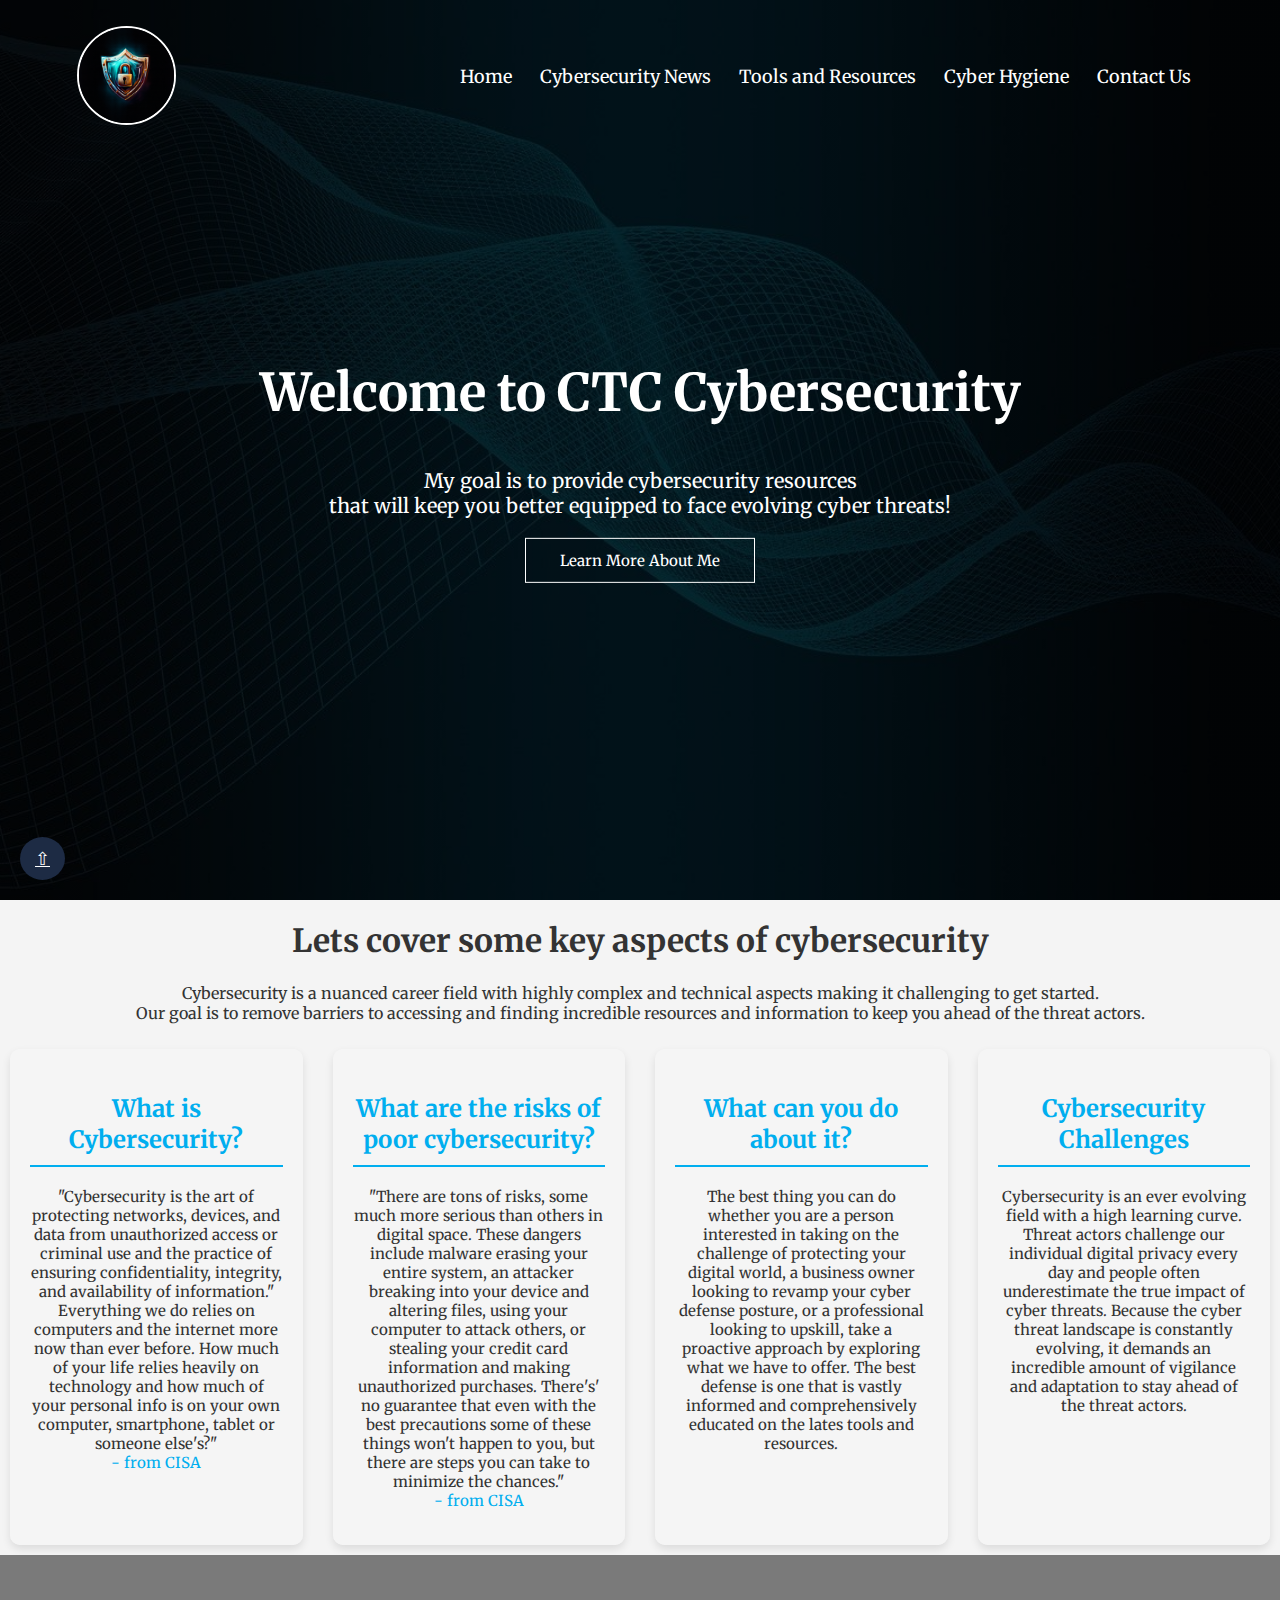
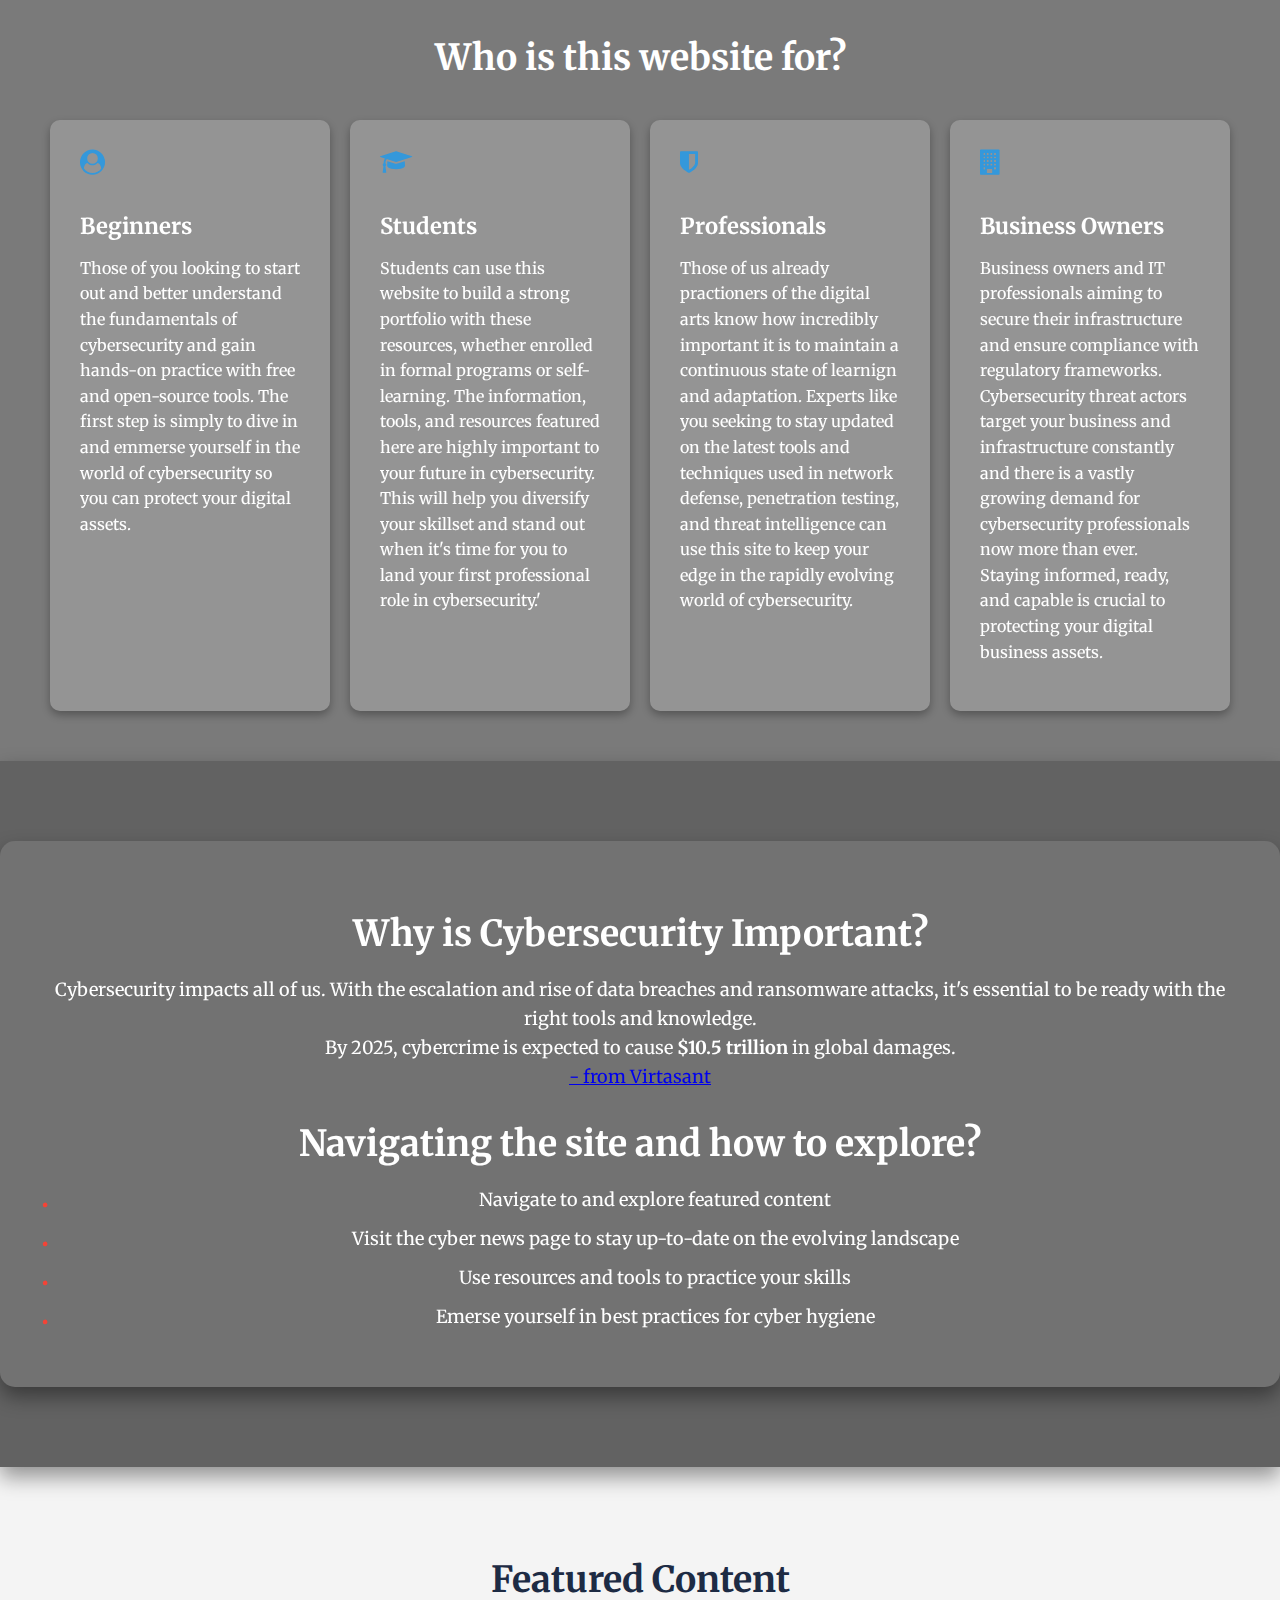
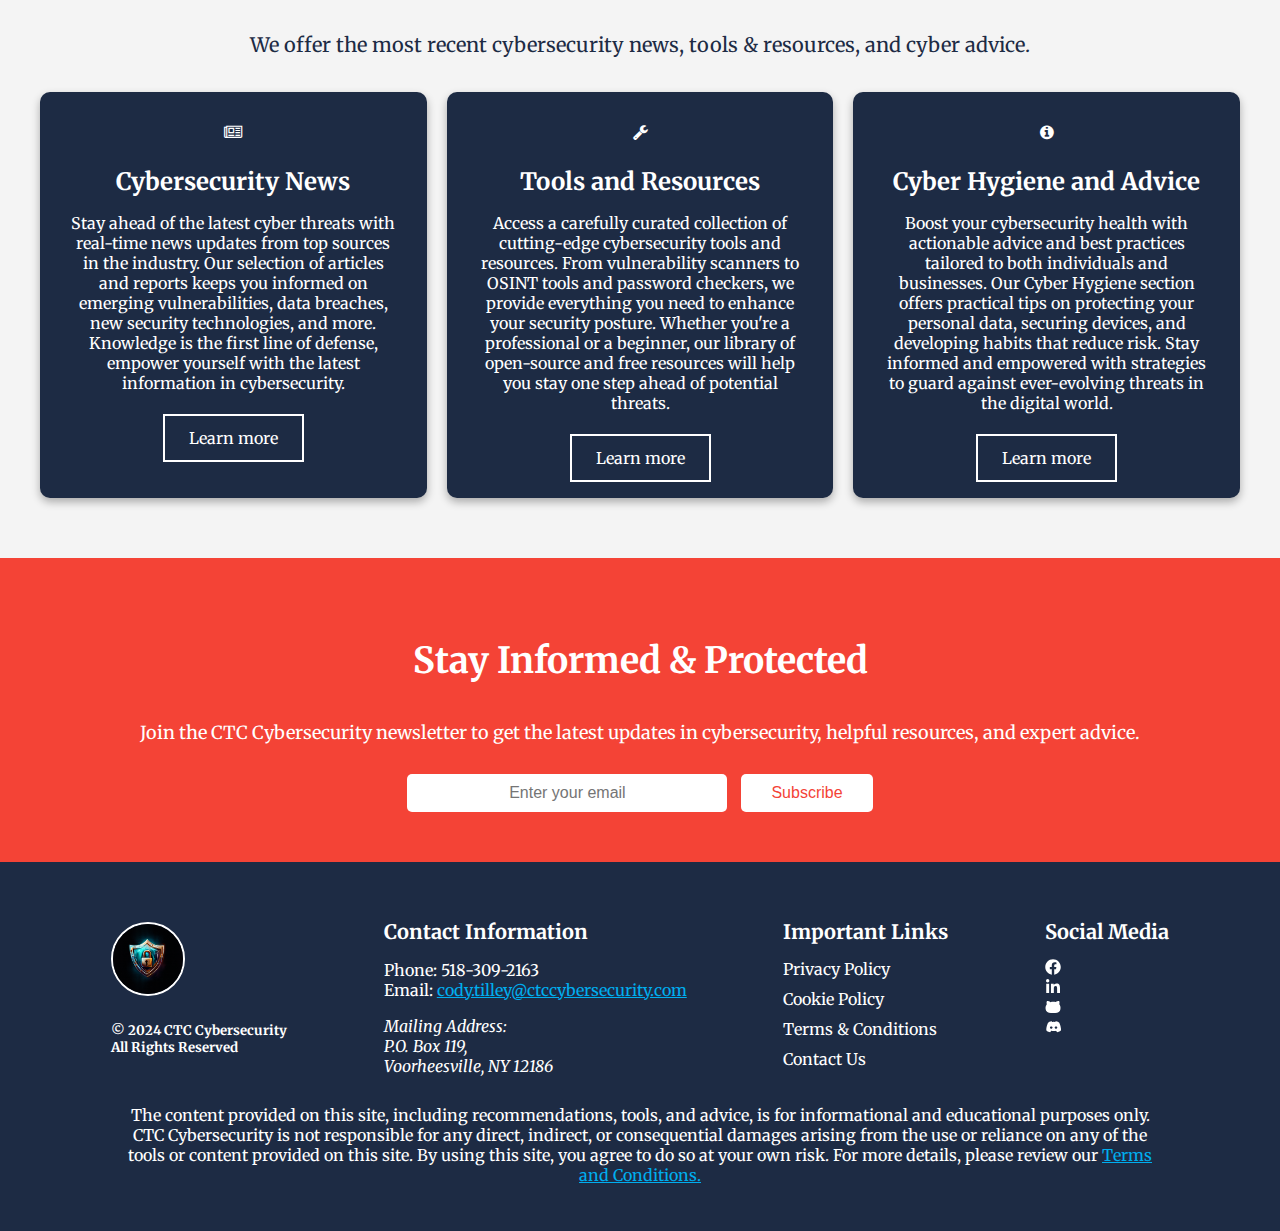
<file: index.html>
﻿<!DOCTYPE html>
<html lang="en">
<head>
    <meta charset="utf-8">
    <meta name="viewport" content="width=device-width, initial-scale=1.0">
    <!-- The content below uses SEO optimization strategies found on https://www.webfx.com/blog/seo/meta-tags/#:~:text=In%20SEO%2C%20meta%20tags%20are,engines%20index%20your%20pages%20better and https://www.searchenginejournal.com/important-tags-seo/156440/. Similar will appear on additional webpages for this site -->
    <title>CTC Cybersecurity Homepage - Cybersecurity Resources & Information</title>
    <meta name="description" content="Explore CTC Cybersecurity for cyber news, resources, tools, & advice.">
    <meta name="keywords" content="Cybersecurity, Cybersecurity Resources, Cyber Hygiene, Cybersecurity News, Cybersecurity Tools, Cyber Threats">
    <meta name="author" content="CTC Cybersecurity">
    <meta name="robots" content="index, follow">
    <link rel="canonical" href="https://ctccybersecurity.com/">
    <link rel="stylesheet" href="https://fonts.googleapis.com/css2?family=Merriweather:wght@300;400;700&amp;display=swap"> <!-- Font from Google -->
    <link rel="stylesheet" href="https://stackpath.bootstrapcdn.com/font-awesome/4.7.0/css/font-awesome.min.css"> <!-- All icons used across the site are from font awesome -->
    <link rel="stylesheet" href="css/style.css">
    <script src="https://www.google.com/recaptcha/enterprise.js?render=6LexB5EqAAAAACqKKbpcKBFSERNyj3nO7i33jMkc"></script>
</head>
<body>
    <!-- Header to be used across webpages with navigation menu (Need to redesign nav section for visual appeal and functionality)-->
    <section class="header">
        <nav>
            <a href="/index.html"><img src="images/ctclogo69.png" alt="CTC Cybersecurity Logo"></a> <!-- Logo created via: Microsoft Paint (2024). Image Creator AI Paint 11.2408.30.0 [AI Generated Image: “Create a cybersecurity logo with a lock and watercolor style”]. https://support.microsoft.com/en-us/windows/use-image-creator-in-paint-to-generate-ai-art-107a2b3a-62ea-41f5-a638-7bc6e6ea718f -->
            <!-- Normal navigation menu -->
            <div class="nav-links" id="navLinks">
                <ul>
                    <li><a href="/index.html">Home</a></li>
                    <li><a href="/cybernews.html">Cybersecurity News</a></li>
                    <li><a href="/toolsandresources.html">Tools and Resources</a></li>
                    <li><a href="/cyberhygiene.html">Cyber Hygiene</a></li>
                    <li><a href="/contact.html">Contact Us</a></li>
                </ul>
            </div>
        </nav>
        <!-- General headline for site -->
        <div class="headline">
            <h2>Welcome to CTC Cybersecurity</h2>
            <p>My goal is to provide cybersecurity resources<br>that will keep you better equipped to face evolving cyber threats!</p>
            <a href="../portfolio.html" class="about-btn">Learn More About Me</a>
        </div>
    </section>
    <!-- Intro highlighting the site and site contents -->
    <section class="introduction">
        <h1>Lets cover some key aspects of cybersecurity</h1>
        <p>Cybersecurity is a nuanced career field with highly complex and technical aspects making it challenging to get started.<br>Our goal is to remove barriers to accessing and finding incredible resources and information to keep you ahead of the threat actors.</p>
        <div class="flex-container">
            <div class="flex-box">
                <h3>What is Cybersecurity?</h3>
                <p>"Cybersecurity is the art of protecting networks, devices, and data from unauthorized access or criminal use and the practice of ensuring confidentiality, integrity, and availability of information."<br>Everything we do relies on computers and the internet more now than ever before. How much of your life relies heavily on technology and how much of your personal info is on your own computer, smartphone, tablet or someone else's?"<br><a href="https://www.virtasant.com/ai-today/cybercrime-costs-skyrocket-to-10-5-trillion-ai-in-cybersecurity-fights-back#:~:text=The%20annual%20cost%20of%20cybercrime%20will%20exceed%20%2410.5%20trillion%20USD,state%20of%20global%20cybersecurity%20today." target="_blank"> - from CISA</a></p> <!-- Quote used from Cisa, 2021 February 1 -->
            </div>
            <div class="flex-box">
                <h3>What are the risks of poor cybersecurity?</h3>
                <p>"There are tons of risks, some much more serious than others in digital space. These dangers include malware erasing your entire system, an attacker breaking into your device and altering files, using your computer to attack others, or stealing your credit card information and making unauthorized purchases. There's' no guarantee that even with the best precautions some of these things won't happen to you, but there are steps you can take to minimize the chances."<br><a href="https://www.virtasant.com/ai-today/cybercrime-costs-skyrocket-to-10-5-trillion-ai-in-cybersecurity-fights-back#:~:text=The%20annual%20cost%20of%20cybercrime%20will%20exceed%20%2410.5%20trillion%20USD,state%20of%20global%20cybersecurity%20today." target="_blank"> - from CISA</a></p> <!-- Quote used from Cisa, 2021 February 1 -->
            </div>
            <div class="flex-box">
                <h3>What can you do about it?</h3>
                <p>The best thing you can do whether you are a person interested in taking on the challenge of protecting your digital world, a business owner looking to revamp your cyber defense posture, or a professional looking to upskill, take a proactive approach by exploring what we have to offer. The best defense is one that is vastly informed and comprehensively educated on the lates tools and resources.</p>
            </div>
            <div class="flex-box">
                <h3>Cybersecurity Challenges</h3>
                <p>Cybersecurity is an ever evolving field with a high learning curve. Threat actors challenge our individual digital privacy every day and people often underestimate the true impact of cyber threats. Because the cyber threat landscape is constantly evolving, it demands an incredible amount of vigilance and adaptation to stay ahead of the threat actors.</p>
            </div>
        </div>
        <!-- Audience section -->
        <div class="audience">
            <h2>Who is this website for?</h2>
            <div class="audience-contents">
                <div class="audience-columns">
                    <div class="audience-box">
                        <i class="fa fa-user-circle"></i>
                        <h3>Beginners</h3>
                        <p>Those of you looking to start out and better understand the fundamentals of cybersecurity and gain hands-on practice with free and open-source tools. The first step is simply to dive in and emmerse yourself in the world of cybersecurity so you can protect your digital assets.</p>
                    </div>
                    <div class="audience-box">
                        <i class="fa fa-graduation-cap"></i>
                        <h3>Students</h3>
                        <p>Students can use this website to build a strong portfolio with these resources, whether enrolled in formal programs or self-learning. The information, tools, and resources featured here are highly important to your future in cybersecurity. This will help you diversify your skillset and stand out when it's time for you to land your first professional role in cybersecurity.'</p>
                    </div>
                    <div class="audience-box">
                        <i class="fa fa-shield"></i>
                        <h3>Professionals</h3>
                        <p>Those of us already practioners of the digital arts know how incredibly important it is to maintain a continuous state of learnign and adaptation. Experts like you seeking to stay updated on the latest tools and techniques used in network defense, penetration testing, and threat intelligence can use this site to keep your edge in the rapidly evolving world of cybersecurity.</p>
                    </div>
                    <div class="audience-box">
                        <i class="fa fa-building"></i>
                        <h3>Business Owners</h3>
                        <p>Business owners and IT professionals aiming to secure their infrastructure and ensure compliance with regulatory frameworks. Cybersecurity threat actors target your business and infrastructure constantly and there is a vastly growing demand for cybersecurity professionals now more than ever. Staying informed, ready, and capable is crucial to protecting your digital business assets.</p>
                    </div>
                </div>
            </div>
        </div>
    </section>
    <!-- Information section for homepage and site use section -->
    <section class="info-box">
        <div class="info-box-container">
            <h2>Why is Cybersecurity Important?</h2>
            <p>Cybersecurity impacts all of us. With the escalation and rise of data breaches and ransomware attacks, it's essential to be ready with the right tools and knowledge.<br>By 2025, cybercrime is expected to cause <strong>$10.5 trillion</strong> in global damages.<br><a href="https://www.virtasant.com/ai-today/cybercrime-costs-skyrocket-to-10-5-trillion-ai-in-cybersecurity-fights-back#:~:text=The%20annual%20cost%20of%20cybercrime%20will%20exceed%20%2410.5%20trillion%20USD,state%20of%20global%20cybersecurity%20today." target="_blank"> - from Virtasant</a></p> <!-- Statistic from Virtasant, 2024 July 30 -->
            <div class="audiences-steps">
                <h2>Navigating the site and how to explore?</h2>
                <ul>
                    <li>Navigate to and explore featured content</li>
                    <li>Visit the cyber news page to stay up-to-date on the evolving landscape</li>
                    <li>Use resources and tools to practice your skills</li>
                    <li>Emerse yourself in best practices for cyber hygiene</li>
                </ul>
            </div>
        </div>
    </section>
    <!-- Featured content section with links to those pages -->
    <section class="featuredcontent">
        <h2>Featured Content</h2>
        <p>We offer the most recent cybersecurity news, tools & resources, and cyber advice.</p>
        <div class="features-container">
            <div class="features-box">
                <i class="fa fa-newspaper-o"></i>
                <h3>Cybersecurity News</h3>
                <p>Stay ahead of the latest cyber threats with real-time news updates from top sources in the industry. Our selection of articles and reports keeps you informed on emerging vulnerabilities, data breaches, new security technologies, and more. Knowledge is the first line of defense, empower yourself with the latest information in cybersecurity.</p>
                <a href="/cybernews.html" class="learnmore-btn">Learn more</a>
            </div>
            <div class="features-box">
                <i class="fa fa-wrench"></i>
                <h3>Tools and Resources</h3>
                <p>Access a carefully curated collection of cutting-edge cybersecurity tools and resources. From vulnerability scanners to OSINT tools and password checkers, we provide everything you need to enhance your security posture. Whether you're a professional or a beginner, our library of open-source and free resources will help you stay one step ahead of potential threats.</p>
                <a href="/toolsandresources.html" class="learnmore-btn">Learn more</a>
            </div>
            <div class="features-box">
                <i class="fa fa-info-circle"></i>
                <h3>Cyber Hygiene and Advice</h3>
                <p>Boost your cybersecurity health with actionable advice and best practices tailored to both individuals and businesses. Our Cyber Hygiene section offers practical tips on protecting your personal data, securing devices, and developing habits that reduce risk. Stay informed and empowered with strategies to guard against ever-evolving threats in the digital world.</p>
                <a href="/cyberhygiene.html" class="learnmore-btn">Learn more</a>
            </div>
        </div>
    </section>
    <!-- Newsletter section -->
    <section class="newsletter">
        <h2>Stay Informed & Protected</h2>
        <p>Join the CTC Cybersecurity newsletter to get the latest updates in cybersecurity, helpful resources, and expert advice.</p>
        <form class="newsletter-form" id="newsletter-form" action="/captcha.php" method="POST">
            <input class="newsletter-input" type="email" name="email" placeholder="Enter your email" required>
            <button class="newsletter-btn" type="submit">Subscribe</button>
            <div class="g-recaptcha-container">
                <div id="g-recaptcha" class="g-recaptcha"></div>
            </div>
        </form>
    </section>
    <!-- Inline JS modified from googles developer guide https://cloud.google.com/recaptcha/docs/overview -->
    <script>
        document.getElementById("newsletter-form").addEventListener("submit", async (e) => {
            e.preventDefault();
            const email = document.querySelector('.newsletter-input').value;
            if (!email) {
                alert('Please enter a valid email address.');
                return;
            }
            grecaptcha.enterprise.ready(async () => {
                try {
                    const token = await grecaptcha.enterprise.execute('6LexB5EqAAAAACqKKbpcKBFSERNyj3nO7i33jMkc', { action: 'submit' });
                    const formData = new FormData();
                    formData.append('email', email);
                    formData.append('g-recaptcha-response', token);
                    const response = await fetch('captcha.php', {
                        method: 'POST',
                        body: formData,
                    });
                    const result = await response.json();
                    if (result.status === 'success') {
                        alert(result.message);
                        document.getElementById("newsletter-form").reset();
                        grecaptcha.enterprise.ready(() => {
                            grecaptcha.enterprise.execute('6LexB5EqAAAAACqKKbpcKBFSERNyj3nO7i33jMkc', { action: 'submit' });
                        });
                    } else {
                        alert(result.message || 'An error occurred, try again.');
                    }
                } catch (error) {
                    console.error('Error:', error);
                    alert('There was an error processing your request, try again later.');
                }
            });
        });
    </script>
    <!-- Footer to be used across all pages -->
    <footer>
        <div class="footercontainer">
            <div class="footerlogo">
                <img src="images/ctclogo69.png" alt="CTC Cybersecurity Logo">
                <h5>&copy; 2024 CTC Cybersecurity<br>All Rights Reserved</h5>
            </div>
            <!-- Footer contact info (email, phone, address) -->
            <div class="footercontact">
                <h4>Contact Information</h4>
                <p>Phone: 518-309-2163<br>Email: <a href="mailto:cody.tilley@ctccybersecurity.com">cody.tilley@ctccybersecurity.com</a></p>
                <address>Mailing Address:<br>P.O. Box 119,<br>Voorheesville, NY 12186</address>
            </div>
            <!-- Quicklinks section for important pages -->
            <div class="footernavigation">
                <h4>Important Links</h4>
                <ul>
                    <li><a href="/privacypolicy.html" target="_blank">Privacy Policy</a></li>
                    <li><a href="/cookiepolicy.html" target="_blank">Cookie Policy</a></li>
                    <li><a href="/termsandconditions.html" target="_blank">Terms & Conditions</a></li>
                    <li><a href="/contact.html" target="_blank">Contact Us</a></li>
                </ul>
            </div>
            <!-- Footer social media contact -->
            <div class="footersocialmedia">
                <h4>Social Media</h4>
                <a href="https://www.facebook.com/cta0930/" target="_blank">
                    <svg stroke="currentColor" fill="currentColor" stroke-width="0" viewBox="0 0 512 512" height="1em" width="1em" xmlns="http://www.w3.org/2000/svg">
                        <path d="M504 256C504 119 393 8 256 8S8 119 8 256c0 123.78 90.69 226.38 209.25 245V327.69h-63V256h63v-54.64c0-62.15 37-96.48 93.67-96.48 27.14 0 55.52 4.84 55.52 4.84v61h-31.28c-30.8 0-40.41 19.12-40.41 38.73V256h68.78l-11 71.69h-57.78V501C413.31 482.38 504 379.78 504 256z" />
                    </svg>
                </a>
                <br>
                <a href="https://www.linkedin.com/in/ctilley0124/" target="_blank">
                    <svg stroke="currentColor" fill="currentColor" stroke-width="0" viewBox="0 0 448 512" height="1em" width="1em" xmlns="http://www.w3.org/2000/svg">
                        <path d="M100.28 448H7.4V148.9h92.88zM53.79 108.1C24.09 108.1 0 83.5 0 53.8a53.79 53.79 0 0 1 107.58 0c0 29.7-24.1 54.3-53.79 54.3zM447.9 448h-92.68V302.4c0-34.7-.7-79.2-48.29-79.2-48.29 0-55.69 37.7-55.69 76.7V448h-92.78V148.9h89.08v40.8h1.3c12.4-23.5 42.69-48.3 87.88-48.3 94 0 111.28 61.9 111.28 142.3V448z"></path>
                    </svg>
                </a>
                <br>
                <a href="https://github.com/cta0930" target="_blank">
                    <svg stroke="currentColor" fill="currentColor" stroke-width="0" viewBox="0 0 480 512" height="1em" width="1em" xmlns="http://www.w3.org/2000/svg">
                        <path d="M186.1 328.7c0 20.9-10.9 55.1-36.7 55.1s-36.7-34.2-36.7-55.1 10.9-55.1 36.7-55.1 36.7 34.2 36.7 55.1zM480 278.2c0 31.9-3.2 65.7-17.5 95-37.9 76.6-142.1 74.8-216.7 74.8-75.8 0-186.2 2.7-225.6-74.8-14.6-29-20.2-63.1-20.2-95 0-41.9 13.9-81.5 41.5-113.6-5.2-15.8-7.7-32.4-7.7-48.8 0-21.5 4.9-32.3 14.6-51.8 45.3 0 74.3 9 108.8 36 29-6.9 58.8-10 88.7-10 27 0 54.2 2.9 80.4 9.2 34-26.7 63-35.2 107.8-35.2 9.8 19.5 14.6 30.3 14.6 51.8 0 16.4-2.6 32.7-7.7 48.2 27.5 32.4 39 72.3 39 114.2z"></path>
                    </svg>
                </a>
                <br>
                <a href="https://discord.com/users/695969247825887243/" target="_blank">
                    <svg stroke="currentColor" fill="currentColor" stroke-width="0" viewBox="5 5 13 13" height="1em" width="1em" xmlns="http://www.w3.org/2000/svg">
                        <path d="M13.914 14.58a8.998 8.998 0 0 1-.484.104 7.06 7.06 0 0 1-2.664-.01c-.154-.03-.372-.083-.653-.158l-.921 1.197c-2.273-.073-3.137-1.596-3.137-1.596 0-3.381 1.481-6.122 1.481-6.122 1.481-1.133 2.89-1.102 2.89-1.102l.403.525a1.12 1.12 0 0 1 .112-.01 8.527 8.527 0 0 1 2.314.01l.442-.525s1.41-.031 2.89 1.103c0 0 1.482 2.74 1.482 6.121 0 0-.875 1.522-3.148 1.596l-1.007-1.134zM10.076 11C9.475 11 9 11.45 9 12s.485 1 1.076 1c.6 0 1.075-.45 1.075-1 .01-.55-.474-1-1.075-1zm3.848 0c-.6 0-1.075.45-1.075 1s.485 1 1.075 1c.601 0 1.076-.45 1.076-1s-.475-1-1.076-1z"></path>
                    </svg>
                </a>
            </div>
        </div>
        <!-- Footer banner for disclosure and legal use -->
        <div class="footerbanner">
            <p>
                The content provided on this site, including recommendations, tools, and advice, is for informational and educational purposes only.
                CTC Cybersecurity is not responsible for any direct, indirect, or consequential damages arising from the use or reliance on any of the tools or content provided on this site. By using this site, you agree to do so at your own risk. For more details, please review our <a href="/termsandconditions.html" target="_blank">Terms and Conditions.</a>
            </p>
        </div>
    </footer>
    <!-- Scroll to top function -->
    <a href="#top" class="scroll-to-top" id="scrolltoTopBtn">
        &#8679;
    </a>
    <script src="js/script.js"></script>
    <!-- Through some research on SEO optimization and Schemas I created this: https://json-schema.org/specification. This will be implemented on main pages throughout the site -->
    <script type="application/ld+json">
        {
            "@context": "https://schema.org",
            "@type: "Organization",
            "name": "CTC Cybersecurity",
            "url": "https://ctccybersecurity.com/",
            "logo": "https://ctccybersecurity.com/images/ctclogo69.png",
            "sameAs": [
                "https://www.facebook.com/cta0930/",
                "https://www.linkedin.com/in/ctilley0124",
                "https://github.co/cta0930",
                "https://discord.com/users/695969247825887243/",
            ],
            "contactPoint": {
                "@type": "ContactPoint",
                "telephone": "+1-518-309-2163",
                "email": "cody.tilley@ctccybersecurity.com",
                "contactType": "Customer Service"
            }
        }
    </script>
</body>
</html>
</file>
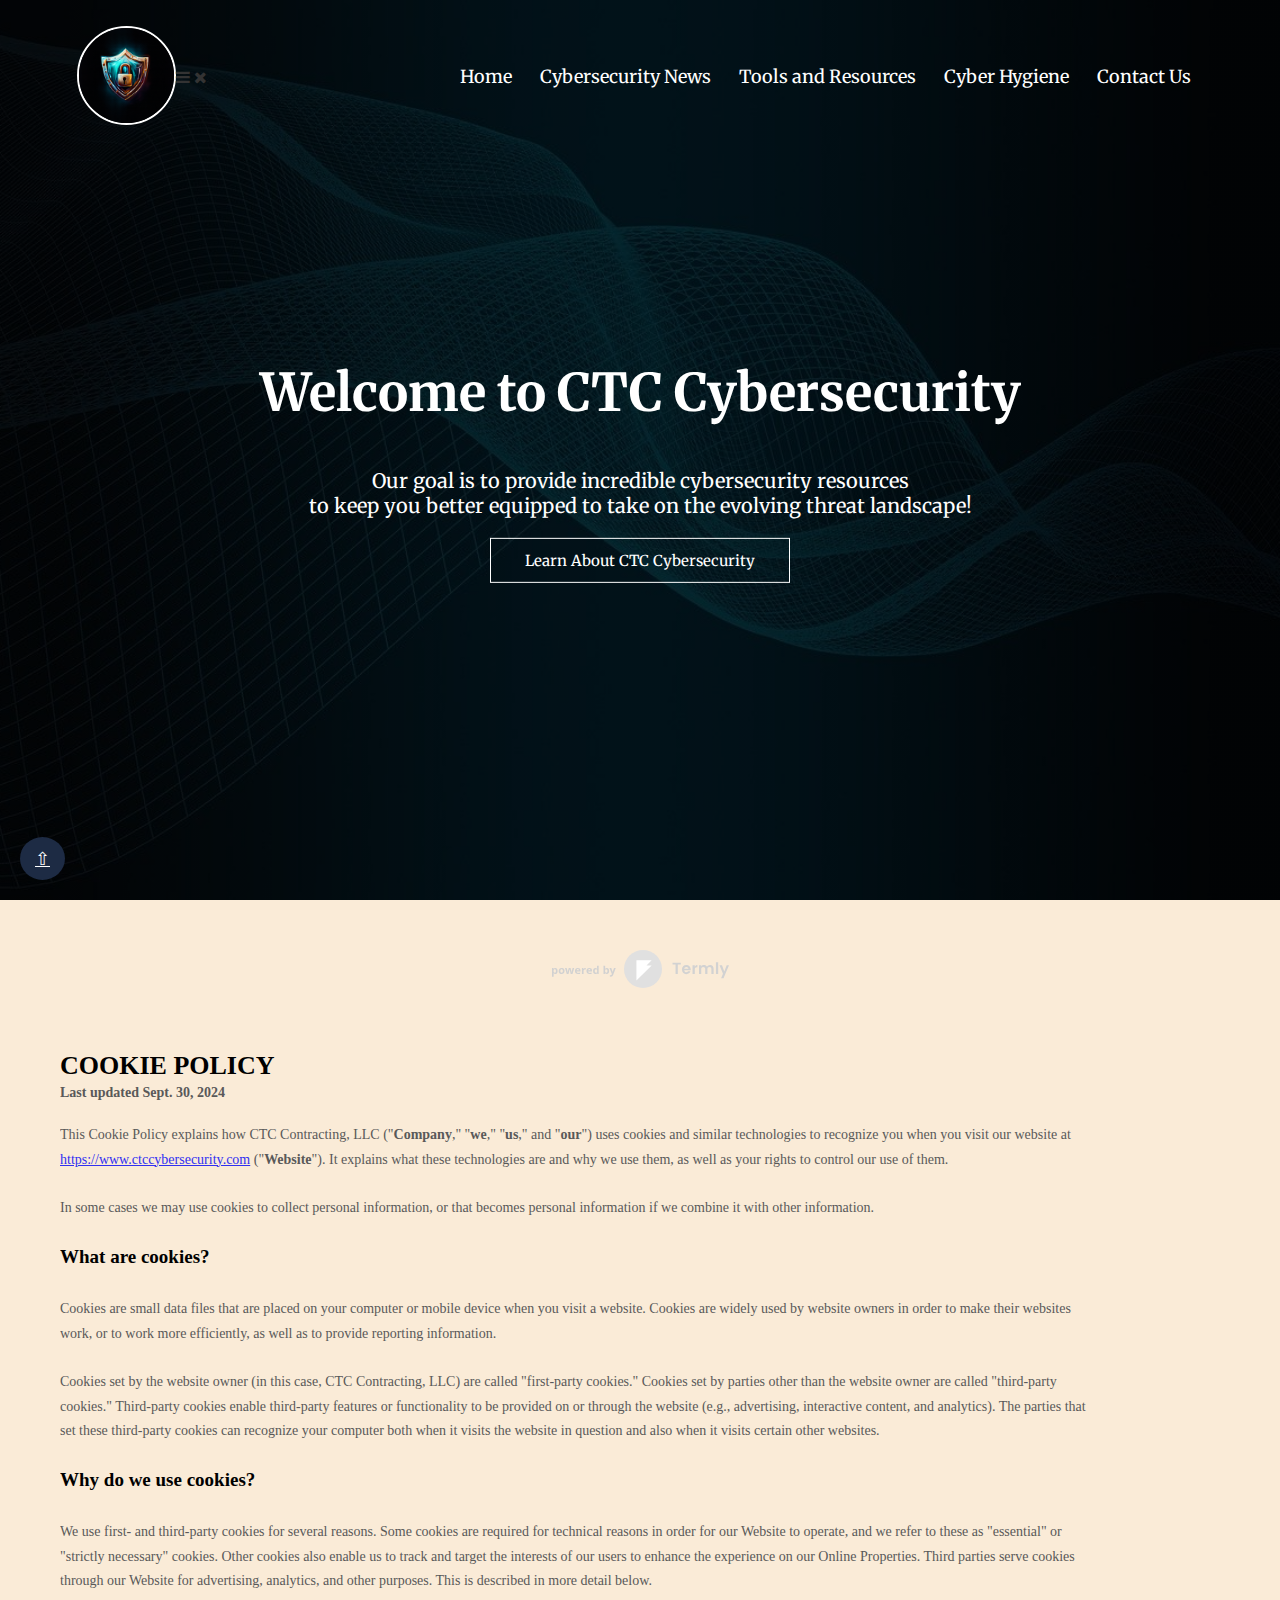
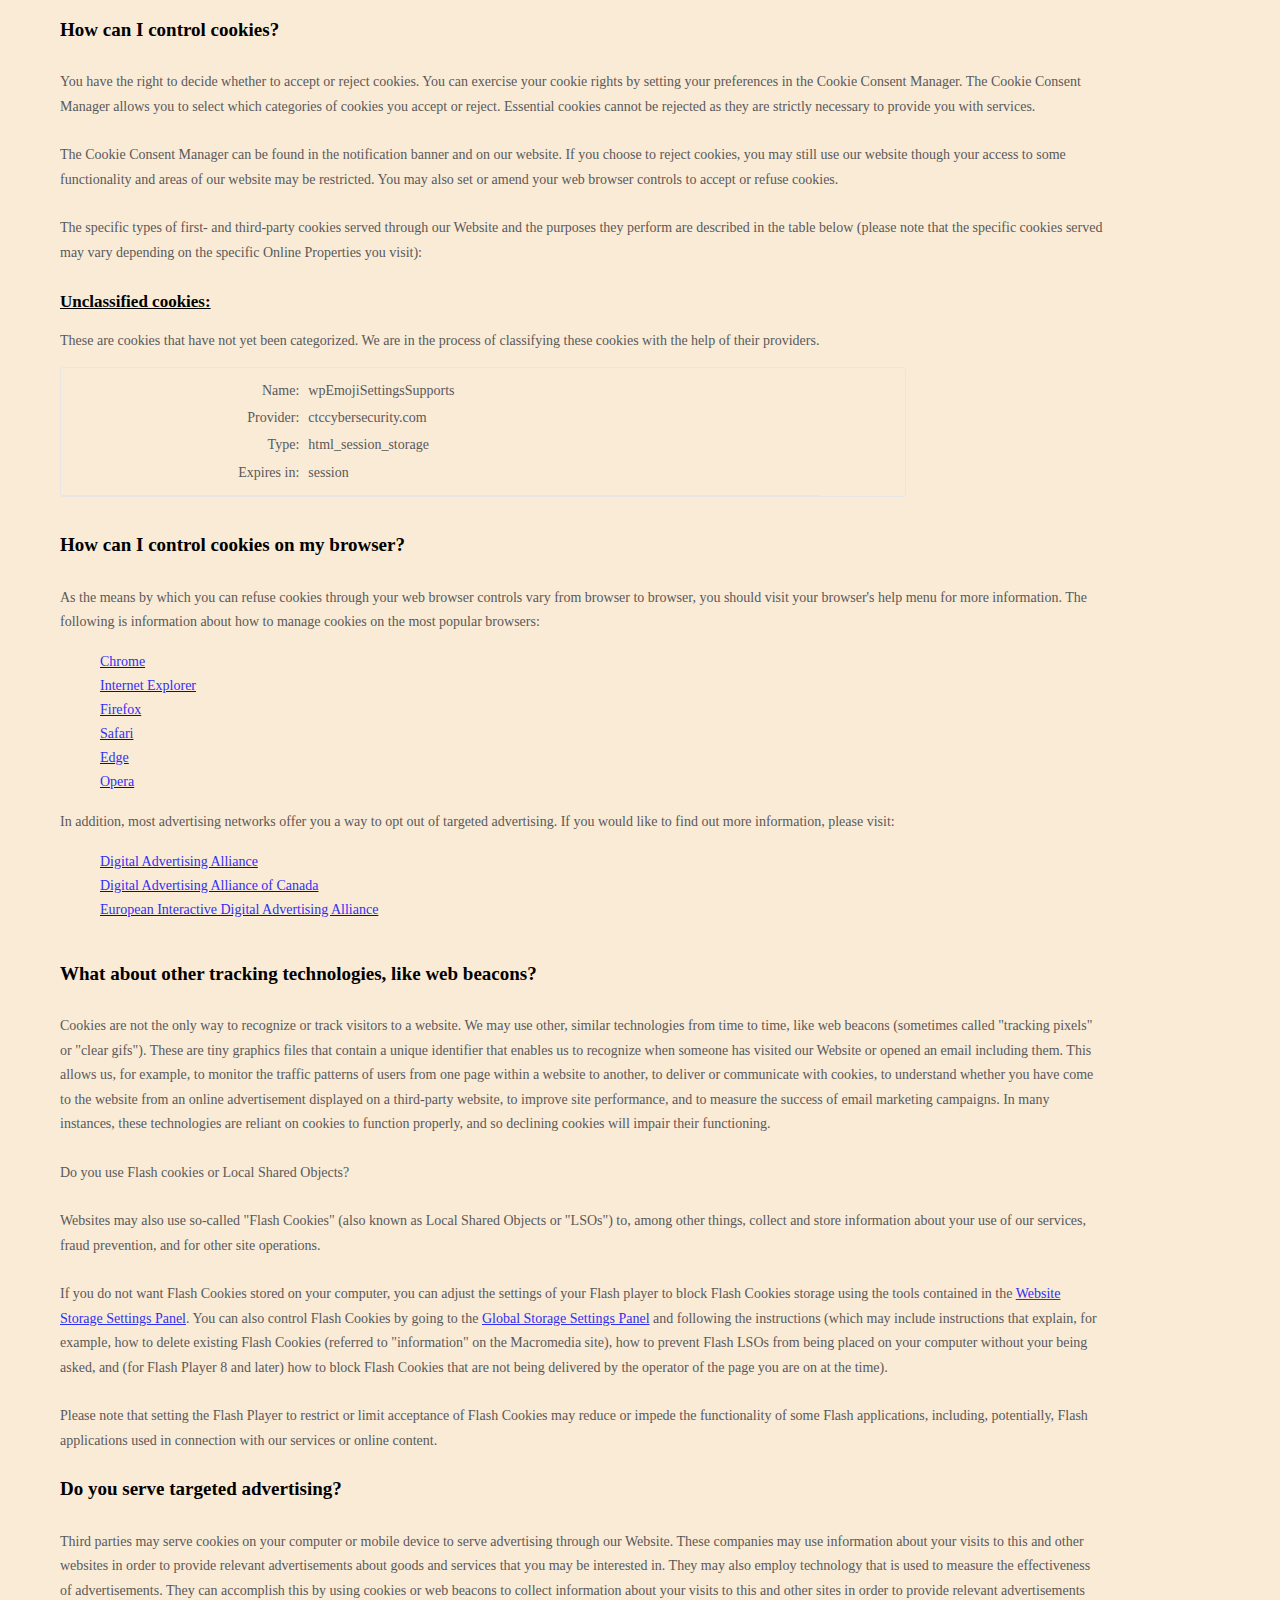
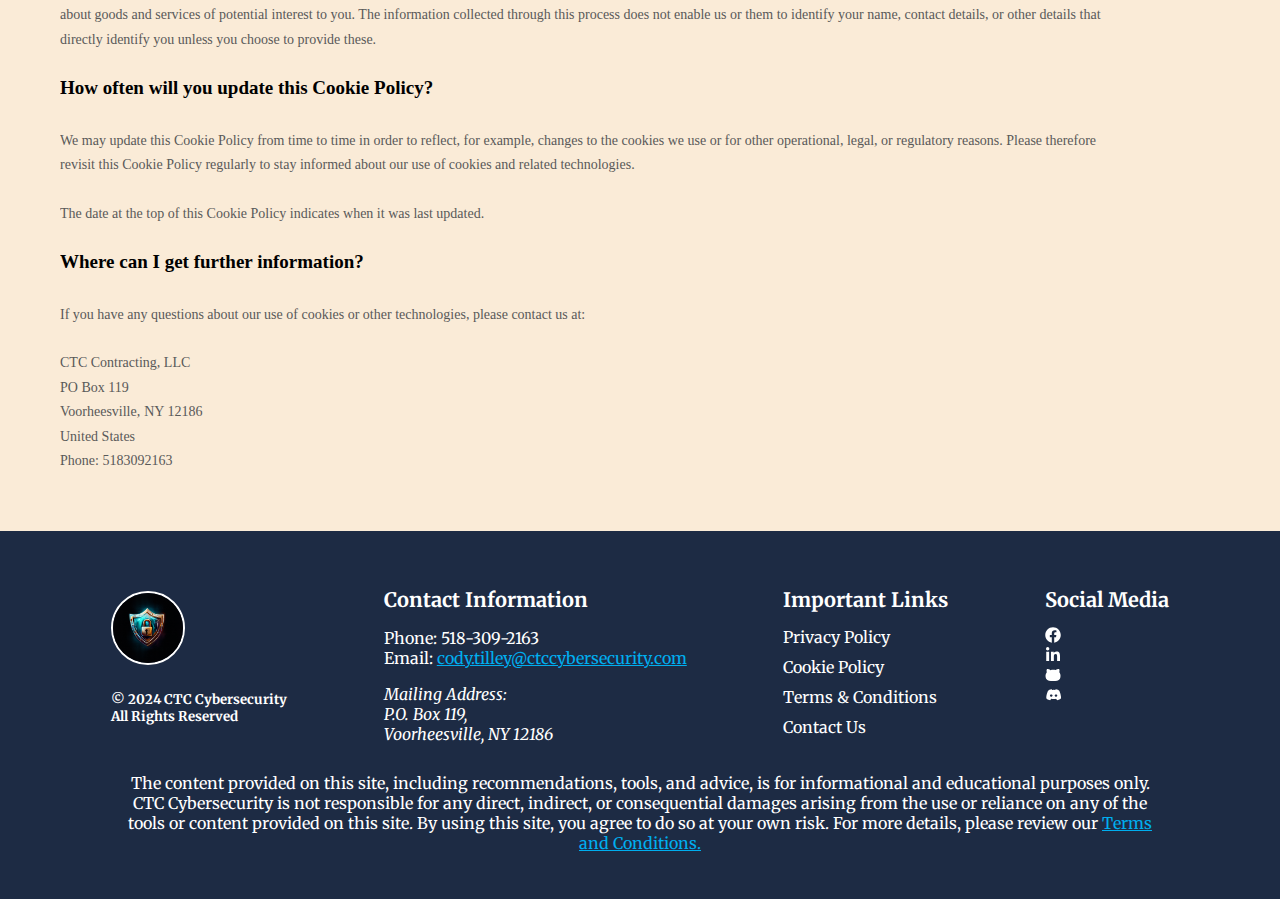
<file: cookiepolicy.html>
﻿<!DOCTYPE html>
<html>
<head>
    <meta charset="utf-8">
    <meta name="viewport" content="width=device-width, initial-scale=1.0">
    <title>CTC Cybersecurity Cookie Policy Page</title>
    <link rel="canonical" href="https://ctccybersecurity.com/cookiepolicy">
    <link rel="stylesheet" href="css/style.css">
    <link rel="stylesheet" href="https://fonts.googleapis.com/css2?family=Merriweather:wght@300;400;700&amp;display=swap"> <!-- Font from Google -->
    <link rel="stylesheet" href="https://stackpath.bootstrapcdn.com/font-awesome/4.7.0/css/font-awesome.min.css"> <!-- All icons used across the site are from font awesome -->
    <script src="js/script.js"></script> <!-- One js file so far but may need to separate with rss feeds in cyber news page //Having issues with content load speeds// -->
    <style>
        html, body {
            overflow-x: hidden;
            margin: 0;
            padding: 0;
        }

        .cookiepolicybulkformat {
            background-color: antiquewhite;
            border: black;
            padding: 50px;
        }

        [data-custom-class='body'], [data-custom-class='body'] * {
            background: transparent !important;
            box-sizing: border-box;
            max-width: 90%;
            overflow-x: hidden;
        }

        [data-custom-class='title'], [data-custom-class='title'] * {
            font-family: Garamond !important;
            font-size: 26px !important;
            color: #000000 !important;
        }

        [data-custom-class='subtitle'], [data-custom-class='subtitle'] * {
            font-family: Garamond !important;
            color: #595959 !important;
            font-size: 14px !important;
        }

        [data-custom-class='heading_1'], [data-custom-class='heading_1'] * {
            font-family: Garamond !important;
            font-size: 19px !important;
            color: #000000 !important;
        }

        [data-custom-class='heading_2'], [data-custom-class='heading_2'] * {
            font-family: Garamond !important;
            font-size: 17px !important;
            color: #000000 !important;
        }

        [data-custom-class='body_text'], [data-custom-class='body_text'] * {
            color: #595959 !important;
            font-size: 14px !important;
            font-family: Garamond !important;
        }

        [data-custom-class='link'], [data-custom-class='link'] * {
            color: #3030F1 !important;
            font-size: 14px !important;
            font-family: Garamond !important;
            word-break: break-word !important;
        }

        .content-wrapper {
            max-width: 100%;
            overflow-x: hidden;
            padding: 10px;
        }
    </style>
</head>
<body>
    <!-- Header to be used across webpages with navigation menu (Need to redesign nav section for visual appeal and functionality)-->
    <section class="header">
        <nav>
            <a href="/index.html"><img src="images/ctclogo69.png" alt="CTC Logo"></a>
            <!-- hamburger menu for smaller screens //currently not working correctly due to js potentially and need to reorginze the html and css// -->
            <div class="hiddenmenu" id="menuIcon">
                <i class="fa fa-bars" onclick="toggleMenu()"></i>
                <i class="fa fa-times" onclick="toggleMenu()"></i>
            </div>
            <div class="nav-links" id="navLinks">
                <ul>
                    <li><a href="/index.html">Home</a></li>
                    <li><a href="/cybernews.html">Cybersecurity News</a></li>
                    <li><a href="/toolsandresources.html">Tools and Resources</a></li>
                    <li><a href="/cyberhygiene.html">Cyber Hygiene</a></li>
                    <li><a href="/contact.html">Contact Us</a></li>
                </ul>
            </div>
        </nav>
        <!-- General headline for site -->
        <div class="headline">
            <h2>Welcome to CTC Cybersecurity</h2>
            <p>Our goal is to provide incredible cybersecurity resources<br />to keep you better equipped to take on the evolving threat landscape!</p>
            <a href="/about.html" class="about-btn">Learn About CTC Cybersecurity</a>
        </div>
    </section>
    <section class="cookiepolicybulkformat">
        <span style="display: block;margin: 0 auto 3.125rem;width: 11.125rem;height: 2.375rem;background: url([data-uri]) center no-repeat;"></span>
        <div data-custom-class="body" class="content-wrapper">
            <div><strong><span style="font-size: 26px;"><span data-custom-class="title">COOKIE POLICY</span></span></strong></div>

            <div><span style="color: rgb(127, 127, 127);"><strong><span style="font-size: 15px;"><span data-custom-class="subtitle">Last updated <bdt class="question">Sept. 30, 2024</bdt></span></span></strong></span></div>
            <div><br></div>
            <div style="line-height: 1.5;"><span style="color: rgb(127, 127, 127);"><span style="color: rgb(89, 89, 89); font-size: 15px;"><span data-custom-class="body_text">This Cookie Policy explains how <bdt class="question">CTC Contracting, LLC</bdt> ("<strong>Company</strong>," "<strong>we</strong>," "<strong>us</strong>," and "<strong>our</strong>") uses cookies and similar technologies to recognize you when you visit our website at </span></span><span style="color: rgb(0, 58, 250); font-size: 15px;"><span data-custom-class="body_text"><bdt class="question"><a href="https://www.ctccybersecurity.com" target="_blank" data-custom-class="link" rel="noopener">https://www.ctccybersecurity.com</a></bdt></span></span><span style="color: rgb(89, 89, 89); font-size: 15px;"><span data-custom-class="body_text"> ("<strong>Website</strong>"). It explains what these technologies are and why we use them, as well as your rights to control our use of them.</span></span></span></div>
            <div style="line-height: 1.5;"><br></div>
            <div style="line-height: 1.5;"><span style="color: rgb(127, 127, 127);"><span style="color: rgb(89, 89, 89); font-size: 15px;"><span data-custom-class="body_text">In some cases we may use cookies to collect personal information, or that becomes personal information if we combine it with other information.</span></span></span></div>
            <div style="line-height: 1.5;"><br></div>
            <div style="line-height: 1.5;"><span style="color: rgb(127, 127, 127);"><span style="color: rgb(0, 0, 0); font-size: 15px;"><strong><span data-custom-class="heading_1">What are cookies?</span></strong></span></span></div>
            <div style="line-height: 1.5;"><br></div>
            <div style="line-height: 1.5;"><span style="color: rgb(127, 127, 127);"><span style="color: rgb(89, 89, 89); font-size: 15px;"><span data-custom-class="body_text">Cookies are small data files that are placed on your computer or mobile device when you visit a website. Cookies are widely used by website owners in order to make their websites work, or to work more efficiently, as well as to provide reporting information.</span></span></span></div>
            <div style="line-height: 1.5;"><br></div>
            <div style="line-height: 1.5;"><span style="color: rgb(127, 127, 127);"><span style="color: rgb(89, 89, 89); font-size: 15px;"><span data-custom-class="body_text">Cookies set by the website owner (in this case, <bdt class="question">CTC Contracting, LLC</bdt>) are called "first-party cookies." Cookies set by parties other than the website owner are called "third-party cookies." Third-party cookies enable third-party features or functionality to be provided on or through the website (e.g., advertising, interactive content, and analytics). The parties that set these third-party cookies can recognize your computer both when it visits the website in question and also when it visits certain other websites.</span></span></span></div>
            <div style="line-height: 1.5;"><br></div>
            <div style="line-height: 1.5;"><span style="color: rgb(127, 127, 127);"><span style="color: rgb(0, 0, 0); font-size: 15px;"><strong><span data-custom-class="heading_1">Why do we use cookies?</span></strong></span></span></div>
            <div style="line-height: 1.5;"><br></div>
            <div style="line-height: 1.5;"><span style="color: rgb(127, 127, 127);"><span style="color: rgb(89, 89, 89); font-size: 15px;"><span data-custom-class="body_text">We use first-<bdt class="block-component"></bdt> and third-<bdt class="statement-end-if-in-editor"></bdt>party cookies for several reasons. Some cookies are required for technical reasons in order for our Website to operate, and we refer to these as "essential" or "strictly necessary" cookies. Other cookies also enable us to track and target the interests of our users to enhance the experience on our Online Properties. <bdt class="block-component"></bdt>Third parties serve cookies through our Website for advertising, analytics, and other purposes. <bdt class="statement-end-if-in-editor"></bdt>This is described in more detail below.</span></span></span></div>
            <div style="line-height: 1.5;"><br></div>
            <div style="line-height: 1.5;"><span style="color: rgb(127, 127, 127);"><span style="color: rgb(89, 89, 89); font-size: 15px;"><span style="font-size: 15px; color: rgb(89, 89, 89);"><span style="font-size: 15px; color: rgb(89, 89, 89);"><span id="control" style="color: rgb(0, 0, 0);"><strong><span data-custom-class="heading_1">How can I control cookies?</span></strong></span></span></span></span></span></div>
            <div style="line-height: 1.5;"><br></div>
            <div style="line-height: 1.5;"><span style="font-size: 15px; color: rgb(89, 89, 89);"><span style="font-size: 15px; color: rgb(89, 89, 89);"><span data-custom-class="body_text">You have the right to decide whether to accept or reject cookies. You can exercise your cookie rights by setting your preferences in the Cookie Consent Manager. The Cookie Consent Manager allows you to select which categories of cookies you accept or reject. Essential cookies cannot be rejected as they are strictly necessary to provide you with services.</span></span></span></div>
            <div style="line-height: 1.5;"><br></div>
            <div style="line-height: 1.5;"><span style="font-size: 15px; color: rgb(89, 89, 89);"><span style="font-size: 15px; color: rgb(89, 89, 89);"><span data-custom-class="body_text">The Cookie Consent Manager can be found in the notification banner and on our website. If you choose to reject cookies, you may still use our website though your access to some functionality and areas of our website may be restricted. You may also set or amend your web browser controls to accept or refuse cookies.</span></span></span></div>
            <div style="line-height: 1.5;"><br></div>
            <div style="line-height: 1.5;"><span style="font-size: 15px; color: rgb(89, 89, 89);"><span style="font-size: 15px; color: rgb(89, 89, 89);"><span data-custom-class="body_text">The specific types of first- and third-party cookies served through our Website and the purposes they perform are described in the table below (please note that the specific cookies served may vary depending on the specific Online Properties you visit):</span></span></span><span style="font-size: 15px;"></div>
            <div style="line-height: 1.5;"><span data-custom-class="heading_2" style="color: rgb(0, 0, 0);"><span style="font-size: 15px;"><strong><u><br>Unclassified cookies:</u></strong></span></span></div>
            <div>
                <p style="font-size: 15px; line-height: 1.5;"><span style="color: rgb(127, 127, 127);"><span style="color: rgb(89, 89, 89); font-size: 15px;"><span data-custom-class="body_text">These are cookies that have not yet been categorized. We are in the process of classifying these cookies with the help of their providers.</span></span></span></p>
                <div><span data-custom-class="body_text"><section data-custom-class="body_text" style="width: 100%; border: 1px solid #e6e6e6; margin: 0 0 10px; border-radius: 3px;"><div style="padding: 8px 13px; border-bottom: 1px solid #e6e6e6;"><table style="width: 100%;"><tbody><tr style="font-family: Roboto, Arial; font-size: 12px; line-height: 1.67; margin: 0 0 8px; vertical-align: top;"><td style="text-align: right; color: rgb(25, 36, 60); min-width: 80px;">Name:</td><td style="display: inline-block; margin-left: 5px;"><span style="color: #8b93a7; word-break: break-all;">wpEmojiSettingsSupports</span></td></tr><tr style="font-family: Roboto, Arial; font-size: 12px; line-height: 1.67; margin: 0 0 8px; vertical-align: top;"><td style="text-align: right; color: rgb(25, 36, 60); min-width: 80px;">Provider:</td><td style="display: inline-block; margin-left: 5px;"><span style="color: #8b93a7; word-break: break-all;">ctccybersecurity.com</span></td></tr><tr style="font-family: Roboto, Arial; font-size: 12px; line-height: 1.67; margin: 0 0 8px; vertical-align: top;"><td style="text-align: right; color: #19243c; min-width: 80px;">Type:</td><td style="display: inline-block; margin-left: 5px;"><span style="color: #8b93a7; word-break: break-all;">html_session_storage</span></td></tr><tr style="font-family: Roboto, Arial; font-size: 12px; line-height: 1.67; margin: 0 0 8px; vertical-align: top;"><td style="text-align: right; color: #19243c; min-width: 80px;">Expires in:</td><td style="display: inline-block; margin-left: 5px;"><span style="color: #8b93a7; word-break: break-all;">session</span></td></tr></tbody></table></div></section></span></div>
            </div>
            <div style="line-height: 1.5;"><br></div>
            <div style="line-height: 1.5;"><span style="color: rgb(127, 127, 127);"><span style="color: rgb(0, 0, 0); font-size: 15px;"><strong><span data-custom-class="heading_1">How can I control cookies on my browser?</span></strong></span></span></div>
            <div style="line-height: 1.5;"><br></div>
            <div style="line-height: 1.5;"><span data-custom-class="body_text">As the means by which you can refuse cookies through your web browser controls vary from browser to browser, you should visit your browser's help menu for more information. The following is information about how to manage cookies on the most popular browsers:</span></div>
            <ul>
                <li style="line-height: 1.5;"><span style="color: rgb(0, 58, 250);"><a href="https://support.google.com/chrome/answer/95647#zippy=%2Callow-or-block-cookies" rel="noopener noreferrer" target="_blank"><span data-custom-class="link">Chrome</span></a></span></li>
                <li style="line-height: 1.5;"><span style="color: rgb(0, 58, 250);"><a href="https://support.microsoft.com/en-us/windows/delete-and-manage-cookies-168dab11-0753-043d-7c16-ede5947fc64d" rel="noopener noreferrer" target="_blank"><span data-custom-class="link">Internet Explorer</span></a></span></li>
                <li style="line-height: 1.5;"><span style="color: rgb(0, 58, 250);"><a href="https://support.mozilla.org/en-US/kb/enhanced-tracking-protection-firefox-desktop?redirectslug=enable-and-disable-cookies-website-preferences&redirectlocale=en-US" rel="noopener noreferrer" target="_blank"><span data-custom-class="link">Firefox</span></a></span></li>
                <li style="line-height: 1.5;"><span style="color: rgb(0, 58, 250);"><a href="https://support.apple.com/en-ie/guide/safari/sfri11471/mac" rel="noopener noreferrer" target="_blank"><span data-custom-class="link">Safari</span></a></span></li>
                <li style="line-height: 1.5;"><span style="color: rgb(0, 58, 250);"><a href="https://support.microsoft.com/en-us/windows/microsoft-edge-browsing-data-and-privacy-bb8174ba-9d73-dcf2-9b4a-c582b4e640dd" rel="noopener noreferrer" target="_blank"><span data-custom-class="link">Edge</span></a></span></li>
                <li style="line-height: 1.5;"><span style="color: rgb(0, 58, 250);"><a href="https://help.opera.com/en/latest/web-preferences/" rel="noopener noreferrer" target="_blank"><span data-custom-class="link">Opera</span></a></span></li>
            </ul>
            <div style="line-height: 1.5;"><span data-custom-class="body_text">In addition, most advertising networks offer you a way to opt out of targeted advertising. If you would like to find out more information, please visit:</span></div>
            <ul>
                <li style="line-height: 1.5;"><span style="color: rgb(0, 58, 250);"><a href="http://www.aboutads.info/choices/" rel="noopener noreferrer" target="_blank"><span data-custom-class="link">Digital Advertising Alliance</span></a></span></li>
                <li style="line-height: 1.5;"><span style="color: rgb(0, 58, 250);"><a href="https://youradchoices.ca/" rel="noopener noreferrer" target="_blank"><span data-custom-class="link">Digital Advertising Alliance of Canada</span></a></span></li>
                <li style="line-height: 1.5;"><span style="color: rgb(0, 58, 250);"><a href="http://www.youronlinechoices.com/" rel="noopener noreferrer" target="_blank"><span data-custom-class="body_text"><span data-custom-class="link">European Interactive Digital Advertising Alliance</span></span></a></span></li>
            </ul>
            <div style="line-height: 1.5;"><br></div>
            <div style="line-height: 1.5;"><span style="color: rgb(127, 127, 127);"><span style="color: rgb(0, 0, 0); font-size: 15px;"><strong><span data-custom-class="heading_1">What about other tracking technologies, like web beacons?</span></strong></span></span></div>
            <div style="line-height: 1.5;"><br></div>
            <div style="line-height: 1.5;"><span style="color: rgb(127, 127, 127);"><span style="color: rgb(89, 89, 89); font-size: 15px;"><span data-custom-class="body_text">Cookies are not the only way to recognize or track visitors to a website. We may use other, similar technologies from time to time, like web beacons (sometimes called "tracking pixels" or "clear gifs"). These are tiny graphics files that contain a unique identifier that enables us to recognize when someone has visited our Website<bdt class="block-component"></bdt> or opened an email including them<bdt class="statement-end-if-in-editor"></bdt>. This allows us, for example, to monitor the traffic patterns of users from one page within a website to another, to deliver or communicate with cookies, to understand whether you have come to the website from an online advertisement displayed on a third-party website, to improve site performance, and to measure the success of email marketing campaigns. In many instances, these technologies are reliant on cookies to function properly, and so declining cookies will impair their functioning.</span></span></span></div>
            <div style="line-height: 1.5;"><br></div>
            <div style="line-height: 1.5;"><span style="color: rgb(127, 127, 127);"><span style="color: rgb(89, 89, 89); font-size: 15px;"><span data-custom-class="body_text">Do you use Flash cookies or Local Shared Objects?</span></span></span></div>
            <div style="line-height: 1.5;"><br></div>
            <div style="line-height: 1.5;"><span style="font-size: 15px; color: rgb(89, 89, 89);"><span data-custom-class="body_text">Websites may also use so-called "Flash Cookies" (also known as Local Shared Objects or "LSOs") to, among other things, collect and store information about your use of our services, fraud prevention, and for other site operations.</span></span></div>
            <div style="line-height: 1.5;"><br></div>
            <div style="line-height: 1.5;"><span style="font-size: 15px; color: rgb(89, 89, 89);"><span data-custom-class="body_text">If you do not want Flash Cookies stored on your computer, you can adjust the settings of your Flash player to block Flash Cookies storage using the tools contained in the </span></span><span data-custom-class="body_text"><span style="color: rgb(0, 58, 250);"><a data-custom-class="link" href="http://www.macromedia.com/support/documentation/en/flashplayer/help/settings_manager07.html" target="_BLANK" rel="noopener"><span style="font-size: 15px;">Website Storage Settings Panel</span></a></span><span style="font-size: 15px; color: rgb(89, 89, 89);">. You can also control Flash Cookies by going to the </span><span style="color: rgb(0, 58, 250);"><a data-custom-class="link" href="http://www.macromedia.com/support/documentation/en/flashplayer/help/settings_manager03.html" target="_BLANK" rel="noopener"><span style="font-size: 15px;">Global Storage Settings Panel</span></a></span></span><span style="font-size: 15px; color: rgb(89, 89, 89);"><span data-custom-class="body_text"> and following the instructions (which may include instructions that explain, for example, how to delete existing Flash Cookies (referred to "information" on the Macromedia site), how to prevent Flash LSOs from being placed on your computer without your being asked, and (for Flash Player 8 and later) how to block Flash Cookies that are not being delivered by the operator of the page you are on at the time).</span></span></div>
            <div style="line-height: 1.5;"><br></div>
            <div style="line-height: 1.5;"><span style="font-size: 15px; color: rgb(89, 89, 89);"><span style="font-size: 15px; color: rgb(89, 89, 89);"><span data-custom-class="body_text">Please note that setting the Flash Player to restrict or limit acceptance of Flash Cookies may reduce or impede the functionality of some Flash applications, including, potentially, Flash applications used in connection with our services or online content.</span></span></span><span style="color: rgb(127, 127, 127);"><span style="color: rgb(89, 89, 89); font-size: 15px;"><span style="font-size: 15px; color: rgb(89, 89, 89);"><span style="font-size: 15px; color: rgb(89, 89, 89);"><span style="color: rgb(89, 89, 89);"><bdt class="statement-end-if-in-editor"></bdt><bdt class="block-component"></bdt></span></span></span></span></span></div>
            <div style="line-height: 1.5;"><br></div>
            <div style="line-height: 1.5;"><span style="color: rgb(127, 127, 127);"><span style="color: rgb(89, 89, 89); font-size: 15px;"><span style="font-size: 15px; color: rgb(89, 89, 89);"><span style="font-size: 15px; color: rgb(89, 89, 89);"><span style="color: rgb(89, 89, 89);"><span style="font-size: 15px; color: rgb(89, 89, 89);"><span style="font-size: 15px; color: rgb(0, 0, 0);"><strong><span data-custom-class="heading_1">Do you serve targeted advertising?</span></strong></span></span></span></span></span></span></span></div>
            <div style="line-height: 1.5;"><br></div>
            <div style="line-height: 1.5;"><span style="font-size: 15px; color: rgb(89, 89, 89);"><span data-custom-class="body_text">Third parties may serve cookies on your computer or mobile device to serve advertising through our Website. These companies may use information about your visits to this and other websites in order to provide relevant advertisements about goods and services that you may be interested in. They may also employ technology that is used to measure the effectiveness of advertisements. They can accomplish this by using cookies or web beacons to collect information about your visits to this and other sites in order to provide relevant advertisements about goods and services of potential interest to you. The information collected through this process does not enable us or them to identify your name, contact details, or other details that directly identify you unless you choose to provide these.</span></span><span style="color: rgb(127, 127, 127);"><span style="color: rgb(89, 89, 89); font-size: 15px;"><span style="font-size: 15px; color: rgb(89, 89, 89);"><span style="font-size: 15px; color: rgb(89, 89, 89);"><span style="color: rgb(89, 89, 89);"><bdt class="statement-end-if-in-editor"></bdt></span></span></span></span></span></div>
            <div style="line-height: 1.5;"><br></div>
            <div style="line-height: 1.5;"><span style="font-size: 15px; color: rgb(89, 89, 89);"><span style="font-size: 15px; color: rgb(0, 0, 0);"><strong><span data-custom-class="heading_1">How often will you update this Cookie Policy?</span></strong></span></span></div>
            <div style="line-height: 1.5;"><br></div>
            <div style="line-height: 1.5;"><span style="font-size: 15px; color: rgb(89, 89, 89);"><span style="font-size: 15px; color: rgb(89, 89, 89);"><span data-custom-class="body_text">We may update this Cookie Policy from time to time in order to reflect, for example, changes to the cookies we use or for other operational, legal, or regulatory reasons. Please therefore revisit this Cookie Policy regularly to stay informed about our use of cookies and related technologies.</span></span></span></div>
            <div style="line-height: 1.5;"><br></div>
            <div style="line-height: 1.5;"><span style="font-size: 15px; color: rgb(89, 89, 89);"><span style="font-size: 15px; color: rgb(89, 89, 89);"><span style="font-size: 15px; color: rgb(89, 89, 89);"><span data-custom-class="body_text">The date at the top of this Cookie Policy indicates when it was last updated.</span></span></span></span></div>
            <div style="line-height: 1.5;"><br></div>
            <div style="line-height: 1.5;"><span style="font-size: 15px; color: rgb(89, 89, 89);"><span style="font-size: 15px; color: rgb(89, 89, 89);"><span style="font-size: 15px; color: rgb(0, 0, 0);"><strong><span data-custom-class="heading_1">Where can I get further information?</span></strong></span></span></span></div>
            <div style="line-height: 1.5;"><br></div>
            <div style="line-height: 1.5;"><span style="font-size: 15px; color: rgb(89, 89, 89);"><span style="font-size: 15px; color: rgb(89, 89, 89);"><span style="font-size: 15px; color: rgb(89, 89, 89);"><span data-custom-class="body_text">If you have any questions about our use of cookies or other technologies, please contact us at:</span></span></span></span></div>
            <div style="line-height: 1.5;"><span data-custom-class="body_text"><br></span></div>
            <div style="line-height: 1.5;"><span style="font-size: 15px; color: rgb(89, 89, 89);"><span style="font-size: 15px; color: rgb(89, 89, 89);"><span data-custom-class="body_text">CTC Contracting, LLC</span></span></span></div>
            <div style="line-height: 1.5;"><span style="font-size: 15px;"><span data-custom-class="body_text">PO Box 119</span></span></div>
            <div style="line-height: 1.5;"><span style="font-size: 15px; color: rgb(89, 89, 89);"><span data-custom-class="body_text">Voorheesville,</span></span> <span data-custom-class="body_text"><span style="font-size: 15px; color: rgb(89, 89, 89);">NY</span> <span style="font-size: 15px; color: rgb(89, 89, 89);">12186</span></span></div>
            <div style="line-height: 1.5;"><span data-custom-class="body_text"><span style="font-size: 15px; color: rgb(89, 89, 89);">United States</span></span></div>
            <div style="line-height: 1.5;"><span data-custom-class="body_text"><span style="font-size: 15px; color: rgb(89, 89, 89);">Phone: 5183092163</span></span></div>
            <style>
                ul {
                    list-style-type: square;
                }

                    ul > li > ul {
                        list-style-type: circle;
                    }

                        ul > li > ul > li > ul {
                            list-style-type: square;
                        }

                ol li {
                    font-family: Garamond;
                }
            </style>
        </div>
    </section>
    <footer>
        <div class="footercontainer">
            <div class="footerlogo">
                <img src="images/ctclogo69.png" alt="CTC Logo">
                <h5>&copy; 2024 CTC Cybersecurity<br>All Rights Reserved</h5>
            </div>
            <!-- Footer contact info (email, phone, address) -->
            <div class="footercontact">
                <h4>Contact Information</h4>
                <p>Phone: 518-309-2163<br>Email: <a href="mailto:cody.tilley@ctccybersecurity.com">cody.tilley@ctccybersecurity.com</a></p>
                <address>Mailing Address:<br>P.O. Box 119,<br>Voorheesville, NY 12186</address>
            </div>
            <!-- Quicklinks section for important pages -->
            <div class="footernavigation">
                <h4>Important Links</h4>
                <ul>
                    <li><a href="/privacypolicy.html" target="_blank">Privacy Policy</a></li>
                    <li><a href="/cookiepolicy.html" target="_blank">Cookie Policy</a></li>
                    <li><a href="/termsandconditions.html" target="_blank">Terms & Conditions</a></li>
                    <li><a href="/contact.html" target="_blank">Contact Us</a></li>
                </ul>
            </div>
            <!-- Footer social media contact -->
            <div class="footersocialmedia">
                <h4>Social Media</h4>
                <a href="https://www.facebook.com/cta0930/" target="_blank">
                    <svg stroke="currentColor" fill="currentColor" stroke-width="0" viewBox="0 0 512 512" height="1em" width="1em" xmlns="http://www.w3.org/2000/svg">
                        <path d="M504 256C504 119 393 8 256 8S8 119 8 256c0 123.78 90.69 226.38 209.25 245V327.69h-63V256h63v-54.64c0-62.15 37-96.48 93.67-96.48 27.14 0 55.52 4.84 55.52 4.84v61h-31.28c-30.8 0-40.41 19.12-40.41 38.73V256h68.78l-11 71.69h-57.78V501C413.31 482.38 504 379.78 504 256z" />
                    </svg>
                </a>
                <br>
                <a href="https://www.linkedin.com/in/ctilley0124/" target="_blank">
                    <svg stroke="currentColor" fill="currentColor" stroke-width="0" viewBox="0 0 448 512" height="1em" width="1em" xmlns="http://www.w3.org/2000/svg">
                        <path d="M100.28 448H7.4V148.9h92.88zM53.79 108.1C24.09 108.1 0 83.5 0 53.8a53.79 53.79 0 0 1 107.58 0c0 29.7-24.1 54.3-53.79 54.3zM447.9 448h-92.68V302.4c0-34.7-.7-79.2-48.29-79.2-48.29 0-55.69 37.7-55.69 76.7V448h-92.78V148.9h89.08v40.8h1.3c12.4-23.5 42.69-48.3 87.88-48.3 94 0 111.28 61.9 111.28 142.3V448z"></path>
                    </svg>
                </a>
                <br>
                <a href="https://github.com/cta0930" target="_blank">
                    <svg stroke="currentColor" fill="currentColor" stroke-width="0" viewBox="0 0 480 512" height="1em" width="1em" xmlns="http://www.w3.org/2000/svg">
                        <path d="M186.1 328.7c0 20.9-10.9 55.1-36.7 55.1s-36.7-34.2-36.7-55.1 10.9-55.1 36.7-55.1 36.7 34.2 36.7 55.1zM480 278.2c0 31.9-3.2 65.7-17.5 95-37.9 76.6-142.1 74.8-216.7 74.8-75.8 0-186.2 2.7-225.6-74.8-14.6-29-20.2-63.1-20.2-95 0-41.9 13.9-81.5 41.5-113.6-5.2-15.8-7.7-32.4-7.7-48.8 0-21.5 4.9-32.3 14.6-51.8 45.3 0 74.3 9 108.8 36 29-6.9 58.8-10 88.7-10 27 0 54.2 2.9 80.4 9.2 34-26.7 63-35.2 107.8-35.2 9.8 19.5 14.6 30.3 14.6 51.8 0 16.4-2.6 32.7-7.7 48.2 27.5 32.4 39 72.3 39 114.2z"></path>
                    </svg>
                </a>
                <br>
                <a href="https://discord.com/users/695969247825887243/" target="_blank">
                    <svg stroke="currentColor" fill="currentColor" stroke-width="0" viewBox="5 5 13 13" height="1em" width="1em" xmlns="http://www.w3.org/2000/svg">
                        <path d="M13.914 14.58a8.998 8.998 0 0 1-.484.104 7.06 7.06 0 0 1-2.664-.01c-.154-.03-.372-.083-.653-.158l-.921 1.197c-2.273-.073-3.137-1.596-3.137-1.596 0-3.381 1.481-6.122 1.481-6.122 1.481-1.133 2.89-1.102 2.89-1.102l.403.525a1.12 1.12 0 0 1 .112-.01 8.527 8.527 0 0 1 2.314.01l.442-.525s1.41-.031 2.89 1.103c0 0 1.482 2.74 1.482 6.121 0 0-.875 1.522-3.148 1.596l-1.007-1.134zM10.076 11C9.475 11 9 11.45 9 12s.485 1 1.076 1c.6 0 1.075-.45 1.075-1 .01-.55-.474-1-1.075-1zm3.848 0c-.6 0-1.075.45-1.075 1s.485 1 1.075 1c.601 0 1.076-.45 1.076-1s-.475-1-1.076-1z"></path>
                    </svg>
                </a>
            </div>
        </div>
        <!-- Footer banner for disclosure and legal use -->
        <div class="footerbanner">
            <p>
                The content provided on this site, including recommendations, tools, and advice, is for informational and educational purposes only.
                CTC Cybersecurity is not responsible for any direct, indirect, or consequential damages arising from the use or reliance on any of the tools or content provided on this site. By using this site, you agree to do so at your own risk. For more details, please review our <a href="/termsandconditions.html" target="_blank">Terms and Conditions.</a>
            </p>
        </div>
    </footer>
    <!-- Scroll to top function //fix the js for smooth scroll// -->
    <a href="#top" class="scroll-to-top" id="scrolltoTopBtn">
        &#8679;
    </a>
</body>
</html>
</file>
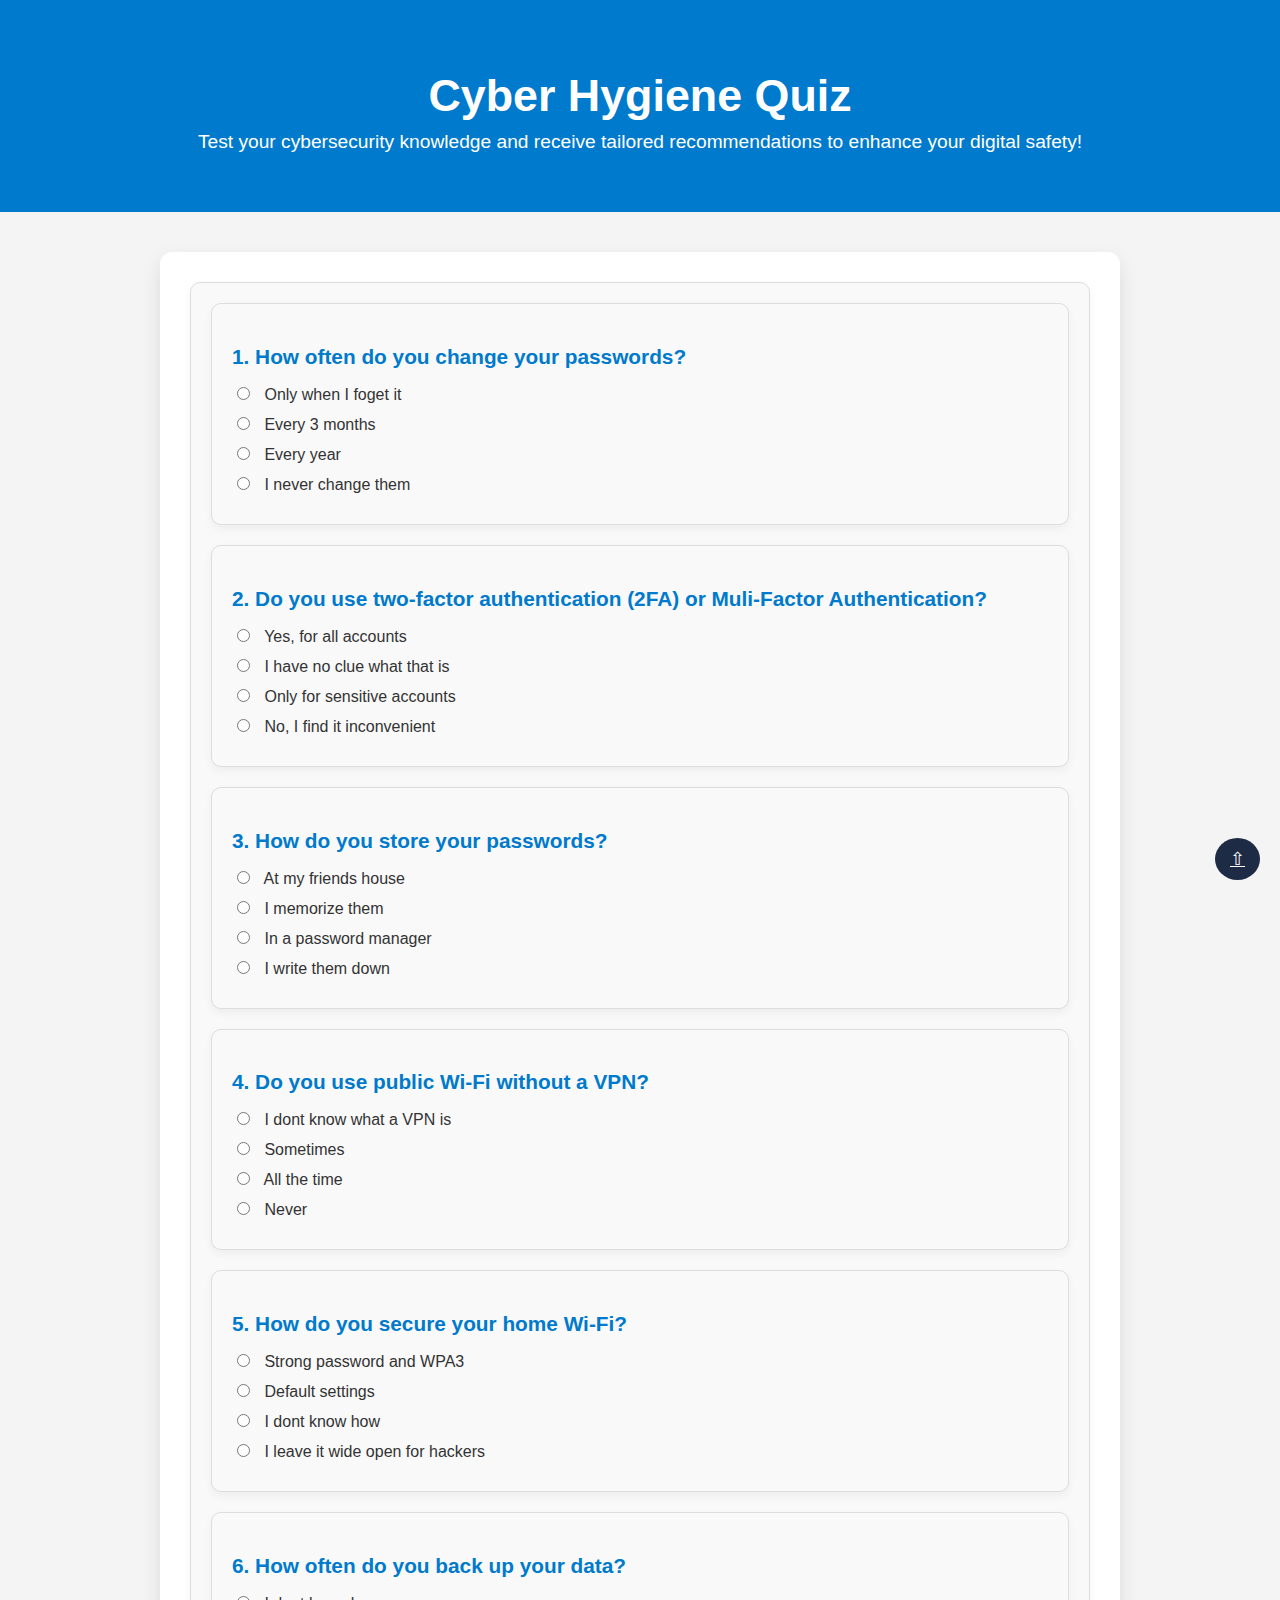
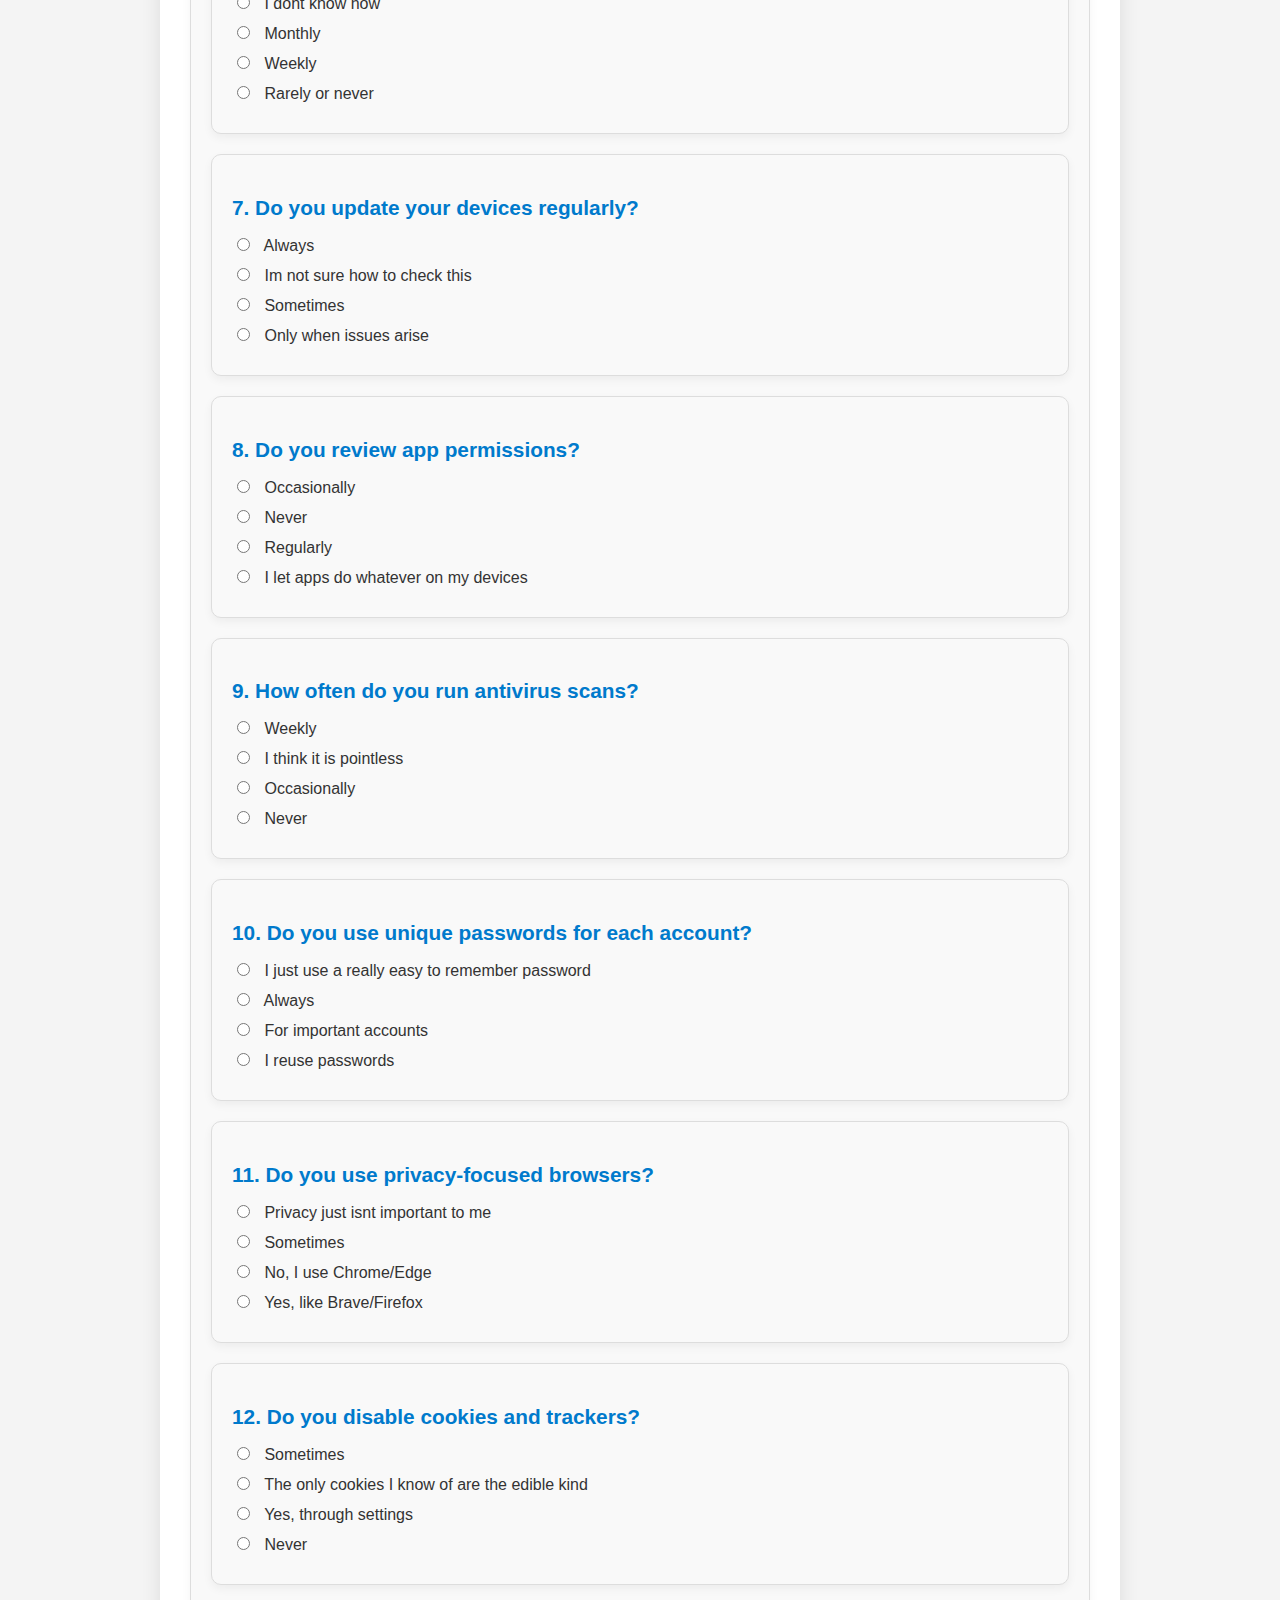
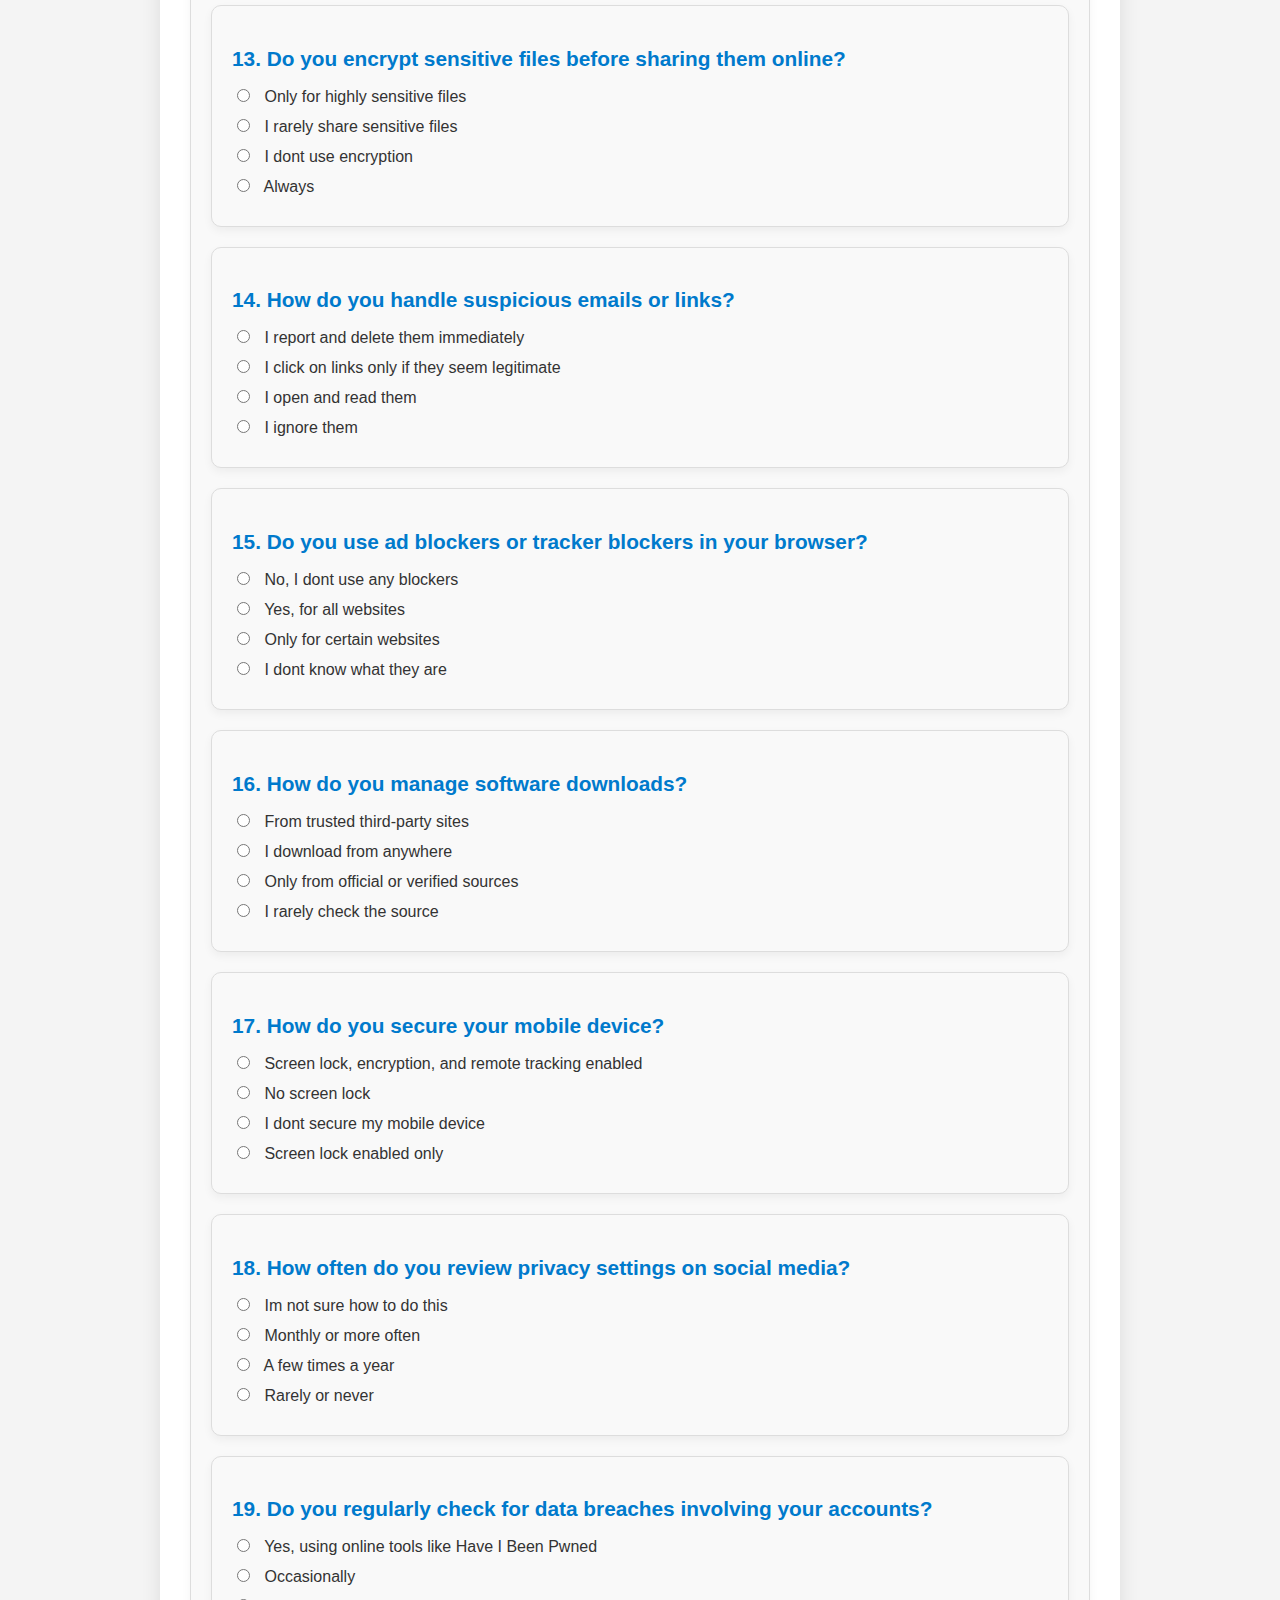
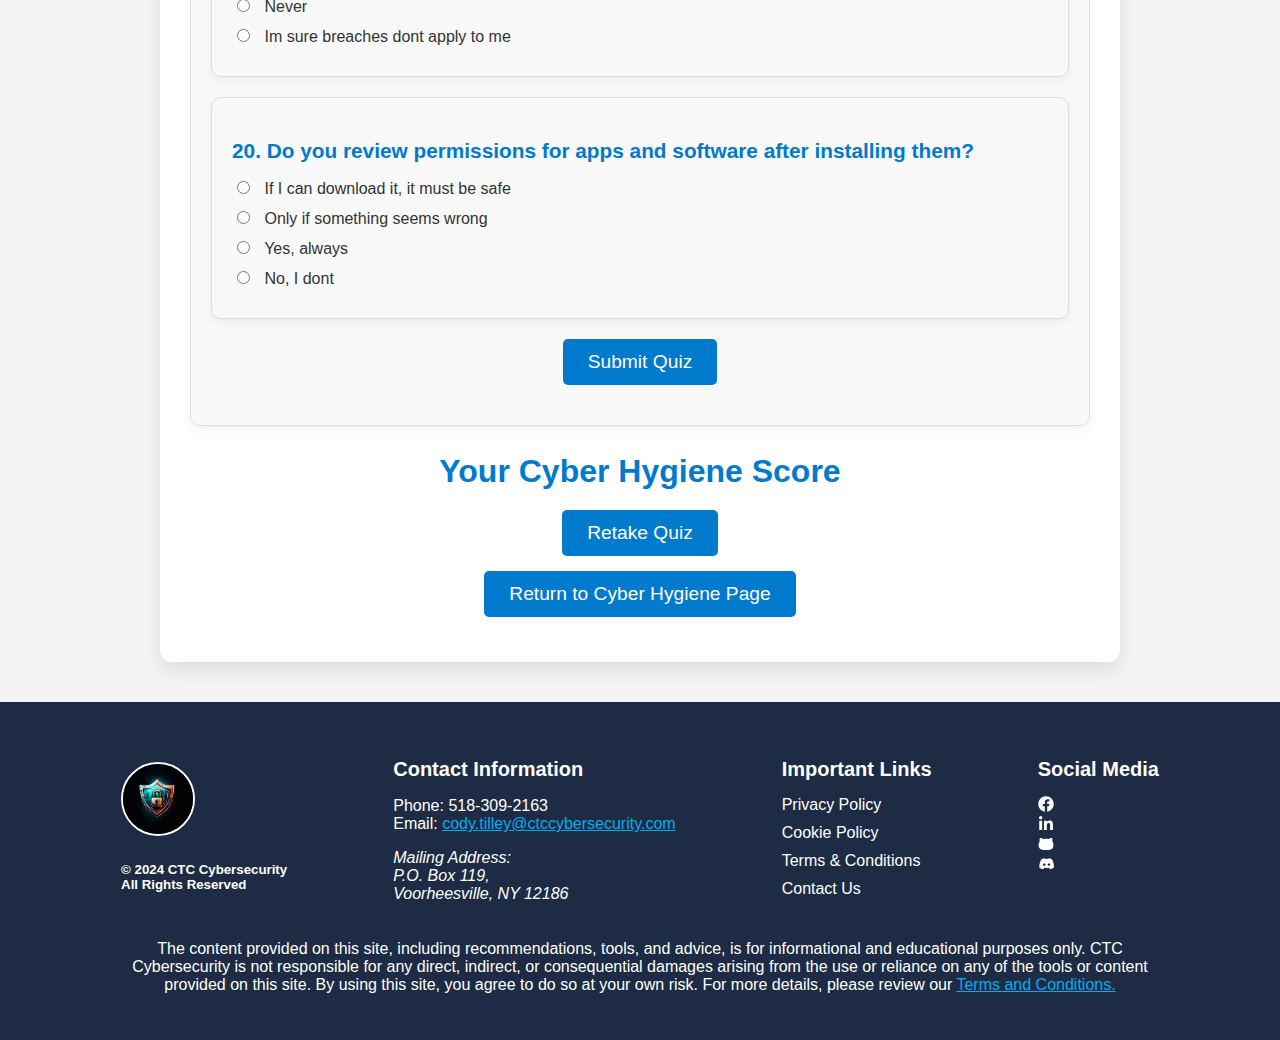
<file: cyberhygienequiz.html>
<!DOCTYPE html>
<html lang="en">
<head>
    <meta charset="utf-8">
    <meta name="viewport" content="width=device-width, initial-scale=1.0">
    <title>Cyber Hygiene Quiz | Test Your Cybersecurity Knowledge & Improve Online Safety</title>
    <meta name="description" content="Take the Cyber Hygiene Quiz to evaluate your cybersecurity habits. Get tailored recommendations to enhance your online safety and protect your digital presence.">
    <meta name="keywords" content="Cyber Hygiene Quiz, Cybersecurity Knowledge, Digital Safety Test, Cybersecurity Tips, Online Security Practices, Enhance Cyber Hygiene">
    <link rel="canonical" href="https://ctccybersecurity.com/cyberhygienequiz">
    <link rel="stylesheet" href="css/cyberhygienequiz.css">
</head>
<body>
    <header class="quiz-header">
        <h1>Cyber Hygiene Quiz</h1>
        <p>Test your cybersecurity knowledge and receive tailored recommendations to enhance your digital safety!</p>
    </header>
    <!-- See quizscript.js for references -->
    <section class="quiz-container">
        <form id="cyber-hygiene-quiz-form" class="quiz-form">
            <div class="quiz-question">
                <!-- Question 1 -->
                <div class="quiz-question">
                    <h3>1. How often do you change your passwords?</h3>
                    <label><input type="radio" name="q1" value="0"> Only when I foget it</label>
                    <label><input type="radio" name="q1" value="2"> Every 3 months</label>
                    <label><input type="radio" name="q1" value="1"> Every year</label>
                    <label><input type="radio" name="q1" value="0"> I never change them</label>
                </div>

                <!-- Question 2 -->
                <div class="quiz-question">
                    <h3>2. Do you use two-factor authentication (2FA) or Muli-Factor Authentication?</h3>
                    <label><input type="radio" name="q2" value="2"> Yes, for all accounts</label>
                    <label><input type="radio" name="q2" value="0"> I have no clue what that is</label>
                    <label><input type="radio" name="q2" value="1"> Only for sensitive accounts</label>
                    <label><input type="radio" name="q2" value="0"> No, I find it inconvenient</label>
                </div>

                <!-- Question 3 -->
                <div class="quiz-question">
                    <h3>3. How do you store your passwords?</h3>
                    <label><input type="radio" name="q3" value="0"> At my friends house</label>
                    <label><input type="radio" name="q3" value="1"> I memorize them</label>
                    <label><input type="radio" name="q3" value="2"> In a password manager</label>
                    <label><input type="radio" name="q3" value="0"> I write them down</label>
                </div>

                <!-- Question 4 -->
                <div class="quiz-question">
                    <h3>4. Do you use public Wi-Fi without a VPN?</h3>
                    <label><input type="radio" name="q4" value="0"> I dont know what a VPN is</label>
                    <label><input type="radio" name="q4" value="1"> Sometimes</label>
                    <label><input type="radio" name="q4" value="0"> All the time</label>
                    <label><input type="radio" name="q4" value="2"> Never</label>
                </div>

                <!-- Question 5 -->
                <div class="quiz-question">
                    <h3>5. How do you secure your home Wi-Fi?</h3>
                    <label><input type="radio" name="q5" value="2"> Strong password and WPA3</label>
                    <label><input type="radio" name="q5" value="1"> Default settings</label>
                    <label><input type="radio" name="q5" value="0"> I dont know how</label>
                    <label><input type="radio" name="q5" value="0"> I leave it wide open for hackers</label>
                </div>

                <!-- Question 6 -->
                <div class="quiz-question">
                    <h3>6. How often do you back up your data?</h3>
                    <label><input type="radio" name="q6" value="0"> I dont know how</label>
                    <label><input type="radio" name="q6" value="1"> Monthly</label>
                    <label><input type="radio" name="q6" value="2"> Weekly</label>
                    <label><input type="radio" name="q6" value="0"> Rarely or never</label>
                </div>

                <!-- Question 7 -->
                <div class="quiz-question">
                    <h3>7. Do you update your devices regularly?</h3>
                    <label><input type="radio" name="q7" value="2"> Always</label>
                    <label><input type="radio" name="q7" value="0"> Im not sure how to check this</label>
                    <label><input type="radio" name="q7" value="1"> Sometimes</label>
                    <label><input type="radio" name="q7" value="0"> Only when issues arise</label>
                </div>

                <!-- Question 8 -->
                <div class="quiz-question">
                    <h3>8. Do you review app permissions?</h3>
                    <label><input type="radio" name="q8" value="1"> Occasionally</label>
                    <label><input type="radio" name="q8" value="0"> Never</label>
                    <label><input type="radio" name="q8" value="2"> Regularly</label>
                    <label><input type="radio" name="q8" value="0"> I let apps do whatever on my devices</label>
                </div>

                <!-- Question 9 -->
                <div class="quiz-question">
                    <h3>9. How often do you run antivirus scans?</h3>
                    <label><input type="radio" name="q9" value="2"> Weekly</label>
                    <label><input type="radio" name="q9" value="0"> I think it is pointless</label>
                    <label><input type="radio" name="q9" value="1"> Occasionally</label>
                    <label><input type="radio" name="q9" value="0"> Never</label>
                </div>

                <!-- Question 10 -->
                <div class="quiz-question">
                    <h3>10. Do you use unique passwords for each account?</h3>
                    <label><input type="radio" name="q10" value="0"> I just use a really easy to remember password</label>
                    <label><input type="radio" name="q10" value="2"> Always</label>
                    <label><input type="radio" name="q10" value="1"> For important accounts</label>
                    <label><input type="radio" name="q10" value="0"> I reuse passwords</label>
                </div>

                <!-- Question 11 -->
                <div class="quiz-question">
                    <h3>11. Do you use privacy-focused browsers?</h3>
                    <label><input type="radio" name="q11" value="0"> Privacy just isnt important to me</label>
                    <label><input type="radio" name="q11" value="1"> Sometimes</label>
                    <label><input type="radio" name="q11" value="0"> No, I use Chrome/Edge</label>
                    <label><input type="radio" name="q11" value="2"> Yes, like Brave/Firefox</label>
                </div>

                <!-- Question 12 -->
                <div class="quiz-question">
                    <h3>12. Do you disable cookies and trackers?</h3>
                    <label><input type="radio" name="q12" value="1"> Sometimes</label>
                    <label><input type="radio" name="q12" value="0"> The only cookies I know of are the edible kind</label>
                    <label><input type="radio" name="q12" value="2"> Yes, through settings</label>
                    <label><input type="radio" name="q12" value="0"> Never</label>

                </div>

                <!-- Question 13 -->
                <div class="quiz-question">
                    <h3>13. Do you encrypt sensitive files before sharing them online?</h3>
                    <label><input type="radio" name="q13" value="1"> Only for highly sensitive files</label>
                    <label><input type="radio" name="q13" value="0"> I rarely share sensitive files</label>
                    <label><input type="radio" name="q13" value="0"> I dont use encryption</label>
                    <label><input type="radio" name="q13" value="2"> Always</label>
                </div>

                <!-- Question 14 -->
                <div class="quiz-question">
                    <h3>14. How do you handle suspicious emails or links?</h3>
                    <label><input type="radio" name="q14" value="2"> I report and delete them immediately</label>
                    <label><input type="radio" name="q14" value="0"> I click on links only if they seem legitimate</label>
                    <label><input type="radio" name="q14" value="0"> I open and read them</label>
                    <label><input type="radio" name="q14" value="1"> I ignore them</label>
                </div>

                <!-- Question 15 -->
                <div class="quiz-question">
                    <h3>15. Do you use ad blockers or tracker blockers in your browser?</h3>
                    <label><input type="radio" name="q15" value="0"> No, I dont use any blockers</label>
                    <label><input type="radio" name="q15" value="2"> Yes, for all websites</label>
                    <label><input type="radio" name="q15" value="1"> Only for certain websites</label>
                    <label><input type="radio" name="q15" value="0"> I dont know what they are</label>
                </div>

                <!-- Question 16 -->
                <div class="quiz-question">
                    <h3>16. How do you manage software downloads?</h3>
                    <label><input type="radio" name="q16" value="1"> From trusted third-party sites</label>
                    <label><input type="radio" name="q16" value="0"> I download from anywhere</label>
                    <label><input type="radio" name="q16" value="2"> Only from official or verified sources</label>
                    <label><input type="radio" name="q16" value="0"> I rarely check the source</label>
                </div>

                <!-- Question 17 -->
                <div class="quiz-question">
                    <h3>17. How do you secure your mobile device?</h3>
                    <label><input type="radio" name="q17" value="2"> Screen lock, encryption, and remote tracking enabled</label>
                    <label><input type="radio" name="q17" value="0"> No screen lock</label>
                    <label><input type="radio" name="q17" value="0"> I dont secure my mobile device</label>
                    <label><input type="radio" name="q17" value="1"> Screen lock enabled only</label>
                </div>

                <!-- Question 18 -->
                <div class="quiz-question">
                    <h3>18. How often do you review privacy settings on social media?</h3>
                    <label><input type="radio" name="q18" value="0"> Im not sure how to do this</label>
                    <label><input type="radio" name="q18" value="2"> Monthly or more often</label>
                    <label><input type="radio" name="q18" value="1"> A few times a year</label>
                    <label><input type="radio" name="q18" value="0"> Rarely or never</label>
                </div>

                <!-- Question 19 -->
                <div class="quiz-question">
                    <h3>19. Do you regularly check for data breaches involving your accounts?</h3>
                    <label><input type="radio" name="q19" value="2"> Yes, using online tools like Have I Been Pwned</label>
                    <label><input type="radio" name="q19" value="1"> Occasionally</label>
                    <label><input type="radio" name="q19" value="0"> Never</label>
                    <label><input type="radio" name="q19" value="0"> Im sure breaches dont apply to me</label>
                </div>

                <!-- Question 20 -->
                <div class="quiz-question">
                    <h3>20. Do you review permissions for apps and software after installing them?</h3>
                    <label><input type="radio" name="q20" value="0"> If I can download it, it must be safe</label>
                    <label><input type="radio" name="q20" value="1"> Only if something seems wrong</label>
                    <label><input type="radio" name="q20" value="2"> Yes, always</label>
                    <label><input type="radio" name="q20" value="0"> No, I dont</label>
                </div>
                <button type="button" id="quiz-submit-btn" class="quiz-btn">Submit Quiz</button>
            </div>
        </form>
        <div id="quiz-results" class="quiz-results hidden">
            <h2>Your Cyber Hygiene Score</h2>
            <p id="score"></p>
            <p id="advice"></p>
            <button type="button" class="quiz-btn" onclick="resetQuiz()">Retake Quiz</button>
            <button type="button" class="quiz-btn" onclick="window.location.href='/cyberhygiene.html'">Return to Cyber Hygiene Page</button>
        </div>
    </section>
    <!-- Footer to be used across all pages -->
    <footer>
        <div class="footercontainer">
            <div class="footerlogo">
                <img src="images/ctclogo69.png" alt="CTC Cybersecurity Logo">
                <h5>&copy; 2024 CTC Cybersecurity<br>All Rights Reserved</h5>
            </div>
            <!-- Footer contact info (email, phone, address) -->
            <div class="footercontact">
                <h4>Contact Information</h4>
                <p>Phone: 518-309-2163<br>Email: <a href="mailto:cody.tilley@ctccybersecurity.com">cody.tilley@ctccybersecurity.com</a></p>
                <address>Mailing Address:<br>P.O. Box 119,<br>Voorheesville, NY 12186</address>
            </div>
            <!-- Quicklinks section for important pages -->
            <div class="footernavigation">
                <h4>Important Links</h4>
                <ul>
                    <li><a href="/privacypolicy.html" target="_blank">Privacy Policy</a></li>
                    <li><a href="/cookiepolicy.html" target="_blank">Cookie Policy</a></li>
                    <li><a href="/termsandconditions.html" target="_blank">Terms & Conditions</a></li>
                    <li><a href="/contact.html" target="_blank">Contact Us</a></li>
                </ul>
            </div>
            <!-- Footer social media contact -->
            <div class="footersocialmedia">
                <h4>Social Media</h4>
                <a href="https://www.facebook.com/cta0930/" target="_blank">
                    <svg stroke="currentColor" fill="currentColor" stroke-width="0" viewBox="0 0 512 512" height="1em" width="1em" xmlns="http://www.w3.org/2000/svg">
                        <path d="M504 256C504 119 393 8 256 8S8 119 8 256c0 123.78 90.69 226.38 209.25 245V327.69h-63V256h63v-54.64c0-62.15 37-96.48 93.67-96.48 27.14 0 55.52 4.84 55.52 4.84v61h-31.28c-30.8 0-40.41 19.12-40.41 38.73V256h68.78l-11 71.69h-57.78V501C413.31 482.38 504 379.78 504 256z" />
                    </svg>
                </a>
                <br>
                <a href="https://www.linkedin.com/in/ctilley0124/" target="_blank">
                    <svg stroke="currentColor" fill="currentColor" stroke-width="0" viewBox="0 0 448 512" height="1em" width="1em" xmlns="http://www.w3.org/2000/svg">
                        <path d="M100.28 448H7.4V148.9h92.88zM53.79 108.1C24.09 108.1 0 83.5 0 53.8a53.79 53.79 0 0 1 107.58 0c0 29.7-24.1 54.3-53.79 54.3zM447.9 448h-92.68V302.4c0-34.7-.7-79.2-48.29-79.2-48.29 0-55.69 37.7-55.69 76.7V448h-92.78V148.9h89.08v40.8h1.3c12.4-23.5 42.69-48.3 87.88-48.3 94 0 111.28 61.9 111.28 142.3V448z"></path>
                    </svg>
                </a>
                <br>
                <a href="https://github.com/cta0930" target="_blank">
                    <svg stroke="currentColor" fill="currentColor" stroke-width="0" viewBox="0 0 480 512" height="1em" width="1em" xmlns="http://www.w3.org/2000/svg">
                        <path d="M186.1 328.7c0 20.9-10.9 55.1-36.7 55.1s-36.7-34.2-36.7-55.1 10.9-55.1 36.7-55.1 36.7 34.2 36.7 55.1zM480 278.2c0 31.9-3.2 65.7-17.5 95-37.9 76.6-142.1 74.8-216.7 74.8-75.8 0-186.2 2.7-225.6-74.8-14.6-29-20.2-63.1-20.2-95 0-41.9 13.9-81.5 41.5-113.6-5.2-15.8-7.7-32.4-7.7-48.8 0-21.5 4.9-32.3 14.6-51.8 45.3 0 74.3 9 108.8 36 29-6.9 58.8-10 88.7-10 27 0 54.2 2.9 80.4 9.2 34-26.7 63-35.2 107.8-35.2 9.8 19.5 14.6 30.3 14.6 51.8 0 16.4-2.6 32.7-7.7 48.2 27.5 32.4 39 72.3 39 114.2z"></path>
                    </svg>
                </a>
                <br>
                <a href="https://discord.com/users/695969247825887243/" target="_blank">
                    <svg stroke="currentColor" fill="currentColor" stroke-width="0" viewBox="5 5 13 13" height="1em" width="1em" xmlns="http://www.w3.org/2000/svg">
                        <path d="M13.914 14.58a8.998 8.998 0 0 1-.484.104 7.06 7.06 0 0 1-2.664-.01c-.154-.03-.372-.083-.653-.158l-.921 1.197c-2.273-.073-3.137-1.596-3.137-1.596 0-3.381 1.481-6.122 1.481-6.122 1.481-1.133 2.89-1.102 2.89-1.102l.403.525a1.12 1.12 0 0 1 .112-.01 8.527 8.527 0 0 1 2.314.01l.442-.525s1.41-.031 2.89 1.103c0 0 1.482 2.74 1.482 6.121 0 0-.875 1.522-3.148 1.596l-1.007-1.134zM10.076 11C9.475 11 9 11.45 9 12s.485 1 1.076 1c.6 0 1.075-.45 1.075-1 .01-.55-.474-1-1.075-1zm3.848 0c-.6 0-1.075.45-1.075 1s.485 1 1.075 1c.601 0 1.076-.45 1.076-1s-.475-1-1.076-1z"></path>
                    </svg>
                </a>
            </div>
        </div>
        <!-- Footer banner for disclosure and legal use -->
        <div class="footerbanner">
            <p>
                The content provided on this site, including recommendations, tools, and advice, is for informational and educational purposes only.
                CTC Cybersecurity is not responsible for any direct, indirect, or consequential damages arising from the use or reliance on any of the tools or content provided on this site. By using this site, you agree to do so at your own risk. For more details, please review our <a href="/termsandconditions.html" target="_blank">Terms and Conditions.</a>
            </p>
        </div>
    </footer>
    <!-- Scroll to top function //fix the js for smooth scroll// -->
    <a href="#top" class="scroll-to-top" id="scrollToTopBtn">
        &#8679;
    </a>
    <script src="js/quizscript.js"></script>
    <script type="application/ld+json">
        {
            "@context": "https://schema.org",
            "@type": "Quiz",
            "name": "Cyber Hygiene Quiz",
            "description": "Test your cybersecurity knowledge with this 20-question Cyber Hygiene Quiz.",
            "audience": {
                "@type": "Audience",
                "audienceType": "Cybersecurity enthusiasts, online users"
            },
            "educationalAlignment": {
                "@type": "EducationalAlignment",
                "alignmentType": "educationalSubject",
                "targetName": "Cybersecurity"
            }
        }
    </script>
</body>
</html>
</file>
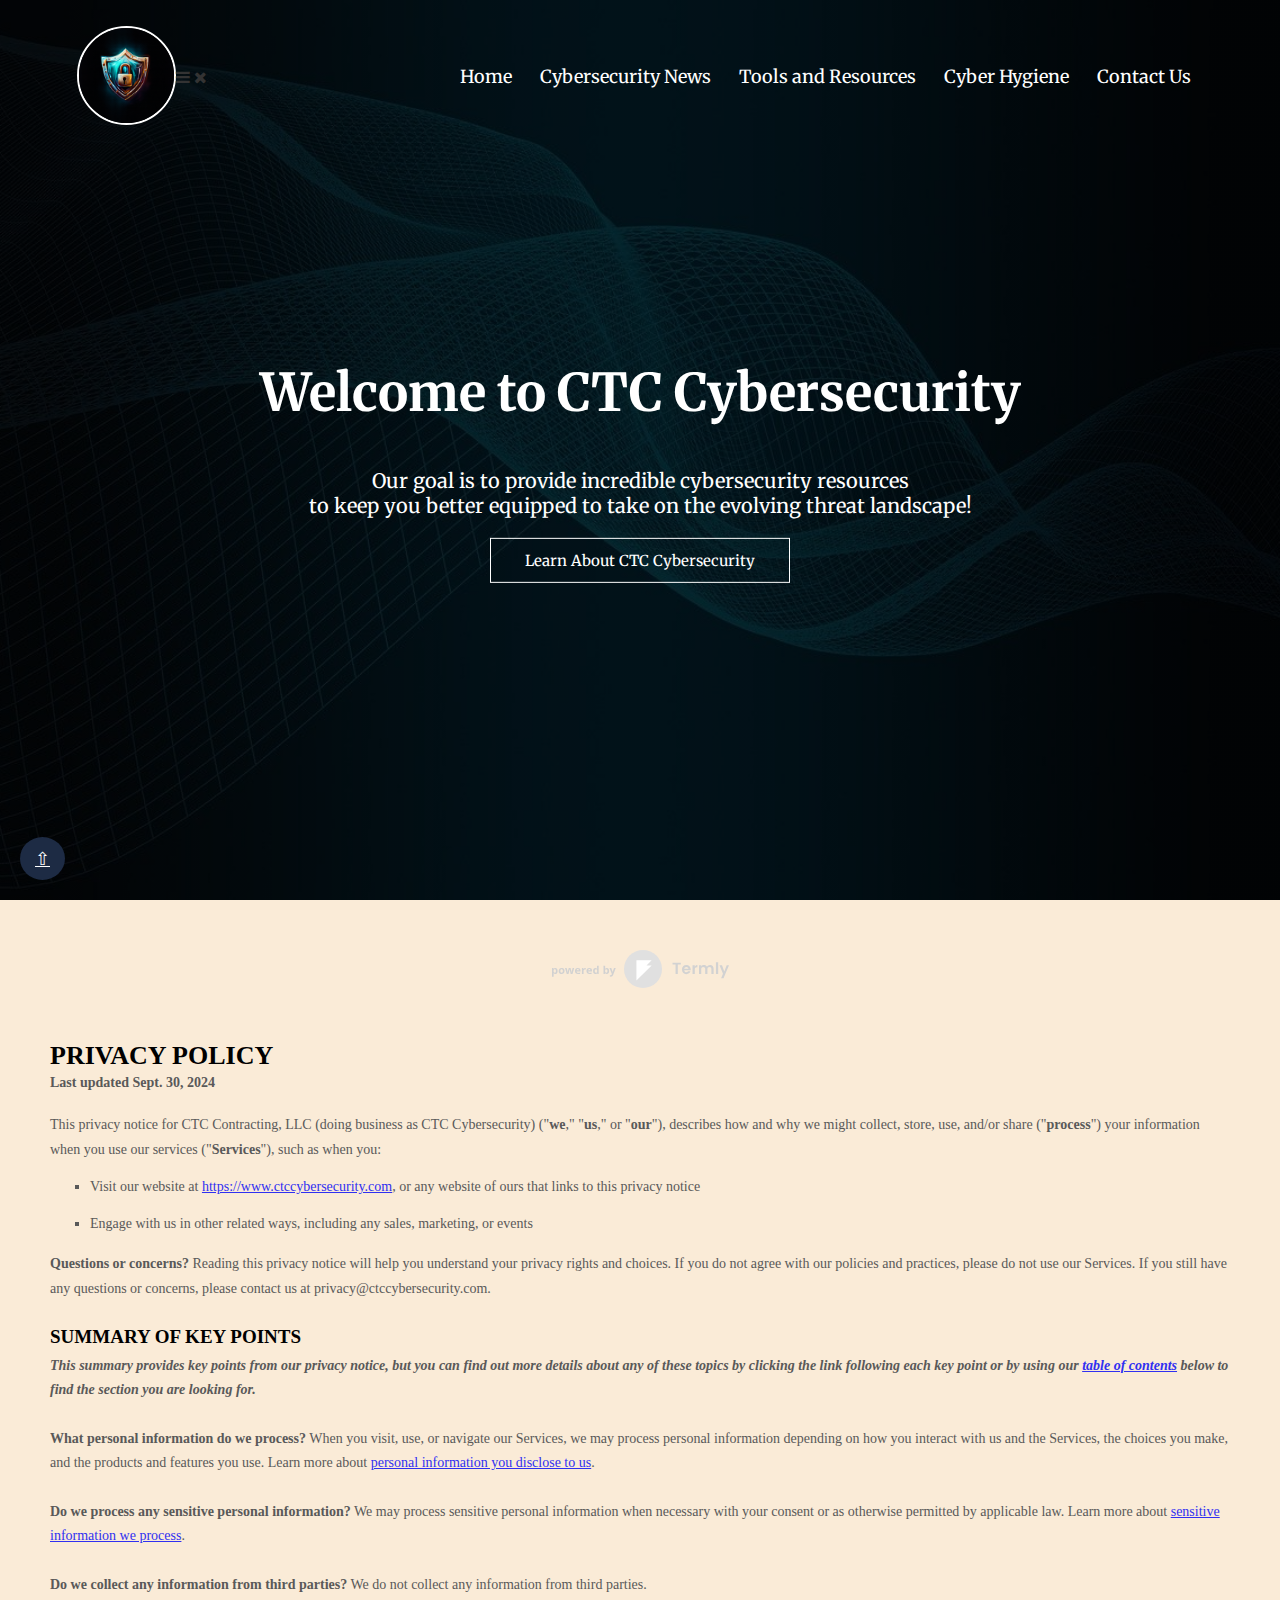
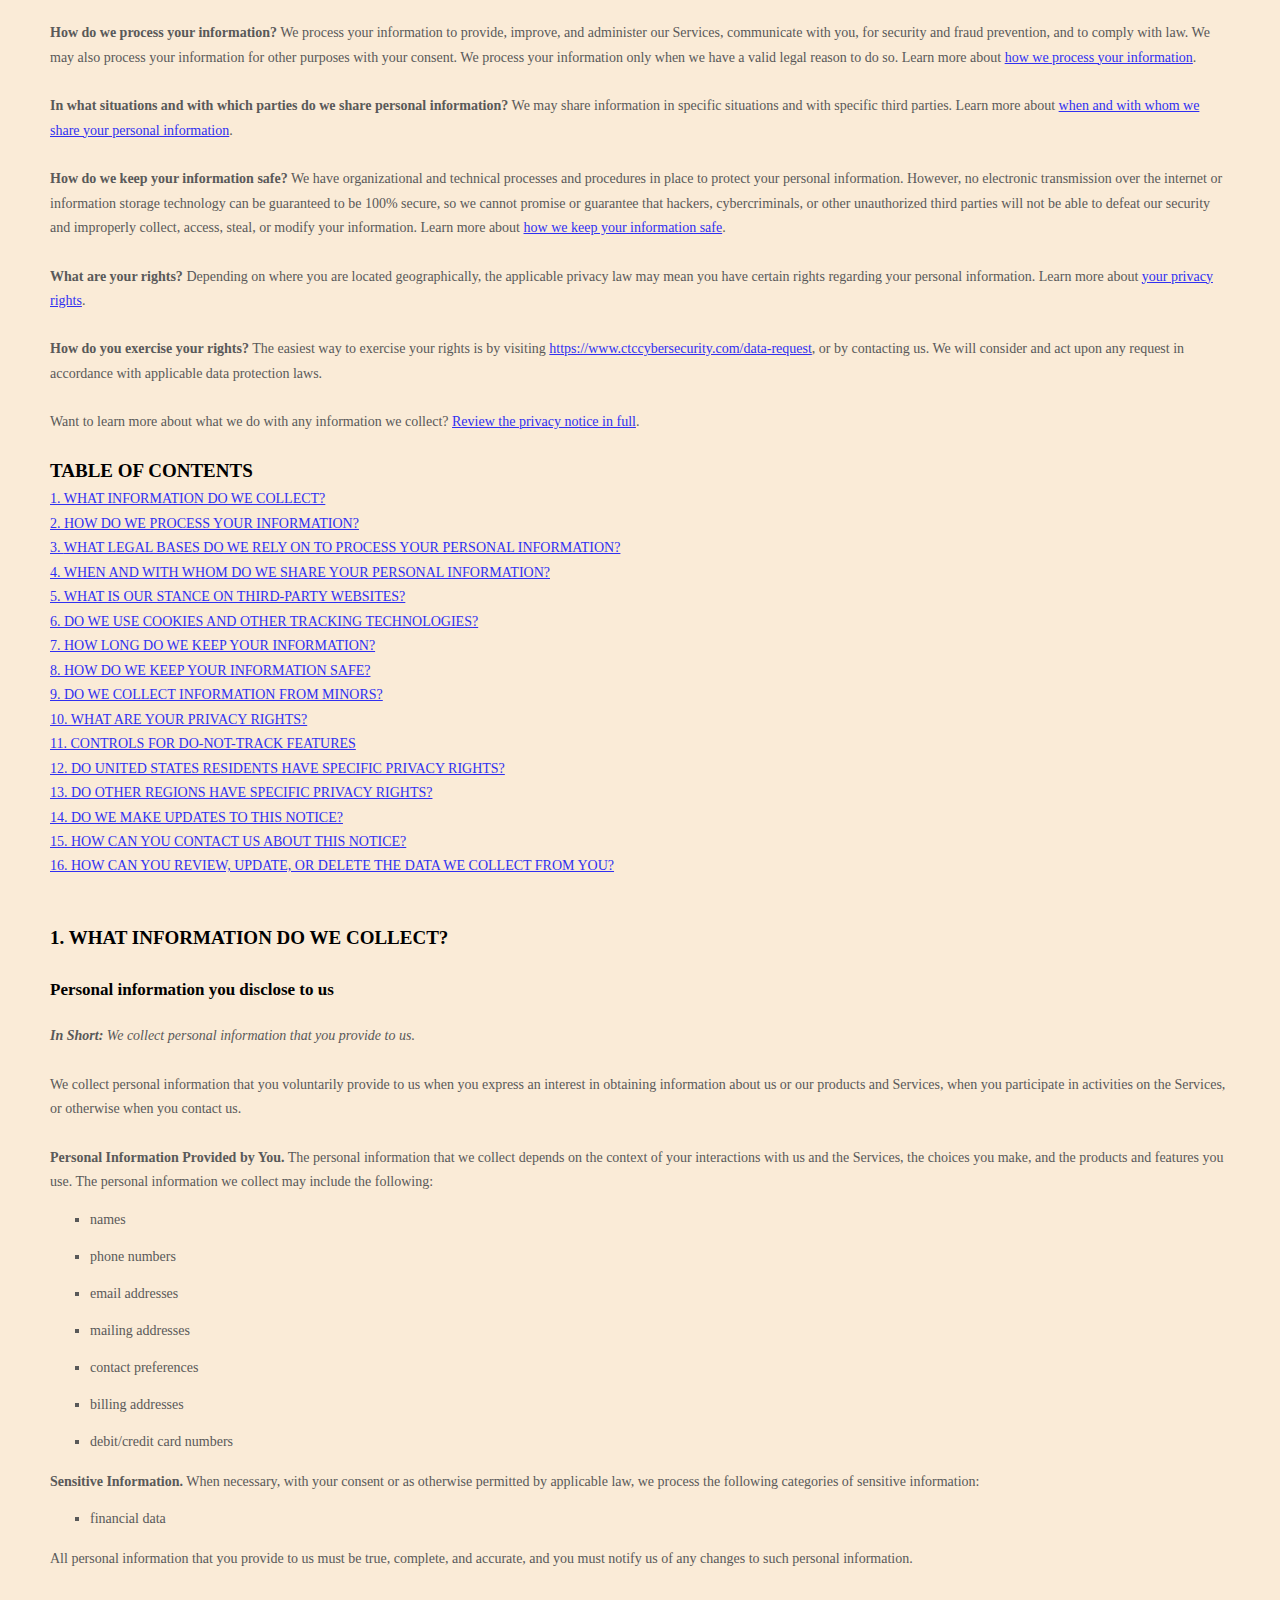
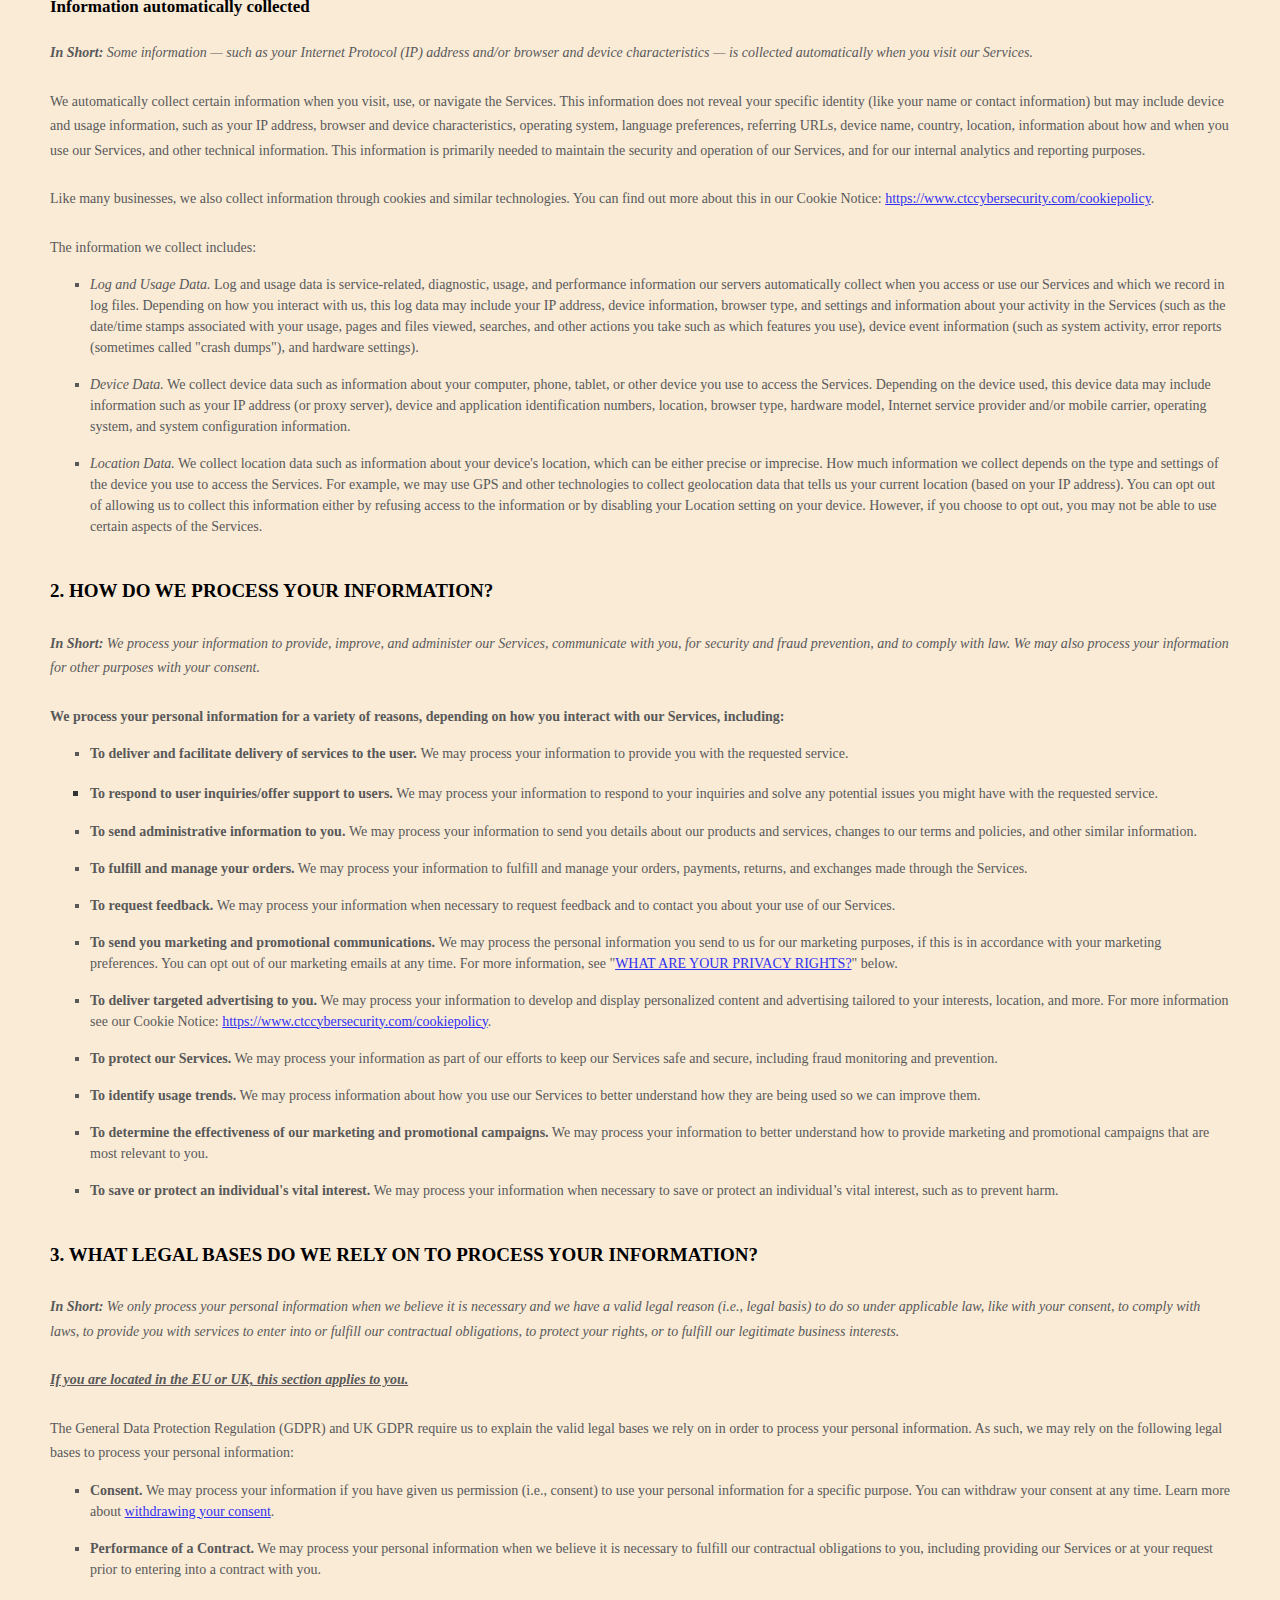
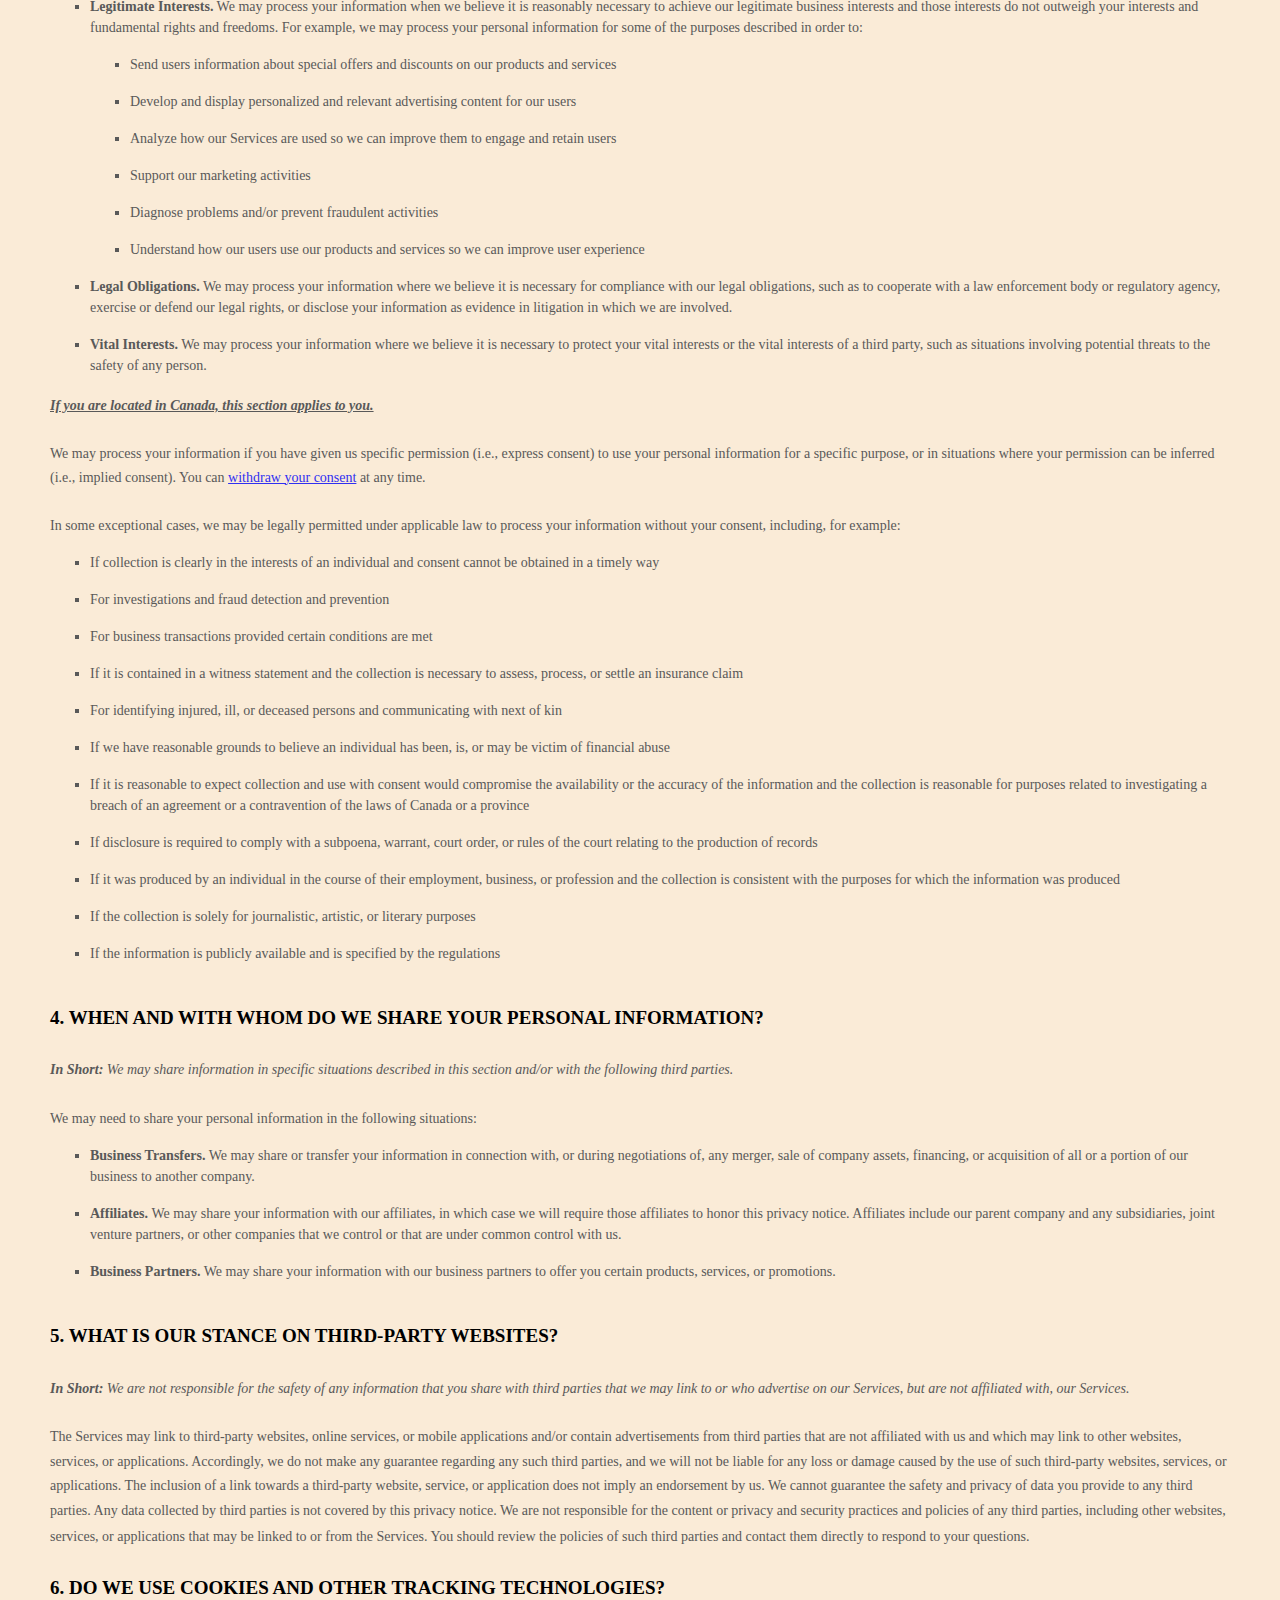
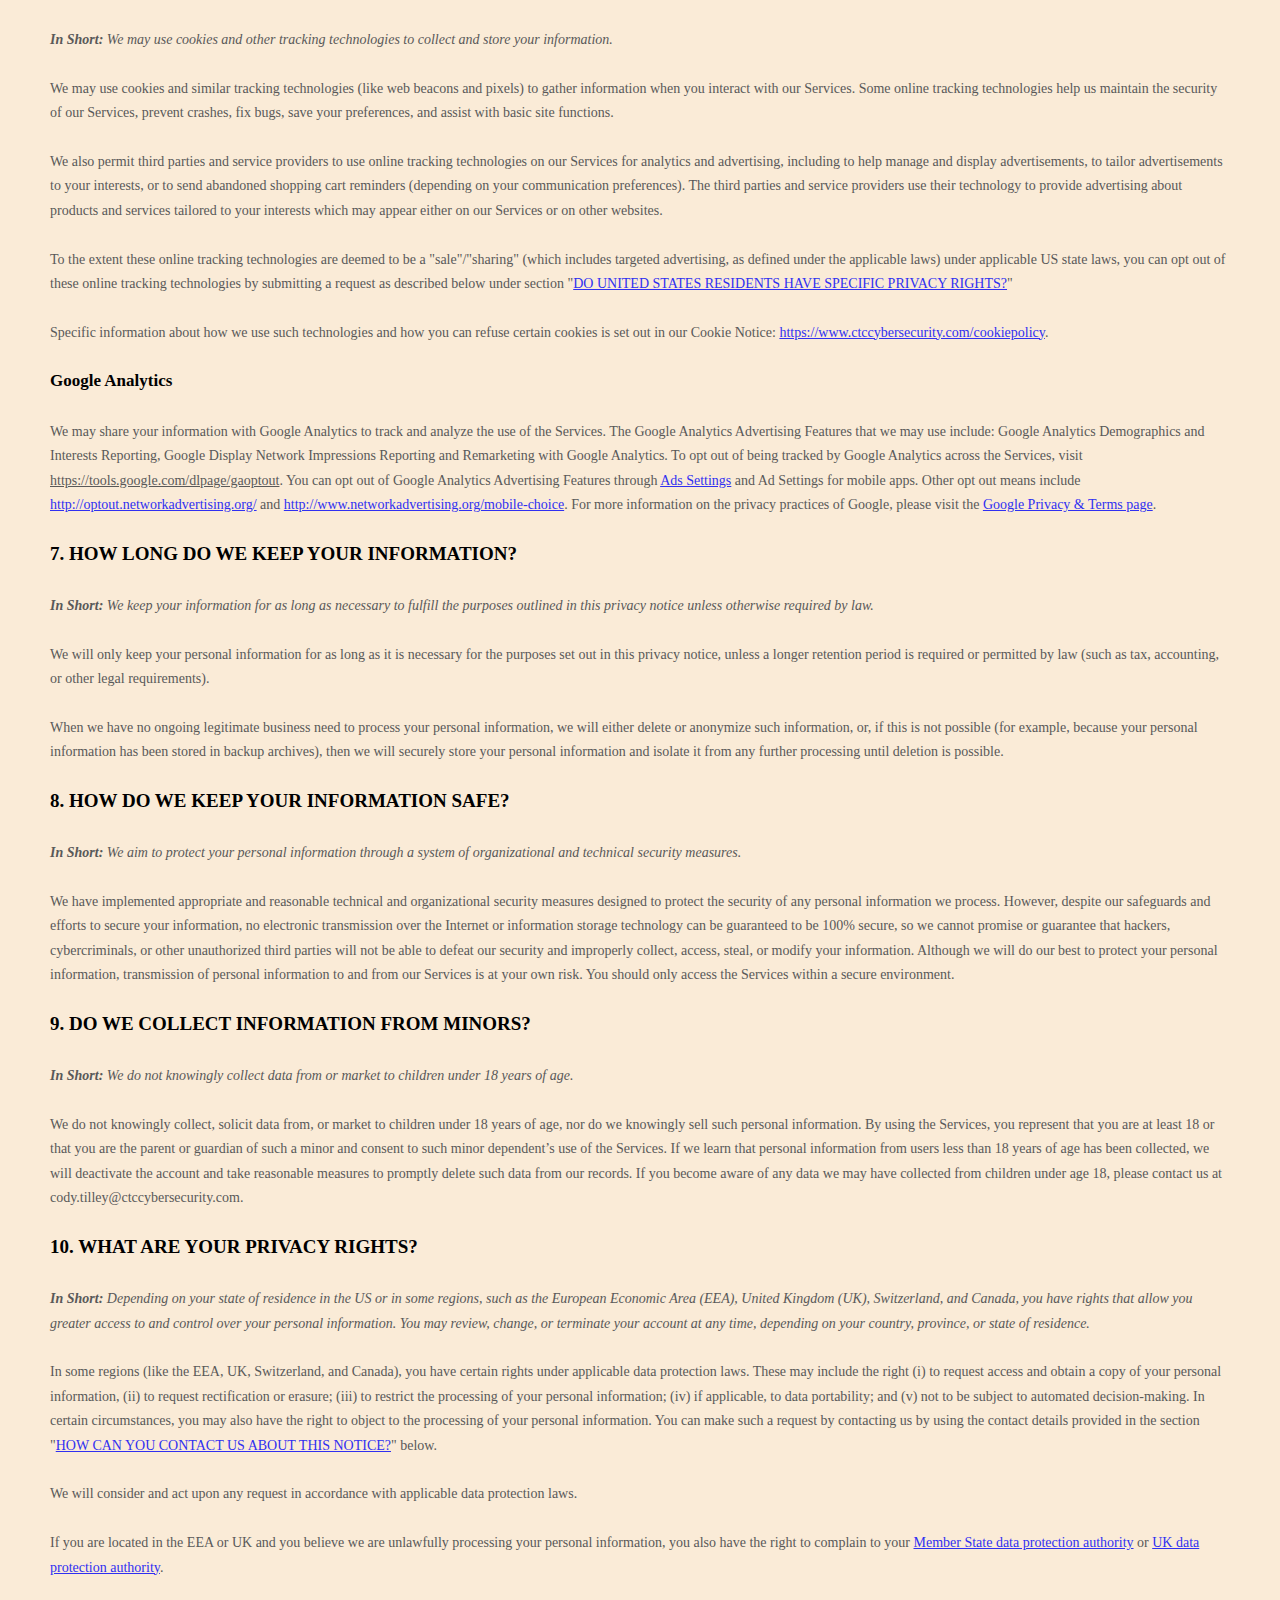
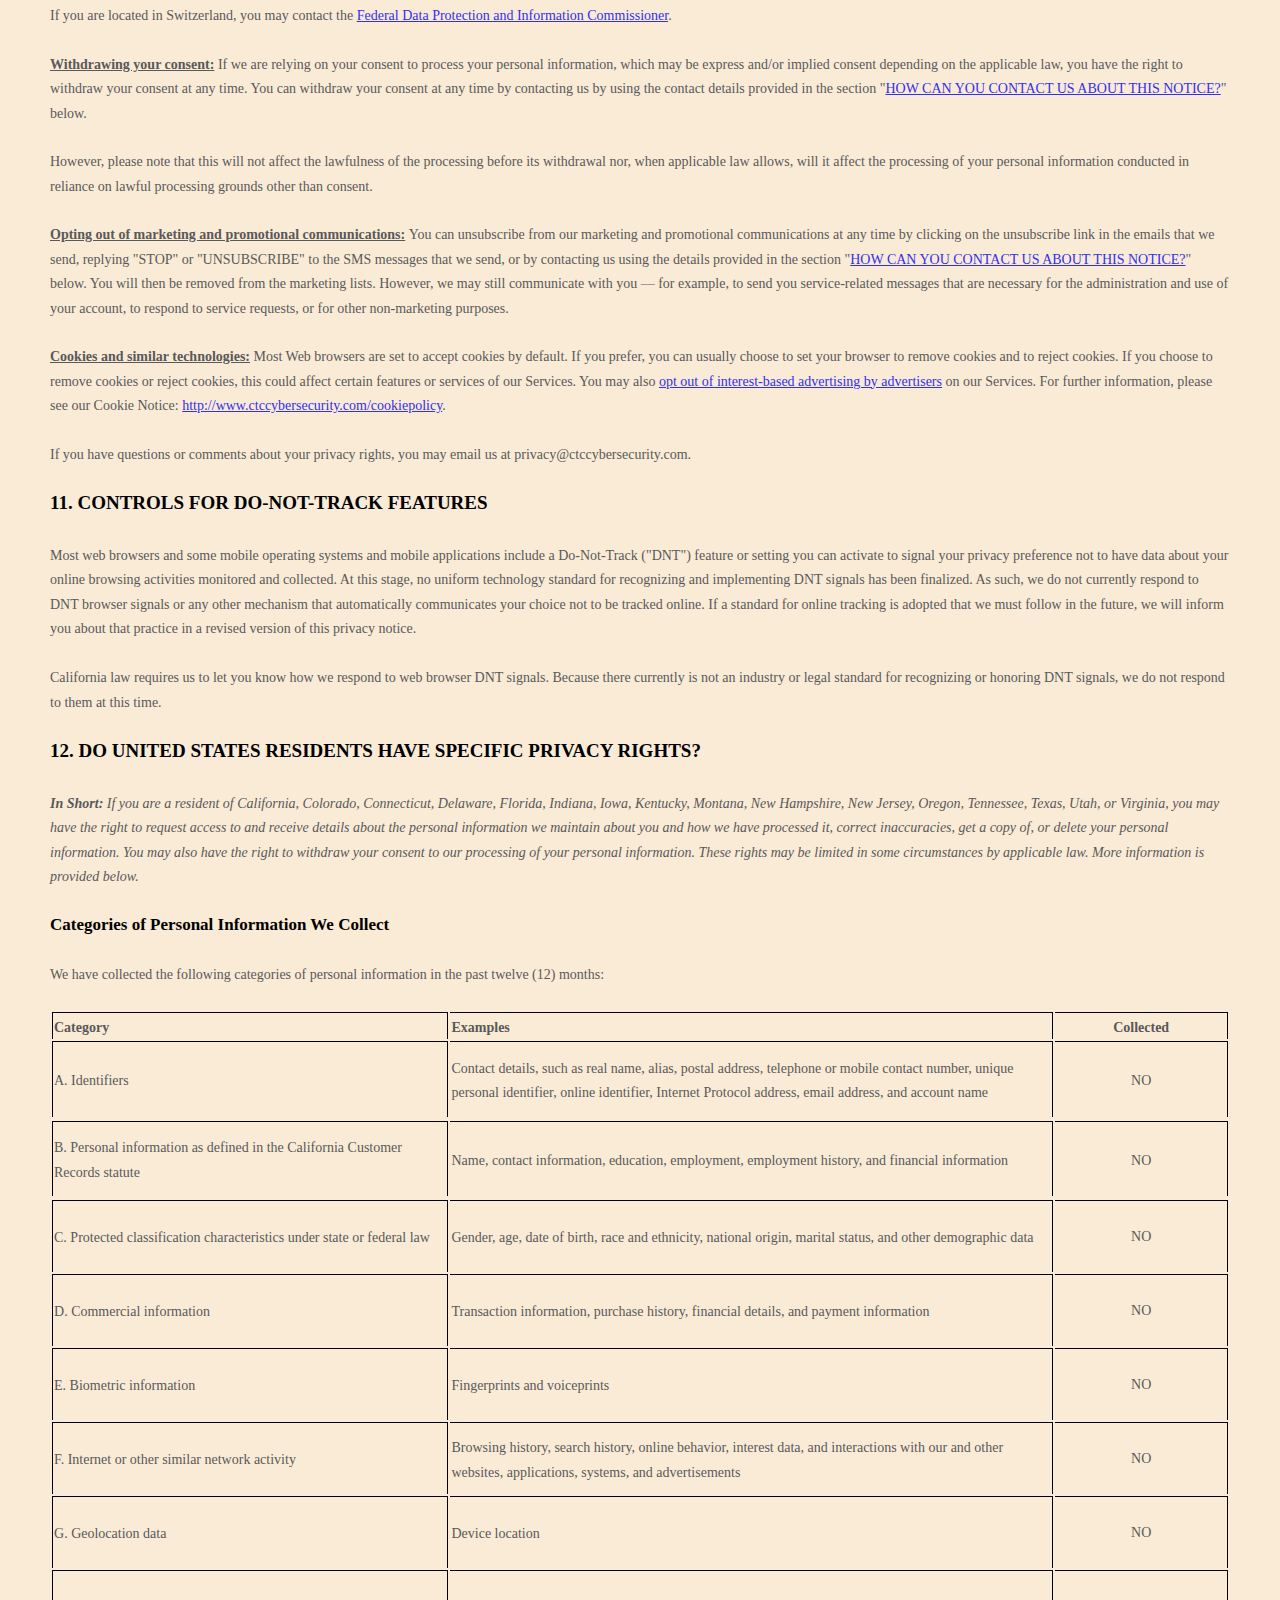
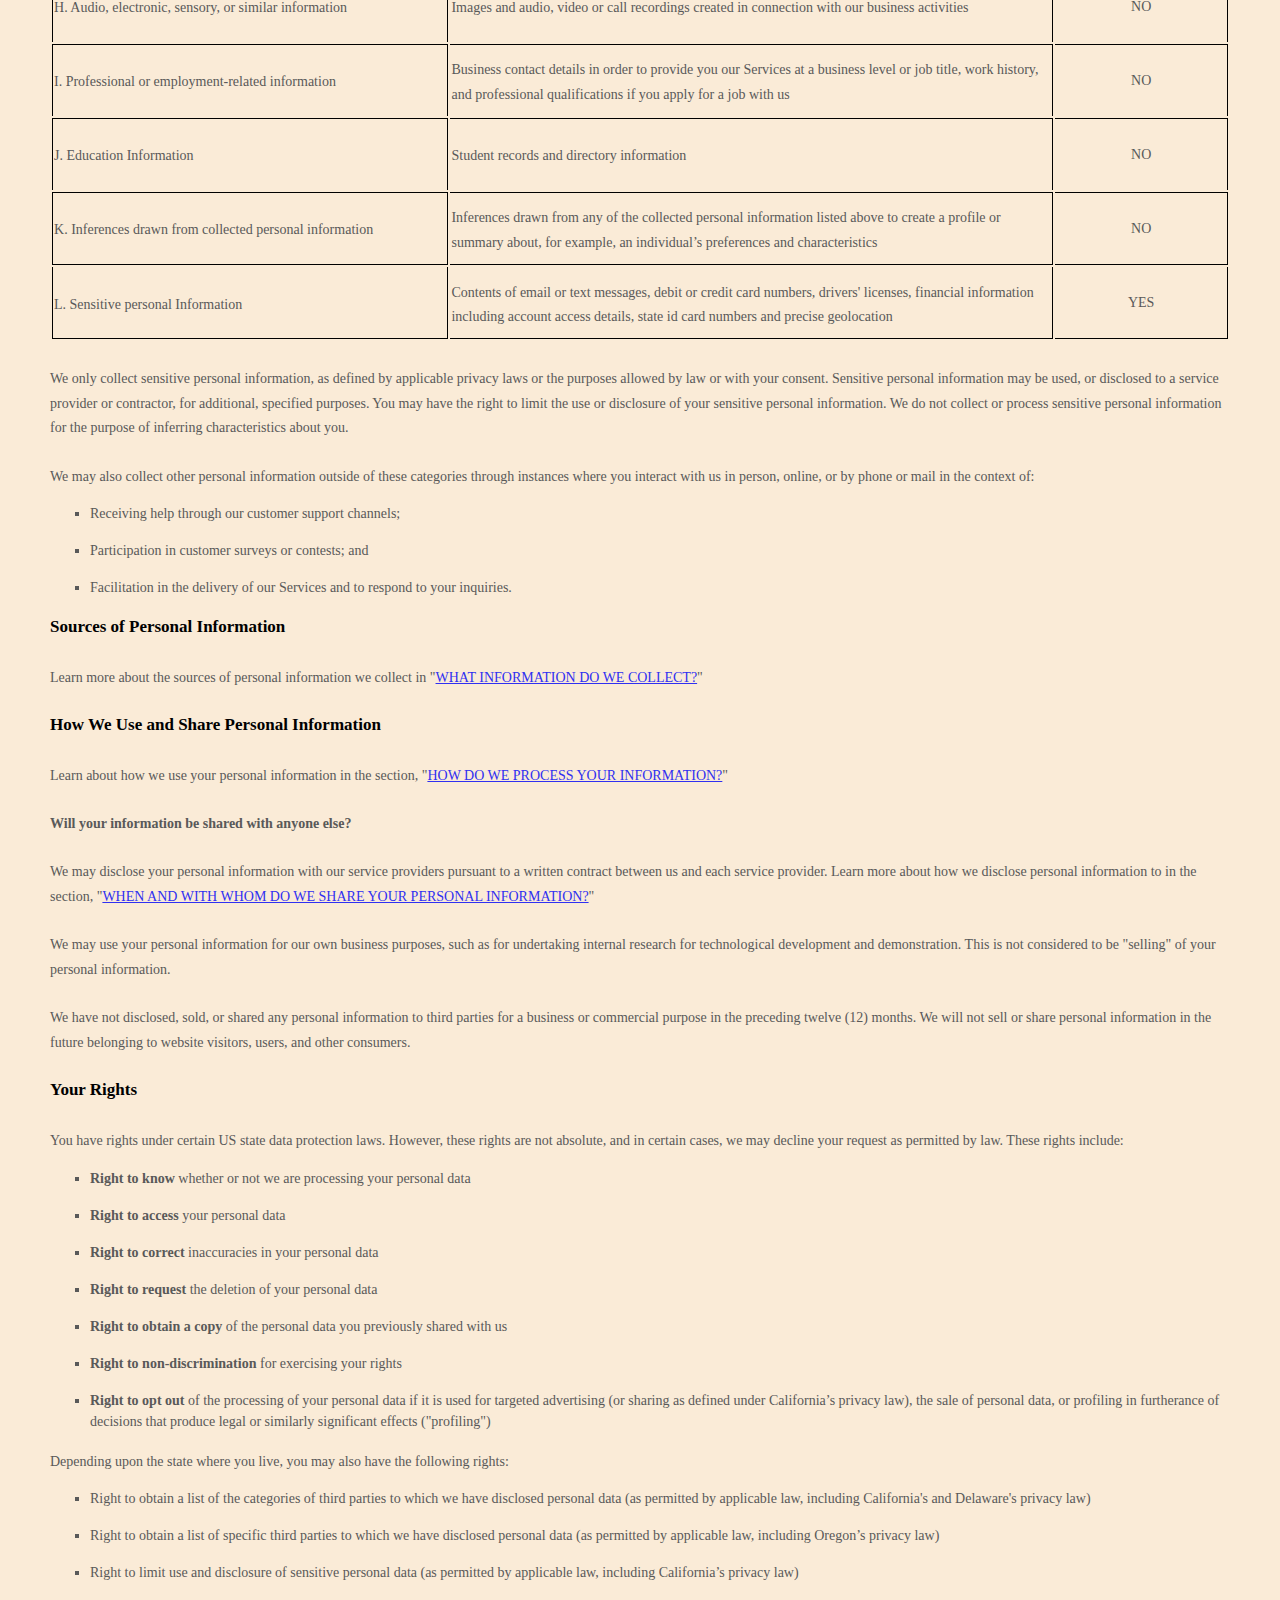
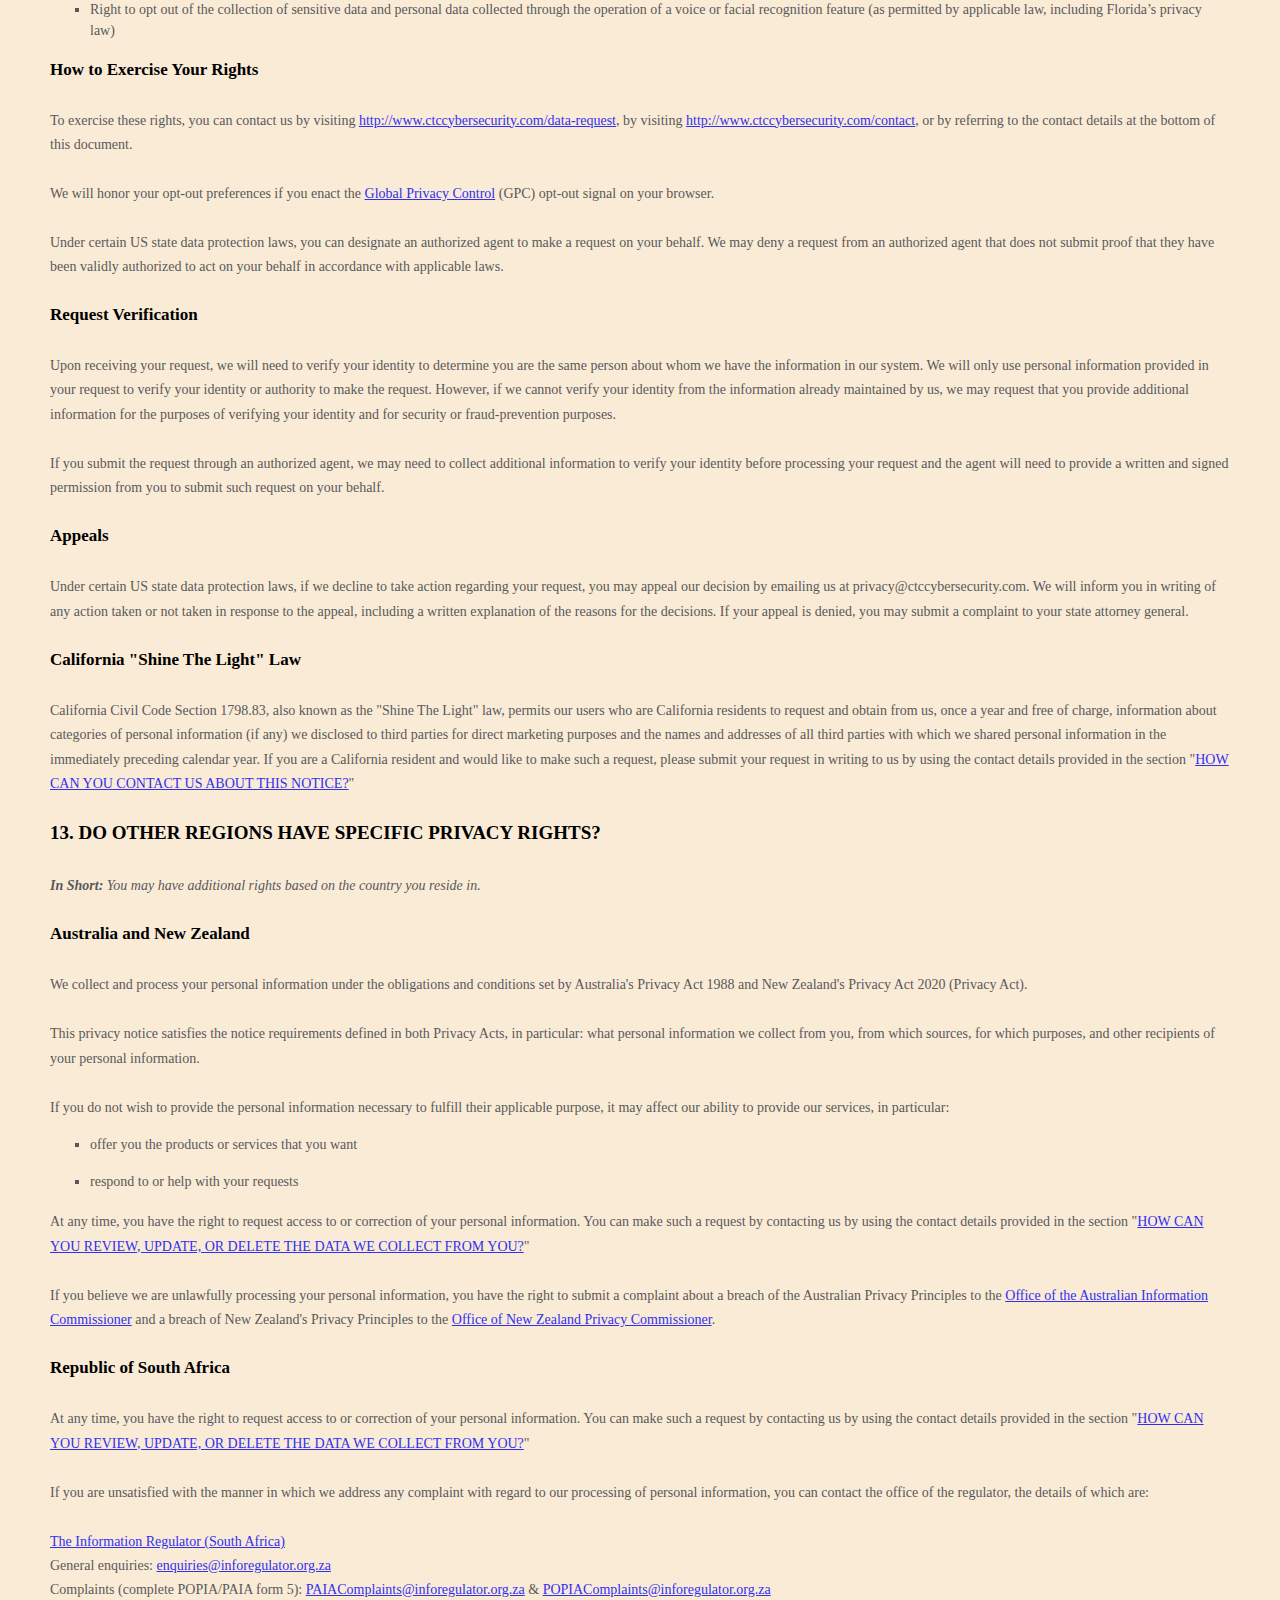
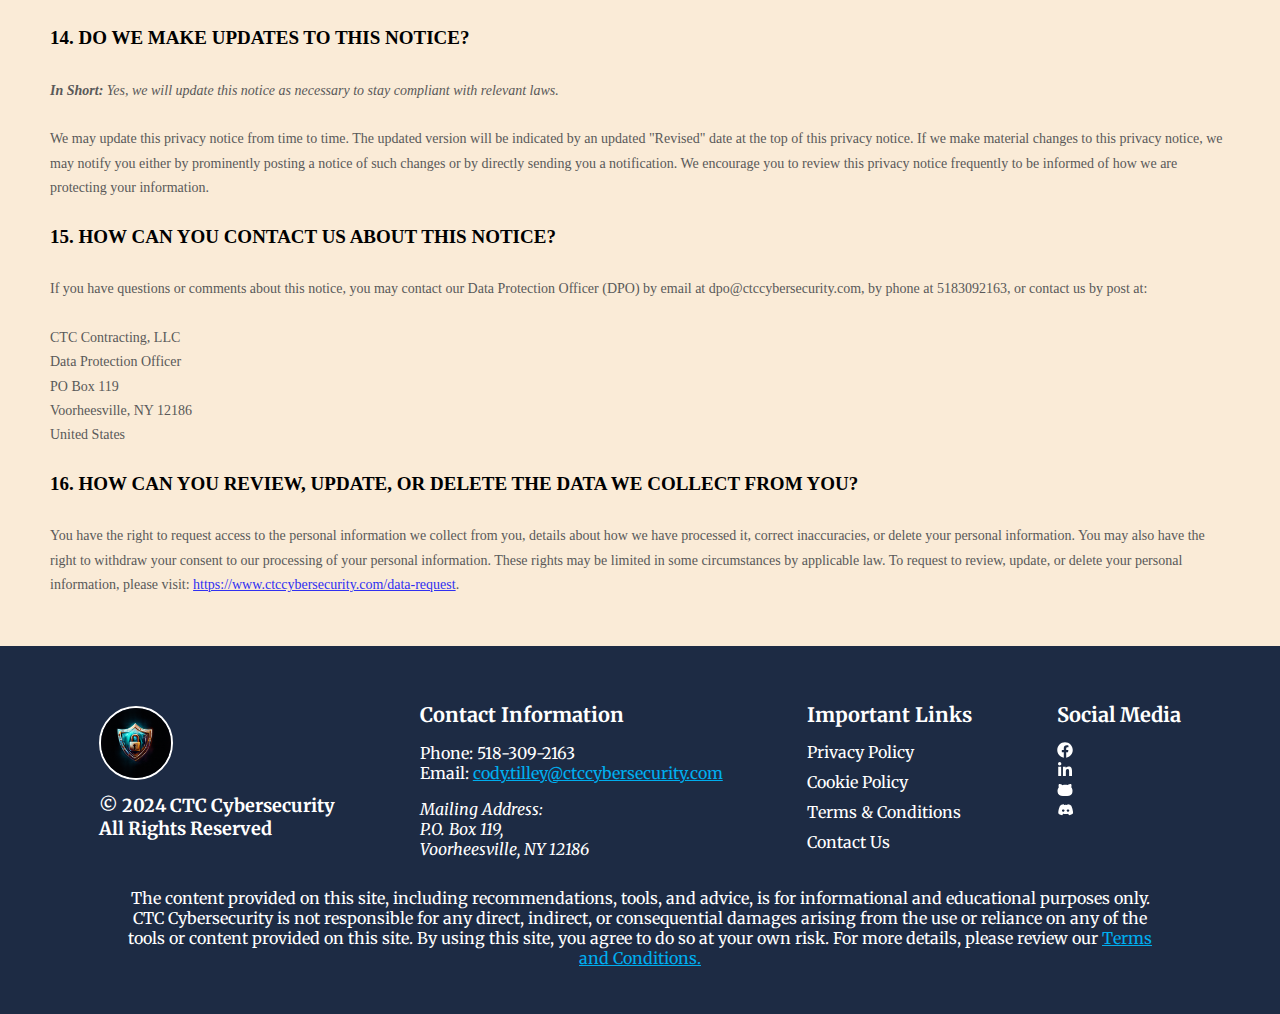
<file: privacypolicy.html>
﻿<!DOCTYPE html>
<html>
<head>
    <meta charset="utf-8">
    <meta name="viewport" content="width=device-width, initial-scale=1.0">
    <title>CTC Cybersecurity Privacy Policy Page</title>
    <link rel="canonical" href="https://ctccybersecurity.com/privacypolicy">
    <link rel="stylesheet" href="css/style.css">
    <link rel="stylesheet" href="https://fonts.googleapis.com/css2?family=Merriweather:wght@300;400;700&amp;display=swap"> <!-- Font from Google -->
    <link rel="stylesheet" href="https://stackpath.bootstrapcdn.com/font-awesome/4.7.0/css/font-awesome.min.css" /> <!-- All icons used across the site are from font awesome -->
    <script src="js/script.js"></script> <!-- One js file so far but may need to separate with rss feeds in cyber news page //Having issues with content load speeds// -->
    <style>
        html, body {
            overflow-x: hidden;
            margin: 0;
            padding: 0;
        }

        .bulkformatprivacypolicy {
            background-color: antiquewhite;
            border: black;
            padding: 50px;
        }

        [data-custom-class='privacypolicy'], [data-custom-class='privacypolicy'] * {
            background: transparent !important;
            max-width: 100%;
        }

        [data-custom-class='title'], [data-custom-class='title'] * {
            font-family: Garamond !important;
            font-size: 26px !important;
            color: #000000 !important;
        }

        [data-custom-class='subtitle'], [data-custom-class='subtitle'] * {
            font-family: Garamond !important;
            color: #595959 !important;
            font-size: 14px !important;
        }

        [data-custom-class='heading_1'], [data-custom-class='heading_1'] * {
            font-family: Garamond !important;
            font-size: 19px !important;
            color: #000000 !important;
        }

        [data-custom-class='heading_2'], [data-custom-class='heading_2'] * {
            font-family: Garamond !important;
            font-size: 17px !important;
            color: #000000 !important;
        }

        [data-custom-class='body_text'], [data-custom-class='body_text'] * {
            color: #595959 !important;
            font-size: 14px !important;
            font-family: Garamond !important;
        }

        [data-custom-class='link'], [data-custom-class='link'] * {
            color: #3030F1 !important;
            font-size: 14px !important;
            font-family: Garamond !important;
            word-break: break-word !important;
        }
    </style>
</head>
<body>
    <!-- Header to be used across webpages with navigation menu (Need to redesign nav section for visual appeal and functionality)-->
    <section class="header">
        <nav>
            <a href="/index.html"><img src="images/ctclogo69.png" alt="CTC Logo"></a>
            <!-- hamburger menu for smaller screens //currently not working correctly due to js potentially and need to reorginze the html and css// -->
            <div class="hiddenmenu" id="menuIcon">
                <i class="fa fa-bars" onclick="toggleMenu()"></i>
                <i class="fa fa-times" onclick="toggleMenu()"></i>
            </div>
            <div class="nav-links" id="navLinks">
                <ul>
                    <li><a href="/index.html">Home</a></li>
                    <li><a href="/cybernews.html">Cybersecurity News</a></li>
                    <li><a href="/toolsandresources.html">Tools and Resources</a></li>
                    <li><a href="/cyberhygiene.html">Cyber Hygiene</a></li>
                    <li><a href="/contact.html">Contact Us</a></li>
                </ul>
            </div>
        </nav>
        <!-- General headline for site -->
        <div class="headline">
            <h2>Welcome to CTC Cybersecurity</h2>
            <p>Our goal is to provide incredible cybersecurity resources<br />to keep you better equipped to take on the evolving threat landscape!</p>
            <a href="/about.html" class="about-btn">Learn About CTC Cybersecurity</a>
        </div>
    </section>

    <section class="bulkformatprivacypolicy">
        <span style="display: block;margin: 0 auto 3.125rem;width: 11.125rem;height: 2.375rem;background: url([data-uri]) center no-repeat;"></span>
        <div data-custom-class="privacypolicy">
            <div><strong><span style="font-size: 26px;"><span data-custom-class="title"><bdt class="block-component"></bdt><bdt class="question">PRIVACY POLICY</bdt><bdt class="statement-end-if-in-editor"></bdt></span></span></strong></div><div>
                <div><span style="color: rgb(127, 127, 127);"><strong><span style="font-size: 15px;"><span data-custom-class="subtitle">Last updated <bdt class="question">Sept. 30, 2024</bdt></span></span></strong></span></div><div><br></div><div>
                    <div style="line-height: 1.5;"><span style="color: rgb(127, 127, 127);"><span style="color: rgb(89, 89, 89); font-size: 15px;"><span data-custom-class="body_text">This privacy notice for <bdt class="question">CTC Contracting, LLC<bdt class="block-component"></bdt> (doing business as <bdt class="question">CTC Cybersecurity</bdt>)<bdt class="statement-end-if-in-editor"></bdt></bdt> (<bdt class="block-component"></bdt>"<strong>we</strong>," "<strong>us</strong>," or "<strong>our</strong>"<bdt class="statement-end-if-in-editor"></bdt></span><span data-custom-class="body_text">), describes how and why we might collect, store, use, and/or share (<bdt class="block-component"></bdt>"<strong>process</strong>"<bdt class="statement-end-if-in-editor"></bdt>) your information when you use our services (<bdt class="block-component"></bdt>"<strong>Services</strong>"<bdt class="statement-end-if-in-editor"></bdt>), such as when you:</span></span></span><span style="font-size: 15px;"><span style="color: rgb(127, 127, 127);"><span data-custom-class="body_text"><span style="color: rgb(89, 89, 89);"><span data-custom-class="body_text"><bdt class="block-component"></bdt></span></span></span></span></span></div><ul><li data-custom-class="body_text" style="line-height: 1.5;"><span style="font-size: 15px; color: rgb(89, 89, 89);"><span style="font-size: 15px; color: rgb(89, 89, 89);"><span data-custom-class="body_text">Visit our website<bdt class="block-component"></bdt> at <span style="color: rgb(0, 58, 250);"><bdt class="question"><a href="https://www.ctccybersecurity.com" target="_blank" data-custom-class="link" rel="noopener">https://www.ctccybersecurity.com</a></bdt></span><span style="font-size: 15px;"><span style="color: rgb(89, 89, 89);"><span data-custom-class="body_text"><span style="font-size: 15px;"><span style="color: rgb(89, 89, 89);"><bdt class="statement-end-if-in-editor">, or any website of ours that links to this privacy notice</bdt></span></span></span></span></span></span></span></span></li></ul><div>
                        <bdt class="block-component"><span style="font-size: 15px;"><span style="font-size: 15px;"><span style="color: rgb(127, 127, 127);"><span data-custom-class="body_text"><span style="color: rgb(89, 89, 89);"><span data-custom-class="body_text"><bdt class="block-component"></bdt></bdt></span></span></span></span></span></span></span></span></li></ul><div style="line-height: 1.5;"><span style="font-size: 15px;"><span style="color: rgb(127, 127, 127);"><span data-custom-class="body_text"><span style="color: rgb(89, 89, 89);"><span data-custom-class="body_text"><bdt class="block-component"></bdt></span></span></span></span></span></div><ul><li data-custom-class="body_text" style="line-height: 1.5;"><span style="font-size: 15px; color: rgb(89, 89, 89);"><span style="font-size: 15px; color: rgb(89, 89, 89);"><span data-custom-class="body_text">Engage with us in other related ways, including any sales, marketing, or events<span style="font-size: 15px;"><span style="color: rgb(89, 89, 89);"><span data-custom-class="body_text"><span style="font-size: 15px;"><span style="color: rgb(89, 89, 89);"><bdt class="statement-end-if-in-editor"></bdt></span></span></span></span></span></span></span></span></li></ul><div style="line-height: 1.5;"><span style="font-size: 15px;"><span style="color: rgb(127, 127, 127);"><span data-custom-class="body_text"><strong>Questions or concerns? </strong>Reading this privacy notice will help you understand your privacy rights and choices. If you do not agree with our policies and practices, please do not use our Services.<bdt class="block-component"></bdt> If you still have any questions or concerns, please contact us at <bdt class="question">privacy@ctccybersecurity.com</bdt>.</span></span></span></div><div style="line-height: 1.5;"><br></div><div style="line-height: 1.5;"><strong><span style="font-size: 15px;"><span data-custom-class="heading_1">SUMMARY OF KEY POINTS</span></span></strong></div><div style="line-height: 1.5;"><span style="font-size: 15px;"><span data-custom-class="body_text"><strong><em>This summary provides key points from our privacy notice, but you can find out more details about any of these topics by clicking the link following each key point or by using our </em></strong></span></span><a data-custom-class="link" href="#toc"><span style="color: rgb(0, 58, 250); font-size: 15px;"><span data-custom-class="body_text"><strong><em>table of contents</em></strong></span></span></a><span style="font-size: 15px;"><span data-custom-class="body_text"><strong><em> below to find the section you are looking for.</em></strong></span></span></div><div style="line-height: 1.5;"><br></div><div style="line-height: 1.5;"><span style="font-size: 15px;"><span data-custom-class="body_text"><strong>What personal information do we process?</strong> When you visit, use, or navigate our Services, we may process personal information depending on how you interact with us and the Services, the choices you make, and the products and features you use. Learn more about </span></span><a data-custom-class="link" href="#personalinfo"><span style="color: rgb(0, 58, 250); font-size: 15px;"><span data-custom-class="body_text">personal information you disclose to us</span></span></a><span data-custom-class="body_text">.</span></div><div style="line-height: 1.5;"><br></div><div style="line-height: 1.5;"><span style="font-size: 15px;"><span data-custom-class="body_text"><strong>Do we process any sensitive personal information?</strong> <bdt class="block-component"></bdt>We may process sensitive personal information when necessary with your consent or as otherwise permitted by applicable law. Learn more about </span></span><a data-custom-class="link" href="#sensitiveinfo"><span style="color: rgb(0, 58, 250); font-size: 15px;"><span data-custom-class="body_text">sensitive information we process</span></span></a><span data-custom-class="body_text">.</span><span style="font-size: 15px;"><span data-custom-class="body_text"><bdt class="statement-end-if-in-editor"></bdt></span></span></div><div style="line-height: 1.5;"><br></div><div style="line-height: 1.5;"><span style="font-size: 15px;"><span data-custom-class="body_text"><strong>Do we collect any information from third parties?</strong> <bdt class="block-component"></bdt>We do not collect any information from third parties.<bdt class="else-block"></bdt></span></span></div><div style="line-height: 1.5;"><br></div><div style="line-height: 1.5;"><span style="font-size: 15px;"><span data-custom-class="body_text"><strong>How do we process your information?</strong> We process your information to provide, improve, and administer our Services, communicate with you, for security and fraud prevention, and to comply with law. We may also process your information for other purposes with your consent. We process your information only when we have a valid legal reason to do so. Learn more about </span></span><a data-custom-class="link" href="#infouse"><span style="color: rgb(0, 58, 250); font-size: 15px;"><span data-custom-class="body_text">how we process your information</span></span></a><span data-custom-class="body_text">.</span></div><div style="line-height: 1.5;"><br></div><div style="line-height: 1.5;"><span style="font-size: 15px;"><span data-custom-class="body_text"><strong>In what situations and with which <bdt class="block-component"></bdt>parties do we share personal information?</strong> We may share information in specific situations and with specific <bdt class="block-component"></bdt>third parties. Learn more about </span></span><a data-custom-class="link" href="#whoshare"><span style="color: rgb(0, 58, 250); font-size: 15px;"><span data-custom-class="body_text">when and with whom we share your personal information</span></span></a><span style="font-size: 15px;"><span data-custom-class="body_text">.<bdt class="block-component"></bdt></span></span></div><div style="line-height: 1.5;"><br></div><div style="line-height: 1.5;"><span style="font-size: 15px;"><span data-custom-class="body_text"><strong>How do we keep your information safe?</strong> We have <bdt class="block-component"></bdt>organizational<bdt class="statement-end-if-in-editor"></bdt> and technical processes and procedures in place to protect your personal information. However, no electronic transmission over the internet or information storage technology can be guaranteed to be 100% secure, so we cannot promise or guarantee that hackers, cybercriminals, or other <bdt class="block-component"></bdt>unauthorized<bdt class="statement-end-if-in-editor"></bdt> third parties will not be able to defeat our security and improperly collect, access, steal, or modify your information. Learn more about </span></span><a data-custom-class="link" href="#infosafe"><span style="color: rgb(0, 58, 250); font-size: 15px;"><span data-custom-class="body_text">how we keep your information safe</span></span></a><span data-custom-class="body_text">.</span><span style="font-size: 15px;"><span data-custom-class="body_text"><bdt class="statement-end-if-in-editor"></bdt></span></span></div><div style="line-height: 1.5;"><br></div><div style="line-height: 1.5;"><span style="font-size: 15px;"><span data-custom-class="body_text"><strong>What are your rights?</strong> Depending on where you are located geographically, the applicable privacy law may mean you have certain rights regarding your personal information. Learn more about </span></span><a data-custom-class="link" href="#privacyrights"><span style="color: rgb(0, 58, 250); font-size: 15px;"><span data-custom-class="body_text">your privacy rights</span></span></a><span data-custom-class="body_text">.</span></div><div style="line-height: 1.5;"><br></div><div style="line-height: 1.5;"><span style="font-size: 15px;"><span data-custom-class="body_text"><strong>How do you exercise your rights?</strong> The easiest way to exercise your rights is by <bdt class="block-component"></bdt>visiting <span style="color: rgb(0, 58, 250);"><bdt class="question"><a href="https://www.ctccybersecurity.com/data-request" target="_blank" data-custom-class="link" rel="noopener">https://www.ctccybersecurity.com/data-request</a></bdt></span><bdt class="else-block"></bdt>, or by contacting us. We will consider and act upon any request in accordance with applicable data protection laws.</span></span></div><div style="line-height: 1.5;"><br></div><div style="line-height: 1.5;"><span style="font-size: 15px;"><span data-custom-class="body_text">Want to learn more about what we do with any information we collect? </span></span><a data-custom-class="link" href="#toc"><span style="color: rgb(0, 58, 250); font-size: 15px;"><span data-custom-class="body_text">Review the privacy notice in full</span></span></a><span style="font-size: 15px;"><span data-custom-class="body_text">.</span></span></div><div style="line-height: 1.5;"><br></div><div id="toc" style="line-height: 1.5;"><span style="font-size: 15px;"><span style="color: rgb(127, 127, 127);"><span style="color: rgb(0, 0, 0);"><strong><span data-custom-class="heading_1">TABLE OF CONTENTS</span></strong></span></span></span></div><div style="line-height: 1.5;"><span style="font-size: 15px;"><a data-custom-class="link" href="#infocollect"><span style="color: rgb(0, 58, 250);">1. WHAT INFORMATION DO WE COLLECT?</span></a></span></div><div style="line-height: 1.5;"><span style="font-size: 15px;"><a data-custom-class="link" href="#infouse"><span style="color: rgb(0, 58, 250);">2. HOW DO WE PROCESS YOUR INFORMATION?<bdt class="block-component"></bdt></span></a></span></div><div style="line-height: 1.5;"><span style="font-size: 15px;"><a data-custom-class="link" href="#legalbases"><span style="color: rgb(0, 58, 250);">3. <span style="font-size: 15px;"><span style="color: rgb(0, 58, 250);">WHAT LEGAL BASES DO WE RELY ON TO PROCESS YOUR PERSONAL INFORMATION?</span></span><bdt class="statement-end-if-in-editor"></bdt></span></a></span></div><div style="line-height: 1.5;"><span style="font-size: 15px;"><span style="color: rgb(0, 58, 250);"><a data-custom-class="link" href="#whoshare">4. WHEN AND WITH WHOM DO WE SHARE YOUR PERSONAL INFORMATION?</a></span><span data-custom-class="body_text"><bdt class="block-component"></bdt></span></span></div><div style="line-height: 1.5;"><span style="color: rgb(0, 58, 250); font-size: 15px;"><a data-custom-class="link" href="#3pwebsites">5. WHAT IS OUR STANCE ON THIRD-PARTY WEBSITES?<bdt class="statement-end-if-in-editor"></bdt></a><span style="color: rgb(127, 127, 127);"><span style="color: rgb(89, 89, 89);"><span data-custom-class="body_text"><span style="color: rgb(89, 89, 89);"><bdt class="block-component"></bdt></span></span></span></span></span></div><div style="line-height: 1.5;"><span style="font-size: 15px;"><a data-custom-class="link" href="#cookiepolicy"><span style="color: rgb(0, 58, 250);">6. DO WE USE COOKIES AND OTHER TRACKING TECHNOLOGIES?</span></a><span style="color: rgb(127, 127, 127);"><span style="color: rgb(89, 89, 89);"><span data-custom-class="body_text"><span style="color: rgb(89, 89, 89);"><bdt class="statement-end-if-in-editor"></bdt></span></span><span data-custom-class="body_text"><span style="color: rgb(89, 89, 89);"><span style="color: rgb(89, 89, 89);"><span style="color: rgb(89, 89, 89);"><bdt class="block-component"></bdt></span></span><bdt class="block-component"></bdt></span></span></span></span></span></div><div style="line-height: 1.5;"><span style="font-size: 15px;"><a data-custom-class="link" href="#inforetain"><span style="color: rgb(0, 58, 250);">7. HOW LONG DO WE KEEP YOUR INFORMATION?</span></a><span style="color: rgb(127, 127, 127);"><span style="color: rgb(89, 89, 89);"><span data-custom-class="body_text"><span style="color: rgb(89, 89, 89);"><span style="color: rgb(89, 89, 89);"><bdt class="block-component"></bdt></span></span></span></span></span></span></div><div style="line-height: 1.5;"><span style="font-size: 15px;"><a data-custom-class="link" href="#infosafe"><span style="color: rgb(0, 58, 250);">8. HOW DO WE KEEP YOUR INFORMATION SAFE?</span></a><span style="color: rgb(127, 127, 127);"><span style="color: rgb(89, 89, 89);"><span data-custom-class="body_text"><span style="color: rgb(89, 89, 89);"><bdt class="statement-end-if-in-editor"></bdt><bdt class="block-component"></bdt></span></span></span></span></span></div><div style="line-height: 1.5;"><span style="font-size: 15px;"><a data-custom-class="link" href="#infominors"><span style="color: rgb(0, 58, 250);">9. DO WE COLLECT INFORMATION FROM MINORS?</span></a><span style="color: rgb(127, 127, 127);"><span style="color: rgb(89, 89, 89);"><span data-custom-class="body_text"><span style="color: rgb(89, 89, 89);"><bdt class="statement-end-if-in-editor"></bdt></span></span></span></span></span></div><div style="line-height: 1.5;"><span style="font-size: 15px;"><span style="color: rgb(0, 58, 250);"><a data-custom-class="link" href="#privacyrights">10. WHAT ARE YOUR PRIVACY RIGHTS?</a></span></span></div><div style="line-height: 1.5;"><span style="font-size: 15px;"><a data-custom-class="link" href="#DNT"><span style="color: rgb(0, 58, 250);">11. CONTROLS FOR DO-NOT-TRACK FEATURES<bdt class="block-component"></bdt></span></a></span></div><div style="line-height: 1.5;"><span style="font-size: 15px;"><a data-custom-class="link" href="#uslaws"><span style="color: rgb(0, 58, 250);">12. DO UNITED STATES RESIDENTS HAVE SPECIFIC PRIVACY RIGHTS?</span></a></span><bdt class="block-component"><span style="font-size: 15px;"><span data-custom-class="body_text"></span></span></bdt></div><div style="line-height: 1.5;"><a data-custom-class="link" href="#otherlaws"><span style="color: rgb(0, 58, 250); font-size: 15px;">13. DO OTHER REGIONS HAVE SPECIFIC PRIVACY RIGHTS?</span></a><span style="font-size: 15px;"><bdt class="statement-end-if-in-editor"><span data-custom-class="body_text"></span></bdt></span></div><div style="line-height: 1.5;"><bdt class="block-component"><span style="font-size: 15px;"></bdt><bdt class="block-component"></bdt><bdt class="block-component"></bdt><bdt class="block-component"></bdt><bdt class="block-component"></bdt><bdt class="block-component"></bdt><bdt class="block-component"></bdt><bdt class="block-component"></bdt><bdt class="block-component"></bdt><bdt class="block-component"></span></bdt></div><div style="line-height: 1.5;"><span style="font-size: 15px;"><a data-custom-class="link" href="#policyupdates"><span style="color: rgb(0, 58, 250);">14. DO WE MAKE UPDATES TO THIS NOTICE?</span></a></span></div><div style="line-height: 1.5;"><a data-custom-class="link" href="#contact"><span style="color: rgb(0, 58, 250); font-size: 15px;">15. HOW CAN YOU CONTACT US ABOUT THIS NOTICE?</span></a></div><div style="line-height: 1.5;"><a data-custom-class="link" href="#request"><span style="color: rgb(0, 58, 250);">16. HOW CAN YOU REVIEW, UPDATE, OR DELETE THE DATA WE COLLECT FROM YOU?</span></a></div><div style="line-height: 1.5;"><br></div><div style="line-height: 1.5;"><br></div><div id="infocollect" style="line-height: 1.5;"><span style="color: rgb(0, 0, 0);"><span style="color: rgb(0, 0, 0); font-size: 15px;"><span style="font-size: 15px; color: rgb(0, 0, 0);"><span style="font-size: 15px; color: rgb(0, 0, 0);"><span id="control" style="color: rgb(0, 0, 0);"><strong><span data-custom-class="heading_1">1. WHAT INFORMATION DO WE COLLECT?</span></strong></span></span></span></span></span></div><div style="line-height: 1.5;"><br></div><div id="personalinfo" style="line-height: 1.5;"><span data-custom-class="heading_2" style="color: rgb(0, 0, 0);"><span style="font-size: 15px;"><strong>Personal information you disclose to us</strong></span></span></div><div><div><br></div><div style="line-height: 1.5;"><span style="color: rgb(127, 127, 127);"><span style="color: rgb(89, 89, 89); font-size: 15px;"><span data-custom-class="body_text"><span style="font-size: 15px; color: rgb(89, 89, 89);"><span style="font-size: 15px; color: rgb(89, 89, 89);"><span data-custom-class="body_text"><strong><em>In Short:</em></strong></span></span></span></span><span data-custom-class="body_text"><span style="font-size: 15px; color: rgb(89, 89, 89);"><span style="font-size: 15px; color: rgb(89, 89, 89);"><span data-custom-class="body_text"><strong><em> </em></strong><em>We collect personal information that you provide to us.</em></span></span></span></span></span></span></div></div><div style="line-height: 1.5;"><br></div><div style="line-height: 1.5;"><span style="font-size: 15px; color: rgb(89, 89, 89);"><span style="font-size: 15px; color: rgb(89, 89, 89);"><span data-custom-class="body_text">We collect personal information that you voluntarily provide to us when you <span style="font-size: 15px;"><bdt class="block-component"></bdt></span></span><span data-custom-class="body_text">express an interest in obtaining information about us or our products and Services, when you participate in activities on the Services, or otherwise when you contact us.</span></span></span></span></div><div style="line-height: 1.5;"><br></div><div style="line-height: 1.5;"><span style="font-size: 15px; color: rgb(89, 89, 89);"><span style="font-size: 15px; color: rgb(89, 89, 89);"><span data-custom-class="body_text"><span style="font-size: 15px;"><bdt class="block-component"></bdt></span></span></span></span></div><div style="line-height: 1.5;"><span style="font-size: 15px; color: rgb(89, 89, 89);"><span style="font-size: 15px; color: rgb(89, 89, 89);"><span data-custom-class="body_text"><strong>Personal Information Provided by You.</strong> The personal information that we collect depends on the context of your interactions with us and the Services, the choices you make, and the products and features you use. The personal information we collect may include the following:<span style="font-size: 15px;"><span data-custom-class="body_text"><bdt class="forloop-component"></bdt></span></span></span></span></span></div><ul><li data-custom-class="body_text" style="line-height: 1.5;"><span style="font-size: 15px; color: rgb(89, 89, 89);"><span style="font-size: 15px; color: rgb(89, 89, 89);"><span data-custom-class="body_text"><span style="font-size: 15px;"><span data-custom-class="body_text"><bdt class="question">names</bdt></span></span></span></span></span></li></ul><div style="line-height: 1.5;"><span style="font-size: 15px; color: rgb(89, 89, 89);"><span style="font-size: 15px; color: rgb(89, 89, 89);"><span data-custom-class="body_text"><span style="font-size: 15px;"><span data-custom-class="body_text"><bdt class="forloop-component"></bdt></span></span></span></span></span></div><ul><li data-custom-class="body_text" style="line-height: 1.5;"><span style="font-size: 15px; color: rgb(89, 89, 89);"><span style="font-size: 15px; color: rgb(89, 89, 89);"><span data-custom-class="body_text"><span style="font-size: 15px;"><span data-custom-class="body_text"><bdt class="question">phone numbers</bdt></span></span></span></span></span></li></ul><div style="line-height: 1.5;"><span style="font-size: 15px; color: rgb(89, 89, 89);"><span style="font-size: 15px; color: rgb(89, 89, 89);"><span data-custom-class="body_text"><span style="font-size: 15px;"><span data-custom-class="body_text"><bdt class="forloop-component"></bdt></span></span></span></span></span></div><ul><li data-custom-class="body_text" style="line-height: 1.5;"><span style="font-size: 15px; color: rgb(89, 89, 89);"><span style="font-size: 15px; color: rgb(89, 89, 89);"><span data-custom-class="body_text"><span style="font-size: 15px;"><span data-custom-class="body_text"><bdt class="question">email addresses</bdt></span></span></span></span></span></li></ul><div style="line-height: 1.5;"><span style="font-size: 15px; color: rgb(89, 89, 89);"><span style="font-size: 15px; color: rgb(89, 89, 89);"><span data-custom-class="body_text"><span style="font-size: 15px;"><span data-custom-class="body_text"><bdt class="forloop-component"></bdt></span></span></span></span></span></div><ul><li data-custom-class="body_text" style="line-height: 1.5;"><span style="font-size: 15px; color: rgb(89, 89, 89);"><span style="font-size: 15px; color: rgb(89, 89, 89);"><span data-custom-class="body_text"><span style="font-size: 15px;"><span data-custom-class="body_text"><bdt class="question">mailing addresses</bdt></span></span></span></span></span></li></ul><div style="line-height: 1.5;"><span style="font-size: 15px; color: rgb(89, 89, 89);"><span style="font-size: 15px; color: rgb(89, 89, 89);"><span data-custom-class="body_text"><span style="font-size: 15px;"><span data-custom-class="body_text"><bdt class="forloop-component"></bdt></span></span></span></span></span></div><ul><li data-custom-class="body_text" style="line-height: 1.5;"><span style="font-size: 15px; color: rgb(89, 89, 89);"><span style="font-size: 15px; color: rgb(89, 89, 89);"><span data-custom-class="body_text"><span style="font-size: 15px;"><span data-custom-class="body_text"><bdt class="question">contact preferences</bdt></span></span></span></span></span></li></ul><div style="line-height: 1.5;"><span style="font-size: 15px; color: rgb(89, 89, 89);"><span style="font-size: 15px; color: rgb(89, 89, 89);"><span data-custom-class="body_text"><span style="font-size: 15px;"><span data-custom-class="body_text"><bdt class="forloop-component"></bdt></span></span></span></span></span></div><ul><li data-custom-class="body_text" style="line-height: 1.5;"><span style="font-size: 15px; color: rgb(89, 89, 89);"><span style="font-size: 15px; color: rgb(89, 89, 89);"><span data-custom-class="body_text"><span style="font-size: 15px;"><span data-custom-class="body_text"><bdt class="question">billing addresses</bdt></span></span></span></span></span></li></ul><div style="line-height: 1.5;"><span style="font-size: 15px; color: rgb(89, 89, 89);"><span style="font-size: 15px; color: rgb(89, 89, 89);"><span data-custom-class="body_text"><span style="font-size: 15px;"><span data-custom-class="body_text"><bdt class="forloop-component"></bdt></span></span></span></span></span></div><ul><li data-custom-class="body_text" style="line-height: 1.5;"><span style="font-size: 15px; color: rgb(89, 89, 89);"><span style="font-size: 15px; color: rgb(89, 89, 89);"><span data-custom-class="body_text"><span style="font-size: 15px;"><span data-custom-class="body_text"><bdt class="question">debit/credit card numbers</bdt></span></span></span></span></span></li></ul><div style="line-height: 1.5;"><span style="font-size: 15px; color: rgb(89, 89, 89);"><span style="font-size: 15px; color: rgb(89, 89, 89);"><span data-custom-class="body_text"><span style="font-size: 15px;"><span data-custom-class="body_text"><bdt class="forloop-component"></bdt></span><span data-custom-class="body_text"><bdt class="statement-end-if-in-editor"></bdt></span></span></span></span></span></div><div id="sensitiveinfo" style="line-height: 1.5;"><span style="font-size: 15px;"><span data-custom-class="body_text"><strong>Sensitive Information.</strong> <bdt class="block-component"></bdt>When necessary, with your consent or as otherwise permitted by applicable law, we process the following categories of sensitive information:<bdt class="forloop-component"></bdt></span></span></div><ul><li data-custom-class="body_text" style="line-height: 1.5;"><span style="font-size: 15px;"><span data-custom-class="body_text"><bdt class="question">financial data</bdt></span></span></li></ul><div><span style="font-size: 15px;"><span data-custom-class="body_text"><bdt class="forloop-component"></bdt></span><span data-custom-class="body_text"><bdt class="statement-end-if-in-editor"></bdt></span></span><span style="font-size: 15px; color: rgb(89, 89, 89);"><span style="font-size: 15px; color: rgb(89, 89, 89);"><span data-custom-class="body_text"><span style="font-size: 15px;"><span data-custom-class="body_text"><bdt class="block-component"><bdt class="block-component"></bdt></bdt></span></span></span></span><bdt class="block-component"></span></span></bdt></div><div style="line-height: 1.5;"><span style="font-size: 15px; color: rgb(89, 89, 89);"><span style="font-size: 15px; color: rgb(89, 89, 89);"><span data-custom-class="body_text">All personal information that you provide to us must be true, complete, and accurate, and you must notify us of any changes to such personal information.</span></span></span></div><div style="line-height: 1.5;"><br></div><div style="line-height: 1.5;"><span style="font-size: 15px; color: rgb(89, 89, 89);"><span style="font-size: 15px; color: rgb(89, 89, 89);"><span data-custom-class="body_text"><bdt class="block-component"></bdt></span></span></span></div><div style="line-height: 1.5;"><span data-custom-class="heading_2" style="color: rgb(0, 0, 0);"><span style="font-size: 15px;"><strong>Information automatically collected</strong></span></span></div><div><div><br></div><div style="line-height: 1.5;"><span style="color: rgb(127, 127, 127);"><span style="color: rgb(89, 89, 89); font-size: 15px;"><span data-custom-class="body_text"><span style="font-size: 15px; color: rgb(89, 89, 89);"><span style="font-size: 15px; color: rgb(89, 89, 89);"><span data-custom-class="body_text"><strong><em>In Short:</em></strong></span></span></span></span><span data-custom-class="body_text"><span style="font-size: 15px; color: rgb(89, 89, 89);"><span style="font-size: 15px; color: rgb(89, 89, 89);"><span data-custom-class="body_text"><strong><em> </em></strong><em>Some information — such as your Internet Protocol (IP) address and/or browser and device characteristics — is collected automatically when you visit our Services.</em></span></span></span></span></span></span></div></div><div style="line-height: 1.5;"><br></div><div style="line-height: 1.5;"><span style="font-size: 15px; color: rgb(89, 89, 89);"><span style="font-size: 15px; color: rgb(89, 89, 89);"><span data-custom-class="body_text">We automatically collect certain information when you visit, use, or navigate the Services. This information does not reveal your specific identity (like your name or contact information) but may include device and usage information, such as your IP address, browser and device characteristics, operating system, language preferences, referring URLs, device name, country, location, information about how and when you use our Services, and other technical information. This information is primarily needed to maintain the security and operation of our Services, and for our internal analytics and reporting purposes.</span></span></span></div><div style="line-height: 1.5;"><br></div><div style="line-height: 1.5;"><span style="font-size: 15px; color: rgb(89, 89, 89);"><span style="font-size: 15px; color: rgb(89, 89, 89);"><span data-custom-class="body_text"><bdt class="block-component"></bdt></span></span></span></div><div style="line-height: 1.5;"><span style="font-size: 15px; color: rgb(89, 89, 89);"><span style="font-size: 15px; color: rgb(89, 89, 89);"><span data-custom-class="body_text">Like many businesses, we also collect information through cookies and similar technologies. <bdt class="block-component"></bdt>You can find out more about this in our Cookie Notice: <bdt class="statement-end-if-in-editor"></bdt><bdt class="block-component"></bdt><span style="color: rgb(0, 58, 250);"><bdt class="question"><a href="https://www.ctccybersecurity.com/cookiepolicy" target="_blank" data-custom-class="link" rel="noopener">https://www.ctccybersecurity.com/cookiepolicy</a></bdt></span>.<bdt class="block-component"></bdt></span></span></span></div><div style="line-height: 1.5;"><br></div><div style="line-height: 1.5;"><span style="font-size: 15px; color: rgb(89, 89, 89);"><span style="font-size: 15px; color: rgb(89, 89, 89);"><span data-custom-class="body_text"><bdt class="statement-end-if-in-editor"><span data-custom-class="body_text"></span></bdt></span><span data-custom-class="body_text"><bdt class="block-component"></bdt></span></span></span></div><div style="line-height: 1.5;"><span style="font-size: 15px; color: rgb(89, 89, 89);"><span style="font-size: 15px; color: rgb(89, 89, 89);"><span data-custom-class="body_text">The information we collect includes:<bdt class="block-component"></bdt></span></span></span></div><ul><li data-custom-class="body_text" style="line-height: 1.5;"><span style="font-size: 15px; color: rgb(89, 89, 89);"><span style="font-size: 15px; color: rgb(89, 89, 89);"><span data-custom-class="body_text"><em>Log and Usage Data.</em> Log and usage data is service-related, diagnostic, usage, and performance information our servers automatically collect when you access or use our Services and which we record in log files. Depending on how you interact with us, this log data may include your IP address, device information, browser type, and settings and information about your activity in the Services<span style="font-size: 15px;"> </span>(such as the date/time stamps associated with your usage, pages and files viewed, searches, and other actions you take such as which features you use), device event information (such as system activity, error reports (sometimes called <bdt class="block-component"></bdt>"crash dumps"<bdt class="statement-end-if-in-editor"></bdt>), and hardware settings).<span style="font-size: 15px;"><span style="color: rgb(89, 89, 89);"><span data-custom-class="body_text"><span style="font-size: 15px;"><span style="color: rgb(89, 89, 89);"><bdt class="statement-end-if-in-editor"></bdt></span></span></span></span></span></span></span></span></li></ul><div style="line-height: 1.5;"><bdt class="block-component"><span style="font-size: 15px;"><span data-custom-class="body_text"></span></span></bdt></div><ul><li data-custom-class="body_text" style="line-height: 1.5;"><span style="font-size: 15px; color: rgb(89, 89, 89);"><span style="font-size: 15px; color: rgb(89, 89, 89);"><span data-custom-class="body_text"><em>Device Data.</em> We collect device data such as information about your computer, phone, tablet, or other device you use to access the Services. Depending on the device used, this device data may include information such as your IP address (or proxy server), device and application identification numbers, location, browser type, hardware model, Internet service provider and/or mobile carrier, operating system, and system configuration information.<span style="font-size: 15px;"><span style="color: rgb(89, 89, 89);"><span data-custom-class="body_text"><span style="font-size: 15px;"><span style="color: rgb(89, 89, 89);"><bdt class="statement-end-if-in-editor"></bdt></span></span></span></span></span></span></span></span></li></ul><div style="line-height: 1.5;"><bdt class="block-component"><span style="font-size: 15px;"><span data-custom-class="body_text"></span></span></bdt></div><ul><li data-custom-class="body_text" style="line-height: 1.5;"><span style="font-size: 15px; color: rgb(89, 89, 89);"><span style="font-size: 15px; color: rgb(89, 89, 89);"><span data-custom-class="body_text"><em>Location Data.</em> We collect location data such as information about your device's location, which can be either precise or imprecise. How much information we collect depends on the type and settings of the device you use to access the Services. For example, we may use GPS and other technologies to collect geolocation data that tells us your current location (based on your IP address). You can opt out of allowing us to collect this information either by refusing access to the information or by disabling your Location setting on your device. However, if you choose to opt out, you may not be able to use certain aspects of the Services.<span style="font-size: 15px;"><span style="color: rgb(89, 89, 89);"><span data-custom-class="body_text"><span style="font-size: 15px;"><span style="color: rgb(89, 89, 89);"><bdt class="statement-end-if-in-editor"></bdt></span></span></span></span></span></span></span></span></li></ul><div><bdt class="block-component"><span style="font-size: 15px;"></bdt></bdt><bdt class="statement-end-if-in-editor"></bdt></bdt></span><span data-custom-class="body_text"><span style="color: rgb(89, 89, 89); font-size: 15px;"><span data-custom-class="body_text"><span style="color: rgb(89, 89, 89); font-size: 15px;"><span data-custom-class="body_text"><bdt class="statement-end-if-in-editor"><bdt class="block-component"></bdt></bdt></span></span></span></span></bdt></span></span></span></span></span></span></span></span><span style="font-size: 15px;"><span data-custom-class="body_text"><bdt class="block-component"></bdt></span></span></div><div style="line-height: 1.5;"><br></div><div id="infouse" style="line-height: 1.5;"><span style="color: rgb(127, 127, 127);"><span style="color: rgb(89, 89, 89); font-size: 15px;"><span style="font-size: 15px; color: rgb(89, 89, 89);"><span style="font-size: 15px; color: rgb(89, 89, 89);"><span id="control" style="color: rgb(0, 0, 0);"><strong><span data-custom-class="heading_1">2. HOW DO WE PROCESS YOUR INFORMATION?</span></strong></span></span></span></span></span></div><div><div style="line-height: 1.5;"><br></div><div style="line-height: 1.5;"><span style="color: rgb(127, 127, 127);"><span style="color: rgb(89, 89, 89); font-size: 15px;"><span data-custom-class="body_text"><span style="font-size: 15px; color: rgb(89, 89, 89);"><span style="font-size: 15px; color: rgb(89, 89, 89);"><span data-custom-class="body_text"><strong><em>In Short: </em></strong><em>We process your information to provide, improve, and administer our Services, communicate with you, for security and fraud prevention, and to comply with law. We may also process your information for other purposes with your consent.</em></span></span></span></span></span></span></div></div><div style="line-height: 1.5;"><br></div><div style="line-height: 1.5;">
                            <span style="font-size: 15px; color: rgb(89, 89, 89);"><span style="font-size: 15px; color: rgb(89, 89, 89);"><span data-custom-class="body_text"><strong>We process your personal information for a variety of reasons, depending on how you interact with our Services, including:</strong><bdt class="block-component"></bdt></span></span></span></span></span></span></span></span></span></span></span></span></li></ul><div style="line-height: 1.5;">
                                <span style="font-size: 15px; color: rgb(89, 89, 89);"><span style="font-size: 15px; color: rgb(89, 89, 89);"><span data-custom-class="body_text"><bdt class="block-component"></bdt></span></span></span></span></span></span></span></span></span></span></span></span></span></span></span></li></ul><div style="line-height: 1.5;"><span style="font-size: 15px; color: rgb(89, 89, 89);"><span style="font-size: 15px; color: rgb(89, 89, 89);"><span data-custom-class="body_text"><bdt class="block-component"></bdt></span></span></span></div><ul><li data-custom-class="body_text" style="line-height: 1.5;"><span style="font-size: 15px; color: rgb(89, 89, 89);"><span style="font-size: 15px; color: rgb(89, 89, 89);"><span data-custom-class="body_text"><strong>To deliver and facilitate delivery of services to the user. </strong>We may process your information to provide you with the requested service.<span style="font-size: 15px;"><span style="color: rgb(89, 89, 89);"><span data-custom-class="body_text"><span style="font-size: 15px; color: rgb(89, 89, 89);"><span style="font-size: 15px; color: rgb(89, 89, 89);"><span data-custom-class="body_text"><span style="font-size: 15px; color: rgb(89, 89, 89);"><span style="font-size: 15px; color: rgb(89, 89, 89);"><span data-custom-class="body_text"><span style="font-size: 15px; color: rgb(89, 89, 89);"><span style="font-size: 15px; color: rgb(89, 89, 89);"><span data-custom-class="body_text"><span style="font-size: 15px;"><span style="color: rgb(89, 89, 89);"><span data-custom-class="body_text"><span style="font-size: 15px;"><span style="color: rgb(89, 89, 89);"><span data-custom-class="body_text"><bdt class="statement-end-if-in-editor"></bdt></span></span></span></span></span></span></span></span></span></span></span></span></span></span></span></span></span></span></span></span></span></li></ul><div style="line-height: 1.5;">
                                    <span style="font-size: 15px; color: rgb(89, 89, 89);"><span style="font-size: 15px; color: rgb(89, 89, 89);"><span data-custom-class="body_text"><bdt class="block-component"></bdt></span></span></span></span></span></span></span></span></span></span></span></span></li></ul><div style="line-height: 1.5;"><span style="font-size: 15px; color: rgb(89, 89, 89);"><span style="font-size: 15px; color: rgb(89, 89, 89);"><span data-custom-class="body_text"><bdt class="block-component"></bdt></span></span></span></div><ul><li style="line-height: 1.5;"><span style="font-size: 15px; color: rgb(89, 89, 89);"><span style="font-size: 15px; color: rgb(89, 89, 89);"><span data-custom-class="body_text"><strong>To respond to user inquiries/offer support to users. </strong>We may process your information to respond to your inquiries and solve any potential issues you might have with the requested service.<bdt class="statement-end-if-in-editor"></bdt></span></span></span></li></ul><div style="line-height: 1.5;">
                                        <bdt class="block-component"><span style="font-size: 15px;"></bdt></span></span></span></span></span></span></li></ul><div style="line-height: 1.5;"><bdt class="block-component"><span style="font-size: 15px;"></span></bdt></div><ul><li data-custom-class="body_text" style="line-height: 1.5;"><span style="font-size: 15px; color: rgb(89, 89, 89);"><span style="font-size: 15px; color: rgb(89, 89, 89);"><span data-custom-class="body_text"><strong>To send administrative information to you. </strong>We may process your information to send you details about our products and services, changes to our terms and policies, and other similar information.<span style="font-size: 15px; color: rgb(89, 89, 89);"><span style="font-size: 15px; color: rgb(89, 89, 89);"><span data-custom-class="body_text"><span style="font-size: 15px; color: rgb(89, 89, 89);"><span style="font-size: 15px; color: rgb(89, 89, 89);"><span data-custom-class="body_text"><bdt class="statement-end-if-in-editor"></bdt></span></span></span></span></span></span></span></span></span></li></ul><div style="line-height: 1.5;">
                                            <bdt class="block-component"><span style="font-size: 15px;"></bdt></span></span></span></span></span></span></span></span></span></span></span></span></li></ul><div style="line-height: 1.5;"><bdt class="block-component"><span style="font-size: 15px;"><span data-custom-class="body_text"></span></span></bdt></div><ul><li data-custom-class="body_text" style="line-height: 1.5;"><span data-custom-class="body_text"><span style="font-size: 15px;"><strong>To <bdt class="block-component"></bdt>fulfill<bdt class="statement-end-if-in-editor"></bdt> and manage your orders.</strong> We may process your information to <bdt class="block-component"></bdt>fulfill<bdt class="statement-end-if-in-editor"></bdt> and manage your orders, payments, returns, and exchanges made through the Services.</span></span><bdt class="statement-end-if-in-editor"><span style="font-size: 15px;"><span data-custom-class="body_text"></span></span></bdt></li></ul><p style="font-size: 15px; line-height: 1.5;"><bdt class="block-component"><span style="font-size: 15px;"></bdt></span></span></span></span></span></span></span></span></span></span></span></li></ul><p style="font-size: 15px; line-height: 1.5;"><bdt class="block-component"><span style="font-size: 15px;"></bdt></span></span></span></span></span></span></span></span></span></span></span></li></ul><p style="font-size: 15px; line-height: 1.5;"><bdt class="block-component"></bdt></span></span></span></span></span></span></span></span></span></span></span></li></ul><p style="font-size: 15px; line-height: 1.5;"><bdt class="block-component"></bdt></p><ul><li data-custom-class="body_text" style="line-height: 1.5;"><span style="font-size: 15px;"><span style="color: rgb(89, 89, 89);"><span style="color: rgb(89, 89, 89);"><span data-custom-class="body_text"><strong>To request feedback. </strong>We may process your information when necessary to request feedback and to contact you about your use of our Services.<span style="color: rgb(89, 89, 89);"><span style="color: rgb(89, 89, 89);"><span data-custom-class="body_text"><span style="color: rgb(89, 89, 89);"><span data-custom-class="body_text"><span style="color: rgb(89, 89, 89);"><span data-custom-class="body_text"><bdt class="statement-end-if-in-editor"></bdt></span></span></span></span></span></span></span></span></span></span></span></li></ul><div style="line-height: 1.5;">
                                                <bdt class="block-component"><span style="font-size: 15px;"><span data-custom-class="body_text"></span></bdt></span></li></ul><div style="line-height: 1.5;"><bdt class="block-component"><span style="font-size: 15px;"></span></bdt></div><ul><li data-custom-class="body_text" style="line-height: 1.5;"><span style="font-size: 15px; color: rgb(89, 89, 89);"><span style="font-size: 15px; color: rgb(89, 89, 89);"><span data-custom-class="body_text"><strong>To send you marketing and promotional communications. </strong>We may process the personal information you send to us for our marketing purposes, if this is in accordance with your marketing preferences. You can opt out of our marketing emails at any time. For more information, see <bdt class="block-component"></bdt>"<bdt class="statement-end-if-in-editor"></bdt></span></span></span><a data-custom-class="link" href="#privacyrights"><span style="font-size: 15px; color: rgb(0, 58, 250);"><span style="font-size: 15px; color: rgb(0, 58, 250);"><span data-custom-class="body_text">WHAT ARE YOUR PRIVACY RIGHTS?</span></span></span></a><span style="font-size: 15px; color: rgb(89, 89, 89);"><span style="font-size: 15px; color: rgb(89, 89, 89);"><span data-custom-class="body_text"><bdt class="block-component"></bdt>"<bdt class="statement-end-if-in-editor"></bdt> below.</span><span data-custom-class="body_text"><bdt class="statement-end-if-in-editor"></bdt></span></span></span></li></ul><div style="line-height: 1.5;">
                                                    <bdt class="block-component"><span style="font-size: 15px;"></bdt></span></span></span></li></ul><div style="line-height: 1.5;"><span style="font-size: 15px;"><bdt class="block-component"><span data-custom-class="body_text"></span></bdt></span></div><ul><li data-custom-class="body_text" style="line-height: 1.5;"><span style="font-size: 15px;"><span data-custom-class="body_text"><strong>To deliver targeted advertising to you.</strong> We may process your information to develop and display <bdt class="block-component"></bdt>personalized<bdt class="statement-end-if-in-editor"></bdt> content and advertising tailored to your interests, location, and more.<bdt class="block-component"></bdt> For more information see our Cookie Notice: <bdt class="block-component"></bdt><span style="color: rgb(0, 58, 250);"><bdt class="question"><a href="https://www.ctccybersecurity.com/cookiepolicy" target="_blank" data-custom-class="link" rel="noopener">https://www.ctccybersecurity.com/cookiepolicy</a></bdt></span><bdt class="block-component"></bdt>.<bdt class="statement-end-if-in-editor"></bdt></span></span></li></ul><div style="line-height: 1.5;">
                                                        <bdt class="block-component"><span style="font-size: 15px;"><span data-custom-class="body_text"></bdt></span></span></li></ul><div style="line-height: 1.5;">
                                                            <bdt class="block-component"><span style="font-size: 15px;"><span data-custom-class="body_text"></span></span></bdt></li></ul><div style="line-height: 1.5;"><bdt class="block-component"><span style="font-size: 15px;"><span data-custom-class="body_text"></span></span></bdt></div><ul><li data-custom-class="body_text" style="line-height: 1.5;"><span data-custom-class="body_text"><span style="font-size: 15px;"><strong>To protect our Services.</strong> We may process your information as part of our efforts to keep our Services safe and secure, including fraud monitoring and prevention.</span></span><bdt class="statement-end-if-in-editor"><span style="font-size: 15px;"><span data-custom-class="body_text"></span></span></bdt></li></ul><div style="line-height: 1.5;">
                                                                <bdt class="block-component"><span style="font-size: 15px;"><span data-custom-class="body_text"></span></span></bdt></li></ul><div style="line-height: 1.5;">
                                                                    <bdt class="block-component"><span style="font-size: 15px;"><span data-custom-class="body_text"></span></span></bdt></li></ul><div style="line-height: 1.5;">
                                                                        <bdt class="block-component"><span style="font-size: 15px;"><span data-custom-class="body_text"></span></span></bdt></li></ul><div style="line-height: 1.5;"><bdt class="block-component"><span style="font-size: 15px;"><span data-custom-class="body_text"></span></span></bdt></div><ul><li data-custom-class="body_text" style="line-height: 1.5;"><span data-custom-class="body_text"><span style="font-size: 15px;"><strong>To identify usage trends.</strong> We may process information about how you use our Services to better understand how they are being used so we can improve them.</span></span><bdt class="statement-end-if-in-editor"><span style="font-size: 15px;"><span data-custom-class="body_text"></span></span></bdt></li></ul><div style="line-height: 1.5;">
                                                                            <bdt class="block-component"><span style="font-size: 15px;"><span data-custom-class="body_text"></bdt></span></span></li></ul><div style="line-height: 1.5;"><bdt class="block-component"><span style="font-size: 15px;"><span data-custom-class="body_text"></span></span></bdt></div><ul><li data-custom-class="body_text" style="line-height: 1.5;"><span style="font-size: 15px;"><span data-custom-class="body_text"><strong>To determine the effectiveness of our marketing and promotional campaigns.</strong> We may process your information to better understand how to provide marketing and promotional campaigns that are most relevant to you.<bdt class="statement-end-if-in-editor"></bdt></span></span></li></ul><div style="line-height: 1.5;">
                                                                                <bdt class="block-component"><span style="font-size: 15px;"><span data-custom-class="body_text"></bdt></span></span></li></ul><div style="line-height: 1.5;"><bdt class="block-component"><span style="font-size: 15px;"><span data-custom-class="body_text"></span></span></bdt></div><ul><li data-custom-class="body_text" style="line-height: 1.5;"><span data-custom-class="body_text"><span style="font-size: 15px;"><strong>To save or protect an individual's vital interest.</strong> We may process your information when necessary to save or protect an individual’s vital interest, such as to prevent harm.</span></span><bdt class="statement-end-if-in-editor"><span style="font-size: 15px;"><span data-custom-class="body_text"></span></span></bdt></li></ul><div style="line-height: 1.5;"><bdt class="block-component"><span style="font-size: 15px;"><span data-custom-class="body_text"></span></span></bdt><bdt class="block-component"><span style="font-size: 15px;"><span data-custom-class="body_text"></bdt></span></span><bdt class="block-component"><span style="font-size: 15px;"><span data-custom-class="body_text"></span></span></bdt><bdt class="block-component"><span style="font-size: 15px;"><span data-custom-class="body_text"></span></span></bdt></div><div style="line-height: 1.5;"><br></div><div id="legalbases" style="line-height: 1.5;"><strong><span style="font-size: 15px;"><span data-custom-class="heading_1">3. WHAT LEGAL BASES DO WE RELY ON TO PROCESS YOUR INFORMATION?</span></span></strong></div><div style="line-height: 1.5;"><br></div><div style="line-height: 1.5;"><em><span style="font-size: 15px;"><span data-custom-class="body_text"><strong>In Short: </strong>We only process your personal information when we believe it is necessary and we have a valid legal reason (i.e.<bdt class="block-component"></bdt>,<bdt class="statement-end-if-in-editor"></bdt> legal basis) to do so under applicable law, like with your consent, to comply with laws, to provide you with services to enter into or <bdt class="block-component"></bdt>fulfill<bdt class="statement-end-if-in-editor"></bdt> our contractual obligations, to protect your rights, or to <bdt class="block-component"></bdt>fulfill<bdt class="statement-end-if-in-editor"></bdt> our legitimate business interests.</span></span></em></div><div style="line-height: 1.5;"><br></div><div style="line-height: 1.5;"><span style="font-size: 15px;"><span data-custom-class="body_text"><bdt class="block-component"></bdt></span><span data-custom-class="body_text"><bdt class="block-component"></bdt></span></span></div><div style="line-height: 1.5;"><em><span style="font-size: 15px;"><span data-custom-class="body_text"><strong><u>If you are located in the EU or UK, this section applies to you.</u></strong></span></span></em></div><div style="line-height: 1.5;"><br></div><div style="line-height: 1.5;"><span style="font-size: 15px;"><span data-custom-class="body_text"><bdt class="statement-end-if-in-editor"></bdt></span></span></div><div style="line-height: 1.5;"><span style="font-size: 15px;"><span data-custom-class="body_text">The General Data Protection Regulation (GDPR) and UK GDPR require us to explain the valid legal bases we rely on in order to process your personal information. As such, we may rely on the following legal bases to process your personal information:</span></span></div><ul><li data-custom-class="body_text" style="line-height: 1.5;"><span style="font-size: 15px;"><span data-custom-class="body_text"><strong>Consent. </strong>We may process your information if you have given us permission (i.e.<bdt class="block-component"></bdt>,<bdt class="statement-end-if-in-editor"></bdt> consent) to use your personal information for a specific purpose. You can withdraw your consent at any time. Learn more about </span></span><a data-custom-class="link" href="#withdrawconsent"><span style="color: rgb(0, 58, 250); font-size: 15px;"><span data-custom-class="body_text">withdrawing your consent</span></span></a><span data-custom-class="body_text">.</span></li></ul><div style="line-height: 1.5;"><bdt class="block-component"><span style="font-size: 15px;"><span data-custom-class="body_text"></span></span></bdt></div><ul><li data-custom-class="body_text" style="line-height: 1.5;"><span data-custom-class="body_text"><span style="font-size: 15px;"><strong>Performance of a Contract.</strong> We may process your personal information when we believe it is necessary to <bdt class="block-component"></bdt>fulfill<bdt class="statement-end-if-in-editor"></bdt> our contractual obligations to you, including providing our Services or at your request prior to entering into a contract with you.</span></span><bdt class="statement-end-if-in-editor"><span style="font-size: 15px;"><span data-custom-class="body_text"></span></span></bdt></li></ul><div style="line-height: 1.5;"><bdt class="block-component"><span style="font-size: 15px;"><span data-custom-class="body_text"></span></span></bdt></div><ul><li data-custom-class="body_text" style="line-height: 1.5;"><span data-custom-class="body_text"><span style="font-size: 15px;"><strong>Legitimate Interests.</strong> We may process your information when we believe it is reasonably necessary to achieve our legitimate business interests and those interests do not outweigh your interests and fundamental rights and freedoms. For example, we may process your personal information for some of the purposes described in order to:</span></span></li></ul><div style="line-height: 1.5;"><span data-custom-class="body_text"><span style="font-size: 15px;"><bdt class="block-component"></bdt></span></span></div><ul style="margin-left: 40px;"><li data-custom-class="body_text" style="line-height: 1.5;"><span data-custom-class="body_text"><span style="font-size: 15px;">Send users information about special offers and discounts on our products and services<bdt class="statement-end-if-in-editor"></bdt></span></span></li></ul><div style="line-height: 1.5;"><span data-custom-class="body_text"><span style="font-size: 15px;"><bdt class="block-component"></bdt></span></span></div><ul style="margin-left: 40px;"><li data-custom-class="body_text" style="line-height: 1.5;"><span data-custom-class="body_text"><span style="font-size: 15px;">Develop and display <bdt class="block-component"></bdt>personalized<bdt class="statement-end-if-in-editor"></bdt> and relevant advertising content for our users<bdt class="statement-end-if-in-editor"></bdt></span></span></li></ul><div style="line-height: 1.5;"><span data-custom-class="body_text"><span style="font-size: 15px;"><bdt class="block-component"></bdt></span></span></div><ul style="margin-left: 40px;"><li data-custom-class="body_text" style="line-height: 1.5;"><span data-custom-class="body_text"><span style="font-size: 15px;"><bdt class="block-component"></bdt>Analyze<bdt class="statement-end-if-in-editor"></bdt> how our Services are used so we can improve them to engage and retain users<bdt class="statement-end-if-in-editor"></bdt></span></span></li></ul><div style="line-height: 1.5;"><span data-custom-class="body_text"><span style="font-size: 15px;"><bdt class="block-component"></bdt></span></span></div><ul style="margin-left: 40px;"><li data-custom-class="body_text" style="line-height: 1.5;"><span data-custom-class="body_text"><span style="font-size: 15px;">Support our marketing activities<bdt class="statement-end-if-in-editor"></bdt></span></span></li></ul><div style="line-height: 1.5;"><span data-custom-class="body_text"><span style="font-size: 15px;"><bdt class="block-component"></bdt></span></span></div><ul style="margin-left: 40px;"><li data-custom-class="body_text" style="line-height: 1.5;"><span data-custom-class="body_text"><span style="font-size: 15px;">Diagnose problems and/or prevent fraudulent activities<bdt class="statement-end-if-in-editor"></bdt></span></span></li></ul><div style="line-height: 1.5;"><span data-custom-class="body_text"><span style="font-size: 15px;"><bdt class="block-component"></bdt></span></span></div><ul style="margin-left: 40px;"><li data-custom-class="body_text" style="line-height: 1.5;"><span data-custom-class="body_text"><span style="font-size: 15px;">Understand how our users use our products and services so we can improve user experience<bdt class="statement-end-if-in-editor"></bdt></span></span></li></ul><div style="line-height: 1.5;"><span data-custom-class="body_text"><span style="font-size: 15px;"><bdt class="block-component"></bdt></span></span><bdt class="statement-end-if-in-editor"><span style="font-size: 15px;"><span data-custom-class="body_text"></span></span></bdt><bdt class="block-component"><span style="font-size: 15px;"><span data-custom-class="body_text"></span></span></bdt></div><ul><li data-custom-class="body_text" style="line-height: 1.5;"><span data-custom-class="body_text"><span style="font-size: 15px;"><strong>Legal Obligations.</strong> We may process your information where we believe it is necessary for compliance with our legal obligations, such as to cooperate with a law enforcement body or regulatory agency, exercise or defend our legal rights, or disclose your information as evidence in litigation in which we are involved.<bdt class="statement-end-if-in-editor"></bdt><br></span></span></li></ul><div style="line-height: 1.5;"><bdt class="block-component"><span style="font-size: 15px;"><span data-custom-class="body_text"></span></span></bdt></div><ul><li data-custom-class="body_text" style="line-height: 1.5;"><span data-custom-class="body_text"><span style="font-size: 15px;"><strong>Vital Interests.</strong> We may process your information where we believe it is necessary to protect your vital interests or the vital interests of a third party, such as situations involving potential threats to the safety of any person.</span></span><bdt class="statement-end-if-in-editor"><span style="font-size: 15px;"><span data-custom-class="body_text"></span></span></bdt></li></ul><div style="line-height: 1.5;"><bdt class="block-component"><span style="font-size: 15px;"><span data-custom-class="body_text"></span></span></bdt><span data-custom-class="body_text"><span style="font-size: 15px;"><bdt class="block-component"><bdt class="block-component"></bdt></bdt></span></span></div><div style="line-height: 1.5;"><span data-custom-class="body_text"><span style="font-size: 15px;"><strong><u><em>If you are located in Canada, this section applies to you.</em></u></strong></span></span></div><div style="line-height: 1.5;"><br></div><div style="line-height: 1.5;"><span data-custom-class="body_text"><span style="font-size: 15px;"><bdt class="statement-end-if-in-editor"></bdt></span></span></div><div style="line-height: 1.5;"><span data-custom-class="body_text"><span style="font-size: 15px;">We may process your information if you have given us specific permission (i.e.<bdt class="block-component"></bdt>,<bdt class="statement-end-if-in-editor"></bdt> express consent) to use your personal information for a specific purpose, or in situations where your permission can be inferred (i.e.<bdt class="block-component"></bdt>,<bdt class="statement-end-if-in-editor"></bdt> implied consent). You can </span></span><a data-custom-class="link" href="#withdrawconsent"><span data-custom-class="body_text"><span style="color: rgb(0, 58, 250); font-size: 15px;">withdraw your consent</span></span></a><span data-custom-class="body_text"><span style="font-size: 15px;"> at any time.</span></span></div><div style="line-height: 1.5;"><br></div><div style="line-height: 1.5;"><span data-custom-class="body_text"><span style="font-size: 15px;">In some exceptional cases, we may be legally permitted under applicable law to process your information without your consent, including, for example:</span></span></div><ul><li data-custom-class="body_text" style="line-height: 1.5;"><span data-custom-class="body_text"><span style="font-size: 15px;">If collection is clearly in the interests of an individual and consent cannot be obtained in a timely way</span></span></li></ul><div style="line-height: 1.5;"><span data-custom-class="body_text"><span style="font-size: 15px;"><bdt class="block-component"></bdt></span></span></div><ul><li data-custom-class="body_text" style="line-height: 1.5;"><span data-custom-class="body_text"><span style="font-size: 15px;">For investigations and fraud detection and prevention<bdt class="statement-end-if-in-editor"></bdt></span></span></li></ul><div style="line-height: 1.5;"><bdt class="block-component"><span style="font-size: 15px;"><span data-custom-class="body_text"></span></span></bdt></div><ul><li data-custom-class="body_text" style="line-height: 1.5;"><span data-custom-class="body_text"><span style="font-size: 15px;">For business transactions provided certain conditions are met</span></span><bdt class="statement-end-if-in-editor"><span style="font-size: 15px;"><span data-custom-class="body_text"></span></span></bdt></li></ul><div style="line-height: 1.5;"><bdt class="block-component"><span style="font-size: 15px;"><span data-custom-class="body_text"></span></span></bdt></div><ul><li data-custom-class="body_text" style="line-height: 1.5;"><span data-custom-class="body_text"><span style="font-size: 15px;">If it is contained in a witness statement and the collection is necessary to assess, process, or settle an insurance claim</span></span><bdt class="statement-end-if-in-editor"><span style="font-size: 15px;"><span data-custom-class="body_text"></span></span></bdt></li></ul><div style="line-height: 1.5;"><bdt class="block-component"><span style="font-size: 15px;"><span data-custom-class="body_text"></span></span></bdt></div><ul><li data-custom-class="body_text" style="line-height: 1.5;"><span data-custom-class="body_text"><span style="font-size: 15px;">For identifying injured, ill, or deceased persons and communicating with next of kin</span></span><bdt class="statement-end-if-in-editor"><span style="font-size: 15px;"><span data-custom-class="body_text"></span></span></bdt></li></ul><div style="line-height: 1.5;"><span data-custom-class="body_text"><span style="font-size: 15px;"><bdt class="block-component"></bdt></span></span></div><ul><li data-custom-class="body_text" style="line-height: 1.5;"><span data-custom-class="body_text"><span style="font-size: 15px;">If we have reasonable grounds to believe an individual has been, is, or may be victim of financial abuse<bdt class="statement-end-if-in-editor"></bdt></span></span></li></ul><div style="line-height: 1.5;"><span data-custom-class="body_text"><span style="font-size: 15px;"><bdt class="block-component"></bdt></span></span></div><ul><li data-custom-class="body_text" style="line-height: 1.5;"><span data-custom-class="body_text"><span style="font-size: 15px;">If it is reasonable to expect collection and use with consent would compromise the availability or the accuracy of the information and the collection is reasonable for purposes related to investigating a breach of an agreement or a contravention of the laws of Canada or a province<bdt class="statement-end-if-in-editor"></bdt></span></span></li></ul><div style="line-height: 1.5;"><span data-custom-class="body_text"><span style="font-size: 15px;"><bdt class="block-component"></bdt></span></span></div><ul><li data-custom-class="body_text" style="line-height: 1.5;"><span data-custom-class="body_text"><span style="font-size: 15px;">If disclosure is required to comply with a subpoena, warrant, court order, or rules of the court relating to the production of records<bdt class="statement-end-if-in-editor"></bdt></span></span></li></ul><div style="line-height: 1.5;"><bdt class="block-component"><span style="font-size: 15px;"><span data-custom-class="body_text"></span></span></bdt></div><ul><li data-custom-class="body_text" style="line-height: 1.5;"><span style="font-size: 15px;"><span data-custom-class="body_text">If it was produced by an individual in the course of their employment, business, or profession and the collection is consistent with the purposes for which the information was produced<bdt class="statement-end-if-in-editor"></bdt></span></span></li></ul><div style="line-height: 1.5;"><span style="font-size: 15px;"><span data-custom-class="body_text"><bdt class="block-component"></bdt></span></span></div><ul><li data-custom-class="body_text" style="line-height: 1.5;"><span style="font-size: 15px;"><span data-custom-class="body_text">If the collection is solely for journalistic, artistic, or literary purposes<bdt class="statement-end-if-in-editor"></bdt></span></span></li></ul><div style="line-height: 1.5;"><span style="font-size: 15px;"><span data-custom-class="body_text"><bdt class="block-component"></bdt></span></span></div><ul><li data-custom-class="body_text" style="line-height: 1.5;"><span style="font-size: 15px;"><span data-custom-class="body_text">If the information is publicly available and is specified by the regulations</span><bdt class="statement-end-if-in-editor"><span data-custom-class="body_text"></span></bdt></span></li></ul><div style="line-height: 1.5;"><bdt class="statement-end-if-in-editor"><span style="font-size: 15px;"><span data-custom-class="body_text"></span></span></bdt><bdt class="statement-end-if-in-editor"><span style="font-size: 15px;"><span data-custom-class="body_text"></span></span></bdt></div><div style="line-height: 1.5;"><br></div><div id="whoshare" style="line-height: 1.5;"><span style="color: rgb(127, 127, 127);"><span style="color: rgb(89, 89, 89); font-size: 15px;"><span style="font-size: 15px; color: rgb(89, 89, 89);"><span style="font-size: 15px; color: rgb(89, 89, 89);"><span id="control" style="color: rgb(0, 0, 0);"><strong><span data-custom-class="heading_1">4. WHEN AND WITH WHOM DO WE SHARE YOUR PERSONAL INFORMATION?</span></strong></span></span></span></span></span></div><div style="line-height: 1.5;"><br></div><div style="line-height: 1.5;"><span style="font-size: 15px; color: rgb(89, 89, 89);"><span style="font-size: 15px; color: rgb(89, 89, 89);"><span data-custom-class="body_text"><strong><em>In Short:</em></strong><em> We may share information in specific situations described in this section and/or with the following <bdt class="block-component"></bdt>third parties.</em></span></span></span></div><div style="line-height: 1.5;"><span style="font-size: 15px; color: rgb(89, 89, 89);"><span style="font-size: 15px; color: rgb(89, 89, 89);"><span data-custom-class="body_text"><bdt class="block-component"></span></div><div style="line-height: 1.5;"><br></div><div style="line-height: 1.5;"><span style="font-size: 15px;"><span data-custom-class="body_text">We <bdt class="block-component"></bdt>may need to share your personal information in the following situations:</span></span></div><ul><li data-custom-class="body_text" style="line-height: 1.5;"><span style="font-size: 15px;"><span data-custom-class="body_text"><strong>Business Transfers.</strong> We may share or transfer your information in connection with, or during negotiations of, any merger, sale of company assets, financing, or acquisition of all or a portion of our business to another company.</span></span></li></ul><div style="line-height: 1.5;">
                                                                                    <span style="font-size: 15px;"><span data-custom-class="body_text"><bdt class="block-component"></bdt></span></span></li></ul><div style="line-height: 1.5;"><span style="font-size: 15px;"><bdt class="block-component"><span data-custom-class="body_text"></span></bdt></span></div><ul><li data-custom-class="body_text" style="line-height: 1.5;"><span style="font-size: 15px;"><span data-custom-class="body_text"><strong>Affiliates. </strong>We may share your information with our affiliates, in which case we will require those affiliates to <bdt class="block-component"></bdt>honor<bdt class="statement-end-if-in-editor"></bdt> this privacy notice. Affiliates include our parent company and any subsidiaries, joint venture partners, or other companies that we control or that are under common control with us.</span><bdt class="statement-end-if-in-editor"><span data-custom-class="body_text"></span></bdt></span></li></ul><div style="line-height: 1.5;"><bdt class="block-component"><span style="font-size: 15px;"><span data-custom-class="body_text"></span></span></bdt></div><ul><li data-custom-class="body_text" style="line-height: 1.5;"><span data-custom-class="body_text"><span style="font-size: 15px;"><strong>Business Partners.</strong> We may share your information with our business partners to offer you certain products, services, or promotions.</span></span><bdt class="statement-end-if-in-editor"><span style="font-size: 15px;"><span data-custom-class="body_text"></span></span></bdt></li></ul><div style="line-height: 1.5;">
                                                                                        <bdt class="block-component"><span style="font-size: 15px;"><span data-custom-class="body_text"></bdt></span></span></li></ul><div style="line-height: 1.5;">
                                                                                            <bdt class="block-component"><span style="font-size: 15px;"><span data-custom-class="body_text"></span></span></bdt></li></ul><div style="line-height: 1.5;"><bdt class="block-component"><span style="font-size: 15px;"><span data-custom-class="body_text"></span></span></bdt></div><div style="line-height: 1.5;"><br></div><div style="line-height: 1.5;"><strong><span id="3pwebsites" style="font-size: 15px;"><span data-custom-class="heading_1">5. WHAT IS OUR STANCE ON THIRD-PARTY WEBSITES?</span></span></strong></div><div style="line-height: 1.5;"><br></div><div style="line-height: 1.5;"><span style="font-size: 15px;"><span data-custom-class="body_text"><strong><em>In Short:</em></strong><em> We are not responsible for the safety of any information that you share with third parties that we may link to or who advertise on our Services, but are not affiliated with, our Services.</em></span></span></div><div style="line-height: 1.5;"><br></div><div style="line-height: 1.5;"><span style="font-size: 15px;"><span data-custom-class="body_text">The Services<bdt class="block-component"></bdt> may link to third-party websites, online services, or mobile applications and/or contain advertisements from third parties that are not affiliated with us and which may link to other websites, services, or applications. Accordingly, we do not make any guarantee regarding any such third parties, and we will not be liable for any loss or damage caused by the use of such third-party websites, services, or applications. The inclusion of a link towards a third-party website, service, or application does not imply an endorsement by us. We cannot guarantee the safety and privacy of data you provide to any third parties. Any data collected by third parties is not covered by this privacy notice. We are not responsible for the content or privacy and security practices and policies of any third parties, including other websites, services, or applications that may be linked to or from the Services. You should review the policies of such third parties and contact them directly to respond to your questions.</span></span><bdt class="statement-end-if-in-editor"><span style="font-size: 15px;"><span data-custom-class="body_text"></span></span></bdt><span style="color: rgb(89, 89, 89); font-size: 15px;"><span style="font-size: 15px;"><span style="color: rgb(89, 89, 89);"><span style="font-size: 15px;"><span style="color: rgb(89, 89, 89);"><bdt class="block-component"><span data-custom-class="heading_1"><bdt class="block-component"></bdt></span></bdt></span></span></span></span></span></div><div style="line-height: 1.5;"><br></div><div id="cookies" style="line-height: 1.5;"><span style="color: rgb(127, 127, 127);"><span style="color: rgb(89, 89, 89); font-size: 15px;"><span style="font-size: 15px; color: rgb(89, 89, 89);"><span style="font-size: 15px; color: rgb(89, 89, 89);"><span id="control" style="color: rgb(0, 0, 0);"><strong><span data-custom-class="heading_1">6. DO WE USE COOKIES AND OTHER TRACKING TECHNOLOGIES?</span></strong></span></span></span></span></span></div><div style="line-height: 1.5;"><br></div><div style="line-height: 1.5;"><span style="font-size: 15px; color: rgb(89, 89, 89);"><span style="font-size: 15px; color: rgb(89, 89, 89);"><span data-custom-class="body_text"><strong><em>In Short:</em></strong><em> We may use cookies and other tracking technologies to collect and store your information.</em></span></span></span></div><div style="line-height: 1.5;"><br></div><div style="line-height: 1.5;"><span style="font-size: 15px; color: rgb(89, 89, 89);"><span style="font-size: 15px; color: rgb(89, 89, 89);"><span data-custom-class="body_text">We may use cookies and similar tracking technologies (like web beacons and pixels) to gather information when you interact with our Services. Some online tracking technologies help us maintain the security of our Services<bdt class="block-component"></bdt>, prevent crashes, fix bugs, save your preferences, and assist with basic site functions.</span></span></span></div><div style="line-height: 1.5;"><br></div><div style="line-height: 1.5;"><span style="font-size: 15px; color: rgb(89, 89, 89);"><span style="font-size: 15px; color: rgb(89, 89, 89);"><span data-custom-class="body_text">We also permit third parties and service providers to use online tracking technologies on our Services for analytics and advertising, including to help manage and display advertisements, to tailor advertisements to your interests, or to send abandoned shopping cart reminders (depending on your communication preferences). The third parties and service providers use their technology to provide advertising about products and services tailored to your interests which may appear either on our Services or on other websites.</span></span></span><bdt class="block-component"><span style="font-size: 15px;"></span></bdt></div><div style="line-height: 1.5;"><span style="font-size: 15px;"><br></span></div><div style="line-height: 1.5;"><span style="font-size: 15px;"><span data-custom-class="body_text">To the extent these online tracking technologies are deemed to be a <bdt class="block-component"></bdt>"sale"/"sharing"<bdt class="statement-end-if-in-editor"></bdt> (which includes targeted advertising, as defined under the applicable laws) under applicable US state laws, you can opt out of these online tracking technologies by submitting a request as described below under section <bdt class="block-component"></bdt>"<bdt class="statement-end-if-in-editor"></bdt></span></span><span data-custom-class="body_text"><a data-custom-class="link" href="#uslaws"><span style="color: rgb(0, 58, 250); font-size: 15px;">DO UNITED STATES RESIDENTS HAVE SPECIFIC PRIVACY RIGHTS?</span></a></span><span style="font-size: 15px;"><span data-custom-class="body_text"><bdt class="block-component"></bdt>"<bdt class="statement-end-if-in-editor"></bdt></span><bdt class="statement-end-if-in-editor"></bdt></span></div><div style="line-height: 1.5;"><br></div><div style="line-height: 1.5;"><span style="font-size: 15px; color: rgb(89, 89, 89);"><span style="font-size: 15px; color: rgb(89, 89, 89);"><span data-custom-class="body_text">Specific information about how we use such technologies and how you can refuse certain cookies is set out in our Cookie Notice<span style="color: rgb(89, 89, 89); font-size: 15px;"><span data-custom-class="body_text"><bdt class="block-component"></bdt></span></span>: <span style="color: rgb(0, 58, 250); font-size: 15px;"><span data-custom-class="body_text"><bdt class="question"><a href="https://www.ctccybersecurity.com/cookiepolicy" target="_blank" data-custom-class="link" rel="noopener">https://www.ctccybersecurity.com/cookiepolicy</a></bdt></span></span><span style="font-size: 15px; color: rgb(89, 89, 89);"><bdt class="block-component"></bdt>.</span></span></span></span></span><bdt class="block-component"><span style="font-size: 15px;"></span></bdt></div><div style="line-height: 1.5;"><span style="font-size: 15px;"><br></span></div><div style="line-height: 1.5;"><span style="font-size: 15px;"><strong><span data-custom-class="heading_2">Google Analytics</span></strong></span></div><div style="line-height: 1.5;"><span style="font-size: 15px;"><br></span></div><div style="line-height: 1.5;"><span style="font-size: 15px;"><span data-custom-class="body_text">We may share your information with Google Analytics to track and <bdt class="block-component"></bdt>analyze<bdt class="statement-end-if-in-editor"></bdt> the use of the Services.<bdt class="block-component"></bdt> The Google Analytics Advertising Features that we may use include: <bdt class="forloop-component"></bdt><bdt class="block-component"></bdt><bdt class="question">Google Analytics Demographics and Interests Reporting</bdt><bdt class="block-component"></bdt><bdt class="forloop-component"></bdt><bdt class="block-component"></bdt>, <bdt class="question">Google Display Network Impressions Reporting</bdt><bdt class="else-block"></bdt><bdt class="forloop-component"></bdt><bdt class="block-component"></bdt> and <bdt class="question">Remarketing with Google Analytics</bdt><bdt class="statement-end-if-in-editor"></bdt><bdt class="forloop-component"></bdt>.<bdt class="statement-end-if-in-editor"></bdt> To opt out of being tracked by Google Analytics across the Services, visit <span style="color: rgb(0, 58, 250);"><a data-fr-linked="true" href="https://tools.google.com/dlpage/gaoptout" rel="noopener noreferrer" target="_blank">https://tools.google.com/dlpage/gaoptout</a>.</span><bdt class="block-component"></bdt> You can opt out of Google Analytics Advertising Features through <span style="color: rgb(0, 58, 250);"><a data-custom-class="link" href="https://adssettings.google.com/" rel="noopener noreferrer" target="_blank">Ads Settings</a></span> and Ad Settings for mobile apps. Other opt out means include <span style="color: rgb(0, 58, 250);"><span style="color: rbg(0, 58, 250);"><a data-custom-class="link" href="http://optout.networkadvertising.org/" rel="noopener noreferrer" target="_blank">http://optout.networkadvertising.org/</a></span></span> and <span style="color: rgb(0, 58, 250);"><a data-custom-class="link" href="http://www.networkadvertising.org/mobile-choice" rel="noopener noreferrer" target="_blank">http://www.networkadvertising.org/mobile-choice</a></span>.<bdt class="statement-end-if-in-editor"></bdt> For more information on the privacy practices of Google, please visit the <span style="color: rgb(0, 58, 250);"><a data-custom-class="link" href="https://policies.google.com/privacy" rel="noopener noreferrer" target="_blank">Google Privacy & Terms page</a></span>.</span></span><bdt class="statement-end-if-in-editor"><span style="font-size: 15px;"></span></bdt><span style="font-size: 15px; color: rgb(89, 89, 89);"><span style="font-size: 15px; color: rgb(89, 89, 89);"><span data-custom-class="body_text"><span style="color: rgb(89, 89, 89); font-size: 15px;"><span style="color: rgb(89, 89, 89); font-size: 15px;"><span style="font-size: 15px;"><span style="color: rgb(89, 89, 89);"><span style="font-size: 15px;"><span style="color: rgb(89, 89, 89);"><span data-custom-class="body_text"><bdt class="statement-end-if-in-editor"></bdt></span></span></span></span></span></span></span></span><span data-custom-class="body_text"><span style="color: rgb(89, 89, 89); font-size: 15px;"><span style="color: rgb(89, 89, 89); font-size: 15px;"><span style="color: rgb(89, 89, 89); font-size: 15px;"><span style="font-size: 15px;"><span style="color: rgb(89, 89, 89);"><span style="font-size: 15px;"><span style="color: rgb(89, 89, 89);"><span data-custom-class="body_text"><bdt class="block-component"></bdt></span><bdt class="block-component"><span data-custom-class="body_text"><bdt class="block-component"></bdt></span></span></span></span></span></span></span></span></span></span></span></span></span></div><div style="line-height: 1.5;"><br></div><div id="inforetain" style="line-height: 1.5;"><span style="color: rgb(127, 127, 127);"><span style="color: rgb(89, 89, 89); font-size: 15px;"><span style="font-size: 15px; color: rgb(89, 89, 89);"><span style="font-size: 15px; color: rgb(89, 89, 89);"><span id="control" style="color: rgb(0, 0, 0);"><strong><span data-custom-class="heading_1">7. HOW LONG DO WE KEEP YOUR INFORMATION?</span></strong></span></span></span></span></span></div><div style="line-height: 1.5;"><br></div><div style="line-height: 1.5;"><span style="font-size: 15px; color: rgb(89, 89, 89);"><span style="font-size: 15px; color: rgb(89, 89, 89);"><span data-custom-class="body_text"><strong><em>In Short: </em></strong><em>We keep your information for as long as necessary to <bdt class="block-component"></bdt>fulfill<bdt class="statement-end-if-in-editor"></bdt> the purposes outlined in this privacy notice unless otherwise required by law.</em></span></span></span></div><div style="line-height: 1.5;"><br></div><div style="line-height: 1.5;"><span style="font-size: 15px; color: rgb(89, 89, 89);"><span style="font-size: 15px; color: rgb(89, 89, 89);"><span data-custom-class="body_text">We will only keep your personal information for as long as it is necessary for the purposes set out in this privacy notice, unless a longer retention period is required or permitted by law (such as tax, accounting, or other legal requirements).<bdt class="block-component"></span></span></span></div><div style="line-height: 1.5;"><br></div><div style="line-height: 1.5;"><span style="font-size: 15px; color: rgb(89, 89, 89);"><span style="font-size: 15px; color: rgb(89, 89, 89);"><span data-custom-class="body_text">When we have no ongoing legitimate business need to process your personal information, we will either delete or <bdt class="block-component"></bdt>anonymize<bdt class="statement-end-if-in-editor"></bdt> such information, or, if this is not possible (for example, because your personal information has been stored in backup archives), then we will securely store your personal information and isolate it from any further processing until deletion is possible.<span style="color: rgb(89, 89, 89);"><bdt class="block-component"></bdt></span></span></span></span></div><div style="line-height: 1.5;"><br></div><div id="infosafe" style="line-height: 1.5;"><span style="color: rgb(127, 127, 127);"><span style="color: rgb(89, 89, 89); font-size: 15px;"><span style="font-size: 15px; color: rgb(89, 89, 89);"><span style="font-size: 15px; color: rgb(89, 89, 89);"><span id="control" style="color: rgb(0, 0, 0);"><strong><span data-custom-class="heading_1">8. HOW DO WE KEEP YOUR INFORMATION SAFE?</span></strong></span></span></span></span></span></div><div style="line-height: 1.5;"><br></div><div style="line-height: 1.5;"><span style="font-size: 15px; color: rgb(89, 89, 89);"><span style="font-size: 15px; color: rgb(89, 89, 89);"><span data-custom-class="body_text"><strong><em>In Short: </em></strong><em>We aim to protect your personal information through a system of <bdt class="block-component"></bdt>organizational<bdt class="statement-end-if-in-editor"></bdt> and technical security measures.</em></span></span></span></div><div style="line-height: 1.5;"><br></div><div style="line-height: 1.5;"><span style="font-size: 15px; color: rgb(89, 89, 89);"><span style="font-size: 15px; color: rgb(89, 89, 89);"><span data-custom-class="body_text">We have implemented appropriate and reasonable technical and <bdt class="block-component"></bdt>organizational<bdt class="statement-end-if-in-editor"></bdt> security measures designed to protect the security of any personal information we process. However, despite our safeguards and efforts to secure your information, no electronic transmission over the Internet or information storage technology can be guaranteed to be 100% secure, so we cannot promise or guarantee that hackers, cybercriminals, or other <bdt class="block-component"></bdt>unauthorized<bdt class="statement-end-if-in-editor"></bdt> third parties will not be able to defeat our security and improperly collect, access, steal, or modify your information. Although we will do our best to protect your personal information, transmission of personal information to and from our Services is at your own risk. You should only access the Services within a secure environment.<span style="color: rgb(89, 89, 89);"><bdt class="statement-end-if-in-editor"></bdt></span><span style="color: rgb(89, 89, 89); font-size: 15px;"><span data-custom-class="body_text"><bdt class="block-component"></bdt></span></span></span></span></span></div><div style="line-height: 1.5;"><br></div><div id="infominors" style="line-height: 1.5;"><span style="color: rgb(127, 127, 127);"><span style="color: rgb(89, 89, 89); font-size: 15px;"><span style="font-size: 15px; color: rgb(89, 89, 89);"><span style="font-size: 15px; color: rgb(89, 89, 89);"><span id="control" style="color: rgb(0, 0, 0);"><strong><span data-custom-class="heading_1">9. DO WE COLLECT INFORMATION FROM MINORS?</span></strong></span></span></span></span></span></div><div style="line-height: 1.5;"><br></div><div style="line-height: 1.5;"><span style="font-size: 15px; color: rgb(89, 89, 89);"><span style="font-size: 15px; color: rgb(89, 89, 89);"><span data-custom-class="body_text"><strong><em>In Short:</em></strong><em> We do not knowingly collect data from or market to <bdt class="block-component"></bdt>children under 18 years of age<bdt class="else-block"></bdt>.</em><bdt class="block-component"></bdt></span></span></span></div><div style="line-height: 1.5;"><br></div><div style="line-height: 1.5;"><span style="font-size: 15px; color: rgb(89, 89, 89);"><span style="font-size: 15px; color: rgb(89, 89, 89);"><span data-custom-class="body_text">We do not knowingly collect, solicit data from, or market to children under 18 years of age, nor do we knowingly sell such personal information. By using the Services, you represent that you are at least 18 or that you are the parent or guardian of such a minor and consent to such minor dependent’s use of the Services. If we learn that personal information from users less than 18 years of age has been collected, we will deactivate the account and take reasonable measures to promptly delete such data from our records. If you become aware of any data we may have collected from children under age 18, please contact us at <span style="color: rgb(89, 89, 89); font-size: 15px;"><span data-custom-class="body_text"><bdt class="block-component"></bdt><bdt class="question">cody.tilley@ctccybersecurity.com</bdt><bdt class="statement-end-if-in-editor"></bdt></span></span>.</span><span data-custom-class="body_text"><bdt class="else-block"><bdt class="block-component"></bdt></span></span></span></span></span></span></div><div style="line-height: 1.5;"><br></div><div id="privacyrights" style="line-height: 1.5;"><span style="color: rgb(127, 127, 127);"><span style="color: rgb(89, 89, 89); font-size: 15px;"><span style="font-size: 15px; color: rgb(89, 89, 89);"><span style="font-size: 15px; color: rgb(89, 89, 89);"><span id="control" style="color: rgb(0, 0, 0);"><strong><span data-custom-class="heading_1">10. WHAT ARE YOUR PRIVACY RIGHTS?</span></strong></span></span></span></span></span></div><div style="line-height: 1.5;"><br></div><div style="line-height: 1.5;"><span style="font-size: 15px; color: rgb(89, 89, 89);"><span style="font-size: 15px; color: rgb(89, 89, 89);"><span data-custom-class="body_text"><strong><em>In Short:</em></strong><em> <span style="color: rgb(89, 89, 89);"><span style="font-size: 15px;"><span data-custom-class="body_text"><em><bdt class="block-component"></bdt></em></span></span></span><bdt class="block-component"></bdt>Depending on your state of residence in the US or in <bdt class="else-block"></bdt>some regions, such as <bdt class="block-component"></bdt>the European Economic Area (EEA), United Kingdom (UK), Switzerland, and Canada<bdt class="block-component"></bdt>, you have rights that allow you greater access to and control over your personal information.<span style="color: rgb(89, 89, 89);"><span style="font-size: 15px;"><span data-custom-class="body_text"><em><bdt class="statement-end-if-in-editor"></bdt></em></span></span> </span>You may review, change, or terminate your account at any time, depending on your country, province, or state of residence.</em><span style="color: rgb(89, 89, 89);"><span style="font-size: 15px;"><bdt class="block-component"></bdt></span></span></span></span></span></div><div style="line-height: 1.5;"><br></div><div style="line-height: 1.5;"><span style="font-size: 15px; color: rgb(89, 89, 89);"><span style="font-size: 15px; color: rgb(89, 89, 89);"><span data-custom-class="body_text">In some regions (like <bdt class="block-component"></bdt>the EEA, UK, Switzerland, and Canada<bdt class="block-component"></bdt>), you have certain rights under applicable data protection laws. These may include the right (i) to request access and obtain a copy of your personal information, (ii) to request rectification or erasure; (iii) to restrict the processing of your personal information; (iv) if applicable, to data portability; and (v) not to be subject to automated decision-making. In certain circumstances, you may also have the right to object to the processing of your personal information. You can make such a request by contacting us by using the contact details provided in the section <bdt class="block-component"></bdt>"<bdt class="statement-end-if-in-editor"></bdt></span></span></span><a data-custom-class="link" href="#contact"><span style="font-size: 15px; color: rgb(0, 58, 250);"><span style="font-size: 15px; color: rgb(0, 58, 250);"><span data-custom-class="body_text">HOW CAN YOU CONTACT US ABOUT THIS NOTICE?</span></span></span></a><span style="font-size: 15px; color: rgb(89, 89, 89);"><span style="font-size: 15px; color: rgb(89, 89, 89);"><span data-custom-class="body_text"><bdt class="block-component"></bdt>"<bdt class="statement-end-if-in-editor"></bdt> below.</span></span></span></div><div style="line-height: 1.5;"><br></div><div style="line-height: 1.5;"><span style="font-size: 15px; color: rgb(89, 89, 89);"><span style="font-size: 15px; color: rgb(89, 89, 89);"><span data-custom-class="body_text">We will consider and act upon any request in accordance with applicable data protection laws.<bdt class="block-component"></bdt></span></span></span></div><div style="line-height: 1.5;"><span style="font-size: 15px; color: rgb(89, 89, 89);"> </span></div><div style="line-height: 1.5;"><span style="font-size: 15px; color: rgb(89, 89, 89);"><span style="font-size: 15px; color: rgb(89, 89, 89);"><span data-custom-class="body_text">If you are located in the EEA or UK and you believe we are unlawfully processing your personal information, you also have the right to complain to your <span style="font-size: 15px;"><span style="color: rgb(0, 58, 250);"><span data-custom-class="body_text"><span style="color: rgb(0, 58, 250);"><span data-custom-class="body_text"><a data-custom-class="link" href="https://ec.europa.eu/justice/data-protection/bodies/authorities/index_en.htm" rel="noopener noreferrer" target="_blank"><span style="font-size: 15px;">Member State data protection authority</span></a></span></span></span></span></span> or </span></span></span><a data-custom-class="link" href="https://ico.org.uk/make-a-complaint/data-protection-complaints/data-protection-complaints/" rel="noopener noreferrer" target="_blank"><span style="font-size: 15px; color: rgb(0, 58, 250);"><span style="font-size: 15px; color: rgb(0, 58, 250);"><span data-custom-class="body_text">UK data protection authority</span></span></span></a><span style="font-size: 15px; color: rgb(89, 89, 89);"><span style="font-size: 15px; color: rgb(89, 89, 89);"><span data-custom-class="body_text">.</span></span></span></div><div style="line-height: 1.5;"><br></div><div style="line-height: 1.5;"><span style="font-size: 15px; color: rgb(89, 89, 89);"><span style="font-size: 15px; color: rgb(89, 89, 89);"><span data-custom-class="body_text">If you are located in Switzerland, you may contact the <span style="font-size: 15px;"><span style="color: rgb(0, 58, 250);"><span data-custom-class="body_text"><span style="color: rgb(0, 58, 250);"><span data-custom-class="body_text"><span style="color: rgb(0, 58, 250); font-size: 15px;"><a data-custom-class="link" href="https://www.edoeb.admin.ch/edoeb/en/home.html" rel="noopener noreferrer" target="_blank">Federal Data Protection and Information Commissioner</a></span></span></span></span></span></span>.</span></span></span></div><div style="line-height: 1.5;"><br></div><div id="withdrawconsent" style="line-height: 1.5;"><span style="font-size: 15px; color: rgb(89, 89, 89);"><span style="font-size: 15px; color: rgb(89, 89, 89);"><span data-custom-class="body_text"><strong><u>Withdrawing your consent:</u></strong> If we are relying on your consent to process your personal information,<bdt class="block-component"></bdt> which may be express and/or implied consent depending on the applicable law,<bdt class="statement-end-if-in-editor"></bdt> you have the right to withdraw your consent at any time. You can withdraw your consent at any time by contacting us by using the contact details provided in the section <bdt class="block-component"></bdt>"<bdt class="statement-end-if-in-editor"></bdt></span></span></span><a data-custom-class="link" href="#contact"><span style="font-size: 15px; color: rgb(0, 58, 250);"><span style="font-size: 15px; color: rgb(0, 58, 250);"><span data-custom-class="body_text">HOW CAN YOU CONTACT US ABOUT THIS NOTICE?</span></span></span></a><span style="font-size: 15px; color: rgb(89, 89, 89);"><span style="font-size: 15px; color: rgb(89, 89, 89);"><span data-custom-class="body_text"><bdt class="block-component"></bdt>"<bdt class="statement-end-if-in-editor"></bdt> below<bdt class="block-component"></bdt>.</span></span></span></div><div style="line-height: 1.5;"><br></div><div style="line-height: 1.5;"><span style="font-size: 15px;"><span data-custom-class="body_text">However, please note that this will not affect the lawfulness of the processing before its withdrawal nor,<bdt class="block-component"></bdt> when applicable law allows,<bdt class="statement-end-if-in-editor"></bdt> will it affect the processing of your personal information conducted in reliance on lawful processing grounds other than consent.<bdt class="block-component"></bdt></span></span></div><div style="line-height: 1.5;"><br></div><div style="line-height: 1.5;"><span style="font-size: 15px;"><span data-custom-class="body_text"><strong><u>Opting out of marketing and promotional communications:</u></strong><strong> </strong>You can unsubscribe from our marketing and promotional communications at any time by<bdt class="block-component"></bdt> clicking on the unsubscribe link in the emails that we send,<bdt class="statement-end-if-in-editor"></bdt><bdt class="block-component"></bdt> replying <bdt class="block-component"></bdt>"STOP" or "UNSUBSCRIBE"<bdt class="statement-end-if-in-editor"></bdt> to the SMS messages that we send,<bdt class="statement-end-if-in-editor"></bdt><bdt class="block-component"></bdt> or by contacting us using the details provided in the section <bdt class="block-component"></bdt>"<bdt class="statement-end-if-in-editor"></bdt></span></span><a data-custom-class="link" href="#contact"><span style="color: rgb(0, 58, 250); font-size: 15px;"><span data-custom-class="body_text">HOW CAN YOU CONTACT US ABOUT THIS NOTICE?</span></span></a><span style="font-size: 15px;"><span data-custom-class="body_text"><bdt class="block-component"></bdt>"<bdt class="statement-end-if-in-editor"></bdt> below. You will then be removed from the marketing lists. However, we may still communicate with you — for example, to send you service-related messages that are necessary for the administration and use of your account, to respond to service requests, or for other non-marketing purposes.</span><span data-custom-class="body_text"><bdt class="statement-end-if-in-editor"></bdt></span></span><bdt class="block-component"><span style="font-size: 15px;"><span data-custom-class="body_text"></span></span></bdt><span style="font-size: 15px; color: rgb(89, 89, 89);"><span style="font-size: 15px; color: rgb(89, 89, 89);"><span data-custom-class="body_text"><span style="font-size: 15px;"><span style="color: rgb(89, 89, 89);"><span style="font-size: 15px;"><span style="color: rgb(89, 89, 89);"><span data-custom-class="body_text"><span style="font-size: 15px;"><span style="color: rgb(89, 89, 89);"><bdt class="block-component"></bdt></span></span></span></span></span></span></span></span></span></span></div><div style="line-height: 1.5;"><br></div><div style="line-height: 1.5;"><span style="font-size: 15px; color: rgb(89, 89, 89);"><span style="font-size: 15px; color: rgb(89, 89, 89);"><span data-custom-class="body_text"><strong><u>Cookies and similar technologies:</u></strong> Most Web browsers are set to accept cookies by default. If you prefer, you can usually choose to set your browser to remove cookies and to reject cookies. If you choose to remove cookies or reject cookies, this could affect certain features or services of our Services. <bdt class="block-component"></bdt>You may also <span style="color: rgb(0, 58, 250);"><span data-custom-class="body_text"><a data-custom-class="link" href="http://www.aboutads.info/choices/" rel="noopener noreferrer" target="_blank"><span style="color: rgb(0, 58, 250); font-size: 15px;">opt out of interest-based advertising by advertisers</span></a></span></span> on our Services. <span style="font-size: 15px;"><span style="color: rgb(89, 89, 89);"><span data-custom-class="body_text"><bdt class="block-component"></bdt></span></span></span>For further information, please see our Cookie Notice: <span style="font-size: 15px;"><span style="color: rgb(89, 89, 89);"><span data-custom-class="body_text"><span style="color: rgb(0, 58, 250);"><bdt class="question"><a href="http://www.ctccybersecurity.com/cookiepolicy" target="_blank" data-custom-class="link" rel="noopener">http://www.ctccybersecurity.com/cookiepolicy</a></bdt></span>.<bdt class="block-component"></bdt><span style="font-size: 15px;"><span style="color: rgb(89, 89, 89);"><span style="font-size: 15px;"><span style="color: rgb(89, 89, 89);"><span style="font-size: 15px;"><span style="color: rgb(89, 89, 89);"><bdt class="statement-end-if-in-editor"></bdt></span></span></span></span></span></span></span></span></span></span></span></span><bdt class="block-component"><span style="font-size: 15px;"><span data-custom-class="body_text"></span></span></bdt></div><div style="line-height: 1.5;"><br></div><div style="line-height: 1.5;"><span data-custom-class="body_text"><span style="font-size: 15px;">If you have questions or comments about your privacy rights, you may email us at <bdt class="question">privacy@ctccybersecurity.com</bdt>.</span></span><bdt class="statement-end-if-in-editor"><span style="font-size: 15px;"><span data-custom-class="body_text"></span></span></bdt></div><div style="line-height: 1.5;"><br></div><div id="DNT" style="line-height: 1.5;"><span style="color: rgb(127, 127, 127);"><span style="color: rgb(89, 89, 89); font-size: 15px;"><span style="font-size: 15px; color: rgb(89, 89, 89);"><span style="font-size: 15px; color: rgb(89, 89, 89);"><span id="control" style="color: rgb(0, 0, 0);"><strong><span data-custom-class="heading_1">11. CONTROLS FOR DO-NOT-TRACK FEATURES</span></strong></span></span></span></span></span></div><div style="line-height: 1.5;"><br></div><div style="line-height: 1.5;"><span style="font-size: 15px; color: rgb(89, 89, 89);"><span style="font-size: 15px; color: rgb(89, 89, 89);"><span data-custom-class="body_text">Most web browsers and some mobile operating systems and mobile applications include a Do-Not-Track (<bdt class="block-component"></bdt>"DNT"<bdt class="statement-end-if-in-editor"></bdt>) feature or setting you can activate to signal your privacy preference not to have data about your online browsing activities monitored and collected. At this stage, no uniform technology standard for <bdt class="block-component"></bdt>recognizing<bdt class="statement-end-if-in-editor"></bdt> and implementing DNT signals has been <bdt class="block-component"></bdt>finalized<bdt class="statement-end-if-in-editor"></bdt>. As such, we do not currently respond to DNT browser signals or any other mechanism that automatically communicates your choice not to be tracked online. If a standard for online tracking is adopted that we must follow in the future, we will inform you about that practice in a revised version of this privacy notice.</span></span></span><bdt class="block-component"><span style="font-size: 15px;"></span></bdt></div><div style="line-height: 1.5;"><span style="font-size: 15px;"><br></span></div><div style="line-height: 1.5;"><span style="font-size: 15px;"><span data-custom-class="body_text">California law requires us to let you know how we respond to web browser DNT signals. Because there currently is not an industry or legal standard for <bdt class="block-component"></bdt>recognizing<bdt class="statement-end-if-in-editor"></bdt> or <bdt class="block-component"></bdt>honoring<bdt class="statement-end-if-in-editor"></bdt> DNT signals, we do not respond to them at this time.</span></span><bdt class="statement-end-if-in-editor"><span style="font-size: 15px;"></span></bdt></div><div style="line-height: 1.5;"><span style="font-size: 15px; color: rgb(89, 89, 89);"><span style="font-size: 15px; color: rgb(89, 89, 89);"><span data-custom-class="body_text"><bdt class="block-component"></bdt></span></span></span></div><div style="line-height: 1.5;"><br></div><div id="uslaws" style="line-height: 1.5;"><span style="color: rgb(127, 127, 127);"><span style="color: rgb(89, 89, 89); font-size: 15px;"><span style="font-size: 15px; color: rgb(89, 89, 89);"><span style="font-size: 15px; color: rgb(89, 89, 89);"><span id="control" style="color: rgb(0, 0, 0);"><strong><span data-custom-class="heading_1">12. DO UNITED STATES RESIDENTS HAVE SPECIFIC PRIVACY RIGHTS?</span></strong></span></span></span></span></span></div><div style="line-height: 1.5;"><br></div><div style="line-height: 1.5;"><span style="font-size: 15px; color: rgb(89, 89, 89);"><span style="font-size: 15px; color: rgb(89, 89, 89);"><span data-custom-class="body_text"><strong><em>In Short: </em></strong><em>If you are a resident of<bdt class="block-component"></bdt> California, Colorado, Connecticut, Delaware, Florida, Indiana, Iowa, Kentucky, Montana, New Hampshire, New Jersey, Oregon, Tennessee, Texas, Utah, or Virginia<bdt class="else-block"></bdt>, you may have the right to request access to and receive details about the personal information we maintain about you and how we have processed it, correct inaccuracies, get a copy of, or delete your personal information. You may also have the right to withdraw your consent to our processing of your personal information. These rights may be limited in some circumstances by applicable law. More information is provided below.</em></span></span></span></div><div style="line-height: 1.5;"><br></div><div style="line-height: 1.5;"><span style="font-size: 15px; color: rgb(89, 89, 89);"><span style="font-size: 15px; color: rgb(89, 89, 89);"><strong><span data-custom-class="heading_2">Categories of Personal Information We Collect</span></strong></span></span></div><div style="line-height: 1.5;"><br></div><div style="line-height: 1.5;"><span style="font-size: 15px; color: rgb(89, 89, 89);"><span style="font-size: 15px; color: rgb(89, 89, 89);"><span data-custom-class="body_text">We have collected the following categories of personal information in the past twelve (12) months:</span></span></span></div><div style="line-height: 1.5;"><br></div><table style="width: 100%;"><tbody><tr><td style="width: 33.8274%; border-left: 1px solid black; border-right: 1px solid black; border-top: 1px solid black;"><span style="font-size: 15px; color: rgb(89, 89, 89);"><span style="font-size: 15px; color: rgb(89, 89, 89);"><span data-custom-class="body_text"><strong>Category</strong></span></span></span></td><td style="width: 51.4385%; border-top: 1px solid black; border-right: 1px solid black;"><span style="font-size: 15px; color: rgb(89, 89, 89);"><span style="font-size: 15px; color: rgb(89, 89, 89);"><span data-custom-class="body_text"><strong>Examples</strong></span></span></span></td><td style="width: 14.9084%; border-right: 1px solid black; border-top: 1px solid black; text-align: center;"><span style="font-size: 15px; color: rgb(89, 89, 89);"><span style="font-size: 15px; color: rgb(89, 89, 89);"><span data-custom-class="body_text"><strong>Collected</strong></span></span></span></td></tr><tr><td style="width: 33.8274%; border-left: 1px solid black; border-right: 1px solid black; border-top: 1px solid black;"><div style="line-height: 1.5;"><span style="font-size: 15px; color: rgb(89, 89, 89);"><span style="font-size: 15px; color: rgb(89, 89, 89);"><span data-custom-class="body_text">A. Identifiers</span></span></span></div></td><td style="width: 51.4385%; border-top: 1px solid black; border-right: 1px solid black;"><div style="line-height: 1.5;"><span style="font-size: 15px; color: rgb(89, 89, 89);"><span style="font-size: 15px; color: rgb(89, 89, 89);"><span data-custom-class="body_text">Contact details, such as real name, alias, postal address, telephone or mobile contact number, unique personal identifier, online identifier, Internet Protocol address, email address, and account name</span></span></span></div></td><td style="width: 14.9084%; text-align: center; vertical-align: middle; border-right: 1px solid black; border-top: 1px solid black;"><div style="line-height: 1.5;"><br></div><div style="line-height: 1.5;"><span style="font-size: 15px; color: rgb(89, 89, 89);"><span style="font-size: 15px; color: rgb(89, 89, 89);"><span data-custom-class="body_text"><bdt class="block-component"><bdt class="block-component"></bdt></bdt>NO<bdt class="statement-end-if-in-editor"><bdt class="block-component"></bdt></span></span></span></div><div style="line-height: 1.5;"><br></div></td></tr></tbody></table><div style="line-height: 1.5;"><bdt class="block-component"></bdt></div><table style="width: 100%;"><tbody><tr><td style="width: 33.8274%; border-left: 1px solid black; border-right: 1px solid black; border-top: 1px solid black;"><div style="line-height: 1.5;"><span style="font-size: 15px; color: rgb(89, 89, 89);"><span style="font-size: 15px; color: rgb(89, 89, 89);"><span data-custom-class="body_text">B. Personal information as defined in the California Customer Records statute</span></span></span></div></td><td style="width: 51.4385%; border-right: 1px solid black; border-top: 1px solid black;"><div style="line-height: 1.5;"><span style="font-size: 15px; color: rgb(89, 89, 89);"><span style="font-size: 15px; color: rgb(89, 89, 89);"><span data-custom-class="body_text">Name, contact information, education, employment, employment history, and financial information</span></span></span></div></td><td style="width: 14.9084%; text-align: center; border-right: 1px solid black; border-top: 1px solid black;"><div style="line-height: 1.5;"><br></div><div style="line-height: 1.5;"><span style="font-size: 15px; color: rgb(89, 89, 89);"><span style="font-size: 15px; color: rgb(89, 89, 89);"><span data-custom-class="body_text"><bdt class="forloop-component"><bdt class="block-component"><bdt class="block-component">NO<bdt class="statement-end-if-in-editor"><bdt class="block-component"></bdt></bdt></span></span></span></div><div style="line-height: 1.5;"><br></div></td></tr></tbody></table><div style="line-height: 1.5;"><bdt class="block-component"></bdt></div><table style="width: 100%;"><tbody><tr><td style="width: 33.8274%; border-left: 1px solid black; border-right: 1px solid black; border-top: 1px solid black;"><div style="line-height: 1.5;"><span style="font-size: 15px; color: rgb(89, 89, 89);"><span style="font-size: 15px; color: rgb(89, 89, 89);"><span data-custom-class="body_text"><bdt class="block-component"></bdt>C<bdt class="else-block"></bdt>. Protected classification characteristics under state or federal law</span></span></span></div></td><td style="width: 51.4385%; border-right: 1px solid black; border-top: 1px solid black;"><div style="line-height: 1.5;"><span style="font-size: 15px; color: rgb(89, 89, 89);"><span style="font-size: 15px; color: rgb(89, 89, 89);"><span data-custom-class="body_text">Gender, age, date of birth, race and ethnicity, national origin, marital status, and other demographic data</span></span></span></div></td><td style="width: 14.9084%; text-align: center; border-right: 1px solid black; border-top: 1px solid black;"><div style="line-height: 1.5;"><br></div><div data-custom-class="body_text" style="line-height: 1.5;"><bdt class="forloop-component"><span data-custom-class="body_text"><bdt class="block-component"></bdt><bdt class="block-component"></bdt>NO<bdt class="statement-end-if-in-editor"></bdt><bdt class="block-component"></span></bdt></div><div style="line-height: 1.5;"><br></div></td></tr><tr><td style="width: 33.8274%; border-left: 1px solid black; border-right: 1px solid black; border-top: 1px solid black;"><div style="line-height: 1.5;"><span style="font-size: 15px; color: rgb(89, 89, 89);"><span style="font-size: 15px; color: rgb(89, 89, 89);"><span data-custom-class="body_text"><bdt class="block-component"></bdt>D<bdt class="else-block"></bdt>. Commercial information</span></span></span></div></td><td style="width: 51.4385%; border-right: 1px solid black; border-top: 1px solid black;"><div style="line-height: 1.5;"><span style="font-size: 15px; color: rgb(89, 89, 89);"><span style="font-size: 15px; color: rgb(89, 89, 89);"><span data-custom-class="body_text">Transaction information, purchase history, financial details, and payment information</span></span></span></div></td><td style="width: 14.9084%; text-align: center; border-right: 1px solid black; border-top: 1px solid black;"><div style="line-height: 1.5;"><br></div><div data-custom-class="body_text" style="line-height: 1.5;"><bdt class="forloop-component"><span data-custom-class="body_text"><bdt class="block-component"></bdt><bdt class="block-component"></bdt>NO<bdt class="statement-end-if-in-editor"><bdt class="block-component"></span></bdt></div><div style="line-height: 1.5;"><br></div></td></tr><tr><td style="width: 33.8274%; border-left: 1px solid black; border-right: 1px solid black; border-top: 1px solid black;"><div style="line-height: 1.5;"><span style="font-size: 15px; color: rgb(89, 89, 89);"><span style="font-size: 15px; color: rgb(89, 89, 89);"><span data-custom-class="body_text"><bdt class="block-component"></bdt>E<bdt class="else-block"></bdt>. Biometric information</span></span></span></div></td><td style="width: 51.4385%; border-right: 1px solid black; border-top: 1px solid black;"><div style="line-height: 1.5;"><span style="font-size: 15px; color: rgb(89, 89, 89);"><span style="font-size: 15px; color: rgb(89, 89, 89);"><span data-custom-class="body_text">Fingerprints and voiceprints</span></span></span></div></td><td style="width: 14.9084%; text-align: center; border-right: 1px solid black; border-top: 1px solid black;"><div style="line-height: 1.5;"><br></div><div data-custom-class="body_text" style="line-height: 1.5;"><bdt class="forloop-component"><span data-custom-class="body_text"><bdt class="block-component"><bdt class="block-component">NO</bdt><bdt class="statement-end-if-in-editor"></bdt><bdt class="block-component"></span></bdt></div><div style="line-height: 1.5;"><br></div></td></tr><tr><td style="width: 33.8274%; border-left: 1px solid black; border-right: 1px solid black; border-top: 1px solid black;"><div style="line-height: 1.5;"><span style="font-size: 15px; color: rgb(89, 89, 89);"><span style="font-size: 15px; color: rgb(89, 89, 89);"><span data-custom-class="body_text"><bdt class="block-component"></bdt>F<bdt class="else-block"></bdt>. Internet or other similar network activity</span></span></span></div></td><td style="width: 51.4385%; border-right: 1px solid black; border-top: 1px solid black;"><div style="line-height: 1.5;"><span style="font-size: 15px; color: rgb(89, 89, 89);"><span style="font-size: 15px; color: rgb(89, 89, 89);"><span data-custom-class="body_text">Browsing history, search history, online <bdt class="block-component"></bdt>behavior<bdt class="statement-end-if-in-editor"></bdt>, interest data, and interactions with our and other websites, applications, systems, and advertisements</span></span></span></div></td><td style="width: 14.9084%; text-align: center; border-right: 1px solid black; border-top: 1px solid black;"><div style="line-height: 1.5;"><br></div><div data-custom-class="body_text" style="line-height: 1.5;"><bdt class="forloop-component"><span data-custom-class="body_text"><bdt class="block-component"></bdt><bdt class="block-component"></bdt>NO<bdt class="statement-end-if-in-editor"></bdt><bdt class="block-component"></span></bdt></div><div style="line-height: 1.5;"><br></div></td></tr><tr><td style="width: 33.8274%; border-left: 1px solid black; border-right: 1px solid black; border-top: 1px solid black;"><div style="line-height: 1.5;"><span style="font-size: 15px; color: rgb(89, 89, 89);"><span style="font-size: 15px; color: rgb(89, 89, 89);"><span data-custom-class="body_text"><bdt class="block-component"></bdt>G<bdt class="else-block"></bdt>. Geolocation data</span></span></span></div></td><td style="width: 51.4385%; border-right: 1px solid black; border-top: 1px solid black;"><div style="line-height: 1.5;"><span style="font-size: 15px; color: rgb(89, 89, 89);"><span style="font-size: 15px; color: rgb(89, 89, 89);"><span data-custom-class="body_text">Device location</span></span></span></div></td><td style="width: 14.9084%; text-align: center; border-right: 1px solid black; border-top: 1px solid black;"><div style="line-height: 1.5;"><br></div><div data-custom-class="body_text" style="line-height: 1.5;"><bdt class="forloop-component"><span data-custom-class="body_text"><bdt class="block-component"></bdt><bdt class="block-component"></bdt>NO<bdt class="statement-end-if-in-editor"></bdt><bdt class="block-component"></span></bdt></div><div style="line-height: 1.5;"><br></div></td></tr><tr><td style="width: 33.8274%; border-left: 1px solid black; border-right: 1px solid black; border-top: 1px solid black;"><div style="line-height: 1.5;"><span style="font-size: 15px; color: rgb(89, 89, 89);"><span style="font-size: 15px; color: rgb(89, 89, 89);"><span data-custom-class="body_text"><bdt class="block-component"></bdt>H<bdt class="else-block"></bdt>. Audio, electronic, sensory, or similar information</span></span></span></div></td><td style="width: 51.4385%; border-right: 1px solid black; border-top: 1px solid black;"><div style="line-height: 1.5;"><span style="font-size: 15px; color: rgb(89, 89, 89);"><span style="font-size: 15px; color: rgb(89, 89, 89);"><span data-custom-class="body_text">Images and audio, video or call recordings created in connection with our business activities</span></span></span></div></td><td style="width: 14.9084%; text-align: center; border-right: 1px solid black; border-top: 1px solid black;"><div style="line-height: 1.5;"><br></div><div data-custom-class="body_text" style="line-height: 1.5;"><bdt class="forloop-component"><span data-custom-class="body_text"><bdt class="block-component"></bdt><bdt class="block-component"></bdt>NO<bdt class="statement-end-if-in-editor"></bdt><bdt class="block-component"></span></bdt></div><div style="line-height: 1.5;"><br></div></td></tr><tr><td style="width: 33.8274%; border-left: 1px solid black; border-right: 1px solid black; border-top: 1px solid black;"><div style="line-height: 1.5;"><span style="font-size: 15px; color: rgb(89, 89, 89);"><span style="font-size: 15px; color: rgb(89, 89, 89);"><span data-custom-class="body_text"><bdt class="block-component"></bdt>I<bdt class="else-block"></bdt>. Professional or employment-related information</span></span></span></div></td><td style="width: 51.4385%; border-right: 1px solid black; border-top: 1px solid black;"><div style="line-height: 1.5;"><span style="font-size: 15px; color: rgb(89, 89, 89);"><span style="font-size: 15px; color: rgb(89, 89, 89);"><span data-custom-class="body_text">Business contact details in order to provide you our Services at a business level or job title, work history, and professional qualifications if you apply for a job with us</span></span></span></div></td><td style="width: 14.9084%; text-align: center; border-right: 1px solid black; border-top: 1px solid black;"><div style="line-height: 1.5;"><br></div><div data-custom-class="body_text" style="line-height: 1.5;"><bdt class="forloop-component"><span data-custom-class="body_text"><bdt class="block-component"></bdt><bdt class="block-component"></bdt>NO<bdt class="statement-end-if-in-editor"></bdt><bdt class="block-component"></span></bdt></div><div style="line-height: 1.5;"><br></div></td></tr><tr><td style="border-left: 1px solid black; border-right: 1px solid black; border-top: 1px solid black; width: 33.8274%;"><div style="line-height: 1.5;"><span style="font-size: 15px; color: rgb(89, 89, 89);"><span style="font-size: 15px; color: rgb(89, 89, 89);"><span data-custom-class="body_text"><bdt class="block-component"></bdt>J<bdt class="else-block"></bdt>. Education Information</span></span></span></div></td><td style="border-right: 1px solid black; border-top: 1px solid black; width: 51.4385%;"><div style="line-height: 1.5;"><span style="font-size: 15px; color: rgb(89, 89, 89);"><span style="font-size: 15px; color: rgb(89, 89, 89);"><span data-custom-class="body_text">Student records and directory information</span></span></span></div></td><td style="text-align: center; border-right: 1px solid black; border-top: 1px solid black; width: 14.9084%;"><div style="line-height: 1.5;"><br></div><div data-custom-class="body_text" style="line-height: 1.5;"><bdt class="forloop-component"><span data-custom-class="body_text"><bdt class="block-component"></bdt><bdt class="block-component"></bdt>NO<bdt class="statement-end-if-in-editor"></bdt><bdt class="block-component"></span></bdt></div><div style="line-height: 1.5;"><br></div></td></tr><tr><td style="border-width: 1px; border-color: black; border-style: solid; width: 33.8274%;"><div style="line-height: 1.5;"><span style="font-size: 15px; color: rgb(89, 89, 89);"><span style="font-size: 15px; color: rgb(89, 89, 89);"><span data-custom-class="body_text"><bdt class="block-component"></bdt>K<bdt class="else-block"></bdt>. Inferences drawn from collected personal information</span></span></span></div></td><td style="border-bottom: 1px solid black; border-top: 1px solid black; border-right: 1px solid black; width: 51.4385%;"><div style="line-height: 1.5;"><span style="font-size: 15px; color: rgb(89, 89, 89);"><span style="font-size: 15px; color: rgb(89, 89, 89);"><span data-custom-class="body_text">Inferences drawn from any of the collected personal information listed above to create a profile or summary about, for example, an individual’s preferences and characteristics</span></span></span></div></td><td style="text-align: center; border-right: 1px solid black; border-bottom: 1px solid black; border-top: 1px solid black; width: 14.9084%;"><div style="line-height: 1.5;"><br></div><div data-custom-class="body_text" style="line-height: 1.5;"><span data-custom-class="body_text"><bdt class="block-component"></bdt>NO<span style="font-size: 15px; color: rgb(89, 89, 89);"><span style="font-size: 15px; color: rgb(89, 89, 89);"><span data-custom-class="body_text"><span style="color: rgb(89, 89, 89);"><span data-custom-class="body_text"><bdt class="statement-end-if-in-editor"></bdt></span></span></span></span></span></span></span></span></div><div style="line-height: 1.5;"><br></div></td></tr><tr><td style="border-left: 1px solid black; border-right: 1px solid black; border-bottom: 1px solid black; line-height: 1.5;"><span data-custom-class="body_text"><bdt class="block-component"></bdt>L<bdt class="else-block"></bdt>. Sensitive personal Information</span></td><td style="border-right: 1px solid black; border-bottom: 1px solid black; line-height: 1.5;"><bdt class="block-component"><span data-custom-class="body_text"></span></bdt><span data-custom-class="body_text"><bdt class="forloop-component"></bdt><bdt class="block-component"></bdt><bdt class="question">Contents of email or text messages</bdt><bdt class="else-block"></bdt><bdt class="forloop-component"></bdt><bdt class="block-component"></bdt>, <bdt class="question">debit or credit card numbers</bdt><bdt class="else-block"></bdt><bdt class="forloop-component"></bdt><bdt class="block-component"></bdt>, <bdt class="question">drivers' licenses</bdt><bdt class="else-block"></bdt><bdt class="forloop-component"></bdt><bdt class="block-component"></bdt>, <bdt class="question">financial information including account access details</bdt><bdt class="else-block"></bdt><bdt class="forloop-component"></bdt><bdt class="block-component"></bdt>, <bdt class="question">state id card numbers</bdt><bdt class="else-block"></bdt><bdt class="forloop-component"></bdt><bdt class="block-component"></bdt> and <bdt class="question">precise geolocation</bdt><bdt class="statement-end-if-in-editor"></bdt><bdt class="forloop-component"></bdt></span><bdt class="statement-end-if-in-editor"><span data-custom-class="body_text"></span></bdt></td><td style="border-right: 1px solid black; border-bottom: 1px solid black;"><div data-empty="true" style="text-align: center;"><br></div><div data-custom-class="body_text" data-empty="true" style="text-align: center; line-height: 1.5;"><bdt class="block-component"><span data-custom-class="body_text"></span></bdt><span data-custom-class="body_text">YES<bdt class="else-block"></span></bdt></div><div data-empty="true" style="text-align: center;"><br></div></td></tr></tbody></table><div style="line-height: 1.5;"><bdt class="block-component"><span style="font-size: 15px;"></span></bdt></div><div style="line-height: 1.5;"><br></div><div style="line-height: 1.5;"><span style="font-size: 15px;"><span data-custom-class="body_text">We only collect sensitive personal information, as defined by applicable privacy laws or the purposes allowed by law or with your consent. Sensitive personal information may be used, or disclosed to a service provider or contractor, for additional, specified purposes. You may have the right to limit the use or disclosure of your sensitive personal information.<bdt class="block-component"></bdt> We do not collect or process sensitive personal information for the purpose of inferring characteristics about you.<bdt class="statement-end-if-in-editor"></bdt></span><bdt class="statement-end-if-in-editor"></bdt></span></div><div style="line-height: 1.5;"><br></div><div style="line-height: 1.5;"><span style="font-size: 15px;"><span data-custom-class="body_text">We may also collect other personal information outside of these categories through instances where you interact with us in person, online, or by phone or mail in the context of:</span><bdt class="block-component"></bdt></span></div><ul><li data-custom-class="body_text" style="line-height: 1.5;"><span style="font-size: 15px;">Receiving help through our customer support channels;<bdt class="statement-end-if-in-editor"></bdt></span></li></ul><div><span style="font-size: 15px;"><bdt class="block-component"></bdt></span></div><ul><li data-custom-class="body_text"><span style="font-size: 15px;">Participation in customer surveys or contests; and<bdt class="statement-end-if-in-editor"></bdt></span></li></ul><div><span style="font-size: 15px;"><bdt class="block-component"></bdt></span></div><ul><li data-custom-class="body_text"><span style="font-size: 15px;">Facilitation in the delivery of our Services and to respond to your inquiries.</span><bdt class="statement-end-if-in-editor"><span style="font-size: 15px;"></span></bdt></li></ul><div style="line-height: 1.5;">
                                                                                                <bdt class="block-component"><span data-custom-class="body_text"></span></bdt></li></ul><div style="line-height: 1.5;"><strong><span style="font-size: 15px;"><span data-custom-class="heading_2">Sources of Personal Information</span></span></strong></div><div style="line-height: 1.5;"><br></div><div style="line-height: 1.5;"><span style="font-size: 15px;"><span data-custom-class="body_text">Learn more about the sources of personal information we collect in <bdt class="block-component"></bdt>"<bdt class="statement-end-if-in-editor"></bdt></span></span><span data-custom-class="body_text"><a data-custom-class="link" href="#infocollect"><span style="color: rgb (0, 58, 250); font-size: 15px;">WHAT INFORMATION DO WE COLLECT?</span></a></span><span style="font-size: 15px;"><span data-custom-class="body_text"><bdt class="block-component"></bdt>"</span><bdt class="statement-end-if-in-editor"><span data-custom-class="body_text"></span></bdt></span></div><div style="line-height: 1.5;"><br></div><div style="line-height: 1.5;"><span style="font-size: 15px; color: rgb(89, 89, 89);"><span style="font-size: 15px; color: rgb(89, 89, 89);"><strong><span data-custom-class="heading_2">How We Use and Share Personal Information</span></strong></span></span></div><div style="line-height: 1.5;"><br></div><div style="line-height: 1.5;"><span data-custom-class="body_text" style="font-size: 15px;">Learn about how we use your personal information in the section, <bdt class="block-component"></bdt>"<bdt class="statement-end-if-in-editor"></bdt></span><a data-custom-class="link" href="#infouse"><span style="color: rgb(0, 58, 250); font-size: 15px;">HOW DO WE PROCESS YOUR INFORMATION?</span></a><span data-custom-class="body_text" style="font-size: 15px;"><bdt class="block-component"></bdt>"</span><bdt class="statement-end-if-in-editor"><span data-custom-class="body_text" style="font-size: 15px;"></span></bdt></div><div style="line-height: 1.5;"><br></div><div style="line-height: 1.5;"><span style="font-size: 15px; color: rgb(89, 89, 89);"><span style="font-size: 15px; color: rgb(89, 89, 89);"><span data-custom-class="body_text"><span style="color: rgb(89, 89, 89); font-size: 15px;"><span data-custom-class="body_text"><bdt class="block-component"></bdt></span></span></span></span></span></span></span></span></span></span></span></span></span></span></span></span></bdt></bdt></span></span></div><div style="line-height: 1.5;"><span style="font-size: 15px; color: rgb(89, 89, 89);"><span style="font-size: 15px; color: rgb(89, 89, 89);"><span data-custom-class="body_text"><strong>Will your information be shared with anyone else?</strong></span></span></span></div><div style="line-height: 1.5;"><br></div><div style="line-height: 1.5;"><span style="font-size: 15px; color: rgb(89, 89, 89);"><span style="font-size: 15px; color: rgb(89, 89, 89);"><span data-custom-class="body_text">We may disclose your personal information with our service providers pursuant to a written contract between us and each service provider. Learn more about how we disclose personal information to in the section, <bdt class="block-component"></bdt>"<bdt class="statement-end-if-in-editor"></bdt></span></span></span><a data-custom-class="link" href="#whoshare"><span style="font-size: 15px; color: rgb(0, 58, 250);"><span style="font-size: 15px; color: rgb(0, 58, 250);">WHEN AND WITH WHOM DO WE SHARE YOUR PERSONAL INFORMATION?</span></span></a><span style="font-size: 15px; color: rgb(89, 89, 89);"><span style="font-size: 15px; color: rgb(89, 89, 89);"><span data-custom-class="body_text"><bdt class="block-component"></bdt>"<bdt class="statement-end-if-in-editor"></bdt></span></span></span></div><div style="line-height: 1.5;"><br></div><div style="line-height: 1.5;"><span style="font-size: 15px; color: rgb(89, 89, 89);"><span style="font-size: 15px; color: rgb(89, 89, 89);"><span data-custom-class="body_text">We may use your personal information for our own business purposes, such as for undertaking internal research for technological development and demonstration. This is not considered to be <bdt class="block-component"></bdt>"selling"<bdt class="statement-end-if-in-editor"></bdt> of your personal information.<span style="color: rgb(89, 89, 89); font-size: 15px;"><span data-custom-class="body_text"><bdt class="block-component"></bdt></span></span></span></span></span></div><div style="line-height: 1.5;"><br></div><div style="line-height: 1.5;"><span style="font-size: 15px; color: rgb(89, 89, 89);"><span style="font-size: 15px; color: rgb(89, 89, 89);"><span data-custom-class="body_text">We have not disclosed, sold, or shared any personal information to third parties for a business or commercial purpose in the preceding twelve (12) months. We<span style="color: rgb(89, 89, 89);"> </span>will not sell or share personal information in the future belonging to website visitors, users, and other consumers.<span style="color: rgb(89, 89, 89);"><span data-custom-class="body_text"><span style="color: rgb(89, 89, 89);"><span data-custom-class="body_text"><span style="color: rgb(89, 89, 89);"><span data-custom-class="body_text"><bdt class="statement-end-if-in-editor"></bdt></span></span></span></span><bdt class="block-component"></bdt></span></span></span></span></span></span></span></span></span></bdt></span></span></span></span></span></span></span></span></span></span></span></span></span></span></span></span></span></span></span></span><span data-custom-class="body_text"><span style="color: rgb(0, 0, 0);"><span data-custom-class="body_text"><bdt class="block-component"></bdt></span></span></span></span></span></div><div style="line-height: 1.5;"><br></div><div style="line-height: 1.5;"><span style="font-size: 15px;"><strong><span data-custom-class="heading_2">Your Rights</span></strong></span></div><div style="line-height: 1.5;"><span style="font-size: 15px;"><br></span></div><div style="line-height: 1.5;"><span style="font-size: 15px;"><span data-custom-class="body_text">You have rights under certain US state data protection laws. However, these rights are not absolute, and in certain cases, we may decline your request as permitted by law. These rights include:</span><bdt class="block-component"></bdt></span></div><ul><li data-custom-class="body_text" style="line-height: 1.5;"><span style="font-size: 15px;"><strong>Right to know</strong> whether or not we are processing your personal data<bdt class="statement-end-if-in-editor"></bdt></span></li></ul><div style="line-height: 1.5;"><span style="font-size: 15px;"><bdt class="block-component"></bdt></span></div><ul><li data-custom-class="body_text" style="line-height: 1.5;"><span style="font-size: 15px;"><strong>Right to access </strong>your personal data<bdt class="statement-end-if-in-editor"></bdt></span></li></ul><div style="line-height: 1.5;"><span style="font-size: 15px;"><bdt class="block-component"></bdt></span></div><ul><li data-custom-class="body_text" style="line-height: 1.5;"><span style="font-size: 15px;"><strong>Right to correct </strong>inaccuracies in your personal data<bdt class="statement-end-if-in-editor"></bdt></span></li></ul><div style="line-height: 1.5;"><span style="font-size: 15px;"><bdt class="block-component"></bdt></span></div><ul><li data-custom-class="body_text" style="line-height: 1.5;"><span style="font-size: 15px;"><strong>Right to request</strong> the deletion of your personal data<bdt class="statement-end-if-in-editor"></bdt></span></li></ul><div style="line-height: 1.5;"><span style="font-size: 15px;"><bdt class="block-component"></bdt></span></div><ul><li data-custom-class="body_text" style="line-height: 1.5;"><span style="font-size: 15px;"><strong>Right to obtain a copy </strong>of the personal data you previously shared with us<bdt class="statement-end-if-in-editor"></bdt></span></li></ul><div style="line-height: 1.5;"><span style="font-size: 15px;"><bdt class="block-component"></bdt></span></div><ul><li data-custom-class="body_text" style="line-height: 1.5;"><span style="font-size: 15px;"><strong>Right to non-discrimination</strong> for exercising your rights<bdt class="statement-end-if-in-editor"></bdt></span></li></ul><div style="line-height: 1.5;"><span style="font-size: 15px;"><bdt class="block-component"></bdt></span></div><ul><li data-custom-class="body_text" style="line-height: 1.5;"><span style="font-size: 15px;"><strong>Right to opt out</strong> of the processing of your personal data if it is used for targeted advertising<bdt class="block-component"></bdt> (or sharing as defined under California’s privacy law)<bdt class="statement-end-if-in-editor"></bdt>, the sale of personal data, or profiling in furtherance of decisions that produce legal or similarly significant effects (<bdt class="block-component"></bdt>"profiling"<bdt class="statement-end-if-in-editor"></bdt>)<bdt class="statement-end-if-in-editor"></bdt></span></li></ul><div style="line-height: 1.5;"><span style="font-size: 15px;"><bdt class="block-component"></bdt></span></div><div style="line-height: 1.5;"><span style="font-size: 15px;"><span data-custom-class="body_text">Depending upon the state where you live, you may also have the following rights:</span><bdt class="block-component"></bdt></span></div><ul><li data-custom-class="body_text" style="line-height: 1.5;"><span style="font-size: 15px;">Right to obtain a list of the categories of third parties to which we have disclosed personal data (as permitted by applicable law, including<bdt class="block-component"></bdt> California's and Delaware's<bdt class="else-block"></bdt> privacy law)<bdt class="statement-end-if-in-editor"></bdt></span></li></ul><div style="line-height: 1.5;"><bdt class="block-component"><span style="font-size: 15px;"></span></bdt></div><ul><li data-custom-class="body_text" style="line-height: 1.5;"><span style="font-size: 15px;">Right to obtain a list of specific third parties to which we have disclosed personal data (as permitted by applicable law, including Oregon’s privacy law)</span><bdt class="statement-end-if-in-editor"><span style="font-size: 15px;"></span></bdt></li></ul><div style="line-height: 1.5;"><bdt class="block-component"><span style="font-size: 15px;"></span></bdt></div><ul><li data-custom-class="body_text" style="line-height: 1.5;"><span style="font-size: 15px;">Right to limit use and disclosure of sensitive personal data (as permitted by applicable law, including California’s privacy law)</span><bdt class="statement-end-if-in-editor"><span style="font-size: 15px;"></span></bdt></li></ul><div style="line-height: 1.5;"><bdt class="block-component"><span style="font-size: 15px;"></span></bdt></div><ul><li data-custom-class="body_text" style="line-height: 1.5;"><span style="font-size: 15px;">Right to opt out of the collection of sensitive data and personal data collected through the operation of a voice or facial recognition feature (as permitted by applicable law, including Florida’s privacy law)</span><bdt class="statement-end-if-in-editor"><span style="font-size: 15px;"></span></bdt></li></ul><div style="line-height: 1.5;"><span style="font-size: 15px;"><bdt class="statement-end-if-in-editor"></bdt></span></div><div style="line-height: 1.5;"><strong><span style="font-size: 15px;"><span data-custom-class="heading_2">How to Exercise Your Rights</span></span></strong></div><div style="line-height: 1.5;"><br></div><div style="line-height: 1.5;"><span style="font-size: 15px; color: rgb(89, 89, 89);"><span style="font-size: 15px; color: rgb(89, 89, 89);"><span data-custom-class="body_text">To exercise these rights, you can contact us <bdt class="block-component"></bdt>by visiting <span style="color: rgb(0, 58, 250);"><bdt class="question"><a href="http://www.ctccybersecurity.com/data-request" target="_blank" data-custom-class="link" rel="noopener">http://www.ctccybersecurity.com/data-request</a></bdt></span>, <bdt class="else-block"></bdt></span><span style="color: rgb(89, 89, 89); font-size: 15px;"><span data-custom-class="body_text"><span style="color: rgb(89, 89, 89); font-size: 15px;"><span data-custom-class="body_text"><bdt class="block-component"></bdt><bdt class="block-component"></bdt></span><span data-custom-class="body_text"><bdt class="block-component"></bdt>by visiting <span style="color: rgb(0, 58, 250);"><bdt class="question"><a href="http://www.ctccybersecurity.com/contact" target="_blank" data-custom-class="link" rel="noopener">http://www.ctccybersecurity.com/contact</a></bdt></span>, <bdt class="statement-end-if-in-editor"></bdt><bdt class="block-component"><span data-custom-class="body_text"><bdt class="block-component"></bdt></bdt></span></span></span></span></span></span></span></span></span></span></span></span><span data-custom-class="body_text">or by referring to the contact details at the bottom of this document.</span></span></span><bdt class="block-component"><span style="font-size: 15px;"></span></bdt><bdt class="block-component"><span style="font-size: 15px;"></span></bdt></div><div style="line-height: 1.5;"><span style="font-size: 15px;"><br></span></div><div style="line-height: 1.5;"><span style="font-size: 15px;"><span data-custom-class="body_text">We will <bdt class="block-component"></bdt>honor<bdt class="statement-end-if-in-editor"></bdt> your opt-out preferences if you enact the </span></span><span data-custom-class="body_text"><a data-custom-class="link" href="https://globalprivacycontrol.org/" rel="noopener noreferrer" target="_blank"><span style="color: rgb(0, 58, 250); font-size: 15px;">Global Privacy Control</span></a></span><span style="font-size: 15px;"><span data-custom-class="body_text"> (GPC) opt-out signal on your browser.</span></span><bdt class="statement-end-if-in-editor"><span style="font-size: 15px;"></span></bdt></div><div style="line-height: 1.5;"><br></div><div style="line-height: 1.5;"><span style="font-size: 15px;"><span data-custom-class="body_text">Under certain US state data protection laws, you can designate an <bdt class="block-component"></bdt>authorized<bdt class="statement-end-if-in-editor"></bdt> agent to make a request on your behalf. We may deny a request from an <bdt class="block-component"></bdt>authorized<bdt class="statement-end-if-in-editor"></bdt> agent that does not submit proof that they have been validly <bdt class="block-component"></bdt>authorized<bdt class="statement-end-if-in-editor"></bdt> to act on your behalf in accordance with applicable laws.</span><br></span></div><div style="line-height: 1.5;"><br></div><div style="line-height: 1.5;"><span style="font-size: 15px;"><strong><span data-custom-class="heading_2">Request Verification</span></strong></span></div><div style="line-height: 1.5;"><span style="font-size: 15px;"><br></span></div><div style="line-height: 1.5;"><span style="font-size: 15px;"><span data-custom-class="body_text">Upon receiving your request, we will need to verify your identity to determine you are the same person about whom we have the information in our system. We will only use personal information provided in your request to verify your identity or authority to make the request. However, if we cannot verify your identity from the information already maintained by us, we may request that you provide additional information for the purposes of verifying your identity and for security or fraud-prevention purposes.</span></span></div><div style="line-height: 1.5;"><span style="font-size: 15px;"><br></span></div><div style="line-height: 1.5;"><span style="font-size: 15px;"><span data-custom-class="body_text">If you submit the request through an <bdt class="block-component"></bdt>authorized<bdt class="statement-end-if-in-editor"></bdt> agent, we may need to collect additional information to verify your identity before processing your request and the agent will need to provide a written and signed permission from you to submit such request on your behalf.</span></span><bdt class="block-component"><span style="font-size: 15px;"></span></bdt></div><div style="line-height: 1.5;"><span style="font-size: 15px;"><br></span></div><div style="line-height: 1.5;"><span style="font-size: 15px;"><span data-custom-class="heading_2"><strong>Appeals</strong></span></span></div><div style="line-height: 1.5;"><span style="font-size: 15px;"><br></span></div><div style="line-height: 1.5;"><span style="font-size: 15px;"><span data-custom-class="body_text">Under certain US state data protection laws, if we decline to take action regarding your request, you may appeal our decision by emailing us at <bdt class="block-component"></bdt><bdt class="question">privacy@ctccybersecurity.com</bdt><bdt class="else-block"></bdt>. We will inform you in writing of any action taken or not taken in response to the appeal, including a written explanation of the reasons for the decisions. If your appeal is denied, you may submit a complaint to your state attorney general.</span><bdt class="statement-end-if-in-editor"></bdt></span><span style="font-size: 15px; color: rgb(89, 89, 89);"><span style="font-size: 15px; color: rgb(89, 89, 89);"><span style="color: rgb(89, 89, 89); font-size: 15px;"><span data-custom-class="body_text"><bdt class="block-component"><bdt class="block-component"></span></bdt></span></span></span></span></span></span></span></span></span></span><bdt class="block-component"><span style="font-size: 15px;"></span></bdt></div><div style="line-height: 1.5;"><span style="font-size: 15px;"><br></span></div><div style="line-height: 1.5;"><span style="font-size: 15px;"><strong><span data-custom-class="heading_2">California <bdt class="block-component"></bdt>"Shine The Light"<bdt class="statement-end-if-in-editor"></bdt> Law</span></strong></span></div><div style="line-height: 1.5;"><span style="font-size: 15px;"><br></span></div><div style="line-height: 1.5;"><span style="font-size: 15px;"><span data-custom-class="body_text">California Civil Code Section 1798.83, also known as the <bdt class="block-component"></bdt>"Shine The Light"<bdt class="statement-end-if-in-editor"></bdt> law, permits our users who are California residents to request and obtain from us, once a year and free of charge, information about categories of personal information (if any) we disclosed to third parties for direct marketing purposes and the names and addresses of all third parties with which we shared personal information in the immediately preceding calendar year. If you are a California resident and would like to make such a request, please submit your request in writing to us by using the contact details provided in the section <bdt class="block-component"></bdt>"<bdt class="statement-end-if-in-editor"></bdt></span></span><span data-custom-class="body_text"><a data-custom-class="link" href="#contact"><span style="color: rgb(0, 58, 250); font-size: 15px;">HOW CAN YOU CONTACT US ABOUT THIS NOTICE?</span></a></span><span style="font-size: 15px;"><span data-custom-class="body_text"><bdt class="block-component"></bdt>"</span><bdt class="statement-end-if-in-editor"><span data-custom-class="body_text"></span></bdt></span><bdt class="statement-end-if-in-editor"><span style="font-size: 15px;"></span></bdt><span style="font-size: 15px; color: rgb(89, 89, 89);"><span style="font-size: 15px; color: rgb(89, 89, 89);"><span style="color: rgb(89, 89, 89); font-size: 15px;"><span data-custom-class="body_text"><span style="color: rgb(89, 89, 89); font-size: 15px;"><span data-custom-class="body_text"><span style="color: rgb(89, 89, 89); font-size: 15px;"><span data-custom-class="body_text"><span style="color: rgb(89, 89, 89); font-size: 15px;"><span data-custom-class="body_text"><bdt class="statement-end-if-in-editor"><span data-custom-class="body_text"><span style="font-size: 15px; color: rgb(89, 89, 89);"><span style="font-size: 15px; color: rgb(89, 89, 89);"><span style="color: rgb(89, 89, 89); font-size: 15px;"><span data-custom-class="body_text"><span style="color: rgb(89, 89, 89); font-size: 15px;"><span data-custom-class="body_text"><span style="color: rgb(89, 89, 89); font-size: 15px;"><span data-custom-class="body_text"><span style="color: rgb(89, 89, 89); font-size: 15px;"><span data-custom-class="body_text"><bdt class="statement-end-if-in-editor"><bdt class="statement-end-if-in-editor"></bdt></bdt></span></span></span></span></span></span></span></span></span></span></span></bdt></span></span></span></span></span></span></span></span></span></span><bdt class="block-component"><span style="font-size: 15px;"></span></bdt></div><div style="line-height: 1.5;"><span style="font-size: 15px;"><br></span></div><div style="line-height: 1.5;"><span id="otherlaws" style="font-size: 15px;"><strong><span data-custom-class="heading_1">13. DO OTHER REGIONS HAVE SPECIFIC PRIVACY RIGHTS?</span></strong></span></div><div style="line-height: 1.5;"><span style="font-size: 15px;"><br></span></div><div style="line-height: 1.5;"><span style="font-size: 15px;"><em><strong><span data-custom-class="body_text">In Short:</span></strong><span data-custom-class="body_text"> You may have additional rights based on the country you reside in.</span></em><bdt class="block-component"></bdt></span></div><div style="line-height: 1.5;"><span style="font-size: 15px;"><br></span></div><div style="line-height: 1.5;"><span style="font-size: 15px;"><bdt class="block-component"><span data-custom-class="heading_2"></span></bdt><span data-custom-class="heading_2"><strong>Australia</strong><bdt class="statement-end-if-in-editor"></bdt><bdt class="block-component"></bdt> <strong>and</strong> <bdt class="statement-end-if-in-editor"></bdt><bdt class="block-component"></bdt><strong>New Zealand</strong></span><bdt class="statement-end-if-in-editor"><span data-custom-class="heading_2"></span></bdt></span></div><div style="line-height: 1.5;"><span style="font-size: 15px;"><br></span></div><div style="line-height: 1.5;"><span style="font-size: 15px;"><span data-custom-class="body_text">We collect and process your personal information under the obligations and conditions set by <bdt class="block-component"></bdt>Australia's Privacy Act 1988<bdt class="statement-end-if-in-editor"></bdt><bdt class="block-component"></bdt> and <bdt class="statement-end-if-in-editor"></bdt><bdt class="block-component"></bdt>New Zealand's Privacy Act 2020<bdt class="statement-end-if-in-editor"></bdt> (Privacy Act).</span></span></div><div style="line-height: 1.5;"><span style="font-size: 15px;"><br></span></div><div style="line-height: 1.5;"><span style="font-size: 15px;"><span data-custom-class="body_text">This privacy notice satisfies the notice requirements defined in<bdt class="block-component"></bdt> both Privacy Acts<bdt class="block-component"></bdt>, in particular: what personal information we collect from you, from which sources, for which purposes, and other recipients of your personal information.</span></span></div><div style="line-height: 1.5;"><span style="font-size: 15px;"><br></span></div><div style="line-height: 1.5;"><span style="font-size: 15px;"><span data-custom-class="body_text">If you do not wish to provide the personal information necessary to <bdt class="block-component"></bdt>fulfill<bdt class="statement-end-if-in-editor"></bdt> their applicable purpose, it may affect our ability to provide our services, in particular:</span></span></div><div style="line-height: 1.5;"><span style="font-size: 15px;"><bdt class="block-component"></bdt></span></div><ul><li data-custom-class="body_text" style="line-height: 1.5;"><span style="font-size: 15px;"><span data-custom-class="body_text">offer you the products or services that you want</span><bdt class="statement-end-if-in-editor"></bdt></span></li></ul><div style="line-height: 1.5;"><span style="font-size: 15px;"><bdt class="block-component"></bdt></span></div><ul><li data-custom-class="body_text" style="line-height: 1.5;"><span style="font-size: 15px;"><span data-custom-class="body_text">respond to or help with your requests</span><bdt class="statement-end-if-in-editor"></bdt></span></li></ul><div style="line-height: 1.5;">
                                                                                                    <span style="font-size: 15px;"><bdt class="block-component"></bdt></span></li></ul><div style="line-height: 1.5;">
                                                                                                        <span style="font-size: 15px;"><bdt class="block-component"></bdt></span></li></ul><div style="line-height: 1.5;"><span style="font-size: 15px;"><span data-custom-class="body_text">At any time, you have the right to request access to or correction of your personal information. You can make such a request by contacting us by using the contact details provided in the section <bdt class="block-component"></bdt>"<bdt class="statement-end-if-in-editor"></bdt><a data-custom-class="link" href="#request"><span style="color: rgb(0, 58, 250);"><span data-custom-class="link">HOW CAN YOU REVIEW, UPDATE, OR DELETE THE DATA WE COLLECT FROM YOU?</span></span></a><bdt class="block-component"></bdt>"</span><bdt class="statement-end-if-in-editor"><span data-custom-class="body_text"></span></bdt></span></div><div style="line-height: 1.5;"><span style="font-size: 15px;"><br></span></div><div style="line-height: 1.5;"><span style="font-size: 15px;"><span data-custom-class="body_text">If you believe we are unlawfully processing your personal information, you have the right to submit a complaint about <bdt class="block-component"></bdt>a breach of the Australian Privacy Principles to the <a data-custom-class="link" href="https://www.oaic.gov.au/privacy/privacy-complaints/lodge-a-privacy-complaint-with-us" rel="noopener noreferrer" target="_blank"><span style="color: rgb(0, 58, 250);"><span data-custom-class="link">Office of the Australian Information Commissioner</span></span></a><bdt class="statement-end-if-in-editor"></bdt> <bdt class="block-component"></bdt> and <bdt class="statement-end-if-in-editor"></bdt><bdt class="block-component"></bdt>a breach of New Zealand's Privacy Principles to the <a data-custom-class="link" href="https://www.privacy.org.nz/your-rights/making-a-complaint/" rel="noopener noreferrer" target="_blank"><span style="color: rgb(0, 58, 250);"><span data-custom-class="link">Office of New Zealand Privacy Commissioner</span></span></a><bdt class="statement-end-if-in-editor"></bdt>.</span><bdt class="statement-end-if-in-editor"></bdt></span><bdt class="block-component"><span style="font-size: 15px;"></span></bdt></div><div style="line-height: 1.5;"><span style="font-size: 15px;"><br></span></div><div style="line-height: 1.5;"><span style="font-size: 15px;"><strong><span data-custom-class="heading_2">Republic of South Africa</span></strong></span></div><div style="line-height: 1.5;"><span style="font-size: 15px;"><br></span></div><div style="line-height: 1.5;"><span style="font-size: 15px;"><span data-custom-class="body_text">At any time, you have the right to request access to or correction of your personal information. You can make such a request by contacting us by using the contact details provided in the section <bdt class="block-component"></bdt>"<bdt class="statement-end-if-in-editor"></bdt></span></span><span data-custom-class="link"><a href="#request"><span style="color: rgb(0, 58, 250); font-size: 15px;"><span data-custom-class="link">HOW CAN YOU REVIEW, UPDATE, OR DELETE THE DATA WE COLLECT FROM YOU?</span></span></a></span><span style="font-size: 15px;"><span data-custom-class="body_text"><bdt class="block-component"></bdt>"</span><bdt class="statement-end-if-in-editor"><span data-custom-class="body_text"></span></bdt></span></div><div style="line-height: 1.5;"><span style="font-size: 15px;"><br></span></div><div style="line-height: 1.5;"><span style="font-size: 15px;"><span data-custom-class="body_text">If you are unsatisfied with the manner in which we address any complaint with regard to our processing of personal information, you can contact the office of the regulator, the details of which are:</span></span></div><div style="line-height: 1.5;"><span style="font-size: 15px;"><br></span></div><div style="line-height: 1.5;"><a data-custom-class="link" href="https://inforegulator.org.za/" rel="noopener noreferrer" target="_blank"><span style="color: rgb(0, 58, 250); font-size: 15px;"><span data-custom-class="body_text"><span data-custom-class="link">The Information Regulator (South Africa)</span></span></span></a></div><div style="line-height: 1.5;"><span data-custom-class="body_text"><span style="font-size: 15px;">General enquiries: </span><a data-custom-class="link" href="mailto:enquiries@inforegulator.org.za" rel="noopener noreferrer" target="_blank"><span style="color: rgb(0, 58, 250); font-size: 15px;"><span data-custom-class="link">enquiries@inforegulator.org.za</span></span></a></span></div><div style="line-height: 1.5;"><span data-custom-class="body_text"><span style="font-size: 15px;">Complaints (complete POPIA/PAIA form 5): </span><a data-custom-class="link" href="mailto:PAIAComplaints@inforegulator.org.za" rel="noopener noreferrer" target="_blank"><span style="color: rgb(0, 58, 250); font-size: 15px;"><span data-custom-class="link">PAIAComplaints@inforegulator.org.za</span></span></a><span style="font-size: 15px;"> & </span></span><a data-custom-class="link" href="mailto:POPIAComplaints@inforegulator.org.za" rel="noopener noreferrer" target="_blank"><span style="color: rgb(0, 58, 250); font-size: 15px;"><span data-custom-class="body_text"><span data-custom-class="link">POPIAComplaints@inforegulator.org.za</span></span></span></a><span style="font-size: 15px;"><bdt class="statement-end-if-in-editor"></bdt><bdt class="statement-end-if-in-editor"></bdt></span><bdt class="block-component"><span style="font-size: 15px;"></span></bdt></div><div style="line-height: 1.5;"><br></div><div id="policyupdates" style="line-height: 1.5;"><span style="color: rgb(127, 127, 127);"><span style="color: rgb(89, 89, 89); font-size: 15px;"><span style="font-size: 15px; color: rgb(89, 89, 89);"><span style="font-size: 15px; color: rgb(89, 89, 89);"><span id="control" style="color: rgb(0, 0, 0);"><strong><span data-custom-class="heading_1">14. DO WE MAKE UPDATES TO THIS NOTICE?</span></strong></span></span></span></span></span></div><div style="line-height: 1.5;"><br></div><div style="line-height: 1.5;"><span style="font-size: 15px; color: rgb(89, 89, 89);"><span style="font-size: 15px; color: rgb(89, 89, 89);"><span data-custom-class="body_text"><em><strong>In Short: </strong>Yes, we will update this notice as necessary to stay compliant with relevant laws.</em></span></span></span></div><div style="line-height: 1.5;"><br></div><div style="line-height: 1.5;"><span style="font-size: 15px; color: rgb(89, 89, 89);"><span style="font-size: 15px; color: rgb(89, 89, 89);"><span data-custom-class="body_text">We may update this privacy notice from time to time. The updated version will be indicated by an updated <bdt class="block-component"></bdt>"Revised"<bdt class="statement-end-if-in-editor"></bdt> date at the top of this privacy notice. If we make material changes to this privacy notice, we may notify you either by prominently posting a notice of such changes or by directly sending you a notification. We encourage you to review this privacy notice frequently to be informed of how we are protecting your information.</span></span></span></div><div style="line-height: 1.5;"><br></div><div id="contact" style="line-height: 1.5;"><span style="color: rgb(127, 127, 127);"><span style="color: rgb(89, 89, 89); font-size: 15px;"><span style="font-size: 15px; color: rgb(89, 89, 89);"><span style="font-size: 15px; color: rgb(89, 89, 89);"><span id="control" style="color: rgb(0, 0, 0);"><strong><span data-custom-class="heading_1">15. HOW CAN YOU CONTACT US ABOUT THIS NOTICE?</span></strong></span></span></span></span></span></div><div style="line-height: 1.5;"><br></div><div style="line-height: 1.5;"><span style="font-size: 15px; color: rgb(89, 89, 89);"><span style="font-size: 15px; color: rgb(89, 89, 89);"><span data-custom-class="body_text">If you have questions or comments about this notice, you may <span style="color: rgb(89, 89, 89); font-size: 15px;"><span data-custom-class="body_text"><bdt class="block-component"></bdt></span></span>contact our Data Protection Officer (DPO)<span style="font-size: 15px; color: rgb(89, 89, 89);"><span style="font-size: 15px; color: rgb(89, 89, 89);"><span data-custom-class="body_text"> by email at </span></span></span><span style="color: rgb(89, 89, 89); font-size: 15px;"><span data-custom-class="body_text"><bdt class="question">dpo@ctccybersecurity.com</bdt></span></span>,<bdt class="block-component"></bdt><span style="font-size: 15px; color: rgb(89, 89, 89);"><span style="font-size: 15px; color: rgb(89, 89, 89);"><span data-custom-class="body_text"> by phone at <bdt class="question">5183092163</bdt>,</span></span></span><bdt class="statement-end-if-in-editor"><span data-custom-class="body_text"></span></bdt><span style="color: rgb(89, 89, 89); font-size: 15px;"><span data-custom-class="body_text"><bdt class="else-block"><bdt class="block-component"></bdt> or <bdt class="statement-end-if-in-editor"></bdt></bdt></span></span><span style="font-size: 15px; color: rgb(89, 89, 89);"><span style="font-size: 15px; color: rgb(89, 89, 89);"><span data-custom-class="body_text">contact us by post at:</span></span></span></span></span></span></div><div style="line-height: 1.5;"><br></div><div style="line-height: 1.5;"><span style="font-size: 15px; color: rgb(89, 89, 89);"><span style="font-size: 15px; color: rgb(89, 89, 89);"><span data-custom-class="body_text"><span style="font-size: 15px;"><span style="color: rgb(89, 89, 89);"><span style="color: rgb(89, 89, 89);"><span data-custom-class="body_text"><bdt class="question">CTC Contracting, LLC</bdt></span></span></span></span></span><span data-custom-class="body_text"><span style="color: rgb(89, 89, 89);"><span data-custom-class="body_text"><bdt class="block-component"></bdt></span></span></span></span></span></div><div style="line-height: 1.5;"><span style="font-size: 15px;"><span data-custom-class="body_text">Data Protection Officer</span><span style="color: rgb(89, 89, 89);"><span style="color: rgb(89, 89, 89);"><span data-custom-class="body_text"><bdt class="question"><span data-custom-class="body_text"><span style="color: rgb(89, 89, 89);"><bdt class="block-component"></bdt></span></span></bdt></span></span></span></span></div><div style="line-height: 1.5;"><span style="font-size: 15px;"><span style="color: rgb(89, 89, 89);"><span style="color: rgb(89, 89, 89);"><span data-custom-class="body_text"><bdt class="question">PO Box 119<span data-custom-class="body_text"><span style="color: rgb(89, 89, 89);"><bdt class="block-component"></bdt></span></span></span></span></div><div style="line-height: 1.5;"><span data-custom-class="body_text"><bdt class="question">Voorheesville</bdt><span style="font-size: 15px;"><span data-custom-class="body_text"><bdt class="block-component"></bdt><bdt class="block-component"></bdt>, <bdt class="question">NY</bdt><bdt class="statement-end-if-in-editor"></bdt><bdt class="block-component"></bdt></span><bdt class="block-component"></bdt> <bdt class="question">12186</bdt><bdt class="statement-end-if-in-editor"></bdt><span data-custom-class="body_text"><span style="color: rgb(89, 89, 89);"><bdt class="block-component"></bdt><bdt class="block-component"></bdt><bdt class="block-component"></bdt></bdt></span></span></span></span></div><div style="line-height: 1.5;"><span style="font-size: 15px; color: rgb(89, 89, 89);"><span style="font-size: 15px; color: rgb(89, 89, 89);"><span data-custom-class="body_text"><bdt class="question">United States<span data-custom-class="body_text"><span style="font-size: 15px;"><span data-custom-class="body_text"><span style="color: rgb(89, 89, 89);"><span style="color: rgb(89, 89, 89);"><bdt class="statement-end-if-in-editor"></bdt></span></span></span></span></span></bdt></span></span></span><bdt class="block-component"><span style="font-size: 15px;"><span data-custom-class="body_text"></bdt><bdt class="statement-end-if-in-editor"></bdt></span></span><span style="color: rgb(89, 89, 89);"><bdt class="else-block"><span data-custom-class="body_text"></bdt></span></span></span></bdt></span></span></span><bdt class="block-component"></bdt></span></span></span></bdt></span></span></span></span><span data-custom-class="body_text"><span style="font-size: 15px;"><span data-custom-class="body_text"><span style="color: rgb(89, 89, 89);"><bdt class="statement-end-if-in-editor"><span style="color: rgb(89, 89, 89);"><span style="font-size: 15px;"><span data-custom-class="body_text"><bdt class="block-component"><bdt class="block-component"></bdt></span></span></span></span></span></span><bdt class="block-component"><span style="font-size: 15px;"></span></bdt><span style="font-size: 15px;"><span data-custom-class="body_text"><span style="color: rgb(89, 89, 89); font-size: 15px;"><span style="font-size: 15px;"><span data-custom-class="body_text"><bdt class="statement-end-if-in-editor"><bdt class="block-component"></bdt></span></span></div><div style="line-height: 1.5;"><br></div><div id="request" style="line-height: 1.5;"><span style="color: rgb(127, 127, 127);"><span style="color: rgb(89, 89, 89); font-size: 15px;"><span style="font-size: 15px; color: rgb(89, 89, 89);"><span style="font-size: 15px; color: rgb(89, 89, 89);"><span id="control" style="color: rgb(0, 0, 0);"><strong><span data-custom-class="heading_1">16. HOW CAN YOU REVIEW, UPDATE, OR DELETE THE DATA WE COLLECT FROM YOU?</span></strong></span></span></span></span></span></div><div style="line-height: 1.5;"><br></div><div style="line-height: 1.5;"><span style="font-size: 15px; color: rgb(89, 89, 89);"><span style="font-size: 15px; color: rgb(89, 89, 89);"><span data-custom-class="body_text"><bdt class="block-component"></bdt></bdt>You have the right to request access to the personal information we collect from you, details about how we have processed it, correct inaccuracies, or delete your personal information. You may also have the right to withdraw your consent to our processing of your personal information. These rights may be limited in some circumstances by applicable law. To request to review, update, or delete your personal information, please <bdt class="block-component"></span></bdt><span data-custom-class="body_text">visit: <span style="color: rgb(0, 58, 250);"><bdt class="question"><a href="https://www.ctccybersecurity.com/data-request" target="_blank" data-custom-class="link" rel="noopener">https://www.ctccybersecurity.com/data-request</a></bdt></span><bdt class="else-block"></bdt></span></span><span data-custom-class="body_text">.</span></span></span></div>
                                                                                                        <style>
                                                                                                            ul {
                                                                                                                list-style-type: square;
                                                                                                            }

                                                                                                                ul > li > ul {
                                                                                                                    list-style-type: circle;
                                                                                                                }

                                                                                                                    ul > li > ul > li > ul {
                                                                                                                        list-style-type: square;
                                                                                                                    }

                                                                                                            ol li {
                                                                                                                font-family: Garamond;
                                                                                                            }
                                                                                                        </style>
                                                                                                    </div>
    </section>
    <!-- Footer to be used across all pages -->
    <footer>
        <div class="footercontainer">
            <div class="footerlogo">
                <img src="images/ctclogo69.png" alt="CTC Logo">
                <h4>&copy; 2024 CTC Cybersecurity<br>All Rights Reserved</h4>
            </div>
            <!-- Footer contact info (email, phone, address) -->
            <div class="footercontact">
                <h4>Contact Information</h4>
                <p>Phone: 518-309-2163<br>Email: <a href="mailto:cody.tilley@ctccybersecurity.com">cody.tilley@ctccybersecurity.com</a></p>
                <address>Mailing Address:<br>P.O. Box 119,<br>Voorheesville, NY 12186</address>
            </div>
            <!-- Quicklinks section for important pages -->
            <div class="footernavigation">
                <h4>Important Links</h4>
                <ul>
                    <li><a href="/privacypolicy.html" target="_blank">Privacy Policy</a></li>
                    <li><a href="/cookiepolicy.html" target="_blank">Cookie Policy</a></li>
                    <li><a href="/termsandconditions.html" target="_blank">Terms & Conditions</a></li>
                    <li><a href="/contact.html" target="_blank">Contact Us</a></li>
                </ul>
            </div>
            <!-- Footer social media contact -->
            <div class="footersocialmedia">
                <h4>Social Media</h4>
                <a href="https://www.facebook.com/cta0930/" target="_blank">
                    <svg stroke="currentColor" fill="currentColor" stroke-width="0" viewBox="0 0 512 512" height="1em" width="1em" xmlns="http://www.w3.org/2000/svg">
                        <path d="M504 256C504 119 393 8 256 8S8 119 8 256c0 123.78 90.69 226.38 209.25 245V327.69h-63V256h63v-54.64c0-62.15 37-96.48 93.67-96.48 27.14 0 55.52 4.84 55.52 4.84v61h-31.28c-30.8 0-40.41 19.12-40.41 38.73V256h68.78l-11 71.69h-57.78V501C413.31 482.38 504 379.78 504 256z" />
                    </svg>
                </a>
                <br>
                <a href="https://www.linkedin.com/in/ctilley0124/" target="_blank">
                    <svg stroke="currentColor" fill="currentColor" stroke-width="0" viewBox="0 0 448 512" height="1em" width="1em" xmlns="http://www.w3.org/2000/svg">
                        <path d="M100.28 448H7.4V148.9h92.88zM53.79 108.1C24.09 108.1 0 83.5 0 53.8a53.79 53.79 0 0 1 107.58 0c0 29.7-24.1 54.3-53.79 54.3zM447.9 448h-92.68V302.4c0-34.7-.7-79.2-48.29-79.2-48.29 0-55.69 37.7-55.69 76.7V448h-92.78V148.9h89.08v40.8h1.3c12.4-23.5 42.69-48.3 87.88-48.3 94 0 111.28 61.9 111.28 142.3V448z"></path>
                    </svg>
                </a>
                <br>
                <a href="https://github.com/cta0930" target="_blank">
                    <svg stroke="currentColor" fill="currentColor" stroke-width="0" viewBox="0 0 480 512" height="1em" width="1em" xmlns="http://www.w3.org/2000/svg">
                        <path d="M186.1 328.7c0 20.9-10.9 55.1-36.7 55.1s-36.7-34.2-36.7-55.1 10.9-55.1 36.7-55.1 36.7 34.2 36.7 55.1zM480 278.2c0 31.9-3.2 65.7-17.5 95-37.9 76.6-142.1 74.8-216.7 74.8-75.8 0-186.2 2.7-225.6-74.8-14.6-29-20.2-63.1-20.2-95 0-41.9 13.9-81.5 41.5-113.6-5.2-15.8-7.7-32.4-7.7-48.8 0-21.5 4.9-32.3 14.6-51.8 45.3 0 74.3 9 108.8 36 29-6.9 58.8-10 88.7-10 27 0 54.2 2.9 80.4 9.2 34-26.7 63-35.2 107.8-35.2 9.8 19.5 14.6 30.3 14.6 51.8 0 16.4-2.6 32.7-7.7 48.2 27.5 32.4 39 72.3 39 114.2z"></path>
                    </svg>
                </a>
                <br>
                <a href="https://discord.com/users/695969247825887243/" target="_blank">
                    <svg stroke="currentColor" fill="currentColor" stroke-width="0" viewBox="5 5 13 13" height="1em" width="1em" xmlns="http://www.w3.org/2000/svg">
                        <path d="M13.914 14.58a8.998 8.998 0 0 1-.484.104 7.06 7.06 0 0 1-2.664-.01c-.154-.03-.372-.083-.653-.158l-.921 1.197c-2.273-.073-3.137-1.596-3.137-1.596 0-3.381 1.481-6.122 1.481-6.122 1.481-1.133 2.89-1.102 2.89-1.102l.403.525a1.12 1.12 0 0 1 .112-.01 8.527 8.527 0 0 1 2.314.01l.442-.525s1.41-.031 2.89 1.103c0 0 1.482 2.74 1.482 6.121 0 0-.875 1.522-3.148 1.596l-1.007-1.134zM10.076 11C9.475 11 9 11.45 9 12s.485 1 1.076 1c.6 0 1.075-.45 1.075-1 .01-.55-.474-1-1.075-1zm3.848 0c-.6 0-1.075.45-1.075 1s.485 1 1.075 1c.601 0 1.076-.45 1.076-1s-.475-1-1.076-1z"></path>
                    </svg>
                </a>
            </div>
        </div>
        <!-- Footer banner for disclosure and legal use -->
        <div class="footerbanner">
            <p>
                The content provided on this site, including recommendations, tools, and advice, is for informational and educational purposes only.
                CTC Cybersecurity is not responsible for any direct, indirect, or consequential damages arising from the use or reliance on any of the tools or content provided on this site. By using this site, you agree to do so at your own risk. For more details, please review our <a href="/termsandconditions.html" target="_blank">Terms and Conditions.</a>
            </p>
        </div>
    </footer>
    <!-- Scroll to top function //fix the js for smooth scroll// -->
    <a href="#top" class="scroll-to-top" id="scrolltoTopBtn">
        &#8679;
    </a>
</body>
</html>
</file>
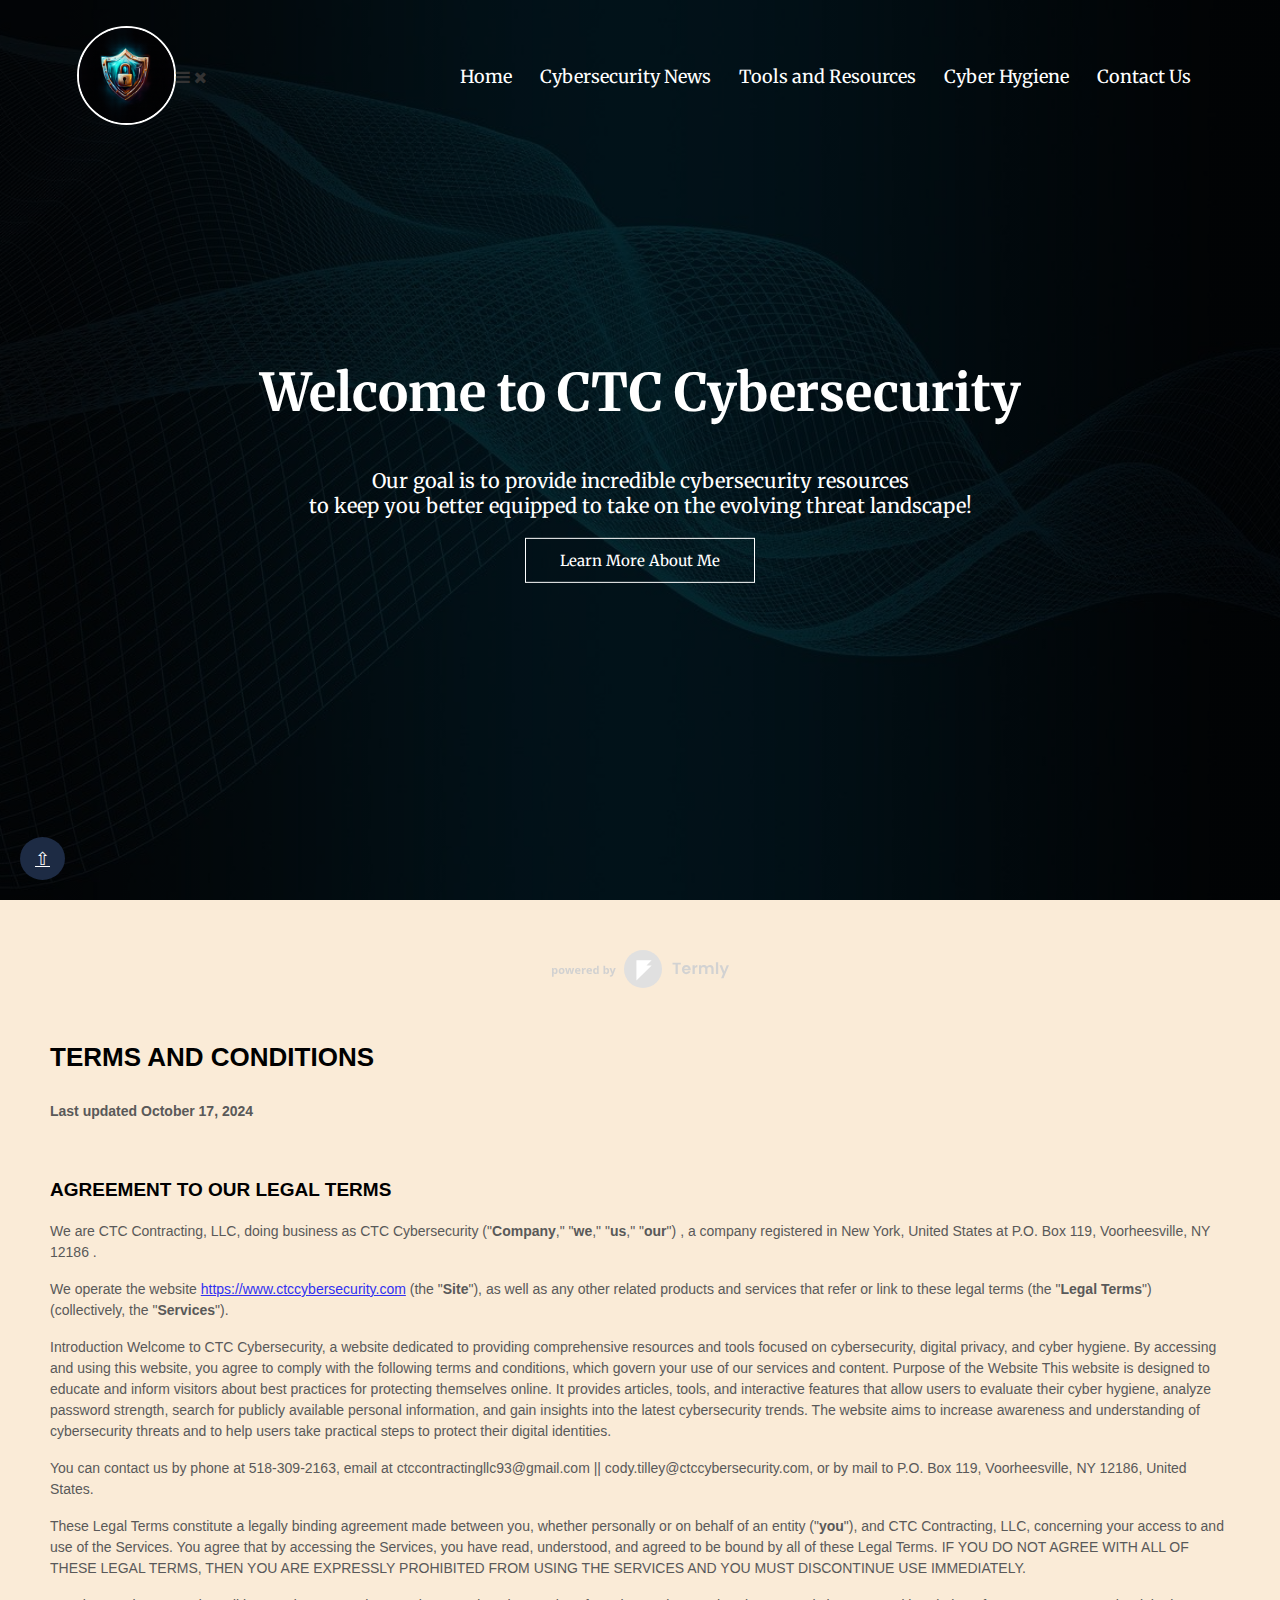
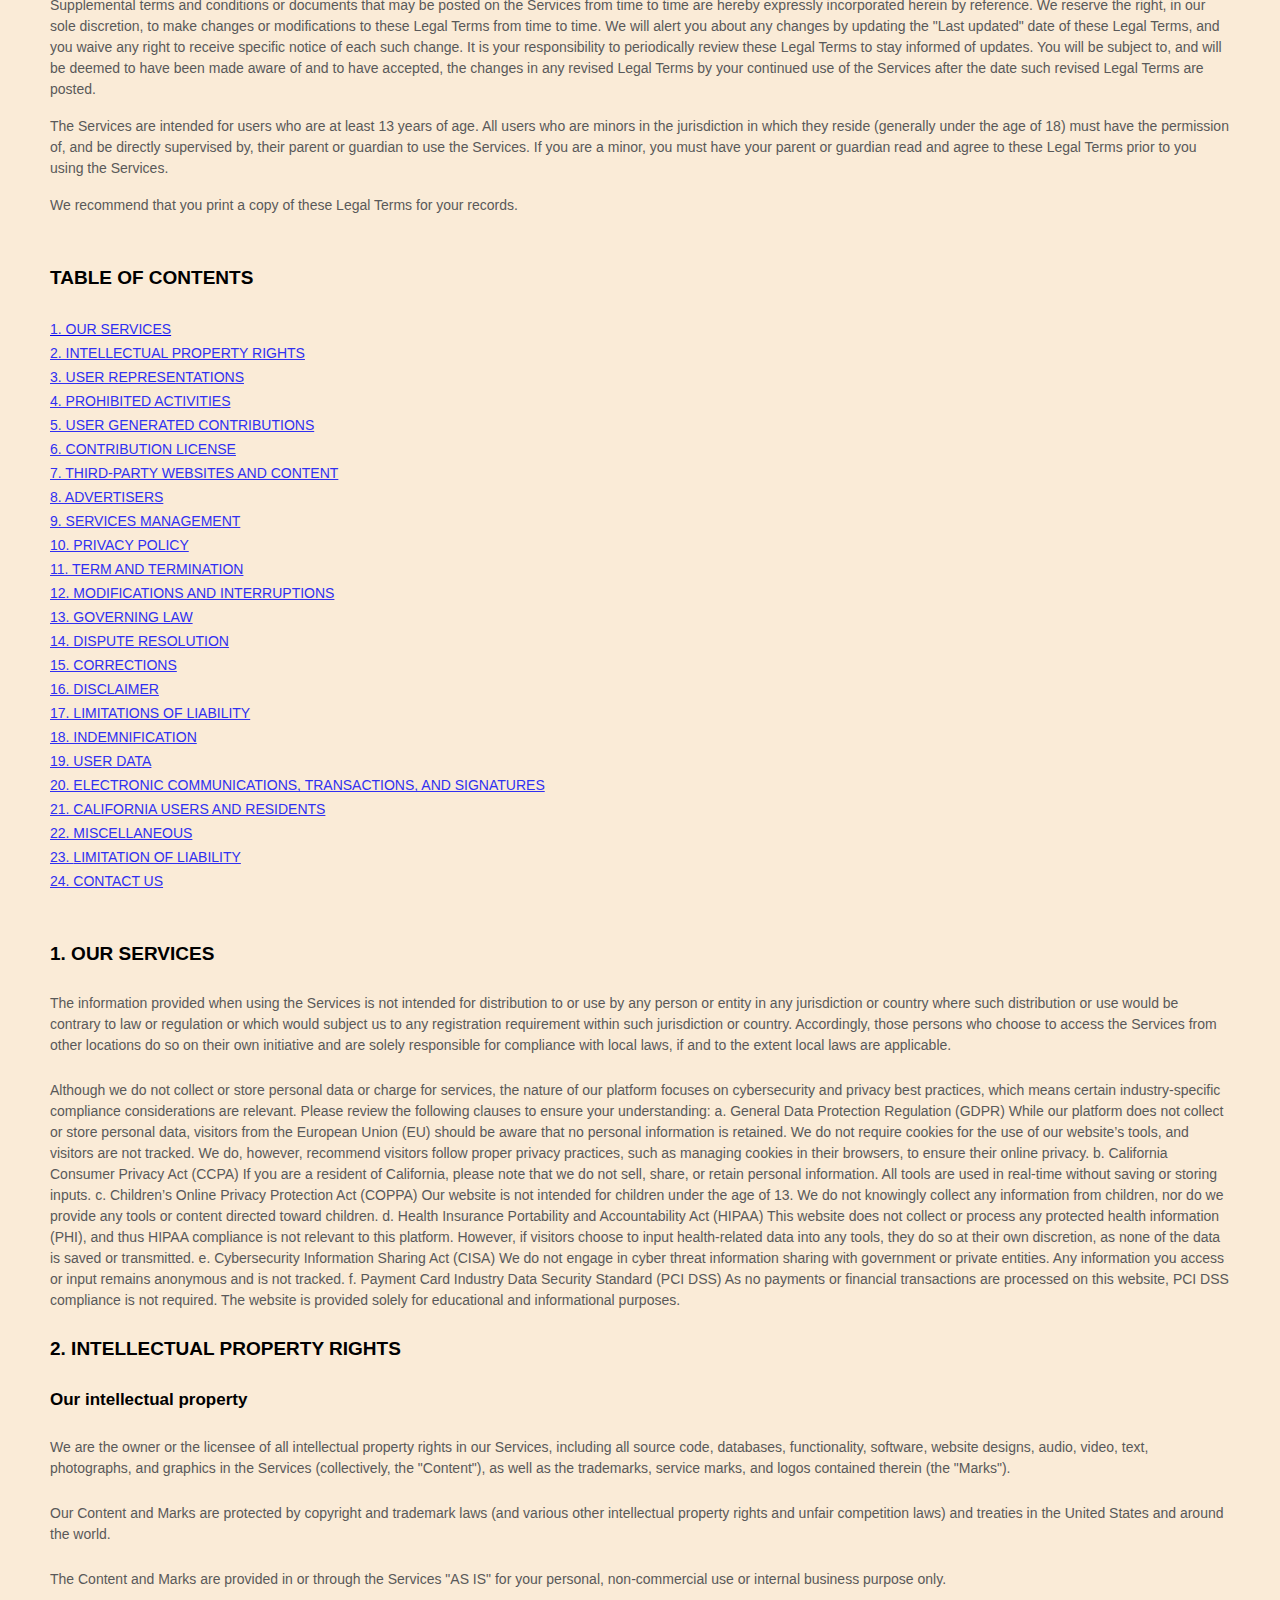
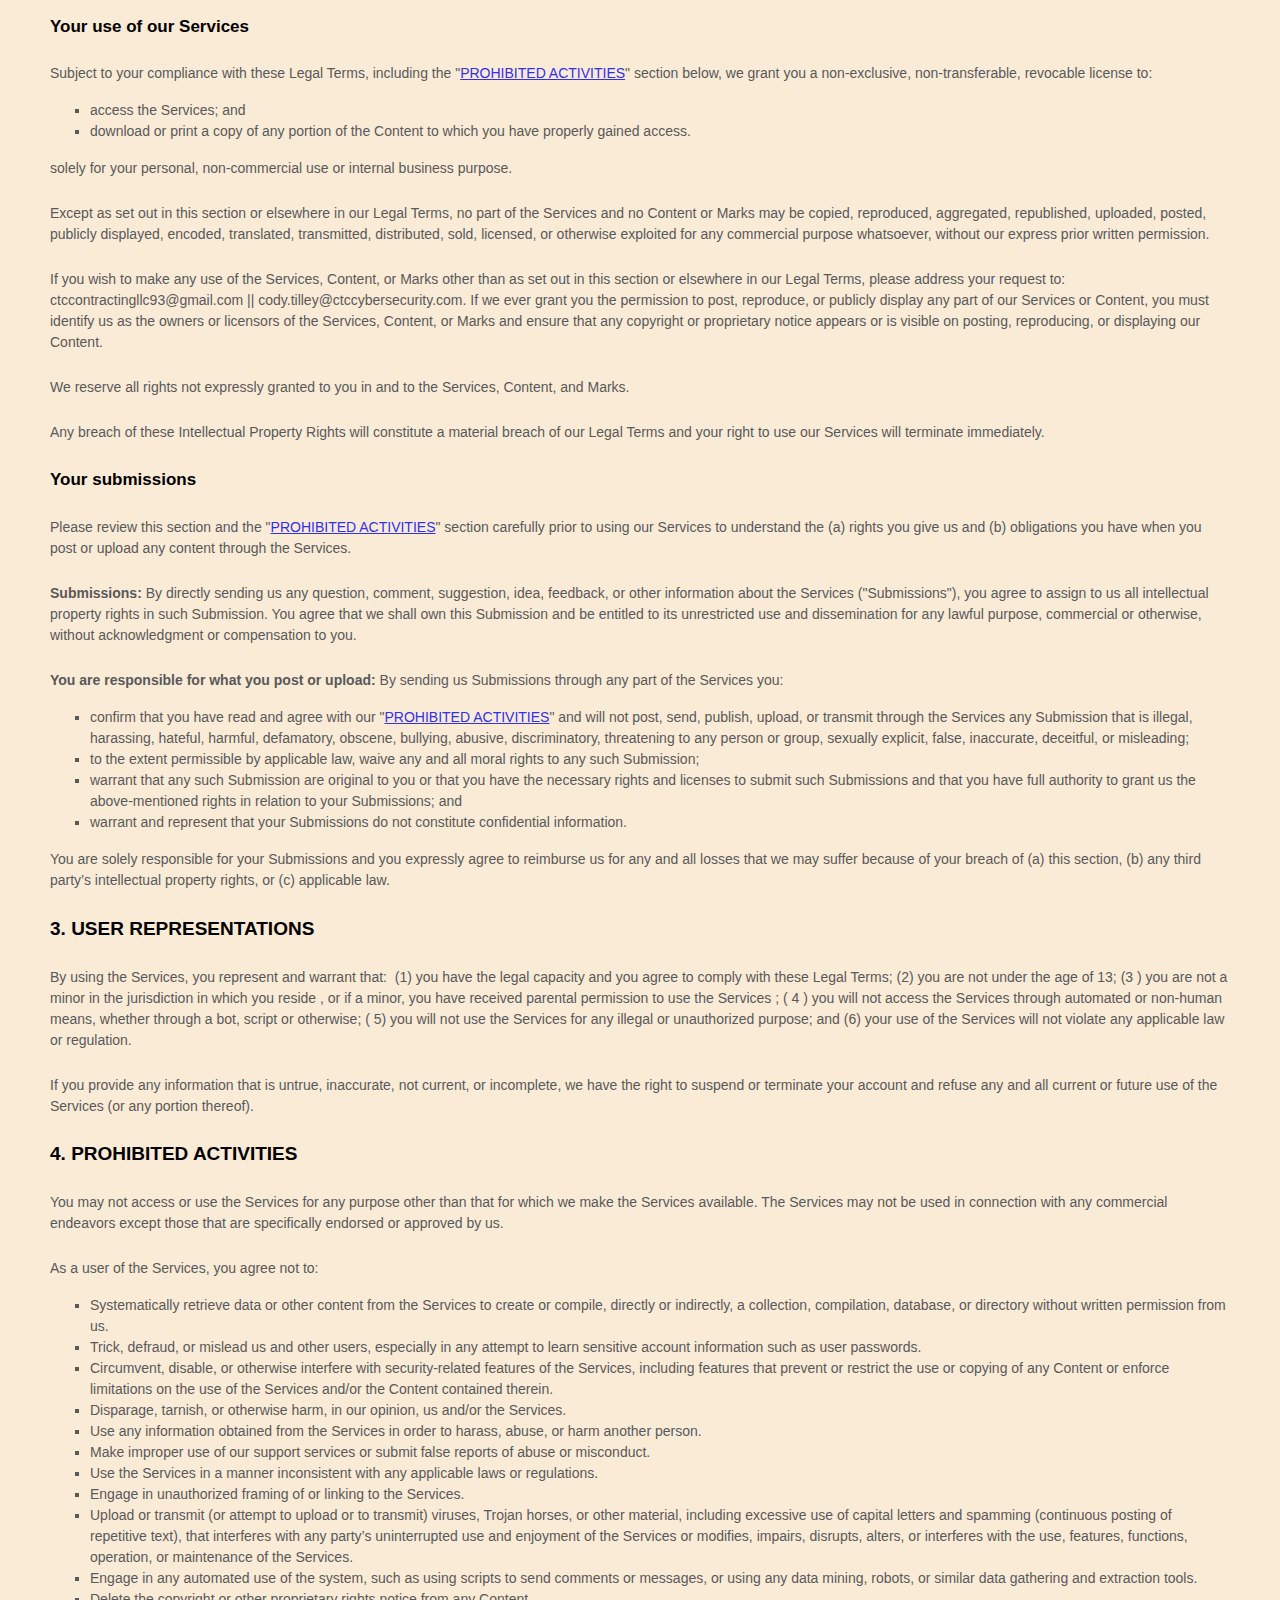
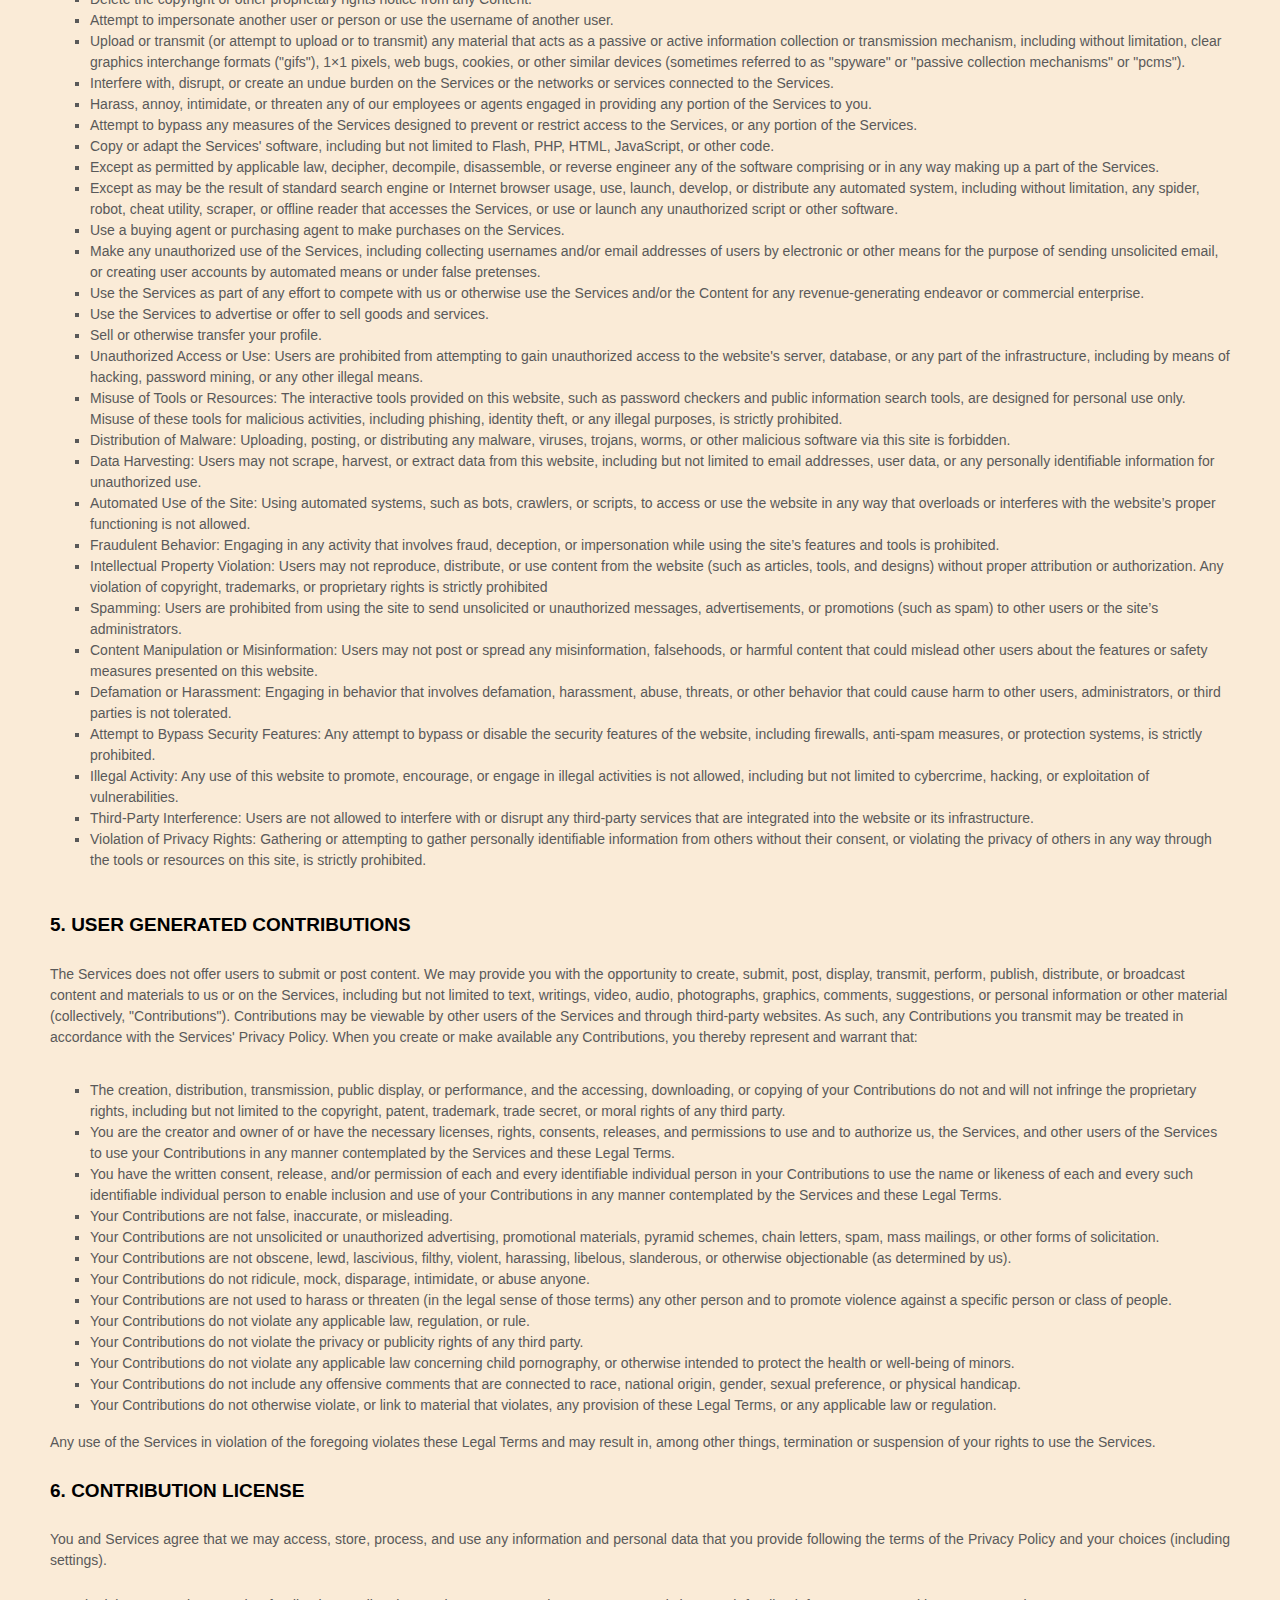
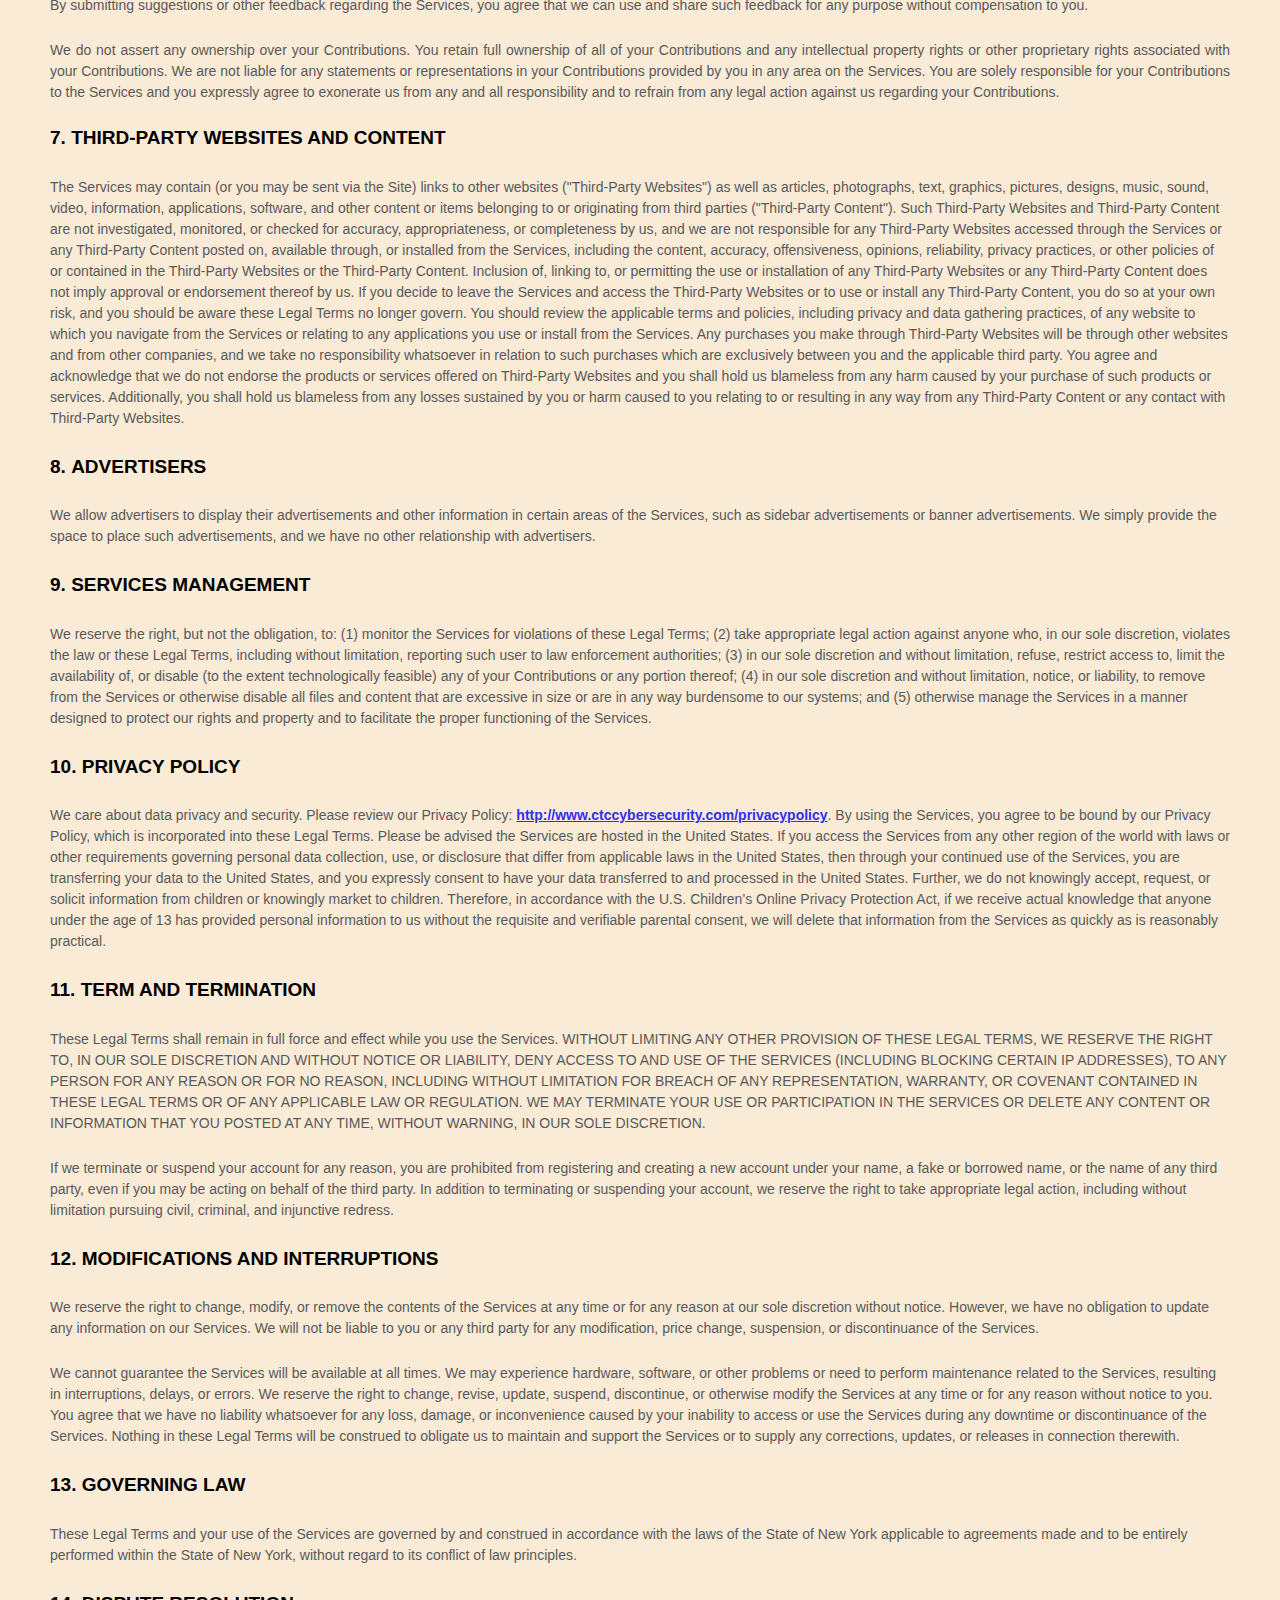
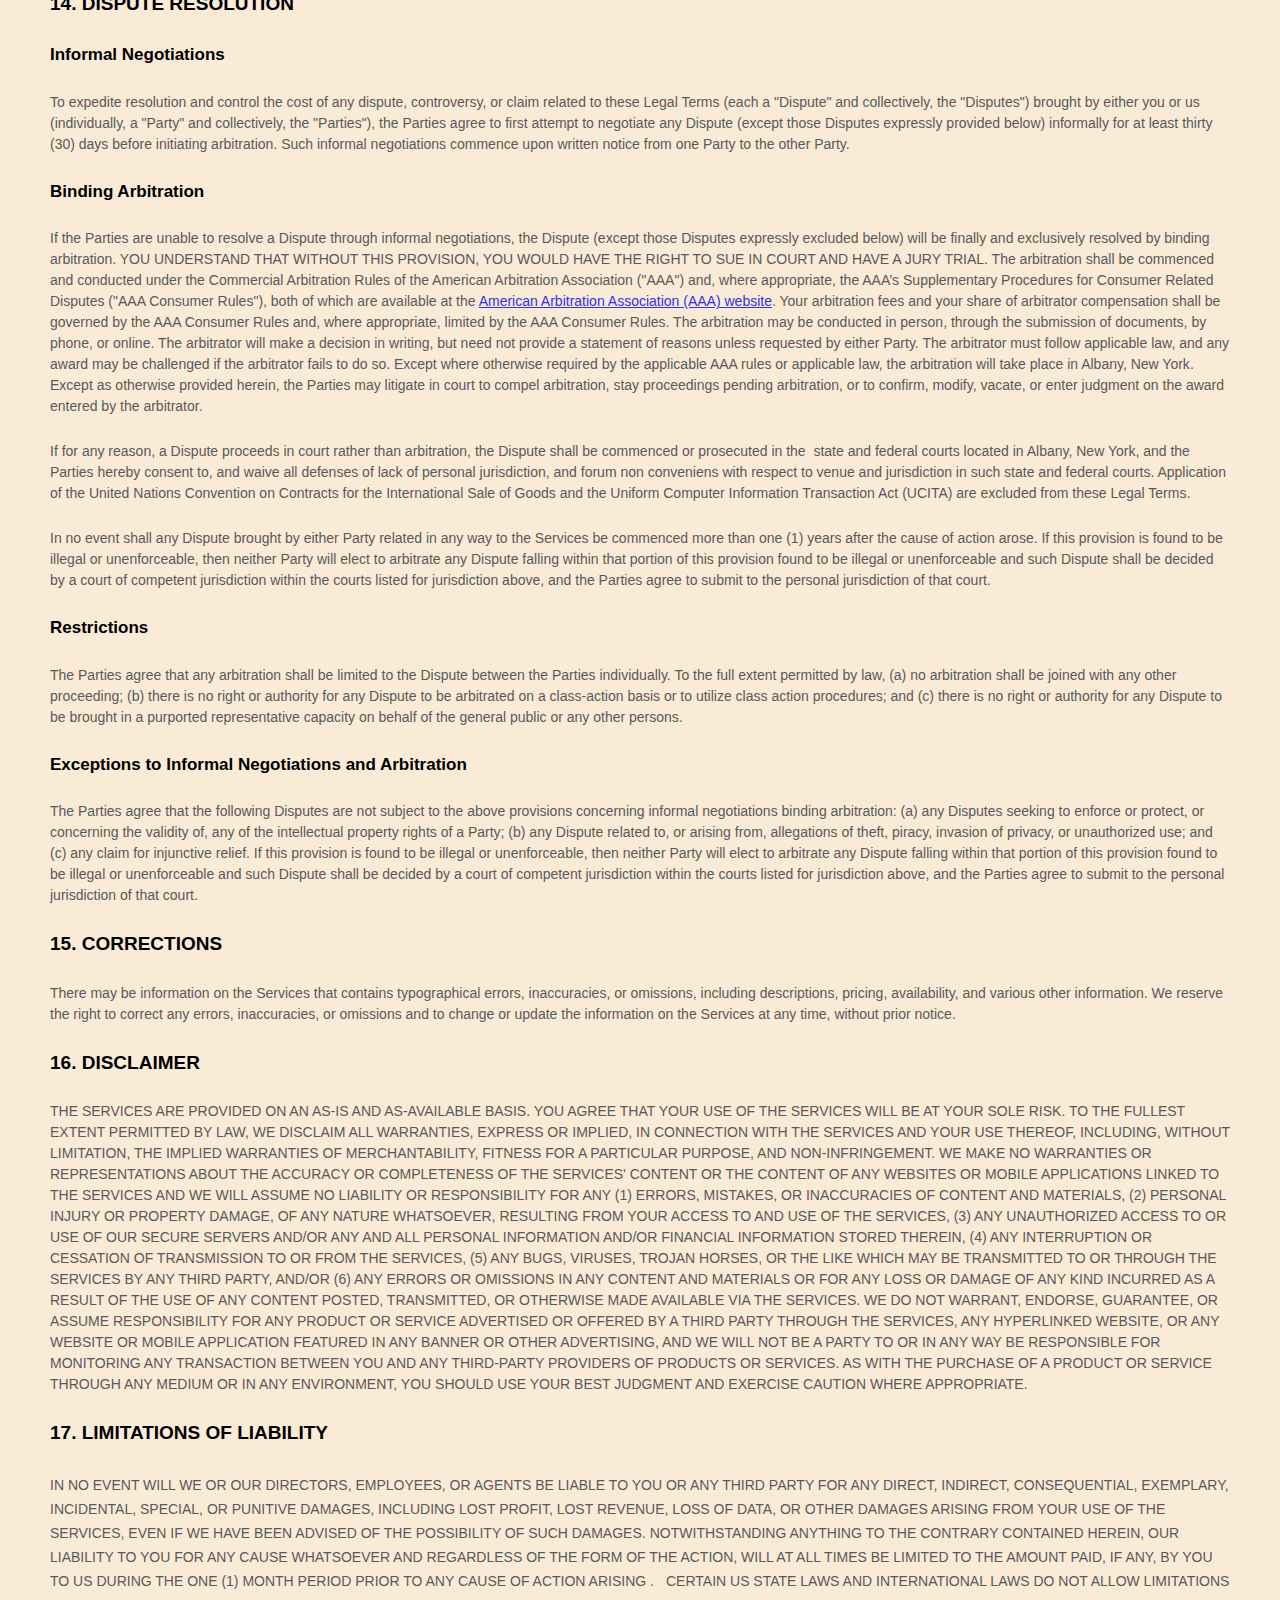
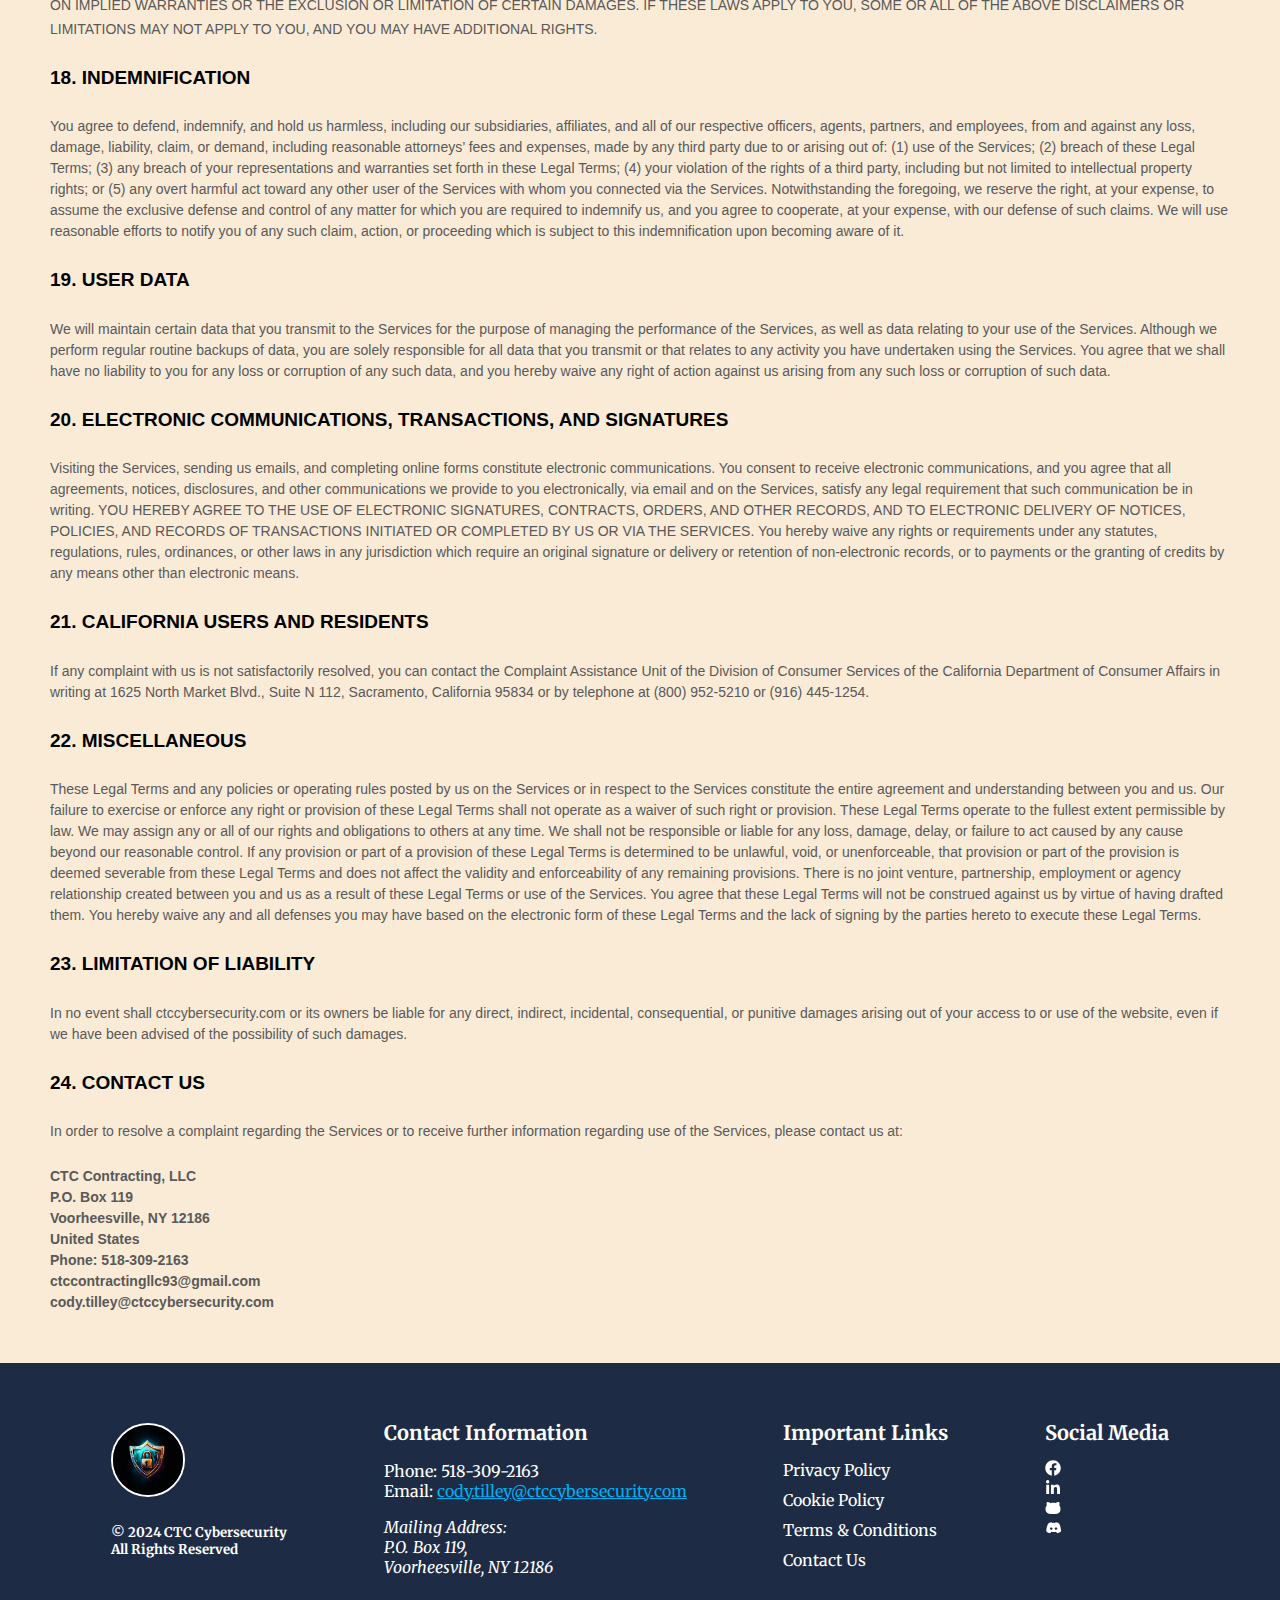
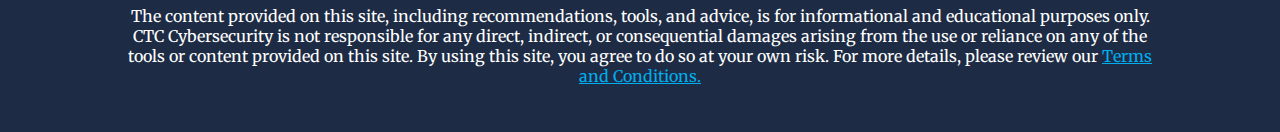
<file: termsandconditions.html>
﻿<!DOCTYPE html>
<html>
<head>
    <meta charset="utf-8">
    <meta name="viewport" content="width=device-width, initial-scale=1.0">
    <title>CTC Cybersecurity Terms and Conditions Page</title>
    <link rel="canonical" href="https://ctccybersecurity.com/termsandconditions">
    <link rel="stylesheet" href="css/style.css">
    <link rel="stylesheet" href="https://fonts.googleapis.com/css2?family=Merriweather:wght@300;400;700&amp;display=swap"> <!-- Font from Google -->
    <link rel="stylesheet" href="https://stackpath.bootstrapcdn.com/font-awesome/4.7.0/css/font-awesome.min.css"> <!-- All icons used across the site are from font awesome -->
    <script src="js/script.js"></script> <!-- One js file so far but may need to separate with rss feeds in cyber news page //Having issues with content load speeds// -->
</head>
<body>
    <!-- Header to be used across webpages with navigation menu (Need to redesign nav section for visual appeal and functionality)-->
    <section class="header">
        <nav>
            <a href="/index.html"><img src="images/ctclogo69.png" alt="CTC Logo"></a>
            <!-- hamburger menu for smaller screens //currently not working correctly due to js potentially and need to reorginze the html and css// -->
            <div class="hiddenmenu" id="menuIcon">
                <i class="fa fa-bars" onclick="toggleMenu()"></i>
                <i class="fa fa-times" onclick="toggleMenu()"></i>
            </div>
            <div class="nav-links" id="navLinks">
                <ul>
                    <li><a href="/index.html">Home</a></li>
                    <li><a href="/cybernews.html">Cybersecurity News</a></li>
                    <li><a href="/toolsandresources.html">Tools and Resources</a></li>
                    <li><a href="/cyberhygiene.html">Cyber Hygiene</a></li>
                    <li><a href="/contact.html">Contact Us</a></li>
                </ul>
            </div>
        </nav>
        <!-- General headline for site -->
        <div class="headline">
            <h2>Welcome to CTC Cybersecurity</h2>
            <p>Our goal is to provide incredible cybersecurity resources<br />to keep you better equipped to take on the evolving threat landscape!</p>
            <a href="../portfolio/portfolio.html" class="about-btn">Learn More About Me</a>
        </div>
    </section>
    <style>
        html, body {
            overflow-x: hidden;
            margin: 0;
            padding: 0;
        }

        .bulkformatprivacypolicy {
            background-color: antiquewhite;
            border: black;
            padding: 50px;
        }

        [data-custom-class='body'], [data-custom-class='body'] * {
            background: transparent !important;
        }

        [data-custom-class='title'], [data-custom-class='title'] * {
            font-family: Arial !important;
            font-size: 26px !important;
            color: #000000 !important;
        }

        [data-custom-class='subtitle'], [data-custom-class='subtitle'] * {
            font-family: Arial !important;
            color: #595959 !important;
            font-size: 14px !important;
        }

        [data-custom-class='heading_1'], [data-custom-class='heading_1'] * {
            font-family: Arial !important;
            font-size: 19px !important;
            color: #000000 !important;
        }

        [data-custom-class='heading_2'], [data-custom-class='heading_2'] * {
            font-family: Arial !important;
            font-size: 17px !important;
            color: #000000 !important;
        }

        [data-custom-class='body_text'], [data-custom-class='body_text'] * {
            color: #595959 !important;
            font-size: 14px !important;
            font-family: Arial !important;
        }

        [data-custom-class='link'], [data-custom-class='link'] * {
            color: #3030F1 !important;
            font-size: 14px !important;
            font-family: Arial !important;
            word-break: break-word !important;
        }
    </style>
    <section class="bulkformatprivacypolicy">
        <span style="display: block;margin: 0 auto 3.125rem;width: 11.125rem;height: 2.375rem;background: url([data-uri]) center no-repeat;"></span>

        <div data-custom-class="body">
            <div align="center" style="text-align: left;"><div class="MsoNormal" data-custom-class="title" style="line-height: 1.5;"><bdt class="block-component"><span style="font-size: 19px;"></bdt><bdt class="question"><strong>TERMS AND CONDITIONS</strong></bdt><bdt class="statement-end-if-in-editor"></bdt></span></div><div class="MsoNormal" style="line-height: 1.5;"><br></div><div class="MsoNormal" data-custom-class="subtitle" style="line-height: 1.5;"><strong>Last updated</strong> <bdt class="question"><strong>October 17, 2024</strong></bdt></div><div class="MsoNormal" style="line-height: 1.1;"><br></div><div class="MsoNormal" style="line-height: 115%;"><br></div><div class="MsoNormal" style="line-height: 115%;"><br></div><div style="line-height: 1.5;"><strong><span data-custom-class="heading_1">AGREEMENT TO OUR LEGAL TERMS</span></strong></div></div><div align="center" style="text-align: left;"><div class="MsoNormal" id="agreement" style="line-height: 1.5;"><a name="_6aa3gkhykvst"></a></div></div><div align="center" style="line-height: 1;"><br></div><div align="center" style="text-align: left;">
                <div class="MsoNormal" data-custom-class="body_text" style="line-height: 1.5;">
                    <span style="font-size:11.0pt;line-height:115%;font-family:Arial;
Calibri;color:#595959;mso-themecolor:text1;mso-themetint:166;">
                        We are <bdt class="block-container question question-in-editor" data-id="9d459c4e-c548-e5cb-7729-a118548965d2" data-type="question">CTC Contracting, LLC</bdt><bdt class="block-component"></bdt>, doing business as <bdt class="question">CTC Cybersecurity</bdt><bdt class="block-component"></bdt><bdt class="statement-end-if-in-editor"></bdt> (<bdt class="block-component"></bdt>"<strong>Company</strong>," "<strong>we</strong>," "<strong>us</strong>," "<strong>our</strong>"<bdt class="statement-end-if-in-editor"></bdt>)<span style="font-size:11.0pt;line-height:115%;
Arial;mso-fareast-font-family:Calibri;color:#595959;mso-themecolor:text1;
mso-themetint:166;">
                            <span style="font-size:11.0pt;line-height:115%;
Arial;mso-fareast-font-family:Calibri;color:#595959;mso-themecolor:text1;
mso-themetint:166;">
                                <span style="font-size:11.0pt;line-height:115%;
Arial;mso-fareast-font-family:Calibri;color:#595959;mso-themecolor:text1;
mso-themetint:166;">
                                    <bdt class="question"><bdt class="block-component"></bdt></bdt><span style="font-size:11.0pt;line-height:115%;
Arial;mso-fareast-font-family:Calibri;color:#595959;mso-themecolor:text1;
mso-themetint:166;"><bdt class="block-component"></bdt></span>, a company registered in<bdt class="block-component"></bdt><bdt class="block-component"></bdt><bdt class="block-component"></bdt> <span style="font-size:11.0pt;line-height:115%;
Arial;mso-fareast-font-family:Calibri;color:#595959;mso-themecolor:text1;
mso-themetint:166;">
                                        <span style="font-size:11.0pt;line-height:115%;
Arial;mso-fareast-font-family:Calibri;color:#595959;mso-themecolor:text1;
mso-themetint:166;"><bdt class="question">New York</bdt>, <bdt class="question">United States</bdt></span>
                                    </span><bdt class="statement-end-if-in-editor"></bdt><bdt class="block-component"></bdt>
                                </span>
                            </span></bdt>
                        </span>
                    </span> at <bdt class="question">P.O. Box 119</bdt><bdt class="block-component"></bdt></span></span>, <bdt class="question">Voorheesville</bdt></span></span><span style="font-size: 15px;"><span data-custom-class="body_text"><span style="font-size: 15px;"><span data-custom-class="body_text"><span style="color: rgb(89, 89, 89);"><bdt class="block-component"></bdt><bdt class="block-component"></bdt>, <bdt class="question">NY</bdt><bdt class="statement-end-if-in-editor"></bdt><bdt class="block-component"></bdt><bdt class="block-component"></bdt> <bdt class="question">12186</bdt><bdt class="statement-end-if-in-editor"></bdt></span></span></span></span></span><span style="font-size:11.0pt;line-height:115%;
Arial;mso-fareast-font-family:Calibri;color:#595959;mso-themecolor:text1;
mso-themetint:166;">
                        <span style="font-size:11.0pt;line-height:115%;
Arial;mso-fareast-font-family:Calibri;color:#595959;mso-themecolor:text1;
mso-themetint:166;"><bdt class="else-block"></bdt></bdt></span></bdt>
                    </span><bdt class="statement-end-if-in-editor">.</bdt></span><bdt class="block-component"></bdt></span></span></span></span></span></span>
                </div>
            </div><div align="center" style="line-height: 1;"><br></div><div align="center" style="text-align: left;">
                <div class="MsoNormal" data-custom-class="body_text" style="line-height: 1.5;">
                    <span style="font-size:11.0pt;line-height:115%;font-family:Arial;
Calibri;color:#595959;mso-themecolor:text1;mso-themetint:166;">We operate <bdt class="block-component"></bdt>the website <span style="color: rgb(0, 58, 250);"><bdt class="question"><a href="https://www.ctccybersecurity.com" target="_blank" data-custom-class="link">https://www.ctccybersecurity.com</a></bdt></span> (the <bdt class="block-component"></bdt>"<strong>Site</strong>"<bdt class="statement-end-if-in-editor"></bdt>)<bdt class="block-component"></bdt><bdt class="block-component"></bdt>, as well as any other related products and services that refer or link to these legal terms (the <bdt class="block-component"></bdt>"<strong>Legal Terms</strong>"<bdt class="statement-end-if-in-editor"></bdt>) (collectively, the <bdt class="block-component"></bdt>"<strong>Services</strong>"<bdt class="statement-end-if-in-editor"></bdt>).<bdt class="block-component"></bdt></span>
                </div><div class="MsoNormal" style="line-height: 1;"><br></div><div class="MsoNormal" data-custom-class="body_text" style="line-height: 1.5;">
                    <bdt class="question">
                        Introduction

                        Welcome to CTC Cybersecurity, a website dedicated to providing comprehensive resources and tools focused on cybersecurity, digital privacy, and cyber hygiene. By accessing and using this website, you agree to comply with the following terms and conditions, which govern your use of our services and content.

                        Purpose of the Website

                        This website is designed to educate and inform visitors about best practices for protecting themselves online. It provides articles, tools, and interactive features that allow users to evaluate their cyber hygiene, analyze password strength, search for publicly available personal information, and gain insights into the latest cybersecurity trends. The website aims to increase awareness and understanding of cybersecurity threats and to help users take practical steps to protect their digital identities.
                    </bdt>
                </div><div class="MsoNormal" data-custom-class="body_text" style="line-height: 1.5;">
                    <span style="font-size:11.0pt;line-height:115%;font-family:Arial;
Calibri;color:#595959;mso-themecolor:text1;mso-themetint:166;"><bdt class="statement-end-if-in-editor"></bdt></span>
                </div><div class="MsoNormal" style="line-height: 1;"><br></div><div class="MsoNormal" data-custom-class="body_text" style="line-height: 1.5;">
                    <span style="font-size:11.0pt;line-height:115%;font-family:Arial;
Calibri;color:#595959;mso-themecolor:text1;mso-themetint:166;">You can contact us by <bdt class="block-component"></bdt>phone at <bdt class="question">518-309-2163</bdt>, email at <bdt class="question">ctccontractingllc93@gmail.com || cody.tilley@ctccybersecurity.com</bdt><bdt class="block-component"></bdt>,<bdt class="statement-end-if-in-editor"></bdt> or by mail to <bdt class="question">P.O. Box 119</bdt><bdt class="block-component"></bdt>, <bdt class="question">Voorheesville</bdt><bdt class="block-component"></bdt><bdt class="block-component"></bdt>, <bdt class="question">NY</bdt><bdt class="statement-end-if-in-editor"></bdt><bdt class="block-component"></bdt><bdt class="block-component"></bdt> <bdt class="question">12186</bdt><bdt class="statement-end-if-in-editor"></bdt><bdt class="block-component"></bdt><bdt class="block-component">, </bdt><bdt class="question">United States</bdt><bdt class="statement-end-if-in-editor"></bdt><bdt class="block-component"></bdt>.</span>
                </div><div class="MsoNormal" style="line-height: 1;"><br></div><div class="MsoNormal" data-custom-class="body_text" style="line-height: 1.5;">
                    <span style="font-size:11.0pt;line-height:115%;font-family:Arial;
Calibri;color:#595959;mso-themecolor:text1;mso-themetint:166;">These Legal Terms constitute a legally binding agreement made between you, whether personally or on behalf of an entity (<bdt class="block-component"></bdt>"<strong>you</strong>"<bdt class="statement-end-if-in-editor"></bdt>), and <bdt class="question">CTC Contracting, LLC</bdt>, concerning your access to and use of the Services. You agree that by accessing the Services, you have read, understood, and agreed to be bound by all of these Legal Terms. IF YOU DO NOT AGREE WITH ALL OF THESE LEGAL TERMS, THEN YOU ARE EXPRESSLY PROHIBITED FROM USING THE SERVICES AND YOU MUST DISCONTINUE USE IMMEDIATELY.<bdt class="block-component"></bdt></span>
                </div><div class="MsoNormal" style="line-height: 1;"><br></div><div class="MsoNormal" data-custom-class="body_text" style="line-height: 1.5;">
                    <span style="font-size:11.0pt;line-height:115%;font-family:Arial;
Calibri;color:#595959;mso-themecolor:text1;mso-themetint:166;">Supplemental terms and conditions or documents that may be posted on the Services from time to time are hereby expressly incorporated herein by reference. We reserve the right, in our sole discretion, to make changes or modifications to these Legal Terms <bdt class="block-component"></bdt>from time to time<bdt class="else-block"></bdt>. We will alert you about any changes by updating the <bdt class="block-component"></bdt>"Last updated"<bdt class="statement-end-if-in-editor"></bdt> date of these Legal Terms, and you waive any right to receive specific notice of each such change. It is your responsibility to periodically review these Legal Terms to stay informed of updates. You will be subject to, and will be deemed to have been made aware of and to have accepted, the changes in any revised Legal Terms by your continued use of the Services after the date such revised Legal Terms are posted.<bdt class="else-block"></bdt></span>
                </div>
            </div><div align="center" style="line-height: 1;"><br></div><div align="center" style="text-align: left;">
                <div class="MsoNormal" data-custom-class="body_text" style="line-height: 1.5;">
                    <bdt class="block-container if" data-type="if" id="a2595956-7028-dbe5-123e-d3d3a93ed076">
                        <bdt data-type="conditional-block">
                            <bdt data-type="body">
                                <span style="font-size:11.0pt;line-height:115%;font-family:Arial;
Calibri;color:#595959;mso-themecolor:text1;mso-themetint:166;"><bdt class="block-component"></bdt><bdt class="block-container if" data-type="if" id="a2595956-7028-dbe5-123e-d3d3a93ed076"><bdt data-type="conditional-block"><bdt data-type="body"><span style="color: rgb(89, 89, 89); font-size: 14.6667px;">The Services are intended for users who are at least 13 years of age. All users who are minors in the jurisdiction in which they reside (generally under the age of 18) must have the permission of, and be directly supervised by, their parent or guardian to use the Services. If you are a minor, you must have your parent or guardian read and agree to these Legal Terms prior to you using the Services.</span></bdt></bdt></bdt><bdt data-type="body"><span style="color: rgb(89, 89, 89); font-size: 14.6667px;"><bdt class="block-component"></bdt></bdt>
                </div><div class="MsoNormal" style="line-height: 1;"><br></div><div class="MsoNormal" data-custom-class="body_text" style="line-height: 1.5;">We recommend that you print a copy of these Legal Terms for your records.</div><div class="MsoNormal" style="line-height: 1.5;"><br></div><div class="MsoNormal" style="line-height: 1.5;"><br></div><div class="MsoNormal" data-custom-class="heading_1" style="line-height: 1.5;"><strong>TABLE OF CONTENTS</strong></div><div class="MsoNormal" style="line-height: 1.5;"><br></div><div class="MsoNormal" style="line-height: 1.5;"><a href="#services"><span data-custom-class="link"><span style="color: rgb(0, 58, 250); font-size: 15px;"><span data-custom-class="body_text">1. OUR SERVICES</span></span></span></a></div><div class="MsoNormal" style="line-height: 1.5;"><a data-custom-class="link" href="#ip"><span style="color: rgb(0, 58, 250);"><span data-custom-class="body_text">2. INTELLECTUAL PROPERTY RIGHTS</span></span></a></div><div class="MsoNormal" style="line-height: 1.5;"><a data-custom-class="link" href="#userreps"></a><a data-custom-class="link" href="#userreps"><span style="color: rbg(0, 58, 250); font-size: 15px;"><span data-custom-class="body_text">3. USER REPRESENTATIONS</span></span></a></div><div class="MsoNormal" style="line-height: 1.5;"><span style="font-size: 15px;"><span data-custom-class="body_text"><bdt class="block-component"></bdt></span></span> <a data-custom-class="link" href="#products"></a></div><div class="MsoNormal" style="line-height: 1.5;"><a data-custom-class="link" href="#products"><span style="color: rgb(0, 58, 250); font-size: 15px;"><span data-custom-class="body_text"><bdt class="block-component"></bdt><bdt class="block-component"></bdt><bdt class="statement-end-if-in-editor"></bdt></span></span></a> <a data-custom-class="link" href="#purchases"></a></div><div class="MsoNormal" style="line-height: 1.5;"><a data-custom-class="link" href="#purchases"><span style="color: rgb(0, 58, 250); font-size: 15px;"><span data-custom-class="body_text"><bdt class="block-component"></bdt></span></span></a></div><div class="MsoNormal" style="line-height: 1.5;"><bdt class="block-component"><span style="font-size: 15px;"></span></bdt></div><div class="MsoNormal" style="line-height: 1.5;"><span style="font-size: 15px;"><span data-custom-class="body_text"><bdt class="block-component"></bdt></span></span> <a data-custom-class="link" href="#software"></a> <a data-custom-class="link" href="#software"></a></div><div class="MsoNormal" style="line-height: 1.5;"><a data-custom-class="link" href="#software"><span style="color: rgb(0, 58, 250); font-size: 15px;"><span data-custom-class="body_text"><bdt class="block-component"></bdt></span></span></a> <a data-custom-class="link" href="#prohibited"></a></div><div class="MsoNormal" style="line-height: 1.5;"><a data-custom-class="link" href="#prohibited"><span style="color: rgb(0, 58, 250); font-size: 15px;"><span data-custom-class="body_text">4. PROHIBITED ACTIVITIES</span></span></a> <a data-custom-class="link" href="#ugc"></a></div><div class="MsoNormal" style="line-height: 1.5;"><a data-custom-class="link" href="#ugc"><span style="color: rgb(0, 58, 250); font-size: 15px;"><span data-custom-class="body_text">5. USER GENERATED CONTRIBUTIONS</span></span></a> <a data-custom-class="link" href="#license"></a></div><div class="MsoNormal" style="line-height: 1.5;"><a data-custom-class="link" href="#license"><span style="color: rgb(0, 58, 250); font-size: 15px;"><span data-custom-class="body_text">6. CONTRIBUTION <bdt class="block-component"></bdt>LICENSE<bdt class="statement-end-if-in-editor"></bdt></span></span></a> <a data-custom-class="link" href="#reviews"></a></div><div class="MsoNormal" style="line-height: 1.5;"><a data-custom-class="link" href="#reviews"><span style="color: rgb(0, 58, 250); font-size: 15px;"><span data-custom-class="body_text"><bdt class="block-component"></bdt></span></span></a> <a data-custom-class="link" href="#mobile"></a></div><div class="MsoNormal" style="line-height: 1.5;"><a data-custom-class="link" href="#mobile"><span style="color: rgb(0, 58, 250); font-size: 15px;"><span data-custom-class="body_text"><bdt class="block-component"></bdt></span></span></a> <a data-custom-class="link" href="#socialmedia"></a></div><div class="MsoNormal" style="line-height: 1.5;"><a data-custom-class="link" href="#socialmedia"><span style="color: rgb(0, 58, 250); font-size: 15px;"><span data-custom-class="body_text"><bdt class="block-component"></bdt></span></span></a> <a data-custom-class="link" href="#thirdparty"></a></div><div class="MsoNormal" style="line-height: 1.5;"><a data-custom-class="link" href="#thirdparty"><span style="color: rgb(0, 58, 250); font-size: 15px;"><span data-custom-class="body_text"><bdt class="block-component"></bdt>7. THIRD-PARTY WEBSITES AND CONTENT<bdt class="statement-end-if-in-editor"></bdt></span></span></a> <a data-custom-class="link" href="#advertisers"></a></div><div class="MsoNormal" style="line-height: 1.5;"><a data-custom-class="link" href="#advertisers"><span style="color: rgb(0, 58, 250); font-size: 15px;"><span data-custom-class="body_text"><bdt class="block-component"></bdt>8. ADVERTISERS<bdt class="statement-end-if-in-editor"></bdt></span></span></a> <a data-custom-class="link" href="#sitemanage"></a></div><div class="MsoNormal" style="line-height: 1.5;"><a data-custom-class="link" href="#sitemanage"><span style="color: rgb(0, 58, 250); font-size: 15px;"><span data-custom-class="body_text">9. SERVICES MANAGEMENT</span></span></a> <a data-custom-class="link" href="#ppyes"></a></div><div class="MsoNormal" style="line-height: 1.5;"><a data-custom-class="link" href="#ppyes"><span style="color: rgb(0, 58, 250); font-size: 15px;"><span data-custom-class="body_text"><bdt class="block-component"></bdt>10. PRIVACY POLICY<bdt class="statement-end-if-in-editor"></bdt></span></span></a> <a data-custom-class="link" href="#ppno"></a></div><div class="MsoNormal" style="line-height: 1.5;"><a data-custom-class="link" href="#ppno"><span style="color: rgb(0, 58, 250); font-size: 15px;"><span data-custom-class="body_text"><bdt class="block-component"></bdt></span></span></a> <a data-custom-class="link" href="#dmca"></a></div><div class="MsoNormal" style="line-height: 1.5;"><a data-custom-class="link" href="#dmca"><span style="color: rgb(0, 58, 250); font-size: 15px;"><span data-custom-class="body_text"><bdt class="block-component"></bdt><bdt class="block-component"></bdt><bdt class="statement-end-if-in-editor"></bdt></span></span></a></div><div class="MsoNormal" style="line-height: 1.5;"><span style="font-size: 15px;"><span data-custom-class="body_text"><bdt class="block-component"></bdt><bdt class="block-component"></bdt><bdt class="block-component"></bdt></span></span> <a data-custom-class="link" href="#terms"></a></div><div class="MsoNormal" style="line-height: 1.5;"><a data-custom-class="link" href="#terms"><span style="color: rgb(0, 58, 250); font-size: 15px;"><span data-custom-class="body_text">11. TERM AND TERMINATION</span></span></a> <a data-custom-class="link" href="#modifications"></a></div><div class="MsoNormal" style="line-height: 1.5;"><a data-custom-class="link" href="#modifications"><span style="color: rgb(0, 58, 250); font-size: 15px;"><span data-custom-class="body_text">12. MODIFICATIONS AND INTERRUPTIONS</span></span></a> <a data-custom-class="link" href="#law"></a></div><div class="MsoNormal" style="line-height: 1.5;"><a data-custom-class="link" href="#law"><span style="color: rgb(0, 58, 250); font-size: 15px;"><span data-custom-class="body_text">13. GOVERNING LAW</span></span></a> <a data-custom-class="link" href="#disputes"></a></div><div class="MsoNormal" style="line-height: 1.5;"><a data-custom-class="link" href="#disputes"><span style="color: rgb(0, 58, 250); font-size: 15px;"><span data-custom-class="body_text">14. DISPUTE RESOLUTION</span></span></a> <a data-custom-class="link" href="#corrections"></a></div><div class="MsoNormal" style="line-height: 1.5;"><a data-custom-class="link" href="#corrections"><span style="color: rgb(0, 58, 250); font-size: 15px;"><span data-custom-class="body_text">15. CORRECTIONS</span></span></a> <a data-custom-class="link" href="#disclaimer"></a></div><div class="MsoNormal" style="line-height: 1.5;"><a data-custom-class="link" href="#disclaimer"><span style="color: rgb(0, 58, 250); font-size: 15px;"><span data-custom-class="body_text">16. DISCLAIMER</span></span></a> <a data-custom-class="link" href="#liability"></a></div><div class="MsoNormal" style="line-height: 1.5;"><a data-custom-class="link" href="#liability"><span style="color: rgb(0, 58, 250); font-size: 15px;"><span data-custom-class="body_text">17. LIMITATIONS OF LIABILITY</span></span></a> <a data-custom-class="link" href="#indemnification"></a></div><div class="MsoNormal" style="line-height: 1.5;"><a data-custom-class="link" href="#indemnification"><span style="color: rgb(0, 58, 250); font-size: 15px;"><span data-custom-class="body_text">18. INDEMNIFICATION</span></span></a> <a data-custom-class="link" href="#userdata"></a></div><div class="MsoNormal" style="line-height: 1.5;"><a data-custom-class="link" href="#userdata"><span style="color: rgb(0, 58, 250); font-size: 15px;"><span data-custom-class="body_text">19. USER DATA</span></span></a> <a data-custom-class="link" href="#electronic"></a></div><div class="MsoNormal" style="line-height: 1.5;"><a data-custom-class="link" href="#electronic"><span style="color: rgb(0, 58, 250); font-size: 15px;"><span data-custom-class="body_text">20. ELECTRONIC COMMUNICATIONS, TRANSACTIONS, AND SIGNATURES</span></span></a> <a data-custom-class="link" href="#california"></a></div><div class="MsoNormal" style="line-height: 1.5;"><bdt class="block-component"><span style="font-size: 15px;"></span></bdt></div><div class="MsoNormal" style="line-height: 1.5;"><a data-custom-class="link" href="#california"><span style="color: rgb(0, 58, 250); font-size: 15px;"><span data-custom-class="body_text"><bdt class="block-component"></bdt>21. CALIFORNIA USERS AND RESIDENTS<bdt class="statement-end-if-in-editor"></bdt></span></span></a> <a data-custom-class="link" href="#misc"></a></div><div class="MsoNormal" style="line-height: 1.5;"><a data-custom-class="link" href="#misc"><span style="color: rgb(0, 58, 250); font-size: 15px;"><span data-custom-class="body_text">22. MISCELLANEOUS</span></span></a> <a data-custom-class="link" href="#contact"></a></div><div class="MsoNormal" style="line-height: 1.5;"><bdt class="block-component"></bdt><a data-custom-class="link" href="#addclause"><span style="color: rgb(0, 58, 250);"><span data-custom-class="body_text">23. <bdt class="question">LIMITATION OF LIABILITY</bdt></span></span></a><bdt class="statement-end-if-in-editor"><span data-custom-class="body_text"></span></bdt></div><div class="MsoNormal" style="line-height: 1.5;"><bdt class="block-component"></bdt></div><div class="MsoNormal" style="line-height: 1.5;"><bdt class="block-component"></bdt></div><div class="MsoNormal" style="line-height: 1.5;"><bdt class="block-component"></bdt></div><div class="MsoNormal" style="line-height: 1.5;"><bdt class="block-component"></bdt></div><div class="MsoNormal" style="line-height: 1.5;"><bdt class="block-component"></bdt></div><div class="MsoNormal" style="line-height: 1.5;"><bdt class="block-component"></bdt></div><div class="MsoNormal" style="line-height: 1.5;"><bdt class="block-component"></bdt></div><div class="MsoNormal" style="line-height: 1.5;"><bdt class="block-component"></bdt></div><div class="MsoNormal" style="line-height: 1.5;"><bdt class="block-component"></bdt></div><div class="MsoNormal" style="line-height: 1.5;"><a data-custom-class="link" href="#contact"><span style="color: rgb(0, 58, 250); font-size: 15px;"><span data-custom-class="body_text">24. CONTACT US</span></span></a></div>
            </div><div align="center" style="text-align: left;">
                <div class="MsoNormal" data-custom-class="heading_1" style="line-height: 1.5;"><a name="_b6y29mp52qvx"></a></div><div class="MsoNormal" style="line-height: 1.5;"><br></div><div class="MsoNormal" style="line-height: 1.5;"><br></div><div class="MsoNormal" data-custom-class="heading_1" id="services" style="line-height: 1.5;"><strong><span style="font-size: 19px;">1. OUR SERVICES</span></strong></div><div class="MsoNormal" style="line-height: 1.5;"><br></div><div class="MsoNormal" data-custom-class="body_text" style="line-height: 1.5;"><span style="font-size: 15px;">The information provided when using the Services is not intended for distribution to or use by any person or entity in any jurisdiction or country where such distribution or use would be contrary to law or regulation or which would subject us to any registration requirement within such jurisdiction or country. Accordingly, those persons who choose to access the Services from other locations do so on their own initiative and are solely responsible for compliance with local laws, if and to the extent local laws are applicable.<bdt class="block-component"></bdt></span><bdt class="block-component"><span style="font-size: 15px;"></bdt></span></div><div class="MsoNormal" style="line-height: 1.5;"><br></div><div class="MsoNormal" data-custom-class="body_text" style="line-height: 1.5;">
                    <bdt class="question">
                        Although we do not collect or store personal data or charge for services, the nature of our platform focuses on cybersecurity and privacy best practices, which means certain industry-specific compliance considerations are relevant. Please review the following clauses to ensure your understanding:

                        a. General Data Protection Regulation (GDPR)
                        While our platform does not collect or store personal data, visitors from the European Union (EU) should be aware that no personal information is retained. We do not require cookies for the use of our website’s tools, and visitors are not tracked. We do, however, recommend visitors follow proper privacy practices, such as managing cookies in their browsers, to ensure their online privacy.

                        b. California Consumer Privacy Act (CCPA)
                        If you are a resident of California, please note that we do not sell, share, or retain personal information. All tools are used in real-time without saving or storing inputs.

                        c. Children’s Online Privacy Protection Act (COPPA)
                        Our website is not intended for children under the age of 13. We do not knowingly collect any information from children, nor do we provide any tools or content directed toward children.

                        d. Health Insurance Portability and Accountability Act (HIPAA)
                        This website does not collect or process any protected health information (PHI), and thus HIPAA compliance is not relevant to this platform. However, if visitors choose to input health-related data into any tools, they do so at their own discretion, as none of the data is saved or transmitted.

                        e. Cybersecurity Information Sharing Act (CISA)
                        We do not engage in cyber threat information sharing with government or private entities. Any information you access or input remains anonymous and is not tracked.

                        f. Payment Card Industry Data Security Standard (PCI DSS)
                        As no payments or financial transactions are processed on this website, PCI DSS compliance is not required. The website is provided solely for educational and informational purposes.
                    </bdt><bdt class="statement-end-if-in-editor"></bdt><bdt class="statement-end-if-in-editor"></bdt>
                </div><div class="MsoNormal" style="line-height: 1.5;"><br></div>
            </div><div align="center" data-custom-class="heading_1" style="text-align: left; line-height: 1.5;"><strong><span id="ip" style="font-size: 19px;">2. INTELLECTUAL PROPERTY RIGHTS</span></strong></div><div align="center" style="line-height: 1.5;"><br></div><div align="center" style="text-align: left;">
                <div class="MsoNormal" data-custom-class="heading_2" style="line-height: 1.5;"><strong>Our intellectual property</strong></div><div class="MsoNormal" style="line-height: 1.5;"><br></div><div class="MsoNormal" data-custom-class="body_text" style="line-height: 1.5;">
                    <span style="font-size:11.0pt;line-height:115%;font-family:Arial;
Calibri;color:#595959;mso-themecolor:text1;mso-themetint:166;">We are the owner or the licensee of all intellectual property rights in our Services, including all source code, databases, functionality, software, website designs, audio, video, text, photographs, and graphics in the Services (collectively, the <bdt class="block-component"></bdt>"Content"<bdt class="statement-end-if-in-editor"></bdt>), as well as the trademarks, service marks, and logos contained therein (the <bdt class="block-component"></bdt>"Marks"<bdt class="statement-end-if-in-editor"></bdt>).</span>
                </div><div class="MsoNormal" style="line-height: 1.5;"><br></div><div class="MsoNormal" data-custom-class="body_text" style="line-height: 1.5;">
                    <span style="font-size:11.0pt;line-height:115%;font-family:Arial;
Calibri;color:#595959;mso-themecolor:text1;mso-themetint:166;">
                        Our Content and Marks are protected by copyright and trademark laws (and various
                        other intellectual property rights and unfair competition laws) and treaties in the United
                        States and around the world.
                    </span>
                </div><div class="MsoNormal" style="line-height: 1.5;"><br></div><div class="MsoNormal" data-custom-class="body_text" style="line-height: 1.5;">
                    <span style="font-size:11.0pt;line-height:115%;font-family:Arial;
Calibri;color:#595959;mso-themecolor:text1;mso-themetint:166;">The Content and Marks are provided in or through the Services <bdt class="block-component"></bdt>"AS IS"<bdt class="statement-end-if-in-editor"></bdt> for your <bdt class="block-component"></bdt>personal, non-commercial use or internal business purpose<bdt class="statement-end-if-in-editor"></bdt> only.</span>
                </div><div class="MsoNormal" style="line-height: 1.5;"><br></div><div class="MsoNormal" data-custom-class="heading_2" style="line-height: 1.5;"><strong>Your use of our Services</strong></div><div class="MsoNormal" style="line-height: 1.5;"><br></div><div class="MsoNormal" data-custom-class="body_text" style="line-height: 1.5;"><span style="font-size: 15px;">Subject to your compliance with these Legal Terms, including the <bdt class="block-component"></bdt>"<bdt class="statement-end-if-in-editor"></bdt></span><a data-custom-class="link" href="#prohibited"><span style="color: rgb(0, 58, 250); font-size: 15px;">PROHIBITED ACTIVITIES</span></a><span style="font-size: 15px;"><bdt class="block-component"></bdt>"<bdt class="statement-end-if-in-editor"></bdt> section below, we grant you a non-exclusive, non-transferable, revocable <bdt class="block-component"></bdt>license<bdt class="statement-end-if-in-editor"></bdt> to:</span></div><ul><li class="MsoNormal" data-custom-class="body_text" style="line-height: 1.5;"><span style="font-size: 15px;">access the Services; and</span></li><li class="MsoNormal" data-custom-class="body_text" style="line-height: 1.5;"><span style="font-size: 15px;">download or print a copy of any portion of the Content to which you have properly gained access.</span></li></ul><div class="MsoNormal" data-custom-class="body_text" style="line-height: 1.5;">
                    <span style="font-size:11.0pt;line-height:115%;font-family:Arial;
Calibri;color:#595959;mso-themecolor:text1;mso-themetint:166;">solely for your <bdt class="block-component"></bdt>personal, non-commercial use or internal business purpose<bdt class="statement-end-if-in-editor"></bdt>.</span>
                </div><div class="MsoNormal" style="line-height: 1.5;"><br></div><div class="MsoNormal" data-custom-class="body_text" style="line-height: 1.5;">
                    <span style="font-size:11.0pt;line-height:115%;font-family:Arial;
Calibri;color:#595959;mso-themecolor:text1;mso-themetint:166;">
                        Except as set out in this section or elsewhere in our Legal Terms, no part of the Services and no Content or Marks may be copied, reproduced,
                        aggregated, republished, uploaded, posted, publicly displayed, encoded,
                        translated, transmitted, distributed, sold, licensed, or otherwise exploited
                        for any commercial purpose whatsoever, without our express prior written
                        permission.
                    </span>
                </div><div class="MsoNormal" style="line-height: 1.5;"><br></div><div class="MsoNormal" data-custom-class="body_text" style="line-height: 1.5;">
                    <span style="font-size:11.0pt;line-height:115%;font-family:Arial;
Calibri;color:#595959;mso-themecolor:text1;mso-themetint:166;">If you wish to make any use of the Services, Content, or Marks other than as set out in this section or elsewhere in our Legal Terms, please address your request to: <bdt class="question">ctccontractingllc93@gmail.com || cody.tilley@ctccybersecurity.com</bdt>. If we ever grant you the permission to post, reproduce, or publicly display any part of our Services or Content, you must identify us as the owners or licensors of the Services, Content, or Marks and ensure that any copyright or proprietary notice appears or is visible on posting, reproducing, or displaying our Content.</span>
                </div>
            </div><div align="center" style="line-height: 1.5;"><br></div><div align="center" style="text-align: left;">
                <div class="MsoNormal" data-custom-class="body_text" style="line-height: 1.5;">
                    <span style="font-size:11.0pt;line-height:115%;font-family:Arial;
Calibri;color:#595959;mso-themecolor:text1;mso-themetint:166;">We reserve all rights not expressly granted to you in and to the Services, Content, and Marks.</span>
                </div><div class="MsoNormal" style="line-height: 1.5;"><br></div><div class="MsoNormal" data-custom-class="body_text" style="line-height: 1.5;">
                    <span style="font-size:11.0pt;line-height:115%;font-family:Arial;
Calibri;color:#595959;mso-themecolor:text1;mso-themetint:166;">Any breach of these Intellectual Property Rights will constitute a material breach of our Legal Terms and your right to use our Services will terminate immediately.</span>
                </div><div class="MsoNormal" style="line-height: 1.5;"><br></div><div class="MsoNormal" data-custom-class="heading_2" style="line-height: 1.5;">
                    <span style="font-size:11.0pt;line-height:115%;font-family:Arial;
Calibri;color:#595959;mso-themecolor:text1;mso-themetint:166;"><strong>Your submissions<bdt class="block-component"></strong></bdt></span>
                </div><div class="MsoNormal" style="line-height: 1.5;"><br></div><div class="MsoNormal" data-custom-class="body_text" style="line-height: 1.5;"><span style="font-size: 15px;">Please review this section and the <bdt class="block-component"></bdt>"<bdt class="statement-end-if-in-editor"></bdt><a data-custom-class="link" href="#prohibited"><span style="color: rgb(0, 58, 250);">PROHIBITED ACTIVITIES</span></a><bdt class="block-component"></bdt>"<bdt class="statement-end-if-in-editor"></bdt> section carefully prior to using our Services to understand the (a) rights you give us and (b) obligations you have when you post or upload any content through the Services.</span></div><div class="MsoNormal" style="line-height: 1.5;"><br></div><div class="MsoNormal" data-custom-class="body_text" style="line-height: 1.5;"><span style="font-size: 15px;"><strong>Submissions:</strong> By directly sending us any question, comment, suggestion, idea, feedback, or other information about the Services (<bdt class="block-component"></bdt>"Submissions"<bdt class="statement-end-if-in-editor"></bdt>), you agree to assign to us all intellectual property rights in such Submission. You agree that we shall own this Submission and be entitled to its unrestricted use and dissemination for any lawful purpose, commercial or otherwise, without acknowledgment or compensation to you.<bdt class="block-component"></bdt></span></div><div class="MsoNormal" style="line-height: 1.5;"><br></div><div class="MsoNormal" data-custom-class="body_text" style="line-height: 1.5;"><span style="font-size: 15px;"><strong>You are responsible for what you post or upload:</strong> By sending us Submissions<bdt class="block-component"></bdt> through any part of the Services<bdt class="block-component"></bdt> you:</span></div><ul><li class="MsoNormal" data-custom-class="body_text" style="line-height: 1.5;"><span style="font-size: 15px;">confirm that you have read and agree with our <bdt class="block-component"></bdt>"<bdt class="statement-end-if-in-editor"></bdt></span><a data-custom-class="link" href="#prohibited"><span style="color: rgb(0, 58, 250); font-size: 15px;">PROHIBITED ACTIVITIES</span></a><span style="font-size: 15px;"><bdt class="block-component"></bdt>"<bdt class="statement-end-if-in-editor"></bdt> and will not post, send, publish, upload, or transmit through the Services any Submission<bdt class="block-component"></bdt> that is illegal, harassing, hateful, harmful, defamatory, obscene, bullying, abusive, discriminatory, threatening to any person or group, sexually explicit, false, inaccurate, deceitful, or misleading;</span></li><li class="MsoNormal" data-custom-class="body_text" style="line-height: 1.5;"><span style="font-size: 15px;">to the extent permissible by applicable law, waive any and all moral rights to any such Submission<bdt class="block-component"></bdt>;</span></li><li class="MsoNormal" data-custom-class="body_text" style="line-height: 1.5;"><span style="font-size: 15px;">warrant that any such Submission<bdt class="block-component"></bdt> are original to you or that you have the necessary rights and <bdt class="block-component"></bdt>licenses<bdt class="statement-end-if-in-editor"></bdt> to submit such Submissions<bdt class="block-component"></bdt> and that you have full authority to grant us the above-mentioned rights in relation to your Submissions<bdt class="block-component"></bdt>; and</span></li><li class="MsoNormal" data-custom-class="body_text" style="line-height: 1.5;"><span style="font-size: 15px;">warrant and represent that your Submissions<bdt class="block-component"></bdt> do not constitute confidential information.</span></li></ul><div class="MsoNormal" data-custom-class="body_text" style="line-height: 1.5;">You are solely responsible for your Submissions<bdt class="block-component"></bdt> and you expressly agree to reimburse us for any and all losses that we may suffer because of your breach of (a) this section, (b) any third party’s intellectual property rights, or (c) applicable law.<bdt class="block-component"></bdt><bdt class="block-component"></bdt></div><div class="MsoNormal" style="line-height: 1.5;"><br></div>
            </div><div align="center" style="text-align: left;"><div class="MsoNormal" data-custom-class="heading_1" id="userreps" style="line-height: 1.5;"><a name="_5hg7kgyv9l8z"></a><strong><span style="line-height: 115%; font-family: Arial; font-size: 19px;"><strong><span style="line-height: 115%; font-family: Arial; font-size: 19px;"><strong><span style="line-height: 115%; font-family: Arial; font-size: 19px;"><strong><span style="line-height: 115%; font-family: Arial; font-size: 19px;">3.</span></strong></span> </strong></span></strong>USER REPRESENTATIONS</span></strong></div></div><div align="center" style="line-height: 1.5;"><br></div><div align="center" style="text-align: left;">
                <div class="MsoNormal" data-custom-class="body_text" style="line-height: 1.5;">
                    <span style="font-size:11.0pt;line-height:115%;font-family:Arial;
Calibri;color:#595959;mso-themecolor:text1;mso-themetint:166;">By using the Services, you represent and warrant that:</span><bdt class="block-container if" data-type="if" id="d2d82ca8-275f-3f86-8149-8a5ef8054af6">
                        <bdt data-type="conditional-block"><bdt class="block-component" data-record-question-key="user_account_option" data-type="statement"></bdt> </bdt><span style="color: rgb(89, 89, 89); font-size: 11pt;">(</span><span style="color: rgb(89, 89, 89); font-size: 14.6667px;">1</span><span style="color: rgb(89, 89, 89); font-size: 11pt;">) you have the legal capacity and you agree to comply with these Legal Terms;</span><bdt class="block-container if" data-type="if" id="8d4c883b-bc2c-f0b4-da3e-6d0ee51aca13"><bdt data-type="conditional-block"><bdt class="block-component" data-record-question-key="user_u13_option" data-type="statement"></bdt> <bdt data-type="body"><span style="color: rgb(89, 89, 89); font-size: 11pt;">(</span><span style="color: rgb(89, 89, 89); font-size: 14.6667px;">2</span><span style="color: rgb(89, 89, 89); font-size: 11pt;">) you are not under the age of 13;</span></bdt></bdt><bdt class="statement-end-if-in-editor" data-type="close"></bdt> </bdt><span style="color: rgb(89, 89, 89); font-size: 11pt;">(</span><span style="color: rgb(89, 89, 89); font-size: 14.6667px;">3</span><span style="color: rgb(89, 89, 89); font-size: 11pt;">
                            ) you are not a
                            minor in the jurisdiction in which you reside<bdt class="block-container if" data-type="if" id="76948fab-ec9e-266a-bb91-948929c050c9">
                                <bdt data-type="conditional-block">
                                    <bdt class="block-component" data-record-question-key="user_o18_option" data-type="statement"></bdt><bdt data-type="body">
                                        , or if a minor, you have
                                        received parental permission to use the Services
                                    </bdt>
                                </bdt><bdt class="statement-end-if-in-editor" data-type="close"></bdt>
                            </bdt>; (
                        </span><span style="color: rgb(89, 89, 89); font-size: 14.6667px;">4</span><span style="color: rgb(89, 89, 89); font-size: 11pt;">
                            ) you will not access the Services through automated or non-human means, whether through a bot, script or
                            otherwise; (
                        </span><span style="color: rgb(89, 89, 89); font-size: 14.6667px;">5</span><span style="color: rgb(89, 89, 89); font-size: 11pt;">) you will not use the Services for any illegal or <bdt class="block-component"></bdt>unauthorized<bdt class="statement-end-if-in-editor"></bdt> purpose; and (</span><span style="color: rgb(89, 89, 89); font-size: 14.6667px;">6</span><span style="color: rgb(89, 89, 89); font-size: 11pt;">) your use of the Services will not violate any applicable law or regulation.</span><span style="color: rgb(89, 89, 89); font-size: 14.6667px;"></span>
                </div>
            </div><div align="center" style="line-height: 1.5;"><br></div><div align="center" style="text-align: left;">
                <div class="MsoNormal" style="text-align: justify; line-height: 115%;"><div class="MsoNormal" style="line-height: 17.25px;"><div class="MsoNormal" data-custom-class="body_text" style="line-height: 1.5; text-align: left;"><span style="font-size: 11pt; line-height: 16.8667px; color: rgb(89, 89, 89);">If you provide any information that is untrue, inaccurate, not current, or incomplete, we have the right to suspend or terminate your account and refuse any and all current or future use of the Services (or any portion thereof).</span></div><div class="MsoNormal" style="line-height: 1.1; text-align: left;"><bdt class="block-component"></bdt></span></div></bdt></bdt></div><div class="MsoNormal" style="line-height: 1.5; text-align: left;"><bdt class="block-component"><span style="font-size: 15px;"></span></bdt><span style="font-size: 15px;"><bdt class="block-component"></bdt><bdt class="statement-end-if-in-editor"></bdt></span></div><div class="MsoNormal" style="line-height: 1.5; text-align: left;"><bdt class="block-component"><span style="font-size: 15px;"></bdt></bdt></span></div><div class="MsoNormal" style="line-height: 1.5;"><bdt class="block-component"><span style="font-size: 15px;"></bdt></span><bdt class="block-component"><span style="font-size: 15px;"></bdt></span></div><div class="MsoNormal" style="line-height: 1.5;"><bdt class="block-component"></bdt></div><div class="MsoNormal" style="text-align: justify; line-height: 1.5;"><span style="line-height: 115%; font-family: Arial; color: rgb(89, 89, 89);"><bdt data-type="conditional-block" style="color: rgb(10, 54, 90); text-align: left;"><bdt data-type="body"><div class="MsoNormal" style="font-size: 15px; line-height: 1.5;"><br></div></bdt></bdt></span><div class="MsoNormal" data-custom-class="heading_1" id="prohibited" style="text-align: left; line-height: 1.5;"><strong><span style="line-height: 24.5333px; font-size: 19px;"><strong><span style="line-height: 115%; font-family: Arial; font-size: 19px;"><strong><span style="line-height: 115%; font-family: Arial; font-size: 19px;"><strong><span style="line-height: 115%; font-family: Arial; font-size: 19px;">4.</span></strong></span></strong></span> </strong>PROHIBITED ACTIVITIES</span></strong></div></div><div class="MsoNormal" style="line-height: 1.5;"><br></div><div class="MsoNormal" style="text-align: justify; line-height: 1;"><div class="MsoNormal" data-custom-class="body_text" style="line-height: 1.5; text-align: left;"><span style="font-size: 11pt; line-height: 16.8667px; color: rgb(89, 89, 89);">You may not access or use the Services for any purpose other than that for which we make the Services available. The Services may not be used in connection with any commercial <bdt class="block-component"></bdt>endeavors<bdt class="statement-end-if-in-editor"></bdt> except those that are specifically endorsed or approved by us.</span></div></div><div class="MsoNormal" style="line-height: 1.5;"><br></div><div class="MsoNormal" style="text-align: justify; line-height: 1;"><div class="MsoNormal" style="line-height: 17.25px;"><div class="MsoNormal" style="line-height: 1.1;"><div class="MsoNormal" style="line-height: 17.25px;"><div class="MsoNormal" data-custom-class="body_text" style="line-height: 1.5; text-align: left;"><span style="font-size: 11pt; line-height: 16.8667px; color: rgb(89, 89, 89);">As a user of the Services, you agree not to:</span></div></div><ul><li class="MsoNormal" data-custom-class="body_text" style="line-height: 1.5; text-align: left;"><span style="font-size: 11pt; line-height: 16.8667px; color: rgb(89, 89, 89);"><span style="font-family: sans-serif; font-size: 15px; font-style: normal; font-variant-ligatures: normal; font-variant-caps: normal; font-weight: 400; letter-spacing: normal; orphans: 2; text-align: justify; text-indent: -29.4px; text-transform: none; white-space: normal; widows: 2; word-spacing: 0px; -webkit-text-stroke-width: 0px; background-color: rgb(255, 255, 255); text-decoration-style: initial; text-decoration-color: initial; color: rgb(89, 89, 89);">Systematically retrieve data or other content from the Services to create or compile, directly or indirectly, a collection, compilation, database, or directory without written permission from us.</span></span></li><li class="MsoNormal" data-custom-class="body_text" style="line-height: 1.5; text-align: left;"><span style="font-size: 15px;"><span style="line-height: 16.8667px; color: rgb(89, 89, 89);"><span style="font-family: sans-serif; font-style: normal; font-variant-ligatures: normal; font-variant-caps: normal; font-weight: 400; letter-spacing: normal; orphans: 2; text-align: justify; text-indent: -29.4px; text-transform: none; white-space: normal; widows: 2; word-spacing: 0px; -webkit-text-stroke-width: 0px; background-color: rgb(255, 255, 255); text-decoration-style: initial; text-decoration-color: initial; color: rgb(89, 89, 89);"><span style="line-height: 16.8667px; color: rgb(89, 89, 89);"><span style="font-family: sans-serif; font-style: normal; font-variant-ligatures: normal; font-variant-caps: normal; font-weight: 400; letter-spacing: normal; orphans: 2; text-align: justify; text-indent: -29.4px; text-transform: none; white-space: normal; widows: 2; word-spacing: 0px; -webkit-text-stroke-width: 0px; background-color: rgb(255, 255, 255); text-decoration-style: initial; text-decoration-color: initial; color: rgb(89, 89, 89);">Trick, defraud, or mislead us and other users, especially in any attempt to learn sensitive account information such as user passwords.</span></span></span></span></span></li><li class="MsoNormal" data-custom-class="body_text" style="line-height: 1.5; text-align: left;"><span style="font-size: 15px;"><span style="line-height: 16.8667px; color: rgb(89, 89, 89);"><span style="font-family: sans-serif; font-style: normal; font-variant-ligatures: normal; font-variant-caps: normal; font-weight: 400; letter-spacing: normal; orphans: 2; text-align: justify; text-indent: -29.4px; text-transform: none; white-space: normal; widows: 2; word-spacing: 0px; -webkit-text-stroke-width: 0px; background-color: rgb(255, 255, 255); text-decoration-style: initial; text-decoration-color: initial; color: rgb(89, 89, 89);"><span style="line-height: 16.8667px; color: rgb(89, 89, 89);"><span style="font-family: sans-serif; font-style: normal; font-variant-ligatures: normal; font-variant-caps: normal; font-weight: 400; letter-spacing: normal; orphans: 2; text-align: justify; text-indent: -29.4px; text-transform: none; white-space: normal; widows: 2; word-spacing: 0px; -webkit-text-stroke-width: 0px; background-color: rgb(255, 255, 255); text-decoration-style: initial; text-decoration-color: initial; color: rgb(89, 89, 89);">Circumvent, disable, or otherwise interfere with security-related features of the Services, including features that prevent or restrict the use or copying of any Content or enforce limitations on the use of the Services and/or the Content contained therein.</span></span></span></span></span></li><li class="MsoNormal" data-custom-class="body_text" style="line-height: 1.5; text-align: left;"><span style="font-size: 15px;"><span style="line-height: 16.8667px; color: rgb(89, 89, 89);"><span style="font-family: sans-serif; font-style: normal; font-variant-ligatures: normal; font-variant-caps: normal; font-weight: 400; letter-spacing: normal; orphans: 2; text-align: justify; text-indent: -29.4px; text-transform: none; white-space: normal; widows: 2; word-spacing: 0px; -webkit-text-stroke-width: 0px; background-color: rgb(255, 255, 255); text-decoration-style: initial; text-decoration-color: initial; color: rgb(89, 89, 89);"><span style="line-height: 16.8667px; color: rgb(89, 89, 89);"><span style="font-family: sans-serif; font-style: normal; font-variant-ligatures: normal; font-variant-caps: normal; font-weight: 400; letter-spacing: normal; orphans: 2; text-align: justify; text-indent: -29.4px; text-transform: none; white-space: normal; widows: 2; word-spacing: 0px; -webkit-text-stroke-width: 0px; background-color: rgb(255, 255, 255); text-decoration-style: initial; text-decoration-color: initial; color: rgb(89, 89, 89);">Disparage, tarnish, or otherwise harm, in our opinion, us and/or the Services.</span></span></span></span></span></li><li class="MsoNormal" data-custom-class="body_text" style="line-height: 1.5; text-align: left;"><span style="font-size: 15px;"><span style="line-height: 16.8667px; color: rgb(89, 89, 89);"><span style="font-family: sans-serif; font-style: normal; font-variant-ligatures: normal; font-variant-caps: normal; font-weight: 400; letter-spacing: normal; orphans: 2; text-align: justify; text-indent: -29.4px; text-transform: none; white-space: normal; widows: 2; word-spacing: 0px; -webkit-text-stroke-width: 0px; background-color: rgb(255, 255, 255); text-decoration-style: initial; text-decoration-color: initial; color: rgb(89, 89, 89);"><span style="line-height: 16.8667px; color: rgb(89, 89, 89);"><span style="font-family: sans-serif; font-style: normal; font-variant-ligatures: normal; font-variant-caps: normal; font-weight: 400; letter-spacing: normal; orphans: 2; text-align: justify; text-indent: -29.4px; text-transform: none; white-space: normal; widows: 2; word-spacing: 0px; -webkit-text-stroke-width: 0px; background-color: rgb(255, 255, 255); text-decoration-style: initial; text-decoration-color: initial; color: rgb(89, 89, 89);">Use any information obtained from the Services in order to harass, abuse, or harm another person.</span></span></span></span></span></li><li class="MsoNormal" data-custom-class="body_text" style="line-height: 1.5; text-align: left;"><span style="font-size: 15px;"><span style="line-height: 16.8667px; color: rgb(89, 89, 89);"><span style="font-family: sans-serif; font-style: normal; font-variant-ligatures: normal; font-variant-caps: normal; font-weight: 400; letter-spacing: normal; orphans: 2; text-align: justify; text-indent: -29.4px; text-transform: none; white-space: normal; widows: 2; word-spacing: 0px; -webkit-text-stroke-width: 0px; background-color: rgb(255, 255, 255); text-decoration-style: initial; text-decoration-color: initial; color: rgb(89, 89, 89);"><span style="line-height: 16.8667px; color: rgb(89, 89, 89);"><span style="font-family: sans-serif; font-style: normal; font-variant-ligatures: normal; font-variant-caps: normal; font-weight: 400; letter-spacing: normal; orphans: 2; text-align: justify; text-indent: -29.4px; text-transform: none; white-space: normal; widows: 2; word-spacing: 0px; -webkit-text-stroke-width: 0px; background-color: rgb(255, 255, 255); text-decoration-style: initial; text-decoration-color: initial; color: rgb(89, 89, 89);">Make improper use of our support services or submit false reports of abuse or misconduct.</span></span></span></span></span></li><li class="MsoNormal" data-custom-class="body_text" style="line-height: 1.5; text-align: left;"><span style="font-size: 15px;"><span style="line-height: 16.8667px; color: rgb(89, 89, 89);"><span style="font-family: sans-serif; font-style: normal; font-variant-ligatures: normal; font-variant-caps: normal; font-weight: 400; letter-spacing: normal; orphans: 2; text-align: justify; text-indent: -29.4px; text-transform: none; white-space: normal; widows: 2; word-spacing: 0px; -webkit-text-stroke-width: 0px; background-color: rgb(255, 255, 255); text-decoration-style: initial; text-decoration-color: initial; color: rgb(89, 89, 89);"><span style="line-height: 16.8667px; color: rgb(89, 89, 89);"><span style="font-family: sans-serif; font-style: normal; font-variant-ligatures: normal; font-variant-caps: normal; font-weight: 400; letter-spacing: normal; orphans: 2; text-align: justify; text-indent: -29.4px; text-transform: none; white-space: normal; widows: 2; word-spacing: 0px; -webkit-text-stroke-width: 0px; background-color: rgb(255, 255, 255); text-decoration-style: initial; text-decoration-color: initial; color: rgb(89, 89, 89);">Use the Services in a manner inconsistent with any applicable laws or regulations.</span></span></span></span></span></li><li class="MsoNormal" data-custom-class="body_text" style="line-height: 1.5; text-align: left;"><span style="font-size: 15px;"><span style="line-height: 16.8667px; color: rgb(89, 89, 89);"><span style="font-family: sans-serif; font-style: normal; font-variant-ligatures: normal; font-variant-caps: normal; font-weight: 400; letter-spacing: normal; orphans: 2; text-align: justify; text-indent: -29.4px; text-transform: none; white-space: normal; widows: 2; word-spacing: 0px; -webkit-text-stroke-width: 0px; background-color: rgb(255, 255, 255); text-decoration-style: initial; text-decoration-color: initial; color: rgb(89, 89, 89);"><span style="line-height: 16.8667px; color: rgb(89, 89, 89);"><span style="font-family: sans-serif; font-style: normal; font-variant-ligatures: normal; font-variant-caps: normal; font-weight: 400; letter-spacing: normal; orphans: 2; text-align: justify; text-indent: -29.4px; text-transform: none; white-space: normal; widows: 2; word-spacing: 0px; -webkit-text-stroke-width: 0px; background-color: rgb(255, 255, 255); text-decoration-style: initial; text-decoration-color: initial; color: rgb(89, 89, 89);">Engage in <bdt class="block-component"></bdt>unauthorized<bdt class="statement-end-if-in-editor"></bdt> framing of or linking to the Services.</span></span></span></span></span></li><li class="MsoNormal" data-custom-class="body_text" style="line-height: 1.5; text-align: left;"><span style="font-size: 15px;"><span style="line-height: 16.8667px; color: rgb(89, 89, 89);"><span style="font-family: sans-serif; font-style: normal; font-variant-ligatures: normal; font-variant-caps: normal; font-weight: 400; letter-spacing: normal; orphans: 2; text-align: justify; text-indent: -29.4px; text-transform: none; white-space: normal; widows: 2; word-spacing: 0px; -webkit-text-stroke-width: 0px; background-color: rgb(255, 255, 255); text-decoration-style: initial; text-decoration-color: initial; color: rgb(89, 89, 89);"><span style="line-height: 16.8667px; color: rgb(89, 89, 89);"><span style="font-family: sans-serif; font-style: normal; font-variant-ligatures: normal; font-variant-caps: normal; font-weight: 400; letter-spacing: normal; orphans: 2; text-align: justify; text-indent: -29.4px; text-transform: none; white-space: normal; widows: 2; word-spacing: 0px; -webkit-text-stroke-width: 0px; background-color: rgb(255, 255, 255); text-decoration-style: initial; text-decoration-color: initial; color: rgb(89, 89, 89);">Upload or transmit (or attempt to upload or to transmit) viruses, Trojan horses, or other material, including excessive use of capital letters and spamming (continuous posting of repetitive text), that interferes with any party’s uninterrupted use and enjoyment of the Services or modifies, impairs, disrupts, alters, or interferes with the use, features, functions, operation, or maintenance of the Services.</span></span></span></span></span></li><li class="MsoNormal" data-custom-class="body_text" style="line-height: 1.5; text-align: left;"><span style="font-size: 15px;"><span style="line-height: 16.8667px; color: rgb(89, 89, 89);"><span style="font-family: sans-serif; font-style: normal; font-variant-ligatures: normal; font-variant-caps: normal; font-weight: 400; letter-spacing: normal; orphans: 2; text-align: justify; text-indent: -29.4px; text-transform: none; white-space: normal; widows: 2; word-spacing: 0px; -webkit-text-stroke-width: 0px; background-color: rgb(255, 255, 255); text-decoration-style: initial; text-decoration-color: initial; color: rgb(89, 89, 89);"><span style="line-height: 16.8667px; color: rgb(89, 89, 89);"><span style="font-family: sans-serif; font-style: normal; font-variant-ligatures: normal; font-variant-caps: normal; font-weight: 400; letter-spacing: normal; orphans: 2; text-align: justify; text-indent: -29.4px; text-transform: none; white-space: normal; widows: 2; word-spacing: 0px; -webkit-text-stroke-width: 0px; background-color: rgb(255, 255, 255); text-decoration-style: initial; text-decoration-color: initial; color: rgb(89, 89, 89);">Engage in any automated use of the system, such as using scripts to send comments or messages, or using any data mining, robots, or similar data gathering and extraction tools.</span></span></span></span></span></li><li class="MsoNormal" data-custom-class="body_text" style="line-height: 1.5; text-align: left;"><span style="font-size: 15px;"><span style="line-height: 16.8667px; color: rgb(89, 89, 89);"><span style="font-family: sans-serif; font-style: normal; font-variant-ligatures: normal; font-variant-caps: normal; font-weight: 400; letter-spacing: normal; orphans: 2; text-align: justify; text-indent: -29.4px; text-transform: none; white-space: normal; widows: 2; word-spacing: 0px; -webkit-text-stroke-width: 0px; background-color: rgb(255, 255, 255); text-decoration-style: initial; text-decoration-color: initial; color: rgb(89, 89, 89);"><span style="line-height: 16.8667px; color: rgb(89, 89, 89);"><span style="font-family: sans-serif; font-style: normal; font-variant-ligatures: normal; font-variant-caps: normal; font-weight: 400; letter-spacing: normal; orphans: 2; text-align: justify; text-indent: -29.4px; text-transform: none; white-space: normal; widows: 2; word-spacing: 0px; -webkit-text-stroke-width: 0px; background-color: rgb(255, 255, 255); text-decoration-style: initial; text-decoration-color: initial; color: rgb(89, 89, 89);">Delete the copyright or other proprietary rights notice from any Content.</span></span></span></span></span></li><li class="MsoNormal" data-custom-class="body_text" style="line-height: 1.5; text-align: left;"><span style="font-size: 15px;"><span style="line-height: 16.8667px; color: rgb(89, 89, 89);"><span style="font-family: sans-serif; font-style: normal; font-variant-ligatures: normal; font-variant-caps: normal; font-weight: 400; letter-spacing: normal; orphans: 2; text-align: justify; text-indent: -29.4px; text-transform: none; white-space: normal; widows: 2; word-spacing: 0px; -webkit-text-stroke-width: 0px; background-color: rgb(255, 255, 255); text-decoration-style: initial; text-decoration-color: initial; color: rgb(89, 89, 89);"><span style="line-height: 16.8667px; color: rgb(89, 89, 89);"><span style="font-family: sans-serif; font-style: normal; font-variant-ligatures: normal; font-variant-caps: normal; font-weight: 400; letter-spacing: normal; orphans: 2; text-align: justify; text-indent: -29.4px; text-transform: none; white-space: normal; widows: 2; word-spacing: 0px; -webkit-text-stroke-width: 0px; background-color: rgb(255, 255, 255); text-decoration-style: initial; text-decoration-color: initial; color: rgb(89, 89, 89);">Attempt to impersonate another user or person or use the username of another user.</span></span></span></span></span></li><li class="MsoNormal" data-custom-class="body_text" style="line-height: 1.5; text-align: left;"><span style="font-size: 15px;"><span style="line-height: 16.8667px; color: rgb(89, 89, 89);"><span style="font-family: sans-serif; font-style: normal; font-variant-ligatures: normal; font-variant-caps: normal; font-weight: 400; letter-spacing: normal; orphans: 2; text-align: justify; text-indent: -29.4px; text-transform: none; white-space: normal; widows: 2; word-spacing: 0px; -webkit-text-stroke-width: 0px; background-color: rgb(255, 255, 255); text-decoration-style: initial; text-decoration-color: initial; color: rgb(89, 89, 89);"><span style="line-height: 16.8667px; color: rgb(89, 89, 89);"><span style="font-family: sans-serif; font-style: normal; font-variant-ligatures: normal; font-variant-caps: normal; font-weight: 400; letter-spacing: normal; orphans: 2; text-align: justify; text-indent: -29.4px; text-transform: none; white-space: normal; widows: 2; word-spacing: 0px; -webkit-text-stroke-width: 0px; background-color: rgb(255, 255, 255); text-decoration-style: initial; text-decoration-color: initial; color: rgb(89, 89, 89);">Upload or transmit (or attempt to upload or to transmit) any material that acts as a passive or active information collection or transmission mechanism, including without limitation, clear graphics interchange formats (<bdt class="block-component"></bdt>"gifs"<bdt class="statement-end-if-in-editor"></bdt>), 1×1 pixels, web bugs, cookies, or other similar devices (sometimes referred to as <bdt class="block-component"></bdt>"spyware" or "passive collection mechanisms" or "pcms"<bdt class="statement-end-if-in-editor"></bdt>).</span></span></span></span></span></li><li class="MsoNormal" data-custom-class="body_text" style="line-height: 1.5; text-align: left;"><span style="font-size: 15px;"><span style="line-height: 16.8667px; color: rgb(89, 89, 89);"><span style="font-family: sans-serif; font-style: normal; font-variant-ligatures: normal; font-variant-caps: normal; font-weight: 400; letter-spacing: normal; orphans: 2; text-align: justify; text-indent: -29.4px; text-transform: none; white-space: normal; widows: 2; word-spacing: 0px; -webkit-text-stroke-width: 0px; background-color: rgb(255, 255, 255); text-decoration-style: initial; text-decoration-color: initial; color: rgb(89, 89, 89);"><span style="line-height: 16.8667px; color: rgb(89, 89, 89);"><span style="font-family: sans-serif; font-style: normal; font-variant-ligatures: normal; font-variant-caps: normal; font-weight: 400; letter-spacing: normal; orphans: 2; text-align: justify; text-indent: -29.4px; text-transform: none; white-space: normal; widows: 2; word-spacing: 0px; -webkit-text-stroke-width: 0px; background-color: rgb(255, 255, 255); text-decoration-style: initial; text-decoration-color: initial; color: rgb(89, 89, 89);">Interfere with, disrupt, or create an undue burden on the Services or the networks or services connected to the Services.</span></span></span></span></span></li><li class="MsoNormal" data-custom-class="body_text" style="line-height: 1.5; text-align: left;"><span style="font-size: 15px;"><span style="line-height: 16.8667px; color: rgb(89, 89, 89);"><span style="font-family: sans-serif; font-style: normal; font-variant-ligatures: normal; font-variant-caps: normal; font-weight: 400; letter-spacing: normal; orphans: 2; text-align: justify; text-indent: -29.4px; text-transform: none; white-space: normal; widows: 2; word-spacing: 0px; -webkit-text-stroke-width: 0px; background-color: rgb(255, 255, 255); text-decoration-style: initial; text-decoration-color: initial; color: rgb(89, 89, 89);"><span style="line-height: 16.8667px; color: rgb(89, 89, 89);"><span style="font-family: sans-serif; font-style: normal; font-variant-ligatures: normal; font-variant-caps: normal; font-weight: 400; letter-spacing: normal; orphans: 2; text-align: justify; text-indent: -29.4px; text-transform: none; white-space: normal; widows: 2; word-spacing: 0px; -webkit-text-stroke-width: 0px; background-color: rgb(255, 255, 255); text-decoration-style: initial; text-decoration-color: initial; color: rgb(89, 89, 89);">Harass, annoy, intimidate, or threaten any of our employees or agents engaged in providing any portion of the Services to you.</span></span></span></span></span></li><li class="MsoNormal" data-custom-class="body_text" style="line-height: 1.5; text-align: left;"><span style="font-size: 15px;"><span style="line-height: 16.8667px; color: rgb(89, 89, 89);"><span style="font-family: sans-serif; font-style: normal; font-variant-ligatures: normal; font-variant-caps: normal; font-weight: 400; letter-spacing: normal; orphans: 2; text-align: justify; text-indent: -29.4px; text-transform: none; white-space: normal; widows: 2; word-spacing: 0px; -webkit-text-stroke-width: 0px; background-color: rgb(255, 255, 255); text-decoration-style: initial; text-decoration-color: initial; color: rgb(89, 89, 89);"><span style="line-height: 16.8667px; color: rgb(89, 89, 89);"><span style="font-family: sans-serif; font-style: normal; font-variant-ligatures: normal; font-variant-caps: normal; font-weight: 400; letter-spacing: normal; orphans: 2; text-align: justify; text-indent: -29.4px; text-transform: none; white-space: normal; widows: 2; word-spacing: 0px; -webkit-text-stroke-width: 0px; background-color: rgb(255, 255, 255); text-decoration-style: initial; text-decoration-color: initial; color: rgb(89, 89, 89);">Attempt to bypass any measures of the Services designed to prevent or restrict access to the Services, or any portion of the Services.</span></span></span></span></span></li><li class="MsoNormal" data-custom-class="body_text" style="line-height: 1.5; text-align: left;"><span style="font-size: 15px;"><span style="line-height: 16.8667px; color: rgb(89, 89, 89);"><span style="font-family: sans-serif; font-style: normal; font-variant-ligatures: normal; font-variant-caps: normal; font-weight: 400; letter-spacing: normal; orphans: 2; text-align: justify; text-indent: -29.4px; text-transform: none; white-space: normal; widows: 2; word-spacing: 0px; -webkit-text-stroke-width: 0px; background-color: rgb(255, 255, 255); text-decoration-style: initial; text-decoration-color: initial; color: rgb(89, 89, 89);"><span style="line-height: 16.8667px; color: rgb(89, 89, 89);"><span style="font-family: sans-serif; font-style: normal; font-variant-ligatures: normal; font-variant-caps: normal; font-weight: 400; letter-spacing: normal; orphans: 2; text-align: justify; text-indent: -29.4px; text-transform: none; white-space: normal; widows: 2; word-spacing: 0px; -webkit-text-stroke-width: 0px; background-color: rgb(255, 255, 255); text-decoration-style: initial; text-decoration-color: initial; color: rgb(89, 89, 89);">Copy or adapt the Services' software, including but not limited to Flash, PHP, HTML, JavaScript, or other code.</span></span></span></span></span></li><li class="MsoNormal" data-custom-class="body_text" style="line-height: 1.5; text-align: left;"><span style="font-size: 15px;"><span style="line-height: 16.8667px; color: rgb(89, 89, 89);"><span style="font-family: sans-serif; font-style: normal; font-variant-ligatures: normal; font-variant-caps: normal; font-weight: 400; letter-spacing: normal; orphans: 2; text-align: justify; text-indent: -29.4px; text-transform: none; white-space: normal; widows: 2; word-spacing: 0px; -webkit-text-stroke-width: 0px; background-color: rgb(255, 255, 255); text-decoration-style: initial; text-decoration-color: initial; color: rgb(89, 89, 89);"><span style="line-height: 16.8667px; color: rgb(89, 89, 89);"><span style="font-family: sans-serif; font-style: normal; font-variant-ligatures: normal; font-variant-caps: normal; font-weight: 400; letter-spacing: normal; orphans: 2; text-align: justify; text-indent: -29.4px; text-transform: none; white-space: normal; widows: 2; word-spacing: 0px; -webkit-text-stroke-width: 0px; background-color: rgb(255, 255, 255); text-decoration-style: initial; text-decoration-color: initial; color: rgb(89, 89, 89);">Except as permitted by applicable law, decipher, decompile, disassemble, or reverse engineer any of the software comprising or in any way making up a part of the Services.</span></span></span></span></span></li><li class="MsoNormal" data-custom-class="body_text" style="line-height: 1.5; text-align: left;"><span style="font-size: 15px;"><span style="line-height: 16.8667px; color: rgb(89, 89, 89);"><span style="font-family: sans-serif; font-style: normal; font-variant-ligatures: normal; font-variant-caps: normal; font-weight: 400; letter-spacing: normal; orphans: 2; text-align: justify; text-indent: -29.4px; text-transform: none; white-space: normal; widows: 2; word-spacing: 0px; -webkit-text-stroke-width: 0px; background-color: rgb(255, 255, 255); text-decoration-style: initial; text-decoration-color: initial; color: rgb(89, 89, 89);"><span style="line-height: 16.8667px; color: rgb(89, 89, 89);"><span style="font-family: sans-serif; font-style: normal; font-variant-ligatures: normal; font-variant-caps: normal; font-weight: 400; letter-spacing: normal; orphans: 2; text-align: justify; text-indent: -29.4px; text-transform: none; white-space: normal; widows: 2; word-spacing: 0px; -webkit-text-stroke-width: 0px; background-color: rgb(255, 255, 255); text-decoration-style: initial; text-decoration-color: initial; color: rgb(89, 89, 89);">Except as may be the result of standard search engine or Internet browser usage, use, launch, develop, or distribute any automated system, including without limitation, any spider, robot, cheat utility, scraper, or offline reader that accesses the Services, or use or launch any <bdt class="block-component"></bdt>unauthorized<bdt class="statement-end-if-in-editor"></bdt> script or other software.</span></span></span></span></span></li><li class="MsoNormal" data-custom-class="body_text" style="line-height: 1.5; text-align: left;"><span style="font-size: 15px;"><span style="line-height: 16.8667px; color: rgb(89, 89, 89);"><span style="font-family: sans-serif; font-style: normal; font-variant-ligatures: normal; font-variant-caps: normal; font-weight: 400; letter-spacing: normal; orphans: 2; text-align: justify; text-indent: -29.4px; text-transform: none; white-space: normal; widows: 2; word-spacing: 0px; -webkit-text-stroke-width: 0px; background-color: rgb(255, 255, 255); text-decoration-style: initial; text-decoration-color: initial; color: rgb(89, 89, 89);"><span style="line-height: 16.8667px; color: rgb(89, 89, 89);"><span style="font-family: sans-serif; font-style: normal; font-variant-ligatures: normal; font-variant-caps: normal; font-weight: 400; letter-spacing: normal; orphans: 2; text-align: justify; text-indent: -29.4px; text-transform: none; white-space: normal; widows: 2; word-spacing: 0px; -webkit-text-stroke-width: 0px; background-color: rgb(255, 255, 255); text-decoration-style: initial; text-decoration-color: initial; color: rgb(89, 89, 89);">Use a buying agent or purchasing agent to make purchases on the Services.</span></span></span></span></span></li><li class="MsoNormal" data-custom-class="body_text" style="line-height: 1.5; text-align: left;"><span style="font-size: 15px;"><span style="line-height: 16.8667px; color: rgb(89, 89, 89);"><span style="font-family: sans-serif; font-style: normal; font-variant-ligatures: normal; font-variant-caps: normal; font-weight: 400; letter-spacing: normal; orphans: 2; text-align: justify; text-indent: -29.4px; text-transform: none; white-space: normal; widows: 2; word-spacing: 0px; -webkit-text-stroke-width: 0px; background-color: rgb(255, 255, 255); text-decoration-style: initial; text-decoration-color: initial; color: rgb(89, 89, 89);"><span style="line-height: 16.8667px; color: rgb(89, 89, 89);"><span style="font-family: sans-serif; font-style: normal; font-variant-ligatures: normal; font-variant-caps: normal; font-weight: 400; letter-spacing: normal; orphans: 2; text-align: justify; text-indent: -29.4px; text-transform: none; white-space: normal; widows: 2; word-spacing: 0px; -webkit-text-stroke-width: 0px; background-color: rgb(255, 255, 255); text-decoration-style: initial; text-decoration-color: initial; color: rgb(89, 89, 89);">Make any <bdt class="block-component"></bdt>unauthorized<bdt class="statement-end-if-in-editor"></bdt> use of the Services, including collecting usernames and/or email addresses of users by electronic or other means for the purpose of sending unsolicited email, or creating user accounts by automated means or under false <bdt class="block-component"></bdt>pretenses<bdt class="statement-end-if-in-editor"></bdt>.</span></span></span></span></span></li><li class="MsoNormal" data-custom-class="body_text" style="line-height: 1.5; text-align: left;"><span style="font-size: 15px;"><span style="line-height: 16.8667px; color: rgb(89, 89, 89);"><span style="font-family: sans-serif; font-style: normal; font-variant-ligatures: normal; font-variant-caps: normal; font-weight: 400; letter-spacing: normal; orphans: 2; text-align: justify; text-indent: -29.4px; text-transform: none; white-space: normal; widows: 2; word-spacing: 0px; -webkit-text-stroke-width: 0px; background-color: rgb(255, 255, 255); text-decoration-style: initial; text-decoration-color: initial; color: rgb(89, 89, 89);"><span style="line-height: 16.8667px; color: rgb(89, 89, 89);"><span style="font-family: sans-serif; font-style: normal; font-variant-ligatures: normal; font-variant-caps: normal; font-weight: 400; letter-spacing: normal; orphans: 2; text-align: justify; text-indent: -29.4px; text-transform: none; white-space: normal; widows: 2; word-spacing: 0px; -webkit-text-stroke-width: 0px; background-color: rgb(255, 255, 255); text-decoration-style: initial; text-decoration-color: initial; color: rgb(89, 89, 89);">Use the Services as part of any effort to compete with us or otherwise use the Services and/or the Content for any revenue-generating <bdt class="block-component"></bdt>endeavor<bdt class="statement-end-if-in-editor"></bdt> or commercial enterprise.</span><span style="font-size: 11pt; line-height: 16.8667px; color: rgb(89, 89, 89);font-family: sans-serif; font-style: normal; font-variant-ligatures: normal; font-variant-caps: normal; font-weight: 400; letter-spacing: normal; orphans: 2; text-align: justify; text-indent: -29.4px; text-transform: none; white-space: normal; widows: 2; word-spacing: 0px; -webkit-text-stroke-width: 0px; background-color: rgb(255, 255, 255); text-decoration-style: initial; text-decoration-color: initial; color: rgb(89, 89, 89);"><bdt class="forloop-component"></bdt></span></span></span></span></span></li><li class="MsoNormal" data-custom-class="body_text" style="line-height: 1.5; text-align: left;"><span style="font-size: 11pt; line-height: 16.8667px; color: rgb(89, 89, 89);"><bdt class="question">Use the Services to advertise or offer to sell goods and services.</bdt><bdt class="forloop-component"></bdt></span></span></span></span></span></li><li class="MsoNormal" data-custom-class="body_text" style="line-height: 1.5; text-align: left;"><span style="font-size: 11pt; line-height: 16.8667px; color: rgb(89, 89, 89);"><bdt class="question">Sell or otherwise transfer your profile.</bdt><bdt class="forloop-component"></bdt></span></span></span></span></span></li><li class="MsoNormal" data-custom-class="body_text" style="line-height: 1.5; text-align: left;"><span style="font-size: 11pt; line-height: 16.8667px; color: rgb(89, 89, 89);"><bdt class="question">Unauthorized Access or Use: Users are prohibited from attempting to gain unauthorized access to the website's server, database, or any part of the infrastructure, including by means of hacking, password mining, or any other illegal means.</bdt><bdt class="forloop-component"></bdt></span></span></span></span></span></li><li class="MsoNormal" data-custom-class="body_text" style="line-height: 1.5; text-align: left;"><span style="font-size: 11pt; line-height: 16.8667px; color: rgb(89, 89, 89);"><bdt class="question">Misuse of Tools or Resources: The interactive tools provided on this website, such as password checkers and public information search tools, are designed for personal use only. Misuse of these tools for malicious activities, including phishing, identity theft, or any illegal purposes, is strictly prohibited.</bdt><bdt class="forloop-component"></bdt></span></span></span></span></span></li><li class="MsoNormal" data-custom-class="body_text" style="line-height: 1.5; text-align: left;"><span style="font-size: 11pt; line-height: 16.8667px; color: rgb(89, 89, 89);"><bdt class="question">Distribution of Malware: Uploading, posting, or distributing any malware, viruses, trojans, worms, or other malicious software via this site is forbidden.</bdt><bdt class="forloop-component"></bdt></span></span></span></span></span></li><li class="MsoNormal" data-custom-class="body_text" style="line-height: 1.5; text-align: left;"><span style="font-size: 11pt; line-height: 16.8667px; color: rgb(89, 89, 89);"><bdt class="question">Data Harvesting: Users may not scrape, harvest, or extract data from this website, including but not limited to email addresses, user data, or any personally identifiable information for unauthorized use.</bdt><bdt class="forloop-component"></bdt></span></span></span></span></span></li><li class="MsoNormal" data-custom-class="body_text" style="line-height: 1.5; text-align: left;"><span style="font-size: 11pt; line-height: 16.8667px; color: rgb(89, 89, 89);"><bdt class="question">Automated Use of the Site: Using automated systems, such as bots, crawlers, or scripts, to access or use the website in any way that overloads or interferes with the website’s proper functioning is not allowed.</bdt><bdt class="forloop-component"></bdt></span></span></span></span></span></li><li class="MsoNormal" data-custom-class="body_text" style="line-height: 1.5; text-align: left;"><span style="font-size: 11pt; line-height: 16.8667px; color: rgb(89, 89, 89);"><bdt class="question">Fraudulent Behavior: Engaging in any activity that involves fraud, deception, or impersonation while using the site’s features and tools is prohibited.</bdt><bdt class="forloop-component"></bdt></span></span></span></span></span></li><li class="MsoNormal" data-custom-class="body_text" style="line-height: 1.5; text-align: left;"><span style="font-size: 11pt; line-height: 16.8667px; color: rgb(89, 89, 89);"><bdt class="question">Intellectual Property Violation: Users may not reproduce, distribute, or use content from the website (such as articles, tools, and designs) without proper attribution or authorization. Any violation of copyright, trademarks, or proprietary rights is strictly prohibited</bdt><bdt class="forloop-component"></bdt></span></span></span></span></span></li><li class="MsoNormal" data-custom-class="body_text" style="line-height: 1.5; text-align: left;"><span style="font-size: 11pt; line-height: 16.8667px; color: rgb(89, 89, 89);"><bdt class="question">Spamming: Users are prohibited from using the site to send unsolicited or unauthorized messages, advertisements, or promotions (such as spam) to other users or the site’s administrators.</bdt><bdt class="forloop-component"></bdt></span></span></span></span></span></li><li class="MsoNormal" data-custom-class="body_text" style="line-height: 1.5; text-align: left;"><span style="font-size: 11pt; line-height: 16.8667px; color: rgb(89, 89, 89);"><bdt class="question">Content Manipulation or Misinformation: Users may not post or spread any misinformation, falsehoods, or harmful content that could mislead other users about the features or safety measures presented on this website.</bdt><bdt class="forloop-component"></bdt></span></span></span></span></span></li><li class="MsoNormal" data-custom-class="body_text" style="line-height: 1.5; text-align: left;"><span style="font-size: 11pt; line-height: 16.8667px; color: rgb(89, 89, 89);"><bdt class="question">Defamation or Harassment: Engaging in behavior that involves defamation, harassment, abuse, threats, or other behavior that could cause harm to other users, administrators, or third parties is not tolerated.</bdt><bdt class="forloop-component"></bdt></span></span></span></span></span></li><li class="MsoNormal" data-custom-class="body_text" style="line-height: 1.5; text-align: left;"><span style="font-size: 11pt; line-height: 16.8667px; color: rgb(89, 89, 89);"><bdt class="question">Attempt to Bypass Security Features: Any attempt to bypass or disable the security features of the website, including firewalls, anti-spam measures, or protection systems, is strictly prohibited.</bdt><bdt class="forloop-component"></bdt></span></span></span></span></span></li><li class="MsoNormal" data-custom-class="body_text" style="line-height: 1.5; text-align: left;"><span style="font-size: 11pt; line-height: 16.8667px; color: rgb(89, 89, 89);"><bdt class="question">Illegal Activity: Any use of this website to promote, encourage, or engage in illegal activities is not allowed, including but not limited to cybercrime, hacking, or exploitation of vulnerabilities.</bdt><bdt class="forloop-component"></bdt></span></span></span></span></span></li><li class="MsoNormal" data-custom-class="body_text" style="line-height: 1.5; text-align: left;"><span style="font-size: 11pt; line-height: 16.8667px; color: rgb(89, 89, 89);"><bdt class="question">Third-Party Interference: Users are not allowed to interfere with or disrupt any third-party services that are integrated into the website or its infrastructure.</bdt><bdt class="forloop-component"></bdt></span></span></span></span></span></li><li class="MsoNormal" data-custom-class="body_text" style="line-height: 1.5; text-align: left;"><span style="font-size: 11pt; line-height: 16.8667px; color: rgb(89, 89, 89);"><bdt class="question">Violation of Privacy Rights: Gathering or attempting to gather personally identifiable information from others without their consent, or violating the privacy of others in any way through the tools or resources on this site, is strictly prohibited.</bdt><bdt class="forloop-component"></bdt></span></li></ul></div><div class="MsoNormal" style="line-height: 1.5; text-align: left;"><br></div></div><div class="MsoNormal" style="line-height: 17.25px;"><div class="MsoNormal" style="line-height: 1;"><bdt class="block-container if" data-type="if" style="text-align: left;"><bdt data-type="conditional-block"><bdt data-type="body"><div class="MsoNormal" data-custom-class="heading_1" id="ugc" style="line-height: 1.5;"><strong><span style="line-height: 24.5333px; font-size: 19px;"><strong><span style="line-height: 24.5333px; font-size: 19px;"><strong><span style="line-height: 115%; font-family: Arial; font-size: 19px;"><strong><span style="line-height: 115%; font-family: Arial; font-size: 19px;">5.</span></strong></span></strong></span> </strong>USER GENERATED CONTRIBUTIONS</span></strong></div></bdt></bdt></bdt></div><div class="MsoNormal" style="line-height: 1.5; text-align: left;"><br></div><div class="MsoNormal" style="line-height: 1;"><bdt class="block-container if" data-type="if" style="text-align: left;"><bdt data-type="conditional-block"><bdt data-type="body"><div class="MsoNormal" data-custom-class="body_text" style="line-height: 1.5;"><span style="font-size: 11pt; line-height: 16.8667px; color: rgb(89, 89, 89);"><bdt class="block-container if" data-type="if" id="24327c5d-a34f-f7e7-88f1-65a2f788484f" style="text-align: left;"><bdt data-type="conditional-block"><bdt class="block-component" data-record-question-key="user_post_content_option" data-type="statement"></bdt><span style="font-size: 11pt; line-height: 16.8667px; color: rgb(89, 89, 89);">The Services does not offer users to submit or post content.<bdt class="block-component"></bdt> We may provide you with the opportunity to create, submit, post, display, transmit, perform, publish, distribute, or broadcast content and materials to us or on the Services, including but not limited to text, writings, video, audio, photographs, graphics, comments, suggestions, or personal information or other material (collectively, <bdt class="block-component"></bdt>"Contributions"<bdt class="statement-end-if-in-editor"></bdt>). Contributions may be viewable by other users of the Services and through third-party websites.<bdt class="block-component"></bdt> As such, any Contributions you transmit may be treated in accordance with the Services' Privacy Policy.<bdt class="statement-end-if-in-editor"></bdt> When you create or make available any Contributions, you thereby represent and warrant that:<span style="font-size: 11pt; line-height: 16.8667px; color: rgb(89, 89, 89);"><bdt class="statement-end-if-in-editor"><bdt class="block-component"></bdt></bdt></span></span></span></div> </bdt> </bdt> </bdt></div><ul style="font-size: medium;text-align: left;"><li data-custom-class="body_text" style="line-height: 1.5;"><span style="color: rgb(89, 89, 89);"><span style="font-size: 14px;"><span data-custom-class="body_text">The creation, distribution, transmission, public display, or performance, and the accessing, downloading, or copying of your Contributions do not and will not infringe the proprietary rights, including but not limited to the copyright, patent, trademark, trade secret, or moral rights of any third party.</span></span></span></li><li data-custom-class="body_text" style="line-height: 1.5;"><span style="color: rgb(89, 89, 89);"><span style="font-size: 14px;"><span data-custom-class="body_text">You are the creator and owner of or have the necessary <bdt class="block-component"></bdt>licenses<bdt class="statement-end-if-in-editor"></bdt>, rights, consents, releases, and permissions to use and to <bdt class="block-component"></bdt>authorize<bdt class="statement-end-if-in-editor"></bdt> us, the Services, and other users of the Services to use your Contributions in any manner contemplated by the Services and these Legal Terms.</span></span></span></li><li data-custom-class="body_text" style="line-height: 1.5;"><span style="color: rgb(89, 89, 89);"><span style="font-size: 14px;"><span data-custom-class="body_text">You have the written consent, release, and/or permission of each and every identifiable individual person in your Contributions to use the name or likeness of each and every such identifiable individual person to enable inclusion and use of your Contributions in any manner contemplated by the Services and these Legal Terms.</span></span></span></li><li data-custom-class="body_text" style="line-height: 1.5;"><span style="color: rgb(89, 89, 89);"><span style="font-size: 14px;"><span data-custom-class="body_text">Your Contributions are not false, inaccurate, or misleading.</span></span> </span></li><li data-custom-class="body_text" style="line-height: 1.5;"><span style="color: rgb(89, 89, 89);"><span style="font-size: 14px;"><span data-custom-class="body_text">Your Contributions are not unsolicited or <bdt class="block-component"></bdt>unauthorized<bdt class="statement-end-if-in-editor"></bdt> advertising, promotional materials, pyramid schemes, chain letters, spam, mass mailings, or other forms of solicitation.</span></span></span></li><li data-custom-class="body_text" style="line-height: 1.5;"><span style="color: rgb(89, 89, 89);"><span style="font-size: 14px;"><span data-custom-class="body_text">Your Contributions are not obscene, lewd, lascivious, filthy, violent, harassing, <bdt class="block-component"></bdt>libelous<bdt class="statement-end-if-in-editor"></bdt>, slanderous, or otherwise objectionable (as determined by us).</span></span> </span></li><li data-custom-class="body_text" style="line-height: 1.5;"><span style="color: rgb(89, 89, 89);"><span style="font-size: 14px;"><span data-custom-class="body_text">Your Contributions do not ridicule, mock, disparage, intimidate, or abuse anyone.</span></span></span></li><li data-custom-class="body_text" style="line-height: 1.5;"><span style="color: rgb(89, 89, 89);"><span style="font-size: 14px;"><span data-custom-class="body_text">Your Contributions are not used to harass or threaten (in the legal sense of those terms) any other person and to promote violence against a specific person or class of people.</span></span></span></li><li data-custom-class="body_text" style="line-height: 1.5;"><span style="color: rgb(89, 89, 89);"><span style="font-size: 14px;"><span data-custom-class="body_text">Your Contributions do not violate any applicable law, regulation, or rule.</span></span></span></li><li data-custom-class="body_text" style="line-height: 1.5;"><span style="color: rgb(89, 89, 89);"><span style="font-size: 14px;"><span data-custom-class="body_text">Your Contributions do not violate the privacy or publicity rights of any third party.</span></span></span></li><li data-custom-class="body_text" style="line-height: 1.5;"><span style="color: rgb(89, 89, 89);"><span style="font-size: 14px;"><span data-custom-class="body_text">Your Contributions do not violate any applicable law concerning child pornography, or otherwise intended to protect the health or well-being of minors.</span></span></span></li><li data-custom-class="body_text" style="line-height: 1.5;"><span style="color: rgb(89, 89, 89);"><span style="font-size: 14px;"><span data-custom-class="body_text">Your Contributions do not include any offensive comments that are connected to race, national origin, gender, sexual preference, or physical handicap.</span></span></span></li><li data-custom-class="body_text" style="line-height: 1.5;"><span style="color: rgb(89, 89, 89);"><span style="font-size: 14px;"><span data-custom-class="body_text">Your Contributions do not otherwise violate, or link to material that violates, any provision of these Legal Terms, or any applicable law or regulation.</span></span></span></li></ul></div></div><div class="MsoNormal" style="text-align: justify; line-height: 1.5;"><bdt class="block-container if" data-type="if" style="text-align: left;"><bdt data-type="conditional-block"><bdt data-type="body"><div class="MsoNormal" data-custom-class="body_text" style="line-height: 1.5;"><span style="font-size: 11pt; line-height: 16.8667px; color: rgb(89, 89, 89);">Any use of the Services in violation of the foregoing violates these Legal Terms and may result in, among other things, termination or suspension of your rights to use the Services.</span></div></bdt></bdt></bdt></div><div class="MsoNormal" style="line-height: 1.5;"><br></div><div class="MsoNormal" style="text-align: justify; line-height: 1;"><bdt class="block-container if" data-type="if" style="text-align: left;"><bdt data-type="conditional-block"><bdt data-type="body"><div class="MsoNormal" data-custom-class="heading_1" id="license" style="line-height: 1.5;"><strong><span style="line-height: 24.5333px; font-size: 19px;"><strong><span style="line-height: 24.5333px; font-size: 19px;"><strong><span style="line-height: 115%; font-family: Arial; font-size: 19px;"><strong><span style="line-height: 115%; font-family: Arial; font-size: 19px;">6.</span></strong></span></strong></span> </strong>CONTRIBUTION <bdt class="block-component"></bdt>LICENSE<bdt class="statement-end-if-in-editor"></bdt></span></strong></div></bdt></bdt></bdt></div><div class="MsoNormal" style="line-height: 1.5;"><br></div><div class="MsoNormal" style="line-height: 1;"><bdt class="block-container if" data-type="if" id="a088ddfb-d8c1-9e58-6f21-958c3f4f0709" style="text-align: left;"><bdt data-type="conditional-block"><bdt class="block-component" data-record-question-key="user_post_content_option" data-type="statement"></bdt></span></bdt></bdt></bdt></div><div class="MsoNormal" data-custom-class="body_text" style="line-height: 1.5;"><span style="font-size: 11pt; line-height: 16.8667px; color: rgb(89, 89, 89);"><span style="font-size: 11pt; line-height: 16.8667px; color: rgb(89, 89, 89);">You and Services agree that we may access, store, process, and use any information and personal data that you provide<bdt class="block-component"></bdt> following the terms of the Privacy Policy<bdt class="statement-end-if-in-editor"></bdt> and your choices (including settings).</span></span></div><div class="MsoNormal" style="line-height: 1.5;"><br></div><div class="MsoNormal" data-custom-class="body_text" style="line-height: 1.5;"><span style="font-size: 11pt; line-height: 16.8667px; color: rgb(89, 89, 89);">By submitting suggestions or other feedback regarding the Services, you agree that we can use and share such feedback for any purpose without compensation to you.<bdt class="block-component"></bdt></span></div><div class="MsoNormal" style="line-height: 1.5;"><br></div><div class="MsoNormal" data-custom-class="body_text" style="line-height: 1.5;"><span style="font-size: 11pt; line-height: 16.8667px; color: rgb(89, 89, 89);">We do not assert any ownership over your Contributions. You retain full ownership of all of your Contributions and any intellectual property rights or other proprietary rights associated with your Contributions. We are not liable for any statements or representations in your Contributions provided by you in any area on the Services. You are solely responsible for your Contributions to the Services and you expressly agree to exonerate us from any and all responsibility and to refrain from any legal action against us regarding your Contributions.<bdt class="statement-end-if-in-editor"></bdt></span></div><div class="MsoNormal" data-custom-class="body_text" style="line-height: 1.5;"><br></div><div class="MsoNormal" data-custom-class="body_text" style="line-height: 1.5;"><span style="font-size: 11pt; line-height: 16.8667px; color: rgb(89, 89, 89);"><span style="font-size: 11pt; line-height: 16.8667px; color: rgb(89, 89, 89);"><span style="font-size: 11pt; line-height: 16.8667px; color: rgb(89, 89, 89);"><bdt class="block-container if" data-type="if" style="text-align: left;"><bdt class="statement-end-if-in-editor" data-type="close"></bdt></bdt></span></span></span></div><div class="MsoNormal" data-custom-class="body_text" style="line-height: 1.5;"><bdt class="block-container if" data-type="if" style="text-align: left;"><bdt data-type="conditional-block"><bdt class="block-component" data-record-question-key="review_option" data-type="statement"></bdt></bdt></span></span></span></div><div class="MsoNormal" style="line-height: 1.5;"><bdt class="block-container if" data-type="if" style="text-align: left;"><bdt data-type="conditional-block"><bdt class="block-component" data-record-question-key="mobile_app_option" data-type="statement"></bdt></bdt></span></span></span></div><div class="MsoNormal" style="line-height: 1.5;"><bdt class="block-container if" data-type="if" style="text-align: left;"><bdt data-type="conditional-block"><bdt class="block-component" data-record-question-key="socialnetwork_link_option" data-type="statement"></span></div></bdt></bdt></bdt></div><div class="MsoNormal" style="line-height: 1.5;"><bdt class="block-container if" data-type="if" style="text-align: left;"><bdt data-type="conditional-block"><bdt class="block-component" data-record-question-key="3rd_party_option" data-type="statement"></bdt></bdt></bdt></div><div class="MsoNormal" data-custom-class="heading_1" id="thirdparty" style="line-height: 1.5;"><strong><span style="line-height: 24.5333px; font-size: 19px;"><strong><span style="line-height: 115%; font-family: Arial; font-size: 19px;"><strong><span style="line-height: 115%; font-family: Arial; font-size: 19px;">7.</span></strong></span></strong> </span>THIRD-PARTY WEBSITES AND CONTENT</strong></div><div class="MsoNormal" style="line-height: 1.5;"><br></div><div class="MsoNormal" data-custom-class="body_text" style="line-height: 1.5;"><span style="font-size: 11pt; line-height: 16.8667px; color: rgb(89, 89, 89);">The Services may contain (or you may be sent via the <bdt class="block-component"></bdt>Site<bdt class="block-component"></bdt>) links to other websites (<bdt class="block-component"></bdt>"Third-Party Websites"<bdt class="statement-end-if-in-editor"></bdt>) as well as articles, photographs, text, graphics, pictures, designs, music, sound, video, information, applications, software, and other content or items belonging to or originating from third parties (<bdt class="block-component"></bdt>"Third-Party Content"<bdt class="statement-end-if-in-editor"></bdt>). Such <span style="font-size: 14.6667px;">Third-Party</span> Websites and <span style="font-size: 14.6667px;">Third-Party</span> Content are not investigated, monitored, or checked for accuracy, appropriateness, or completeness by us, and we are not responsible for any Third-Party Websites accessed through the Services or any <span style="font-size: 14.6667px;">Third-Party</span> Content posted on, available through, or installed from the Services, including the content, accuracy, offensiveness, opinions, reliability, privacy practices, or other policies of or contained in the <span style="font-size: 14.6667px;">Third-Party</span> Websites or the <span style="font-size: 14.6667px;">Third-Party</span> Content. Inclusion of, linking to, or permitting the use or installation of any <span style="font-size: 14.6667px;">Third-Party</span> Websites or any <span style="font-size: 14.6667px;">Third-Party </span>Content does not imply approval or endorsement thereof by us. If you decide to leave the Services and access the <span style="font-size: 14.6667px;">Third-Party</span> Websites or to use or install any <span style="font-size: 14.6667px;">Third-Party</span> Content, you do so at your own risk, and you should be aware these Legal Terms no longer govern. You should review the applicable terms and policies, including privacy and data gathering practices, of any website to which you navigate from the Services or relating to any applications you use or install from the Services. Any purchases you make through <span style="font-size: 14.6667px;">Third-Party</span> Websites will be through other websites and from other companies, and we take no responsibility whatsoever in relation to such purchases which are exclusively between you and the applicable third party. You agree and acknowledge that we do not endorse the products or services offered on <span style="font-size: 14.6667px;">Third-Party</span> Websites and you shall hold us blameless from any harm caused by your purchase of such products or services. Additionally, you shall hold us blameless from any losses sustained by you or harm caused to you relating to or resulting in any way from any <span style="font-size: 14.6667px;">Third-Party</span> Content or any contact with <span style="font-size: 14.6667px;">Third-Party</span> Websites.</span></div><div class="MsoNormal" style="line-height: 1.5;"><br></div><div class="MsoNormal" style="line-height: 1.5;"><bdt class="block-container if" data-type="if" style="text-align: left;"><bdt class="statement-end-if-in-editor" data-type="close"></bdt></bdt></div><div class="MsoNormal" style="line-height: 1.5;"><bdt class="block-container if" data-type="if" style="text-align: left;"><bdt data-type="conditional-block"><bdt class="block-component" data-record-question-key="advertiser_option" data-type="statement"></bdt></bdt></bdt></div><div class="MsoNormal" data-custom-class="heading_1" id="advertisers" style="line-height: 1.5;"><strong><span style="line-height: 24.5333px; font-size: 19px;"><strong><span style="line-height: 115%; font-family: Arial; font-size: 19px;"><strong><span style="line-height: 115%; font-family: Arial; font-size: 19px;">8.</span></strong></span></strong> </span>ADVERTISERS</strong></div><div class="MsoNormal" style="line-height: 1.5;"><br></div><div class="MsoNormal" data-custom-class="body_text" style="line-height: 1.5;"><span style="font-size: 11pt; line-height: 16.8667px; color: rgb(89, 89, 89);">We allow advertisers to display their advertisements and other information in certain areas of the Services, such as sidebar advertisements or banner advertisements. We simply provide the space to place such advertisements, and we have no other relationship with advertisers.</span></div><div class="MsoNormal" style="line-height: 1.5;"><br></div><div class="MsoNormal" style="line-height: 1.5;"><bdt class="block-container if" data-type="if" style="text-align: left;"><bdt class="statement-end-if-in-editor" data-type="close"></bdt></bdt></div><div class="MsoNormal" data-custom-class="heading_1" id="sitemanage" style="line-height: 1.5;"><strong><span style="line-height: 24.5333px; font-size: 19px;"><strong><span style="line-height: 24.5333px; font-size: 19px;"><strong><span style="line-height: 115%; font-family: Arial; font-size: 19px;"><strong><span style="line-height: 115%; font-family: Arial; font-size: 19px;">9.</span></strong></span></strong></span> </strong>SERVICES MANAGEMENT</span></strong></div><div class="MsoNormal" style="line-height: 1.5;"><br></div><div class="MsoNormal" data-custom-class="body_text" style="line-height: 1.5;">We reserve the right, but not the obligation, to: (1) monitor the Services for violations of these Legal Terms; (2) take appropriate legal action against anyone who, in our sole discretion, violates the law or these Legal Terms, including without limitation, reporting such user to law enforcement authorities; (3) in our sole discretion and without limitation, refuse, restrict access to, limit the availability of, or disable (to the extent technologically feasible) any of your Contributions or any portion thereof; (4) in our sole discretion and without limitation, notice, or liability, to remove from the Services or otherwise disable all files and content that are excessive in size or are in any way burdensome to our systems; and (5) otherwise manage the Services in a manner designed to protect our rights and property and to facilitate the proper functioning of the Services.</div><div class="MsoNormal" style="line-height: 1.5;"><br></div><div class="MsoNormal" style="line-height: 1.5;"><bdt class="block-container if" data-type="if" style="text-align: left;"><bdt data-type="conditional-block"><bdt class="block-component" data-record-question-key="privacy_policy_option" data-type="statement"></bdt></bdt></bdt></div><div class="MsoNormal" data-custom-class="heading_1" id="ppyes" style="line-height: 1.5;"><strong><span style="line-height: 24.5333px; font-size: 19px;"><strong><span style="line-height: 115%; font-family: Arial; font-size: 19px;"><strong><span style="line-height: 115%; font-family: Arial; font-size: 19px;">10.</span></strong></span></strong> </span>PRIVACY POLICY</strong></div><div class="MsoNormal" style="line-height: 1.5;"><br></div><div class="MsoNormal" data-custom-class="body_text" style="line-height: 1.5;"><span style="font-size: 11pt; line-height: 16.8667px; color: rgb(89, 89, 89);">We care about data privacy and security. Please review our Privacy Policy:<strong> <span style="color: rgb(0, 58, 250);"><bdt class="block-container question question-in-editor" data-id="d10c7fd7-0685-12ac-c717-cbc45ff916d1" data-type="question"><a href="http://www.ctccybersecurity.com/privacypolicy" target="_blank" data-custom-class="link">http://www.ctccybersecurity.com/privacypolicy</a></bdt></span></strong>. By using the Services, you agree to be bound by our Privacy Policy, which is incorporated into these Legal Terms. Please be advised the Services are hosted in <bdt class="block-component"></bdt>the <bdt class="question">United States</bdt><bdt class="block-component"></bdt><bdt class="block-component"></bdt>. If you access the Services from any other region of the world with laws or other requirements governing personal data collection, use, or disclosure that differ from applicable laws in <span style="font-size: 11pt; line-height: 16.8667px; color: rgb(89, 89, 89);"><bdt class="block-component"></bdt>the <bdt class="question">United States</bdt><bdt class="block-component"></bdt></span><bdt class="block-component"></bdt>, then through your continued use of the Services, you are transferring your data to <span style="font-size: 11pt; line-height: 16.8667px; color: rgb(89, 89, 89);"><bdt class="block-component"></bdt>the <bdt class="question">United States</bdt><bdt class="block-component"></bdt></span><bdt class="block-component"></bdt>, and you expressly consent to have your data transferred to and processed in <span style="font-size: 11pt; line-height: 16.8667px; color: rgb(89, 89, 89);"><bdt class="block-component"></bdt>the <bdt class="question">United States</bdt><bdt class="block-component"></bdt></span><bdt class="block-component"></bdt>.<bdt class="block-component"></bdt><bdt class="block-container if" data-type="if" id="547bb7bb-ecf2-84b9-1cbb-a861dc3e14e7"><bdt data-type="conditional-block"><bdt class="block-component" data-record-question-key="user_u13_option" data-type="statement"></bdt> <bdt data-type="body">Further, we do not knowingly accept, request, or solicit information from children or knowingly market to children. Therefore, in accordance with the U.S. Children’s Online Privacy Protection Act, if we receive actual knowledge that anyone under the age of 13 has provided personal information to us without the requisite and verifiable parental consent, we will delete that information from the Services as quickly as is reasonably practical.</bdt></bdt><bdt class="statement-end-if-in-editor" data-type="close"><span style="font-size: 11pt; line-height: 16.8667px; color: rgb(89, 89, 89);"><bdt class="statement-end-if-in-editor"></bdt></span></bdt></bdt></span></div><div class="MsoNormal" style="line-height: 1.5;"><br></div><div class="MsoNormal" style="line-height: 1.5;"><bdt class="block-container if" data-type="if" style="text-align: left;"><bdt class="statement-end-if-in-editor" data-type="close"></bdt></bdt><bdt class="block-container if" data-type="if"><bdt data-type="conditional-block"><bdt class="block-component" data-record-question-key="privacy_policy_followup" data-type="statement" style="font-size: 14.6667px;"></bdt></span></bdt></bdt></span></bdt></bdt></bdt></span></bdt></bdt></span></bdt></span></bdt></bdt></span></bdt></bdt></bdt></span></bdt></bdt></span></div><div class="MsoNormal" style="line-height: 1.5;"><bdt class="block-container if" data-type="if" style="text-align: left;"><bdt data-type="conditional-block"><bdt class="block-component" data-record-question-key="copyright_agent_option" data-type="statement"><bdt class="block-component"></bdt><bdt class="block-component"></bdt></bdt><bdt class="block-container if" data-type="if" style="text-align: left;"><bdt class="statement-end-if-in-editor" data-type="close"></bdt></bdt></div><div class="MsoNormal" style="line-height: 1.5; text-align: left;"><bdt class="block-component"></bdt><bdt class="block-container if" data-type="if" style="text-align: left;"><bdt class="statement-end-if-in-editor" data-type="close"><bdt class="block-component"></bdt></bdt><bdt class="block-component"></bdt></div><div class="MsoNormal" data-custom-class="heading_1" id="terms" style="line-height: 1.5; text-align: left;"><strong><span style="line-height: 24.5333px; font-size: 19px;"><strong><span style="line-height: 24.5333px; font-size: 19px;"><strong><span style="line-height: 115%; font-family: Arial; font-size: 19px;"><strong><span style="line-height: 115%; font-family: Arial; font-size: 19px;">11.</span></strong></span></strong></span> </strong>TERM AND TERMINATION</span></strong></div><div class="MsoNormal" style="line-height: 1.5; text-align: left;"><br></div><div class="MsoNormal" data-custom-class="body_text" style="line-height: 1.5; text-align: left;"><span style="font-size: 11pt; line-height: 16.8667px; color: rgb(89, 89, 89);">These Legal Terms shall remain in full force and effect while you use the Services. WITHOUT LIMITING ANY OTHER PROVISION OF THESE LEGAL TERMS, WE RESERVE THE RIGHT TO, IN OUR SOLE DISCRETION AND WITHOUT NOTICE OR LIABILITY, DENY ACCESS TO AND USE OF THE SERVICES (INCLUDING BLOCKING CERTAIN IP ADDRESSES), TO ANY PERSON FOR ANY REASON OR FOR NO REASON, INCLUDING WITHOUT LIMITATION FOR BREACH OF ANY REPRESENTATION, WARRANTY, OR COVENANT CONTAINED IN THESE LEGAL TERMS OR OF ANY APPLICABLE LAW OR REGULATION. WE MAY TERMINATE YOUR USE OR PARTICIPATION IN THE SERVICES OR DELETE <bdt class="block-container if" data-type="if" id="a6e121c2-36b4-5066-bf9f-a0a33512e768"><bdt data-type="conditional-block"><bdt class="block-component" data-record-question-key="user_account_option" data-type="statement"></bdt></bdt>ANY CONTENT OR INFORMATION THAT YOU POSTED AT ANY TIME, WITHOUT WARNING, IN OUR SOLE DISCRETION.</span></div><div class="MsoNormal" style="line-height: 1.5; text-align: left;"><br></div><div class="MsoNormal" data-custom-class="body_text" style="line-height: 1.5; text-align: left;"><span style="font-size: 11pt; line-height: 16.8667px; color: rgb(89, 89, 89);">If we terminate or suspend your account for any reason, you are prohibited from registering and creating a new account under your name, a fake or borrowed name, or the name of any third party, even if you may be acting on behalf of the third party. In addition to terminating or suspending your account, we reserve the right to take appropriate legal action, including without limitation pursuing civil, criminal, and injunctive redress.</span></div><div class="MsoNormal" style="line-height: 1.5; text-align: left;"><br></div><div class="MsoNormal" data-custom-class="heading_1" id="modifications" style="line-height: 1.5; text-align: left;"><strong><span style="line-height: 24.5333px; font-size: 19px;"><strong><span style="line-height: 24.5333px; font-size: 19px;"><strong><span style="line-height: 115%; font-family: Arial; font-size: 19px;"><strong><span style="line-height: 115%; font-family: Arial; font-size: 19px;">12.</span></strong></span></strong></span> </strong>MODIFICATIONS AND INTERRUPTIONS</span></strong></div><div class="MsoNormal" style="line-height: 1.5; text-align: left;"><br></div><div class="MsoNormal" data-custom-class="body_text" style="line-height: 1.5; text-align: left;"><span style="font-size: 11pt; line-height: 16.8667px; color: rgb(89, 89, 89);">We reserve the right to change, modify, or remove the contents of the Services at any time or for any reason at our sole discretion without notice. However, we have no obligation to update any information on our Services.<bdt class="block-component"></bdt> We will not be liable to you or any third party for any modification, price change, suspension, or discontinuance of the Services.</span></div><div class="MsoNormal" style="line-height: 1.5; text-align: left;"><br></div><div class="MsoNormal" data-custom-class="body_text" style="line-height: 1.5; text-align: left;"><span style="font-size: 11pt; line-height: 16.8667px; color: rgb(89, 89, 89);">We cannot guarantee the Services will be available at all times. We may experience hardware, software, or other problems or need to perform maintenance related to the Services, resulting in interruptions, delays, or errors. We reserve the right to change, revise, update, suspend, discontinue, or otherwise modify the Services at any time or for any reason without notice to you. You agree that we have no liability whatsoever for any loss, damage, or inconvenience caused by your inability to access or use the Services during any downtime or discontinuance of the Services. Nothing in these Legal Terms will be construed to obligate us to maintain and support the Services or to supply any corrections, updates, or releases in connection therewith.</span></div><div class="MsoNormal" style="line-height: 1.5; text-align: left;"><br></div><div class="MsoNormal" data-custom-class="heading_1" id="law" style="line-height: 1.5; text-align: left;"><strong><span style="line-height: 24.5333px; font-size: 19px;"><strong><span style="line-height: 24.5333px; font-size: 19px;"><strong><span style="line-height: 115%; font-family: Arial; font-size: 19px;"><strong><span style="line-height: 115%; font-family: Arial; font-size: 19px;">13.</span></strong></span></strong></span> </strong>GOVERNING LAW</span></strong></div><div class="MsoNormal" style="line-height: 1.5; text-align: left;"><br></div><div class="MsoNormal" style="line-height: 1.5; text-align: left;"><span style="font-size: 11pt; line-height: 16.8667px; color: rgb(89, 89, 89);"><bdt class="block-component"></bdt></span></div><div class="MsoNormal" data-custom-class="body_text" style="line-height: 1.5; text-align: left;"><span style="font-size: 11pt; line-height: 16.8667px; color: rgb(89, 89, 89);">These Legal Terms and your use of the Services are governed by and construed in accordance with the laws of <bdt class="block-container if" data-type="if" id="b86653c1-52f0-c88c-a218-e300b912dd6b"><bdt data-type="conditional-block"><bdt class="block-component" data-record-question-key="governing_law" data-type="statement"></bdt><bdt data-type="body">the State of <bdt class="block-container question question-in-editor" data-id="b61250bd-6b61-32ea-a9e7-4a02690297c3" data-type="question">New York</bdt></bdt></bdt><bdt class="statement-end-if-in-editor" data-type="close"></bdt></bdt> applicable to agreements made and to be entirely performed within<bdt class="block-container if" data-type="if" id="b86653c1-52f0-c88c-a218-e300b912dd6b" style="font-size: 14.6667px;"><bdt data-type="conditional-block"> <span style="font-size: 11pt; line-height: 16.8667px; color: rgb(89, 89, 89);"><bdt class="block-container if" data-type="if" id="b86653c1-52f0-c88c-a218-e300b912dd6b"><bdt data-type="conditional-block"><bdt class="block-component" data-record-question-key="governing_law" data-type="statement"></bdt><bdt data-type="body">the State of <bdt class="block-container question question-in-editor" data-id="b61250bd-6b61-32ea-a9e7-4a02690297c3" data-type="question">New York</bdt></bdt></bdt><bdt class="statement-end-if-in-editor" data-type="close"></bdt></bdt><span style="font-size: 14.6667px;">, </span>without regard to its conflict of law principles.<bdt class="block-component"></bdt></span></div><div class="MsoNormal" style="line-height: 1.5; text-align: left;"><br></div><div class="MsoNormal" data-custom-class="heading_1" id="disputes" style="line-height: 1.5; text-align: left;"><strong><span style="line-height: 24.5333px; font-size: 19px;"><strong><span style="line-height: 24.5333px; font-size: 19px;"><strong><span style="line-height: 115%; font-family: Arial; font-size: 19px;"><strong><span style="line-height: 115%; font-family: Arial; font-size: 19px;">14.</span></strong></span></strong></span> </strong>DISPUTE RESOLUTION</span></strong></div><div class="MsoNormal" style="line-height: 1.5; text-align: left;"><br></div><div class="MsoNormal" style="line-height: 1.5; text-align: left;"><bdt class="block-component"></bdt></bdt></div><div class="MsoNormal" style="line-height: 1.5; text-align: left;"><bdt class="block-component"></bdt></div><div class="MsoNormal" data-custom-class="heading_2" style="line-height: 1.5; text-align: left;"><strong>Informal Negotiations</strong></div><div class="MsoNormal" style="line-height: 1.5; text-align: left;"><br></div><div class="MsoNormal" data-custom-class="body_text" style="line-height: 1.5; text-align: left;"><span style="font-size: 15px;">To expedite resolution and control the cost of any dispute, controversy, or claim related to these Legal Terms (each a <bdt class="block-component"></bdt>"Dispute" and collectively, the "Disputes"<bdt class="statement-end-if-in-editor"></bdt>) brought by either you or us (individually, a <bdt class="block-component"></bdt>"Party" and collectively, the "Parties"<bdt class="statement-end-if-in-editor"></bdt>), the Parties agree to first attempt to negotiate any Dispute (except those Disputes expressly provided below) informally for at least <bdt class="question">thirty (30)</bdt> days before initiating arbitration. Such informal negotiations commence upon written notice from one Party to the other Party.</span></div><div class="MsoNormal" style="line-height: 1.5; text-align: left;"><br></div><div class="MsoNormal" style="line-height: 1.5; text-align: left;"><bdt class="statement-end-if-in-editor"></bdt></div><div class="MsoNormal" data-custom-class="heading_2" style="line-height: 1.5; text-align: left;"><strong>Binding Arbitration</strong></div><div class="MsoNormal" style="line-height: 1.5; text-align: left;"><br></div><div class="MsoNormal" data-custom-class="body_text" style="line-height: 1.5; text-align: left;"><bdt class="block-component"><span style="font-size: 15px;"></span></bdt><span style="font-size: 15px;">If the Parties are unable to resolve a Dispute through informal negotiations, the Dispute (except those Disputes expressly excluded below) will be finally and exclusively resolved by binding arbitration. YOU UNDERSTAND THAT WITHOUT THIS PROVISION, YOU WOULD HAVE THE RIGHT TO SUE IN COURT AND HAVE A JURY TRIAL. <bdt class="block-component"></bdt>The arbitration shall be commenced and conducted under the Commercial Arbitration Rules of the American Arbitration Association (<bdt class="block-component"></bdt>"AAA"<bdt class="statement-end-if-in-editor"></bdt>) and, where appropriate, the AAA’s Supplementary Procedures for Consumer Related Disputes (<bdt class="block-component"></bdt>"AAA Consumer Rules"<bdt class="statement-end-if-in-editor"></bdt>), both of which are available at the <span style="font-size: 15px; line-height: 16.8667px; color: rgb(0, 58, 250);"><a data-custom-class="link" href="http://www.adr.org" rel="noopener noreferrer" target="_blank">American Arbitration Association (AAA) website</a></span>. Your arbitration fees and your share of arbitrator compensation shall be governed by the AAA Consumer Rules and, where appropriate, limited by the AAA Consumer Rules. <bdt class="else-block"></bdt>The arbitration may be conducted in person, through the submission of documents, by phone, or online. The arbitrator will make a decision in writing, but need not provide a statement of reasons unless requested by either Party. The arbitrator must follow applicable law, and any award may be challenged if the arbitrator fails to do so. Except where otherwise required by the applicable <bdt class="block-component"></bdt>AAA<bdt class="else-block"></bdt> rules or applicable law, the arbitration will take place in <bdt class="block-component"></bdt><bdt class="question">Albany</bdt>, <bdt class="statement-end-if-in-editor"></bdt><bdt class="block-component"></bdt><bdt class="question">New York</bdt><bdt class="statement-end-if-in-editor"></bdt>. Except as otherwise provided herein, the Parties may litigate in court to compel arbitration, stay proceedings pending arbitration, or to confirm, modify, vacate, or enter <bdt class="block-component"></bdt>judgment<bdt class="statement-end-if-in-editor"></bdt> on the award entered by the arbitrator.</span></div><div class="MsoNormal" style="line-height: 1.5; text-align: left;"><br></div><div class="MsoNormal" data-custom-class="body_text" style="line-height: 1.5; text-align: left;"><span style="font-size: 15px;">If for any reason, a Dispute proceeds in court rather than arbitration, the Dispute shall be commenced or prosecuted in the</span> <bdt class="block-component" style="font-size: 15px;"></bdt><span style="font-size: 15px;"> state and federal courts</span><bdt class="statement-end-if-in-editor" style="font-size: 15px;"></bdt><span style="font-size: 15px;"> located in</span><bdt class="block-component" style="font-size: 15px;"></bdt> <bdt class="question">Albany</bdt><span style="font-size: 15px;">,</span><bdt class="statement-end-if-in-editor" style="font-size: 15px;"> </bdt><bdt class="block-component" style="font-size: 15px;"></bdt><bdt class="question" style="font-size: 15px;">New York</bdt><bdt class="statement-end-if-in-editor" style="font-size: 15px;"></bdt><span style="font-size: 15px;">, and the Parties hereby consent to, and waive all <bdt class="block-component"></bdt>defenses<bdt class="statement-end-if-in-editor"></bdt> of lack of personal jurisdiction, and forum non conveniens with respect to venue and jurisdiction in such<bdt class="block-component"></bdt> state and federal courts<bdt class="statement-end-if-in-editor"></bdt>. Application of the United Nations Convention on Contracts for the International Sale of Goods and the Uniform Computer Information Transaction Act (UCITA) are excluded from these Legal Terms.</span></div><div class="MsoNormal" style="line-height: 1.5; text-align: left;"><br></div><div class="MsoNormal" data-custom-class="body_text" style="line-height: 1.5; text-align: left;"><span style="font-size: 15px;"><bdt class="block-component"></bdt>In no event shall any Dispute brought by either Party related in any way to the Services be commenced more than <bdt class="question">one (1)</bdt> years after the cause of action arose. <bdt class="statement-end-if-in-editor"></bdt>If this provision is found to be illegal or unenforceable, then neither Party will elect to arbitrate any Dispute falling within that portion of this provision found to be illegal or unenforceable and such Dispute shall be decided by a court of competent jurisdiction within the courts listed for jurisdiction above, and the Parties agree to submit to the personal jurisdiction of that court.<bdt class="block-component"></bdt></bdt></div><div class="MsoNormal" style="line-height: 1.5; text-align: left;"><br></div><div class="MsoNormal" data-custom-class="heading_2" style="line-height: 1.5; text-align: left;"><strong>Restrictions</strong></div><div class="MsoNormal" style="line-height: 1.5; text-align: left;"><br></div><div class="MsoNormal" data-custom-class="body_text" style="line-height: 1.5; text-align: left;">The Parties agree that any arbitration shall be limited to the Dispute between the Parties individually. To the full extent permitted by law, (a) no arbitration shall be joined with any other proceeding; (b) there is no right or authority for any Dispute to be arbitrated on a class-action basis or to <bdt class="block-component"></bdt>utilize<bdt class="statement-end-if-in-editor"></bdt> class action procedures; and (c) there is no right or authority for any Dispute to be brought in a purported representative capacity on behalf of the general public or any other persons.</div><div class="MsoNormal" style="line-height: 1.5; text-align: left;"><br></div><div class="MsoNormal" data-custom-class="heading_2" style="line-height: 1.5; text-align: left;"><bdt class="block-component"></bdt><strong>Exceptions to Informal Negotiations and Arbitration</strong><bdt class="statement-end-if-in-editor"></bdt></div><div class="MsoNormal" style="line-height: 1.5; text-align: left;"><br></div><div class="MsoNormal" data-custom-class="body_text" style="line-height: 1.5; text-align: left;"><bdt class="block-component"></bdt>The Parties agree that the following Disputes are not subject to the above provisions concerning informal negotiations binding arbitration: (a) any Disputes seeking to enforce or protect, or concerning the validity of, any of the intellectual property rights of a Party; (b) any Dispute related to, or arising from, allegations of theft, piracy, invasion of privacy, or <bdt class="block-component"></bdt>unauthorized<bdt class="statement-end-if-in-editor"></bdt> use; and (c) any claim for injunctive relief. If this provision is found to be illegal or unenforceable, then neither Party will elect to arbitrate any Dispute falling within that portion of this provision found to be illegal or unenforceable and such Dispute shall be decided by a court of competent jurisdiction within the courts listed for jurisdiction above, and the Parties agree to submit to the personal jurisdiction of that court.<bdt class="statement-end-if-in-editor"></bdt></div><div class="MsoNormal" style="line-height: 1.5; text-align: left;"><bdt class="statement-end-if-in-editor"><bdt class="statement-end-if-in-editor"></bdt></bdt></div><div class="MsoNormal" style="line-height: 1.5; text-align: left;"><br></div><div class="MsoNormal" data-custom-class="heading_1" id="corrections" style="line-height: 1.5; text-align: left;"><strong><span style="font-size: 19px;"><strong><span style="line-height: 24.5333px; font-size: 19px;"><strong><span style="line-height: 115%; font-family: Arial; font-size: 19px;"><strong><span style="line-height: 115%; font-family: Arial; font-size: 19px;">15.</span></strong></span></strong></span> </strong>CORRECTIONS</span></strong></div><div class="MsoNormal" style="line-height: 1.5; text-align: left;"><br></div><div class="MsoNormal" data-custom-class="body_text" style="line-height: 1.5; text-align: left;">There may be information on the Services that contains typographical errors, inaccuracies, or omissions, including descriptions, pricing, availability, and various other information. We reserve the right to correct any errors, inaccuracies, or omissions and to change or update the information on the Services at any time, without prior notice.</div><div class="MsoNormal" style="line-height: 1.5; text-align: left;"><br></div><div class="MsoNormal" data-custom-class="heading_1" id="disclaimer" style="line-height: 1.5; text-align: left;"><span style="font-size: 19px; color: rgb(0, 0, 0);"><strong><span style="line-height: 24.5333px; font-size: 19px;"><strong><span style="line-height: 115%; font-family: Arial; font-size: 19px;"><strong><span style="line-height: 115%; font-family: Arial; font-size: 19px;">16.</span></strong></span></strong></span> DISCLAIMER</strong></span></div><div class="MsoNormal" style="line-height: 1.5; text-align: left;"><br></div><div class="MsoNormal" data-custom-class="body_text" style="line-height: 1.5; text-align: left;">
                    <span style="font-size:11.0pt;line-height:115%;font-family:Arial;
Calibri;color:#595959;mso-themecolor:text1;mso-themetint:166;">THE SERVICES ARE PROVIDED ON AN AS-IS AND AS-AVAILABLE BASIS. YOU AGREE THAT YOUR USE OF THE SERVICES WILL BE AT YOUR SOLE RISK. TO THE FULLEST EXTENT PERMITTED BY LAW, WE DISCLAIM ALL WARRANTIES, EXPRESS OR IMPLIED, IN CONNECTION WITH THE SERVICES AND YOUR USE THEREOF, INCLUDING, WITHOUT LIMITATION, THE IMPLIED WARRANTIES OF MERCHANTABILITY, FITNESS FOR A PARTICULAR PURPOSE, AND NON-INFRINGEMENT. WE MAKE NO WARRANTIES OR REPRESENTATIONS ABOUT THE ACCURACY OR COMPLETENESS OF THE SERVICES' CONTENT OR THE CONTENT OF ANY WEBSITES OR MOBILE APPLICATIONS LINKED TO THE SERVICES AND WE WILL ASSUME NO LIABILITY OR RESPONSIBILITY FOR ANY (1) ERRORS, MISTAKES, OR INACCURACIES OF CONTENT AND MATERIALS, (2) PERSONAL INJURY OR PROPERTY DAMAGE, OF ANY NATURE WHATSOEVER, RESULTING FROM YOUR ACCESS TO AND USE OF THE SERVICES, (3) ANY <bdt class="block-component"></bdt>UNAUTHORIZED<bdt class="statement-end-if-in-editor"></bdt> ACCESS TO OR USE OF OUR SECURE SERVERS AND/OR ANY AND ALL PERSONAL INFORMATION AND/OR FINANCIAL INFORMATION STORED THEREIN, (4) ANY INTERRUPTION OR CESSATION OF TRANSMISSION TO OR FROM THE SERVICES, (5) ANY BUGS, VIRUSES, TROJAN HORSES, OR THE LIKE WHICH MAY BE TRANSMITTED TO OR THROUGH THE SERVICES BY ANY THIRD PARTY, AND/OR (6) ANY ERRORS OR OMISSIONS IN ANY CONTENT AND MATERIALS OR FOR ANY LOSS OR DAMAGE OF ANY KIND INCURRED AS A RESULT OF THE USE OF ANY CONTENT POSTED, TRANSMITTED, OR OTHERWISE MADE AVAILABLE VIA THE SERVICES. WE DO NOT WARRANT, ENDORSE, GUARANTEE, OR ASSUME RESPONSIBILITY FOR ANY PRODUCT OR SERVICE ADVERTISED OR OFFERED BY A THIRD PARTY THROUGH THE SERVICES, ANY HYPERLINKED WEBSITE, OR ANY WEBSITE OR MOBILE APPLICATION FEATURED IN ANY BANNER OR OTHER ADVERTISING, AND WE WILL NOT BE A PARTY TO OR IN ANY WAY BE RESPONSIBLE FOR MONITORING ANY TRANSACTION BETWEEN YOU AND ANY THIRD-PARTY PROVIDERS OF PRODUCTS OR SERVICES. AS WITH THE PURCHASE OF A PRODUCT OR SERVICE THROUGH ANY MEDIUM OR IN ANY ENVIRONMENT, YOU SHOULD USE YOUR BEST <bdt class="block-component"></bdt>JUDGMENT<bdt class="statement-end-if-in-editor"></bdt> AND EXERCISE CAUTION WHERE APPROPRIATE.</span>
                </div><div class="MsoNormal" style="line-height: 1.5; text-align: left;"><br></div><div class="MsoNormal" data-custom-class="heading_1" id="liability" style="line-height: 1.5; text-align: left;"><strong><span style="line-height: 115%; font-family: Arial; font-size: 19px;"><strong><span style="line-height: 24.5333px; font-size: 19px;"><strong><span style="line-height: 115%; font-family: Arial; font-size: 19px;"><strong><span style="line-height: 115%; font-family: Arial; font-size: 19px;">17.</span></strong></span></strong></span> </strong>LIMITATIONS OF LIABILITY</span></strong></div><div class="MsoNormal" style="line-height: 1.5; text-align: left;"><br></div><div class="MsoNormal" style="line-height: 1.5; text-align: left;">
                    <span style="font-size:11.0pt;line-height:115%;font-family:Arial;
Calibri;color:#595959;mso-themecolor:text1;mso-themetint:166;">
                        <span data-custom-class="body_text">IN NO EVENT WILL WE OR OUR DIRECTORS, EMPLOYEES, OR AGENTS BE LIABLE TO YOU OR ANY THIRD PARTY FOR ANY DIRECT, INDIRECT, CONSEQUENTIAL, EXEMPLARY, INCIDENTAL, SPECIAL, OR PUNITIVE DAMAGES, INCLUDING LOST PROFIT, LOST REVENUE, LOSS OF DATA, OR OTHER DAMAGES ARISING FROM YOUR USE OF THE SERVICES, EVEN IF WE HAVE BEEN ADVISED OF THE POSSIBILITY OF SUCH DAMAGES.</span> <bdt class="block-container if" data-type="if" id="3c3071ce-c603-4812-b8ca-ac40b91b9943">
                            <span data-custom-class="body_text">
                                <bdt data-type="conditional-block">
                                    <bdt class="block-component" data-record-question-key="limitations_liability_option" data-type="statement"></bdt><bdt data-type="body">
                                        NOTWITHSTANDING ANYTHING TO THE CONTRARY CONTAINED HEREIN, OUR LIABILITY TO YOU FOR ANY CAUSE WHATSOEVER AND REGARDLESS OF THE FORM OF THE ACTION, WILL AT ALL TIMES BE LIMITED TO <bdt class="block-container if" data-type="if" id="73189d93-ed3a-d597-3efc-15956fa8e04e">
                                            <bdt data-type="conditional-block">
                                                <bdt class="block-component" data-record-question-key="limitations_liability_option" data-type="statement"></bdt><bdt data-type="body">
                                                    THE
                                                    AMOUNT PAID, IF ANY, BY YOU TO US<bdt class="block-container if" data-type="if" id="19e172cb-4ccf-1904-7c06-4251800ba748"><bdt data-type="conditional-block"><bdt class="block-component" data-record-question-key="limilation_liability_time_option" data-type="statement"> </bdt><bdt data-type="body"><span style="font-size: 11pt; color: rgb(89, 89, 89); text-transform: uppercase;">DURING THE <bdt class="block-container question question-in-editor" data-id="5dd68d46-ed6f-61c7-cd66-6b3f424b6bdd" data-type="question">one (1)</bdt> mONTH PERIOD PRIOR TO ANY CAUSE OF ACTION ARISING</span></bdt></bdt><bdt class="statement-end-if-in-editor" data-type="close"></bdt></bdt>
                                                </bdt>
                                            </bdt><bdt data-type="conditional-block"><bdt class="block-component" data-record-question-key="limitations_liability_option" data-type="statement">.
                            </span>
                        </bdt> </bdt>
                    </span><span data-custom-class="body_text">CERTAIN US STATE LAWS AND INTERNATIONAL LAWS DO NOT ALLOW LIMITATIONS ON IMPLIED WARRANTIES OR THE EXCLUSION OR LIMITATION OF CERTAIN DAMAGES. IF THESE LAWS APPLY TO YOU, SOME OR ALL OF THE ABOVE DISCLAIMERS OR LIMITATIONS MAY NOT APPLY TO YOU, AND YOU MAY HAVE ADDITIONAL RIGHTS.</span></bdt></bdt></span><bdt class="statement-end-if-in-editor" data-type="close"><span data-custom-class="body_text"></span></bdt></bdt></span>
                </div><div class="MsoNormal" style="line-height: 1.5; text-align: left;"><br></div><div class="MsoNormal" data-custom-class="heading_1" id="indemnification" style="line-height: 1.5; text-align: left;"><strong><span style="line-height: 115%; font-family: Arial; font-size: 19px;"><strong><span style="line-height: 24.5333px; font-size: 19px;"><strong><span style="line-height: 115%; font-family: Arial; font-size: 19px;"><strong><span style="line-height: 115%; font-family: Arial; font-size: 19px;">18.</span></strong></span></strong></span> </strong>INDEMNIFICATION</span></strong></div><div class="MsoNormal" style="line-height: 1.5; text-align: left;"><br></div><div class="MsoNormal" data-custom-class="body_text" style="line-height: 1.5; text-align: left;">
                    <span style="font-size:11.0pt;line-height:115%;font-family:Arial;
Calibri;color:#595959;mso-themecolor:text1;mso-themetint:166;">
                        You agree to
                        defend, indemnify, and hold us harmless, including our subsidiaries,
                        affiliates, and all of our respective officers, agents, partners, and
                        employees, from and against any loss, damage, liability, claim, or demand, including
                        reasonable attorneys’ fees and expenses, made by any third party due to or
                        arising out of: <bdt class="block-container if" data-type="if" id="475fffa5-05ca-def8-ac88-f426b238903c"><bdt data-type="conditional-block"><bdt class="block-component" data-record-question-key="user_post_content_option" data-type="statement"></bdt></bdt>(<span style="font-size: 14.6667px;">1</span>) use of the Services; (<span style="font-size: 14.6667px;">2</span>) breach of these Legal Terms; (<span style="font-size: 14.6667px;">3</span>) any breach of your representations and warranties set forth in these Legal Terms; (<span style="font-size: 14.6667px;">4</span>) your violation of the rights of a third party, including but not limited to intellectual property rights; or (<span style="font-size: 14.6667px;">5</span>) any overt harmful act toward any other user of the Services with whom you connected via the Services. Notwithstanding the foregoing, we reserve the right, at your expense, to assume the exclusive <bdt class="block-component"></bdt>defense<bdt class="statement-end-if-in-editor"></bdt> and control of any matter for which you are required to indemnify us, and you agree to cooperate, at your expense, with our <bdt class="block-component"></bdt>defense<bdt class="statement-end-if-in-editor"></bdt> of such claims. We will use reasonable efforts to notify you of any such claim, action, or proceeding which is subject to this indemnification upon becoming aware of it.
                    </span>
                </div><div class="MsoNormal" style="line-height: 1.5; text-align: left;"><br></div><div class="MsoNormal" data-custom-class="heading_1" id="userdata" style="line-height: 1.5; text-align: left;"><strong><span style="line-height: 115%; font-family: Arial; font-size: 19px;"><strong><span style="line-height: 24.5333px; font-size: 19px;"><strong><span style="line-height: 115%; font-family: Arial; font-size: 19px;"><strong><span style="line-height: 115%; font-family: Arial; font-size: 19px;">19.</span></strong></span></strong></span> </strong>USER DATA</span></strong></div><div class="MsoNormal" style="line-height: 1.5; text-align: left;"><br></div><div class="MsoNormal" data-custom-class="body_text" style="line-height: 1.5; text-align: left;">
                    <span style="font-size:11.0pt;line-height:115%;font-family:Arial;
Calibri;color:#595959;mso-themecolor:text1;mso-themetint:166;">
                        We will maintain
                        certain data that you transmit to the Services for the purpose of managing the
                        performance of the Services, as well as data relating to your use of the Services. Although we perform regular routine backups
                        of data, you are solely responsible for all data that you transmit or that
                        relates to any activity you have undertaken using the Services. You agree
                        that we shall have no liability to you for any loss or corruption of any such
                        data, and you hereby waive any right of action against us arising from any such
                        loss or corruption of such data.
                    </span>
                </div><div class="MsoNormal" style="line-height: 1.5; text-align: left;"><br></div><div class="MsoNormal" data-custom-class="heading_1" id="electronic" style="line-height: 1.5; text-align: left;"><strong><span style="line-height: 115%; font-family: Arial; font-size: 19px;"><strong><span style="line-height: 24.5333px; font-size: 19px;"><strong><span style="line-height: 115%; font-family: Arial; font-size: 19px;"><strong><span style="line-height: 115%; font-family: Arial; font-size: 19px;">20.</span></strong></span></strong></span> </strong>ELECTRONIC COMMUNICATIONS, TRANSACTIONS, AND SIGNATURES</span></strong></div><div class="MsoNormal" style="line-height: 1.5; text-align: left;"><br></div><div class="MsoNormal" data-custom-class="body_text" style="line-height: 1.5; text-align: left;">
                    <span style="font-size:11.0pt;line-height:115%;font-family:Arial;
Calibri;color:#595959;mso-themecolor:text1;mso-themetint:166;">Visiting the Services, sending us emails, and completing online forms constitute electronic communications. You consent to receive electronic communications, and you agree that all agreements, notices, disclosures, and other communications we provide to you electronically, via email and on the Services, satisfy any legal requirement that such communication be in writing. YOU HEREBY AGREE TO THE USE OF ELECTRONIC SIGNATURES, CONTRACTS, ORDERS, AND OTHER RECORDS, AND TO ELECTRONIC DELIVERY OF NOTICES, POLICIES, AND RECORDS OF TRANSACTIONS INITIATED OR COMPLETED BY US OR VIA THE SERVICES. You hereby waive any rights or requirements under any statutes, regulations, rules, ordinances, or other laws in any jurisdiction which require an original signature or delivery or retention of non-electronic records, or to payments or the granting of credits by any means other than electronic means.</span>
                </div><div class="MsoNormal" style="line-height: 1.5; text-align: left;"><br></div><div class="MsoNormal" style="line-height: 1.5; text-align: left;"><bdt class="block-component"><span style="font-size: 15px;"></bdt></span><bdt class="block-component"></bdt></div><div class="MsoNormal" data-custom-class="heading_1" id="california" style="line-height: 1.5; text-align: left;"><strong><span style="line-height: 115%; font-family: Arial; font-size: 19px;"><strong><span style="line-height: 24.5333px; font-size: 19px;"><strong><span style="line-height: 115%; font-family: Arial; font-size: 19px;"><strong><span style="line-height: 115%; font-family: Arial; font-size: 19px;">21.</span></strong></span></strong></span> </strong>CALIFORNIA USERS AND RESIDENTS</span></strong></div><div class="MsoNormal" style="line-height: 1.5; text-align: left;"><br></div><div class="MsoNormal" data-custom-class="body_text" style="line-height: 1.5; text-align: left;">
                    <span style="font-size:11.0pt;line-height:115%;font-family:Arial;
Calibri;color:#595959;mso-themecolor:text1;mso-themetint:166;">
                        If any complaint
                        with us is not satisfactorily resolved, you can contact the Complaint
                        Assistance Unit of the Division of Consumer Services of the California
                        Department of Consumer Affairs in writing at 1625 North Market Blvd., Suite N
                        112, Sacramento, California 95834 or by telephone at (800) 952-5210 or (916)
                        445-1254.
                    </span>
                </div><div class="MsoNormal" style="line-height: 1.5; text-align: left;"><br></div><div class="MsoNormal" style="line-height: 1.5; text-align: left;"><bdt class="statement-end-if-in-editor"></bdt></div><div class="MsoNormal" data-custom-class="heading_1" id="misc" style="line-height: 1.5; text-align: left;"><strong><span style="line-height: 115%; font-family: Arial; font-size: 19px;"><strong><span style="line-height: 24.5333px; font-size: 19px;"><strong><span style="line-height: 115%; font-family: Arial; font-size: 19px;"><strong><span style="line-height: 115%; font-family: Arial; font-size: 19px;">22.</span></strong></span></strong></span> </strong>MISCELLANEOUS</span></strong></div><div class="MsoNormal" style="line-height: 1.5; text-align: left;"><br></div><div class="MsoNormal" data-custom-class="body_text" style="line-height: 1.5; text-align: left;">
                    <span style="font-size:11.0pt;line-height:115%;font-family:Arial;
Calibri;color:#595959;mso-themecolor:text1;mso-themetint:166;">These Legal Terms and any policies or operating rules posted by us on the Services or in respect to the Services constitute the entire agreement and understanding between you and us. Our failure to exercise or enforce any right or provision of these Legal Terms shall not operate as a waiver of such right or provision. These Legal Terms operate to the fullest extent permissible by law. We may assign any or all of our rights and obligations to others at any time. We shall not be responsible or liable for any loss, damage, delay, or failure to act caused by any cause beyond our reasonable control. If any provision or part of a provision of these Legal Terms is determined to be unlawful, void, or unenforceable, that provision or part of the provision is deemed severable from these Legal Terms and does not affect the validity and enforceability of any remaining provisions. There is no joint venture, partnership, employment or agency relationship created between you and us as a result of these Legal Terms or use of the Services. You agree that these Legal Terms will not be construed against us by virtue of having drafted them. You hereby waive any and all <bdt class="block-component"></bdt>defenses<bdt class="statement-end-if-in-editor"></bdt> you may have based on the electronic form of these Legal Terms and the lack of signing by the parties hereto to execute these Legal Terms.</span>
                </div><div class="MsoNormal" style="line-height: 1.5; text-align: left;"><bdt class="block-component"><span style="font-size: 15px;"></span></bdt><span style="font-size: 15px;"><bdt class="block-component"></bdt></span></div><div class="MsoNormal" style="line-height: 1.5; text-align: left;"><br></div><div class="MsoNormal" data-custom-class="heading_1" id="addclause" style="line-height: 1.5; text-align: left;"><span style="font-size: 19px;"><strong>23. <bdt class="question">LIMITATION OF LIABILITY</bdt></strong></span></div><div class="MsoNormal" style="line-height: 1.5; text-align: left;"><br></div><div class="MsoNormal" data-custom-class="body_text" style="line-height: 1.5; text-align: left;"><bdt class="question"><span style="font-size: 15px;">In no event shall ctccybersecurity.com or its owners be liable for any direct, indirect, incidental, consequential, or punitive damages arising out of your access to or use of the website, even if we have been advised of the possibility of such damages.</span></bdt></div><div class="MsoNormal" style="line-height: 1.5; text-align: left;"><span style="font-size: 15px;"><bdt class="statement-end-if-in-editor"></bdt><bdt class="block-component"></bdt><bdt class="block-component"></bdt><bdt class="block-component"></bdt><bdt class="block-component"></bdt><bdt class="block-component"></bdt><bdt class="block-component"></bdt><bdt class="block-component"></bdt><bdt class="block-component"></bdt><bdt class="block-component"></bdt><bdt class="statement-end-if-in-editor"></bdt></span></div><div class="MsoNormal" style="line-height: 1.5; text-align: left;"><br></div><div class="MsoNormal" data-custom-class="heading_1" id="contact" style="line-height: 1.5; text-align: left;"><strong><span style="line-height: 115%; font-family: Arial;"><span style="font-size: 19px;"><strong><span style="line-height: 24.5333px; font-size: 19px;"><strong><span style="line-height: 115%; font-family: Arial; font-size: 19px;"><strong><span style="line-height: 115%; font-family: Arial; font-size: 19px;">24.</span></strong></span></strong></span> </strong>CONTACT US</span></span></strong></div><div class="MsoNormal" style="line-height: 1.5; text-align: left;"><br></div><div class="MsoNormal" data-custom-class="body_text" style="line-height: 1.5; text-align: left;">
                    <span style="font-size:11.0pt;line-height:115%;font-family:Arial;
Calibri;color:#595959;mso-themecolor:text1;mso-themetint:166;">In order to resolve a complaint regarding the Services or to receive further information regarding use of the Services, please contact us at:</span>
                </div><div class="MsoNormal" style="line-height: 1.5; text-align: left;"><br></div><div class="MsoNormal" data-custom-class="body_text" style="line-height: 1.5; text-align: left;"><span style="font-size: 15px;"><span style="color: rgb(89, 89, 89);"><bdt class="question"><strong>CTC Contracting, LLC</strong></bdt><strong><bdt class="block-component"></bdt></strong></span></span></div><div class="MsoNormal" data-custom-class="body_text" style="line-height: 1.5; text-align: left;"><span style="font-size: 15px;"><span style="line-height: 115%; font-family: Arial; color: rgb(89, 89, 89);"><bdt class="question"><strong><bdt class="question">P.O. Box 119</bdt></strong></bdt><span style="line-height: 115%; font-family: Arial; color: rgb(89, 89, 89);"><bdt class="statement-end-if-in-editor"></bdt></span><bdt class="block-component"></bdt></span></span></span></span></div><div class="MsoNormal" data-custom-class="body_text" style="line-height: 1.5; text-align: left;"><span style="font-size: 15px;"><strong><span style="color: rgb(89, 89, 89);"><bdt class="question"><bdt class="block-component"></bdt><bdt class="question">Voorheesville</bdt><bdt class="statement-end-if-in-editor"></bdt></bdt><bdt class="block-component"></bdt><bdt class="block-component"></bdt>, <bdt class="question">NY</bdt><bdt class="statement-end-if-in-editor"></bdt><bdt class="block-component"></bdt><bdt class="block-component"></bdt> <bdt class="question">12186</bdt><bdt class="statement-end-if-in-editor"></bdt></span></strong><strong><span style="color: rgb(89, 89, 89);"><bdt class="block-component"></bdt></span><bdt class="block-component"></bdt><bdt class="block-component"></bdt></strong></span></div><div class="MsoNormal" data-custom-class="body_text" style="line-height: 1.5; text-align: left;"><span style="font-size: 15px;"><bdt class="question"><strong>United States</strong></bdt><strong><bdt class="statement-end-if-in-editor"><span style="color: rgb(89, 89, 89);"><strong><span style="font-size: 15px;"><bdt class="statement-end-if-in-editor"><span style="color: rgb(89, 89, 89);"><strong><span style="font-size: 15px;"><bdt class="statement-end-if-in-editor"><bdt class="block-component"></bdt></strong><bdt class="statement-end-if-in-editor"><strong></strong></bdt></div><div class="MsoNormal" data-custom-class="body_text" style="line-height: 1.5; text-align: left;">
                    <strong>
                        <span style="font-size:11.0pt;line-height:115%;font-family:Arial;
Calibri;color:#595959;mso-themecolor:text1;mso-themetint:166;"><strong><bdt class="block-component"></bdt>Phone: <bdt class="question">518-309-2163</bdt><bdt class="statement-end-if-in-editor"></bdt></strong></span>
                    </strong>
                </div><div class="MsoNormal" data-custom-class="body_text" style="line-height: 1.5; text-align: left;">
                    <strong>
                        <span style="font-size:11.0pt;line-height:115%;font-family:Arial;
Calibri;color:#595959;mso-themecolor:text1;mso-themetint:166;"><strong><bdt class="block-component"></bdt></strong></span>
                    </strong></span></strong>
                </div><div class="MsoNormal" data-custom-class="body_text" style="line-height: 1.5; text-align: left;">
                    <strong>
                        <span style="font-size:11.0pt;line-height:115%;font-family:Arial;
Calibri;color:#595959;mso-themecolor:text1;mso-themetint:166;"><strong><bdt class="question"><bdt class="block-component"></bdt><bdt class="question">ctccontractingllc93@gmail.com<br>cody.tilley@ctccybersecurity.com</bdt><bdt class="statement-end-if-in-editor"></bdt></bdt></strong></span>
                    </strong>
                </div>
            </div>
        </div>
        <style>
            ul {
                list-style-type: square;
            }

                ul > li > ul {
                    list-style-type: circle;
                }

                    ul > li > ul > li > ul {
                        list-style-type: square;
                    }

            ol li {
                font-family: Arial;
            }
        </style>
        </div>
    </section>
        <!-- Footer to be used across all pages -->
        <footer>
            <div class="footercontainer">
                <div class="footerlogo">
                    <img src="images/ctclogo69.png" alt="CTC Logo">
                    <h5>&copy; 2024 CTC Cybersecurity<br>All Rights Reserved</h5>
                </div>
                <!-- Footer contact info (email, phone, address) -->
                <div class="footercontact">
                    <h4>Contact Information</h4>
                    <p>Phone: 518-309-2163<br>Email: <a href="mailto:cody.tilley@ctccybersecurity.com">cody.tilley@ctccybersecurity.com</a></p>
                    <address>Mailing Address:<br>P.O. Box 119,<br>Voorheesville, NY 12186</address>
                </div>
                <!-- Quicklinks section for important pages -->
                <div class="footernavigation">
                    <h4>Important Links</h4>
                    <ul>
                        <li><a href="/privacypolicy.html" target="_blank">Privacy Policy</a></li>
                        <li><a href="/cookiepolicy.html" target="_blank">Cookie Policy</a></li>
                        <li><a href="/termsandconditions.html" target="_blank">Terms & Conditions</a></li>
                        <li><a href="/contact.html" target="_blank">Contact Us</a></li>
                    </ul>
                </div>
                <!-- Footer social media contact -->
                <div class="footersocialmedia">
                    <h4>Social Media</h4>
                    <a href="https://www.facebook.com/cta0930/" target="_blank">
                        <svg stroke="currentColor" fill="currentColor" stroke-width="0" viewBox="0 0 512 512" height="1em" width="1em" xmlns="http://www.w3.org/2000/svg">
                            <path d="M504 256C504 119 393 8 256 8S8 119 8 256c0 123.78 90.69 226.38 209.25 245V327.69h-63V256h63v-54.64c0-62.15 37-96.48 93.67-96.48 27.14 0 55.52 4.84 55.52 4.84v61h-31.28c-30.8 0-40.41 19.12-40.41 38.73V256h68.78l-11 71.69h-57.78V501C413.31 482.38 504 379.78 504 256z" />
                        </svg>
                    </a>
                    <br>
                    <a href="https://www.linkedin.com/in/ctilley0124/" target="_blank">
                        <svg stroke="currentColor" fill="currentColor" stroke-width="0" viewBox="0 0 448 512" height="1em" width="1em" xmlns="http://www.w3.org/2000/svg">
                            <path d="M100.28 448H7.4V148.9h92.88zM53.79 108.1C24.09 108.1 0 83.5 0 53.8a53.79 53.79 0 0 1 107.58 0c0 29.7-24.1 54.3-53.79 54.3zM447.9 448h-92.68V302.4c0-34.7-.7-79.2-48.29-79.2-48.29 0-55.69 37.7-55.69 76.7V448h-92.78V148.9h89.08v40.8h1.3c12.4-23.5 42.69-48.3 87.88-48.3 94 0 111.28 61.9 111.28 142.3V448z"></path>
                        </svg>
                    </a>
                    <br>
                    <a href="https://github.com/cta0930" target="_blank">
                        <svg stroke="currentColor" fill="currentColor" stroke-width="0" viewBox="0 0 480 512" height="1em" width="1em" xmlns="http://www.w3.org/2000/svg">
                            <path d="M186.1 328.7c0 20.9-10.9 55.1-36.7 55.1s-36.7-34.2-36.7-55.1 10.9-55.1 36.7-55.1 36.7 34.2 36.7 55.1zM480 278.2c0 31.9-3.2 65.7-17.5 95-37.9 76.6-142.1 74.8-216.7 74.8-75.8 0-186.2 2.7-225.6-74.8-14.6-29-20.2-63.1-20.2-95 0-41.9 13.9-81.5 41.5-113.6-5.2-15.8-7.7-32.4-7.7-48.8 0-21.5 4.9-32.3 14.6-51.8 45.3 0 74.3 9 108.8 36 29-6.9 58.8-10 88.7-10 27 0 54.2 2.9 80.4 9.2 34-26.7 63-35.2 107.8-35.2 9.8 19.5 14.6 30.3 14.6 51.8 0 16.4-2.6 32.7-7.7 48.2 27.5 32.4 39 72.3 39 114.2z"></path>
                        </svg>
                    </a>
                    <br>
                    <a href="https://discord.com/users/695969247825887243/" target="_blank">
                        <svg stroke="currentColor" fill="currentColor" stroke-width="0" viewBox="5 5 13 13" height="1em" width="1em" xmlns="http://www.w3.org/2000/svg">
                            <path d="M13.914 14.58a8.998 8.998 0 0 1-.484.104 7.06 7.06 0 0 1-2.664-.01c-.154-.03-.372-.083-.653-.158l-.921 1.197c-2.273-.073-3.137-1.596-3.137-1.596 0-3.381 1.481-6.122 1.481-6.122 1.481-1.133 2.89-1.102 2.89-1.102l.403.525a1.12 1.12 0 0 1 .112-.01 8.527 8.527 0 0 1 2.314.01l.442-.525s1.41-.031 2.89 1.103c0 0 1.482 2.74 1.482 6.121 0 0-.875 1.522-3.148 1.596l-1.007-1.134zM10.076 11C9.475 11 9 11.45 9 12s.485 1 1.076 1c.6 0 1.075-.45 1.075-1 .01-.55-.474-1-1.075-1zm3.848 0c-.6 0-1.075.45-1.075 1s.485 1 1.075 1c.601 0 1.076-.45 1.076-1s-.475-1-1.076-1z"></path>
                        </svg>
                    </a>
                </div>
            </div>
            <!-- Footer banner for disclosure and legal use -->
            <div class="footerbanner">
                <p>
                    The content provided on this site, including recommendations, tools, and advice, is for informational and educational purposes only.
                    CTC Cybersecurity is not responsible for any direct, indirect, or consequential damages arising from the use or reliance on any of the tools or content provided on this site. By using this site, you agree to do so at your own risk. For more details, please review our <a href="/termsandconditions.html" target="_blank">Terms and Conditions.</a>
                </p>
            </div>
        </footer>
        <!-- Scroll to top function //fix the js for smooth scroll// -->
        <a href="#top" class="scroll-to-top" id="scrolltoTopBtn">
            &#8679;
        </a>
</body>
</html>
</file>
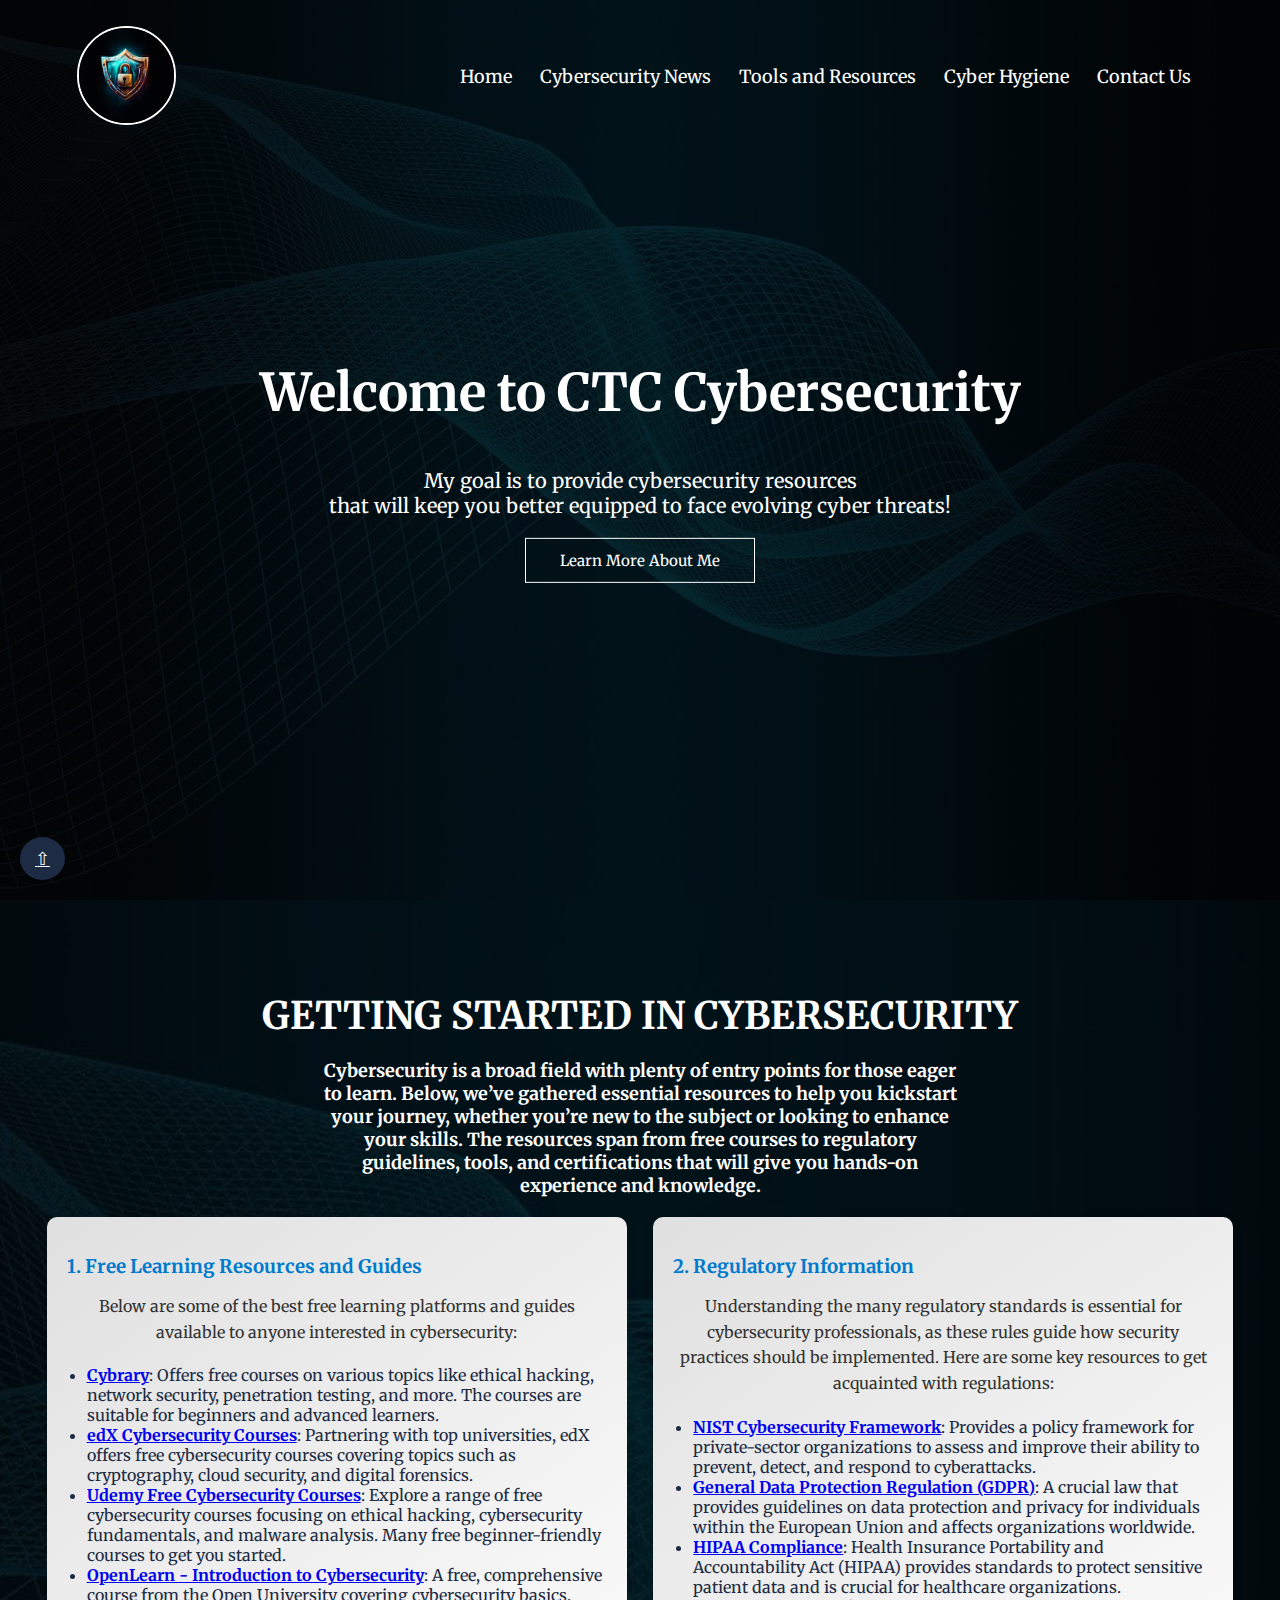
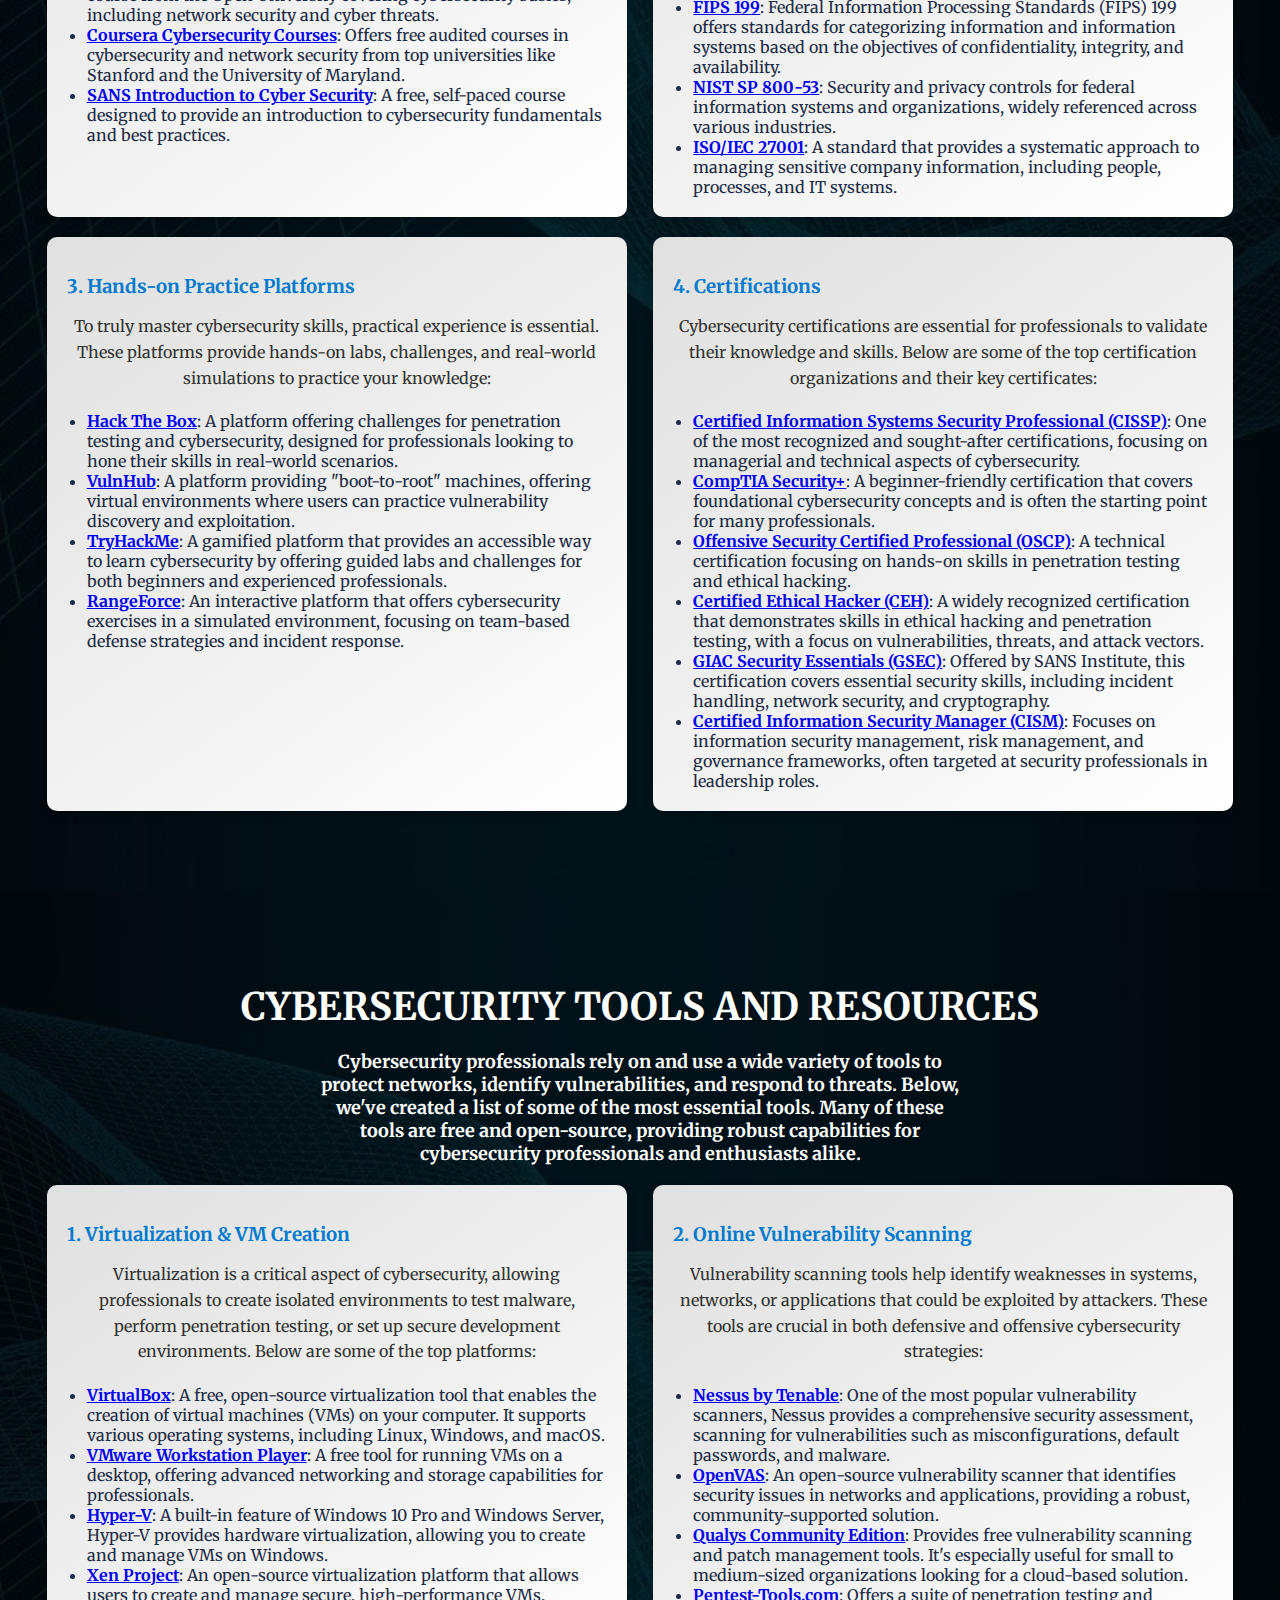
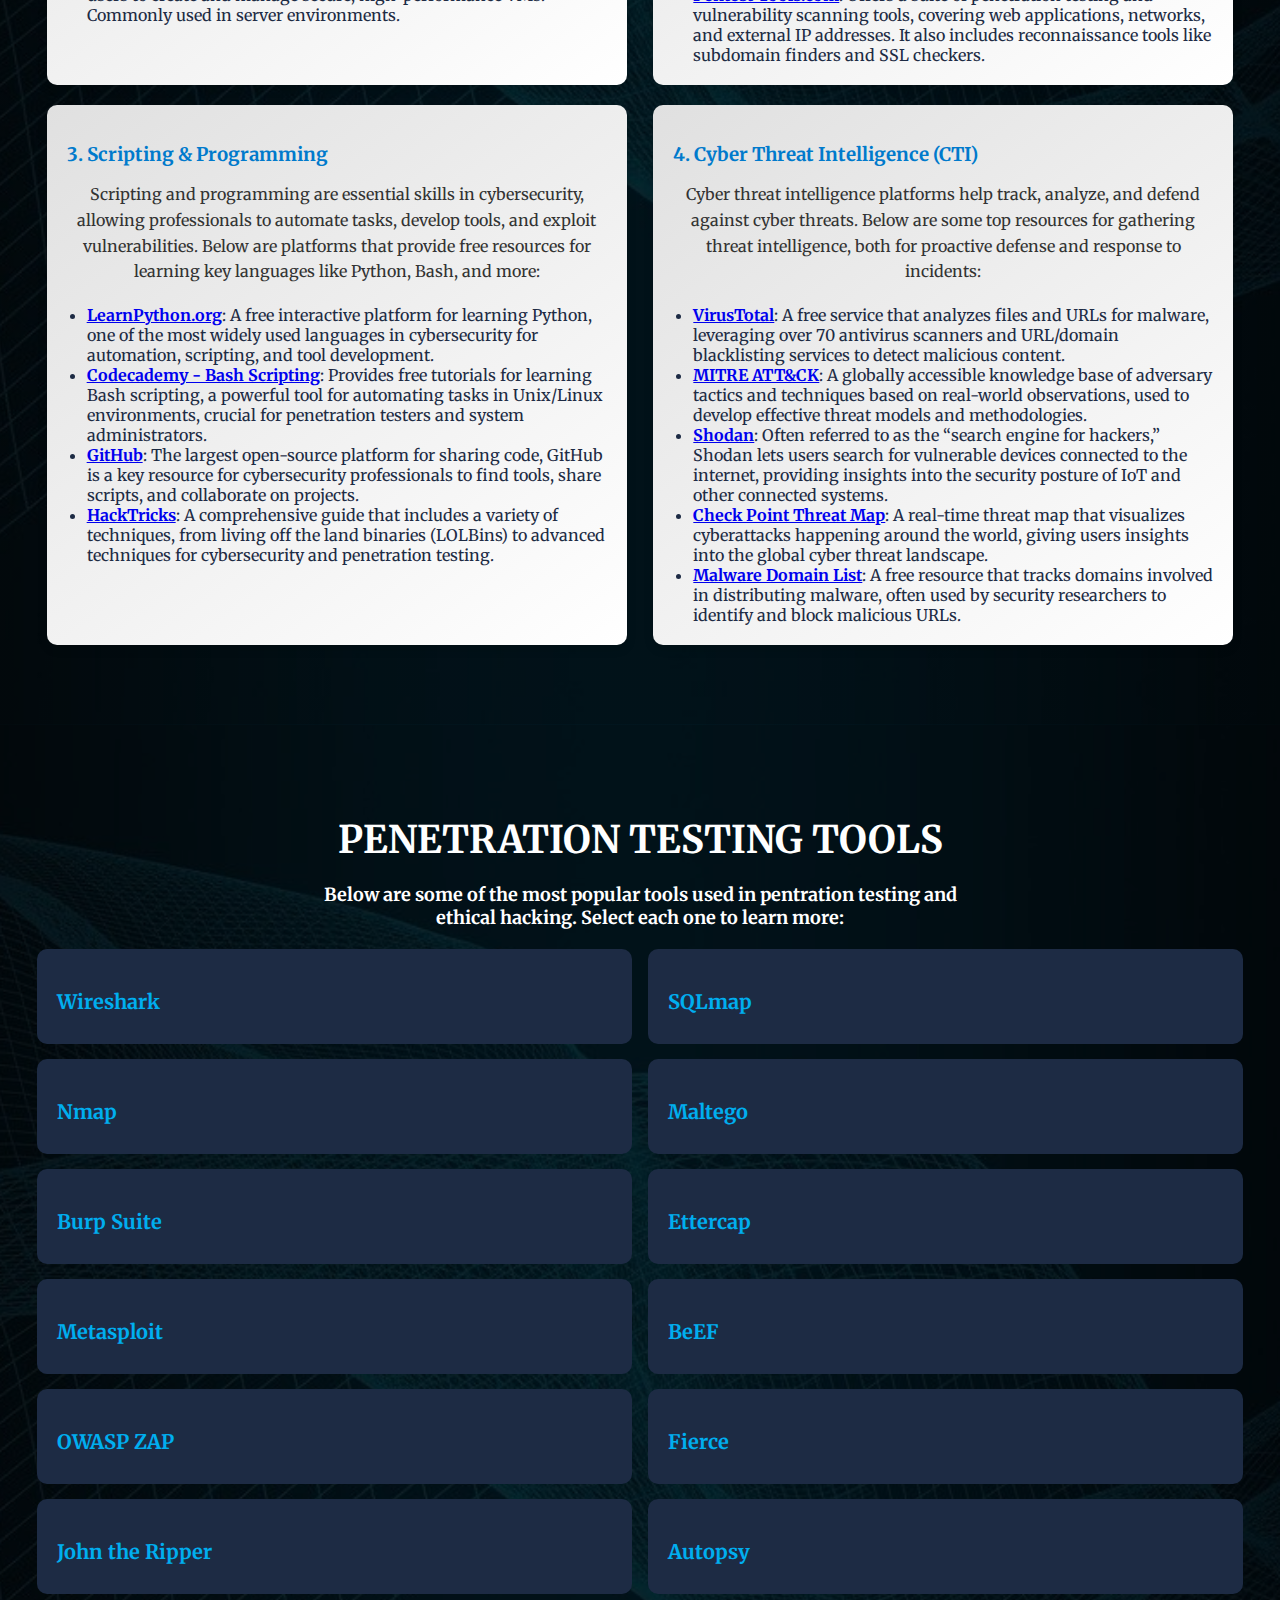
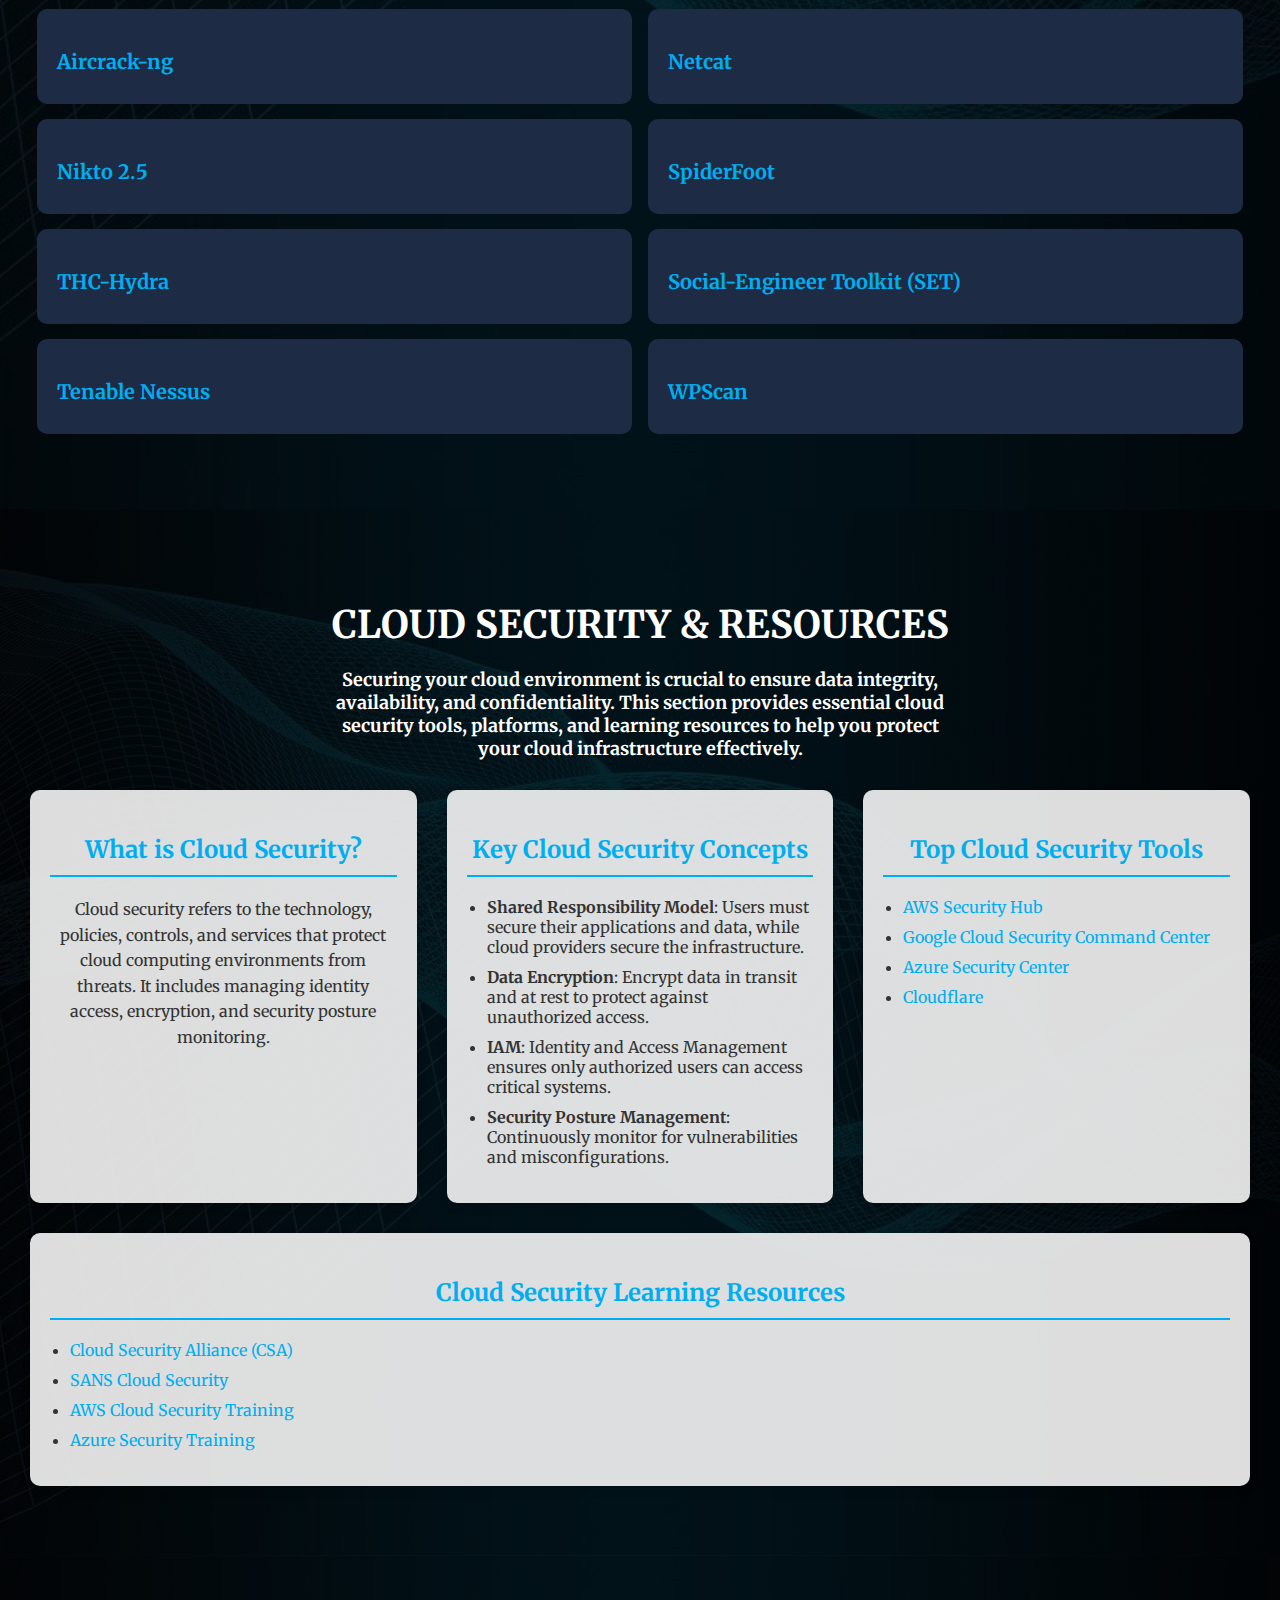
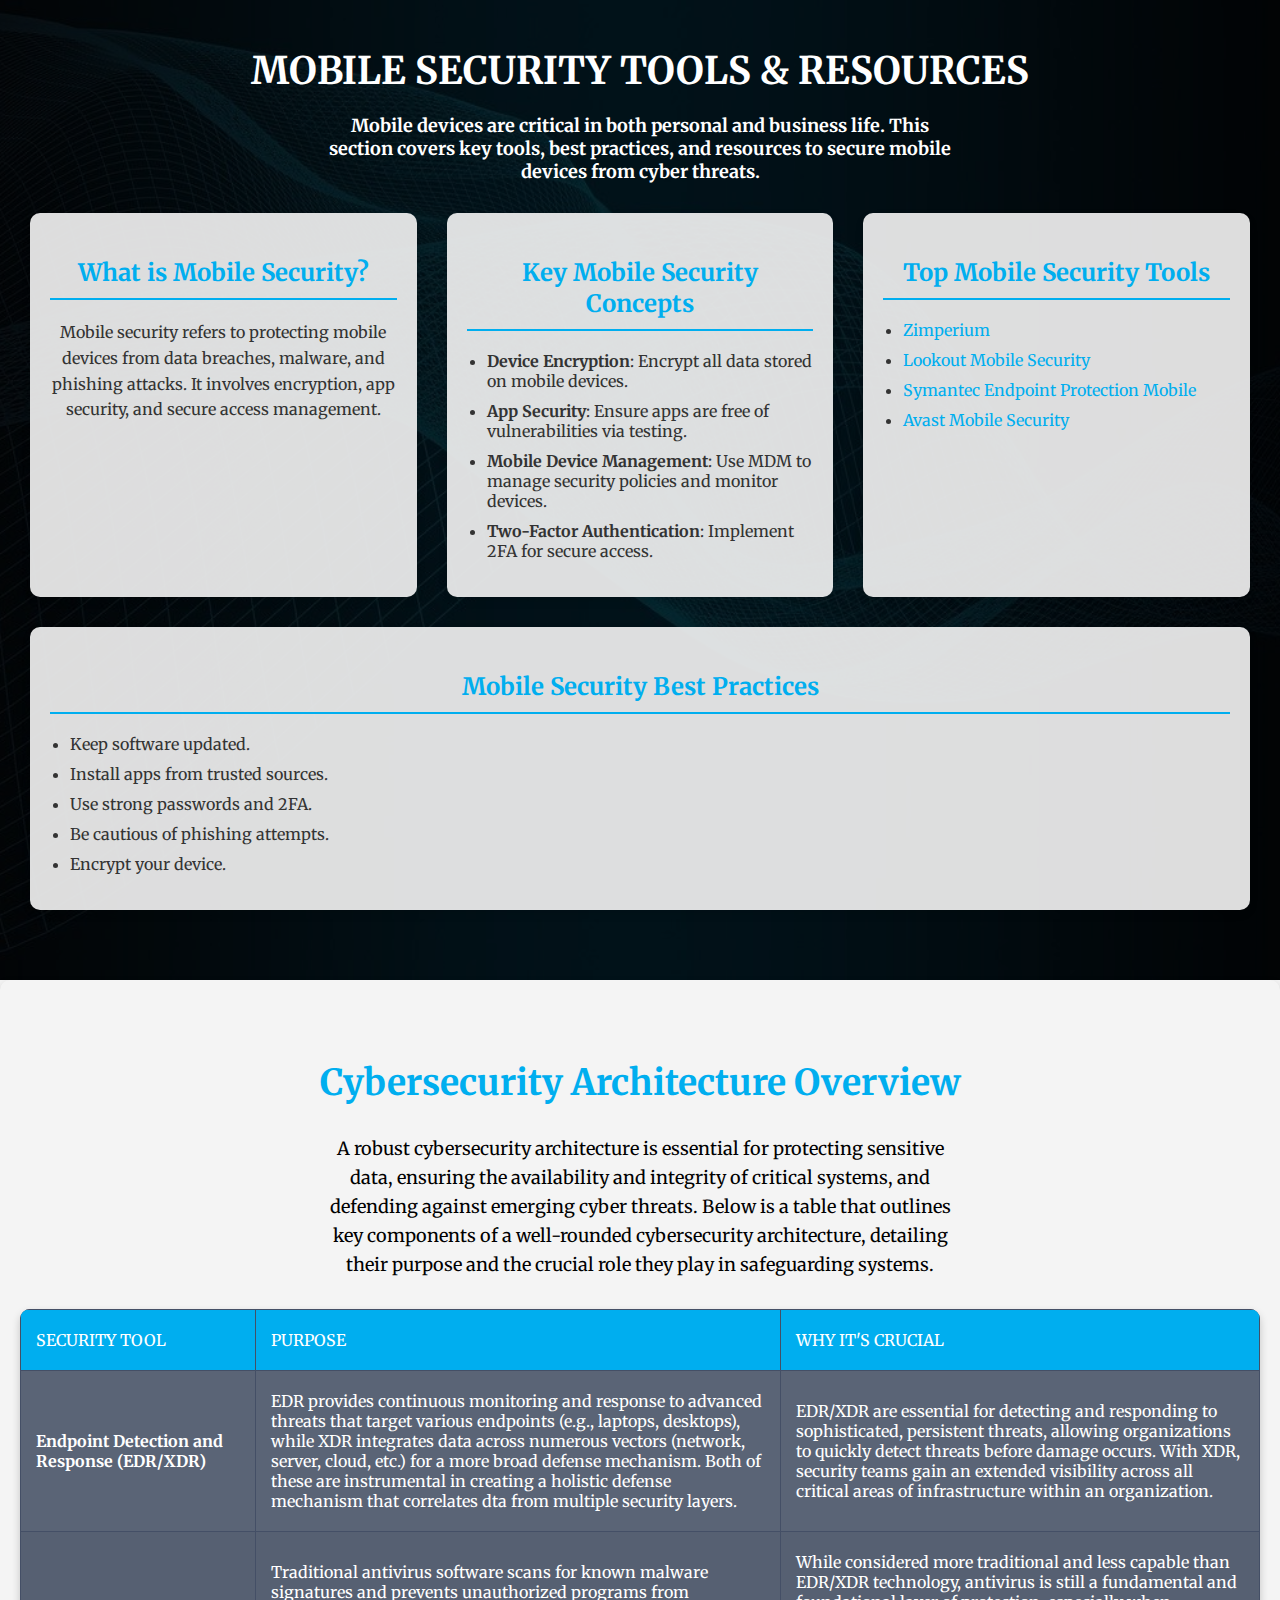
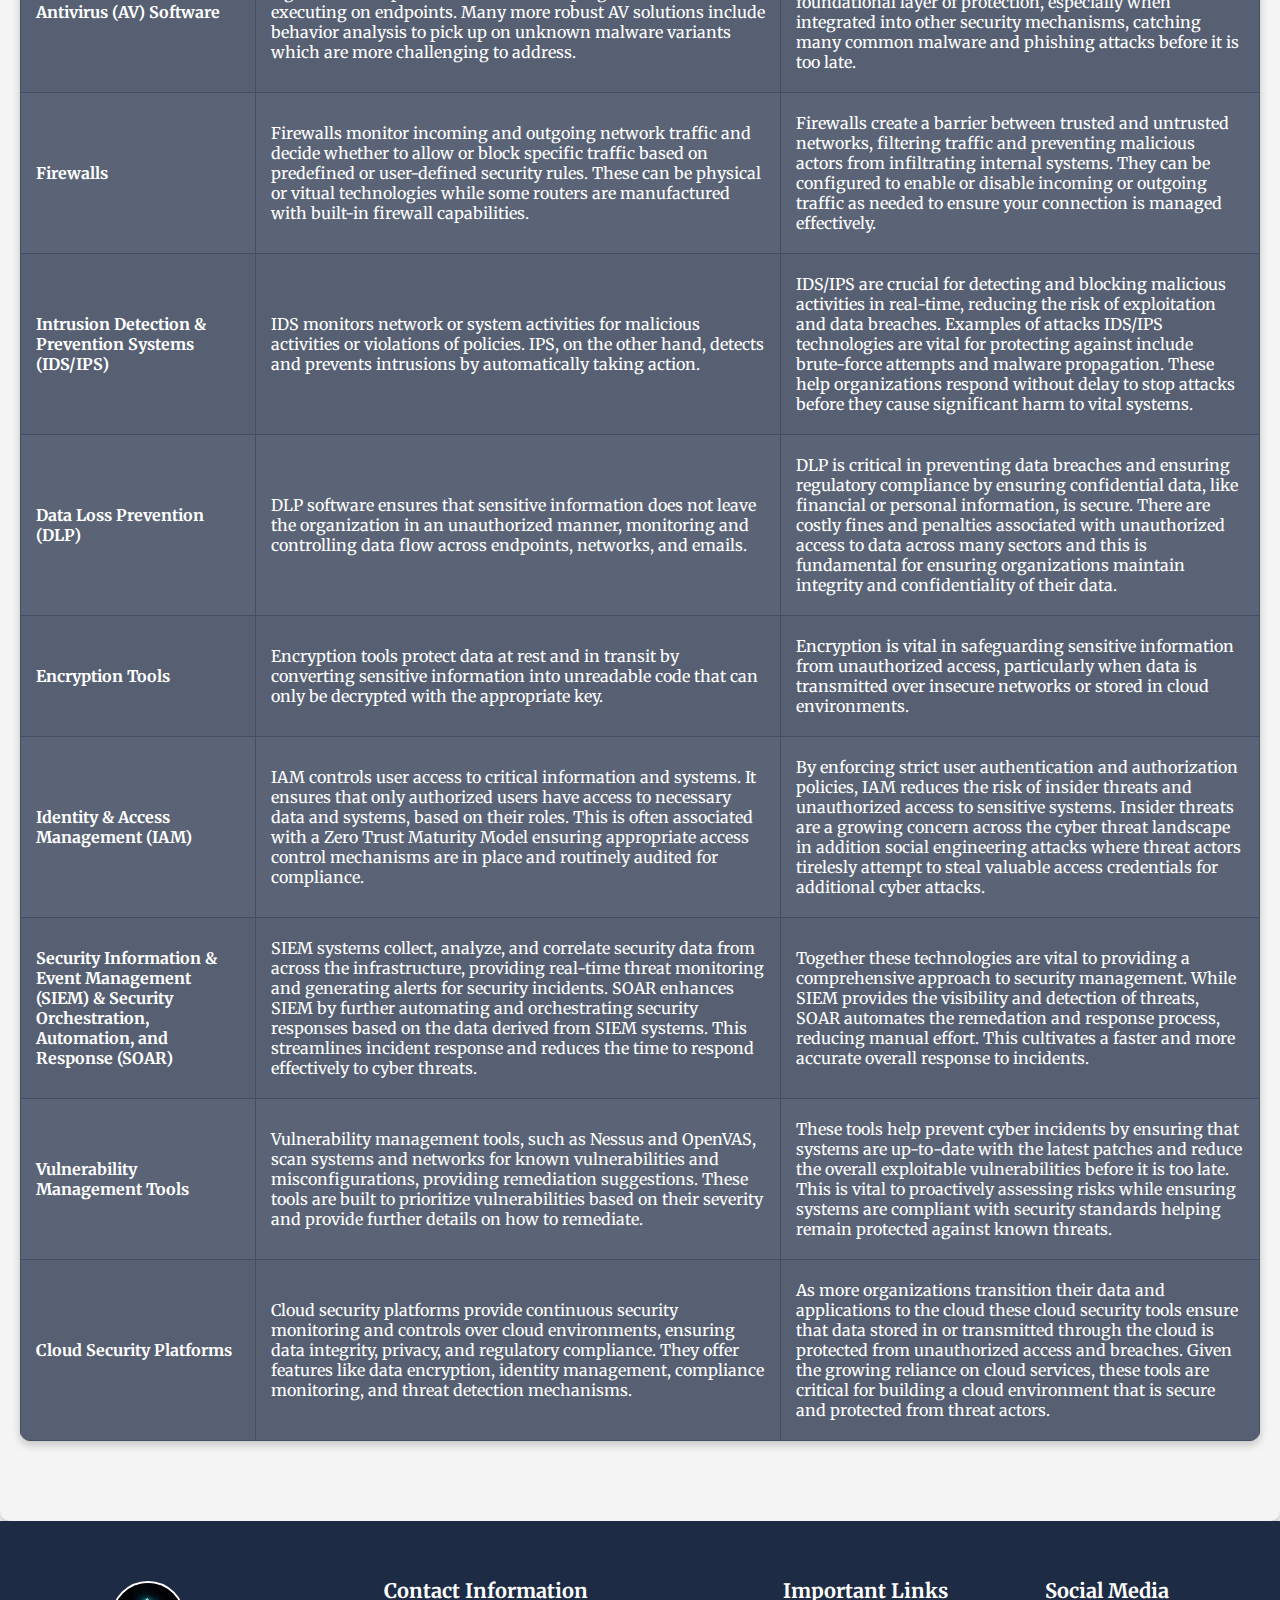
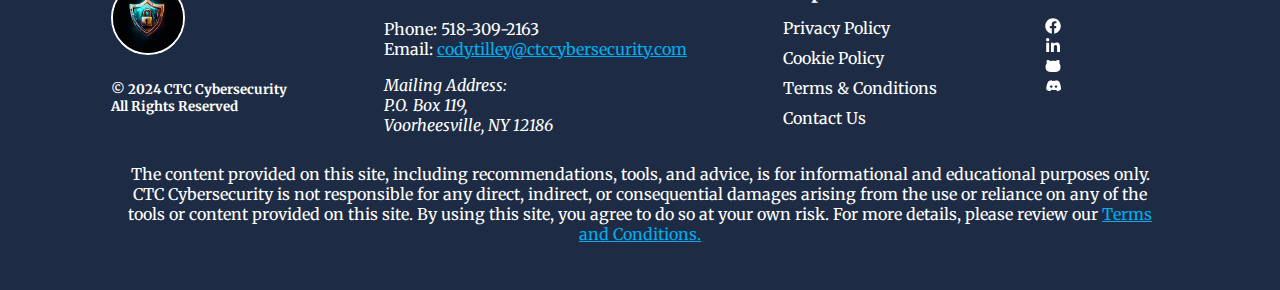
<file: toolsandresources.html>
﻿<!DOCTYPE html>
<html lang="en">
<head>
    <meta charset="utf-8">
    <meta name="viewport" content="width=device-width, initial-scale=1.0">
    <title>Top Cybersecurity Tools & Resources - CTC Cybersecurity</title>
    <meta name="description" content="Explore top cybersecurity tools, resources, and certifications to enhance your skills. Access hands-on practice platforms, cloud security tools, and penetration testing resources.">
    <meta name="keywords" content="Cybersecurity Tools, Cybersecurity Resources, Hands-on Practice, Penetration Testing, Certifications, Cloud Security, Cyber Threat Intelligence">
    <meta name="author" content="CTC Cybersecurity">
    <meta name="robots" content="index, follow">
    <link rel="canonical" href="https://ctccybersecurity.com/toolsandresources">
    <link rel="stylesheet" href="https://fonts.googleapis.com/css2?family=Merriweather:wght@300;400;700&amp;display=swap">
    <link rel="stylesheet" href="https://stackpath.bootstrapcdn.com/font-awesome/4.7.0/css/font-awesome.min.css">
    <link rel="stylesheet" href="css/style.css">
</head>
<body>
    <section class="header">
        <nav>
            <a href="/index.html"><img src="images/ctclogo69.png" alt="CTC Cybersecurity Logo"></a>
            <div class="nav-links" id="navLinks">
                <ul>
                    <li><a href="/index.html">Home</a></li>
                    <li><a href="/cybernews.html">Cybersecurity News</a></li>
                    <li><a href="/toolsandresources.html">Tools and Resources</a></li>
                    <li><a href="/cyberhygiene.html">Cyber Hygiene</a></li>
                    <li><a href="/contact.html">Contact Us</a></li>
                </ul>
            </div>
        </nav>
        <div class="headline">
            <h2>Welcome to CTC Cybersecurity</h2>
            <p>My goal is to provide cybersecurity resources<br>that will keep you better equipped to face evolving cyber threats!</p>
            <a href="../portfolio.html" class="about-btn">Learn More About Me</a>
        </div>
    </section>
    <!-- Section 1: Getting started section: outline some free or mostly free resources to begin with -->
    <section class="content-section">
        <h2>Getting Started in Cybersecurity</h2>
        <h4>Cybersecurity is a broad field with plenty of entry points for those eager to learn. Below, we’ve gathered essential resources to help you kickstart your journey, whether you’re new to the subject or looking to enhance your skills. The resources span from free courses to regulatory guidelines, tools, and certifications that will give you hands-on experience and knowledge.</h4>
        <div class="resource-container">
            <div class="resource-box">
                <!-- Free learning resource section for courses and such -->
                <h3>1. Free Learning Resources and Guides</h3>
                <p>Below are some of the best free learning platforms and guides available to anyone interested in cybersecurity:</p>
                <ul>
                    <li><strong><a href="https://www.cybrary.it" target="_blank">Cybrary</a></strong>: Offers free courses on various topics like ethical hacking, network security, penetration testing, and more. The courses are suitable for beginners and advanced learners.</li>

                    <li><strong><a href="https://www.edx.org/learn/cybersecurity" target="_blank">edX Cybersecurity Courses</a></strong>: Partnering with top universities, edX offers free cybersecurity courses covering topics such as cryptography, cloud security, and digital forensics.</li>

                    <li><strong><a href="https://www.udemy.com/topic/cyber-security/free/" target="_blank">Udemy Free Cybersecurity Courses</a></strong>: Explore a range of free cybersecurity courses focusing on ethical hacking, cybersecurity fundamentals, and malware analysis. Many free beginner-friendly courses to get you started.</li>

                    <li><strong><a href="https://www.open.edu/openlearn/science-maths-technology/introduction-cyber-security/content-section-overview" target="_blank">OpenLearn - Introduction to Cybersecurity</a></strong>: A free, comprehensive course from the Open University covering cybersecurity basics, including network security and cyber threats.</li>

                    <li><strong><a href="https://www.coursera.org/courses?query=cybersecurity" target="_blank">Coursera Cybersecurity Courses</a></strong>: Offers free audited courses in cybersecurity and network security from top universities like Stanford and the University of Maryland.</li>

                    <li><strong><a href="https://www.sans.org/open/intro-to-cyber-security" target="_blank">SANS Introduction to Cyber Security</a></strong>: A free, self-paced course designed to provide an introduction to cybersecurity fundamentals and best practices.</li>
                </ul>
            </div>
            <div class="resource-box">
                <!-- Everyone loves regulatory documents. Add the top five for now and will rethink this section later -->
                <h3>2. Regulatory Information</h3>
                <p>Understanding the many regulatory standards is essential for cybersecurity professionals, as these rules guide how security practices should be implemented. Here are some key resources to get acquainted with regulations:</p>
                <ul>
                    <li><strong><a href="https://www.nist.gov/cyberframework" target="_blank">NIST Cybersecurity Framework</a></strong>: Provides a policy framework for private-sector organizations to assess and improve their ability to prevent, detect, and respond to cyberattacks.</li>

                    <li><strong><a href="https://gdpr.eu/" target="_blank">General Data Protection Regulation (GDPR)</a></strong>: A crucial law that provides guidelines on data protection and privacy for individuals within the European Union and affects organizations worldwide.</li>

                    <li><strong><a href="https://www.hhs.gov/hipaa/index.html" target="_blank">HIPAA Compliance</a></strong>: Health Insurance Portability and Accountability Act (HIPAA) provides standards to protect sensitive patient data and is crucial for healthcare organizations.</li>

                    <li><strong><a href="https://csrc.nist.gov/publications/detail/fips/199/final" target="_blank">FIPS 199</a></strong>: Federal Information Processing Standards (FIPS) 199 offers standards for categorizing information and information systems based on the objectives of confidentiality, integrity, and availability.</li>

                    <li><strong><a href="https://csrc.nist.gov/publications/detail/sp/800-53/rev-5/final" target="_blank">NIST SP 800-53</a></strong>: Security and privacy controls for federal information systems and organizations, widely referenced across various industries.</li>

                    <li><strong><a href="https://www.iso.org/isoiec-27001-information-security.html" target="_blank">ISO/IEC 27001</a></strong>: A standard that provides a systematic approach to managing sensitive company information, including people, processes, and IT systems.</li>
                </ul>
            </div>
            <div class="resource-box">
                <!-- Hands on learning and practice platforms for diving into the doing aspect of cybersec -->
                <h3>3. Hands-on Practice Platforms</h3>
                <p>To truly master cybersecurity skills, practical experience is essential. These platforms provide hands-on labs, challenges, and real-world simulations to practice your knowledge:</p>
                <ul>
                    <li><strong><a href="https://www.hackthebox.com/" target="_blank">Hack The Box</a></strong>: A platform offering challenges for penetration testing and cybersecurity, designed for professionals looking to hone their skills in real-world scenarios.</li>

                    <li><strong><a href="https://www.vulnhub.com/" target="_blank">VulnHub</a></strong>: A platform providing "boot-to-root" machines, offering virtual environments where users can practice vulnerability discovery and exploitation.</li>

                    <li><strong><a href="https://tryhackme.com/" target="_blank">TryHackMe</a></strong>: A gamified platform that provides an accessible way to learn cybersecurity by offering guided labs and challenges for both beginners and experienced professionals.</li>

                    <li><strong><a href="https://www.rangeforce.com/" target="_blank">RangeForce</a></strong>: An interactive platform that offers cybersecurity exercises in a simulated environment, focusing on team-based defense strategies and incident response.</li>
                </ul>
            </div>
            <div class="resource-box">
                <!-- Certifications section that will have some of the many certs to get started with -->
                <h3>4. Certifications</h3>
                <p>Cybersecurity certifications are essential for professionals to validate their knowledge and skills. Below are some of the top certification organizations and their key certificates:</p>
                <ul>
                    <li><strong><a href="https://www.isc2.org/Certifications/CISSP" target="_blank">Certified Information Systems Security Professional (CISSP)</a></strong>: One of the most recognized and sought-after certifications, focusing on managerial and technical aspects of cybersecurity.</li>

                    <li><strong><a href="https://www.comptia.org/certifications/security" target="_blank">CompTIA Security+</a></strong>: A beginner-friendly certification that covers foundational cybersecurity concepts and is often the starting point for many professionals.</li>

                    <li><strong><a href="https://www.offensive-security.com/pwk-oscp/" target="_blank">Offensive Security Certified Professional (OSCP)</a></strong>: A technical certification focusing on hands-on skills in penetration testing and ethical hacking.</li>

                    <li><strong><a href="https://www.eccouncil.org/programs/certified-ethical-hacker-ceh/" target="_blank">Certified Ethical Hacker (CEH)</a></strong>: A widely recognized certification that demonstrates skills in ethical hacking and penetration testing, with a focus on vulnerabilities, threats, and attack vectors.</li>

                    <li><strong><a href="https://www.giac.org/certifications/security/GSEC" target="_blank">GIAC Security Essentials (GSEC)</a></strong>: Offered by SANS Institute, this certification covers essential security skills, including incident handling, network security, and cryptography.</li>

                    <li><strong><a href="https://www.isaca.org/credentialing/cism" target="_blank">Certified Information Security Manager (CISM)</a></strong>: Focuses on information security management, risk management, and governance frameworks, often targeted at security professionals in leadership roles.</li>
                </ul>
            </div>
        </div>
    </section>

    <!-- Cybersecurity tools and resources section -->
    <section class="content-section">
        <h2>Cybersecurity Tools and Resources</h2>
        <h4>Cybersecurity professionals rely on and use a wide variety of tools to protect networks, identify vulnerabilities, and respond to threats. Below, we've created a list of some of the most essential tools. Many of these tools are free and open-source, providing robust capabilities for cybersecurity professionals and enthusiasts alike.</h4>
        <div class="resource-container">
            <div class="resource-box">
                <!-- Virtualization section //need to add details in this or another section for building vms for cybersec and pentesting -->
                <h3>1. Virtualization & VM Creation</h3>
                <p>Virtualization is a critical aspect of cybersecurity, allowing professionals to create isolated environments to test malware, perform penetration testing, or set up secure development environments. Below are some of the top platforms:</p>
                <ul>
                    <li><strong><a href="https://www.virtualbox.org/" target="_blank">VirtualBox</a></strong>: A free, open-source virtualization tool that enables the creation of virtual machines (VMs) on your computer. It supports various operating systems, including Linux, Windows, and macOS.</li>

                    <li><strong><a href="https://www.vmware.com/products/workstation-player.html" target="_blank">VMware Workstation Player</a></strong>: A free tool for running VMs on a desktop, offering advanced networking and storage capabilities for professionals.</li>

                    <li><strong><a href="https://docs.microsoft.com/en-us/windows-server/virtualization/hyper-v/hyper-v-on-windows-server" target="_blank">Hyper-V</a></strong>: A built-in feature of Windows 10 Pro and Windows Server, Hyper-V provides hardware virtualization, allowing you to create and manage VMs on Windows.</li>

                    <li><strong><a href="https://xenproject.org/" target="_blank">Xen Project</a></strong>: An open-source virtualization platform that allows users to create and manage secure, high-performance VMs. Commonly used in server environments.</li>
                </ul>
            </div>
            <div class="resource-box">
                <!-- Online vuln scanning section with four resources from the web -->
                <h3>2. Online Vulnerability Scanning</h3>
                <p>Vulnerability scanning tools help identify weaknesses in systems, networks, or applications that could be exploited by attackers. These tools are crucial in both defensive and offensive cybersecurity strategies:</p>
                <ul>
                    <li><strong><a href="https://www.tenable.com/products/nessus" target="_blank">Nessus by Tenable</a></strong>: One of the most popular vulnerability scanners, Nessus provides a comprehensive security assessment, scanning for vulnerabilities such as misconfigurations, default passwords, and malware.</li>

                    <li><strong><a href="https://www.openvas.org/" target="_blank">OpenVAS</a></strong>: An open-source vulnerability scanner that identifies security issues in networks and applications, providing a robust, community-supported solution.</li>

                    <li><strong><a href="https://www.qualys.com/" target="_blank">Qualys Community Edition</a></strong>: Provides free vulnerability scanning and patch management tools. It's especially useful for small to medium-sized organizations looking for a cloud-based solution.</li>

                    <li><strong><a href="https://pentest-tools.com/" target="_blank">Pentest-Tools.com</a></strong>: Offers a suite of penetration testing and vulnerability scanning tools, covering web applications, networks, and external IP addresses. It also includes reconnaissance tools like subdomain finders and SSL checkers.</li>
                </ul>
            </div>
            <div class="resource-box">
                <!-- scripting and programing resources -->
                <h3>3. Scripting & Programming</h3>
                <p>Scripting and programming are essential skills in cybersecurity, allowing professionals to automate tasks, develop tools, and exploit vulnerabilities. Below are platforms that provide free resources for learning key languages like Python, Bash, and more:</p>
                <ul>
                    <li><strong><a href="https://www.learnpython.org/" target="_blank">LearnPython.org</a></strong>: A free interactive platform for learning Python, one of the most widely used languages in cybersecurity for automation, scripting, and tool development.</li>

                    <li><strong><a href="https://www.codecademy.com/learn/learn-bash-scripting" target="_blank">Codecademy - Bash Scripting</a></strong>: Provides free tutorials for learning Bash scripting, a powerful tool for automating tasks in Unix/Linux environments, crucial for penetration testers and system administrators.</li>

                    <li><strong><a href="https://github.com/" target="_blank">GitHub</a></strong>: The largest open-source platform for sharing code, GitHub is a key resource for cybersecurity professionals to find tools, share scripts, and collaborate on projects.</li>

                    <li><strong><a href="https://book.hacktricks.xyz/" target="_blank">HackTricks</a></strong>: A comprehensive guide that includes a variety of techniques, from living off the land binaries (LOLBins) to advanced techniques for cybersecurity and penetration testing.</li>
                </ul>
            </div>
            <div class="resource-box">
                <!-- Cyber threat intel section //might restructure to match with the general css container buildout -->
                <h3>4. Cyber Threat Intelligence (CTI)</h3>
                <p>Cyber threat intelligence platforms help track, analyze, and defend against cyber threats. Below are some top resources for gathering threat intelligence, both for proactive defense and 	response to incidents:</p>
                <ul>
                    <li><strong><a href="https://www.virustotal.com/" target="_blank">VirusTotal</a></strong>: A free service that analyzes files and URLs for malware, leveraging over 70 antivirus scanners and URL/domain blacklisting services to detect malicious content.</li>

                    <li><strong><a href="https://attack.mitre.org/" target="_blank">MITRE ATT&CK</a></strong>: A globally accessible knowledge base of adversary tactics and techniques based on real-world observations, used to develop effective threat models and methodologies.</li>

                    <li><strong><a href="https://www.shodan.io/" target="_blank">Shodan</a></strong>: Often referred to as the “search engine for hackers,” Shodan lets users search for vulnerable devices connected to the internet, providing insights into the security posture of IoT and other connected systems.</li>

                    <li><strong><a href="https://threatmap.checkpoint.com/" target="_blank">Check Point Threat Map</a></strong>: A real-time threat map that visualizes cyberattacks happening around the world, giving users insights into the global cyber threat landscape.</li>

                    <li><strong><a href="https://www.malwaredomainlist.com/" target="_blank">Malware Domain List</a></strong>: A free resource that tracks domains involved in distributing malware, often used by security researchers to identify and block malicious URLs.</li>
                </ul>
            </div>
        </div>
    </section>
    <!-- For js reference see script.js -->
    <section class="content-section">
        <h2>Penetration Testing Tools</h2>
        <h4>Below are some of the most popular tools used in pentration testing and ethical hacking. Select each one to learn more:</h4>
        <div class="pen-testing-tools-wrapper">
            <!-- Left column for 10 of the 20 pen testing tools -->
            <div class="pen-tools-column">
                <div class="pen-tool" onclick="toggleTool(1)">
                    <h3>Wireshark</h3>
                    <div class="pen-tool-content" id="tool-content-1">
                        <p>Wireshark is a powerful network protocol analyzer used to capture and inspect packets in real-time. It is used to analyze packets at a very granular level which enables penetration testers to pick up on issues such as poor encryption, unencrypted data, and even signs of malicious activity associated with man-in-the middle (MITM) attacks.<br><a href="https://www.wireshark.org/download.html" target="_blank">Wireshark Download</a>||<a href="https://www.wireshark.org/docs/wsug_html_chunked/" target="_blank">Wireshark Guide</a></p>
                    </div>
                </div>
                <div class="pen-tool" onclick="toggleTool(2)">
                    <h3>Nmap</h3>
                    <div class="pen-tool-content" id="tool-content-2">
                        <p>Nmap is an incredibly dynamic tools that is entirely free and open-source. It is a utility used for network discovery and security audits. Nmap can identify live hosts, open ports, services, operating systems, and firewall configuration. The tools itself supports a vast number of scanning techniques such as TCP connect scans, SYN scans, UDP scans. There is an emmense built in library tailored to idenitying critical vulnerabilities and more.<br><a href="https://nmap.org/book/man.html" target="_blank">Nmap Download</a>||<a href="https://nmap.org/book/man.html" target="_blank">Nmap Guide</a></p>
                    </div>
                </div>
                <div class="pen-tool" onclick="toggleTool(3)">
                    <h3>Burp Suite</h3>
                    <div class="pen-tool-content" id="tool-content-3">
                        <p>Burp Suite is a web application security testing tool used to find vulnerabilities and includes powerful tooling for intercepting traffic, scanning for vulnerabilities, and exploiting security flaws in web apps. Key features boasted by this tool include automated vuln scnning, a proxy for traffic intercept and modification, and manual tesing tools (such as intruder and repeater).<br><a href="https://portswigger.net/burp/communitydownload" target="_blank">Community Edition Download</a>||<a href="https://portswigger.net/burp/documentation" target="_blank">Burp suite Documents</a></p>
                    </div>
                </div>
                <div class="pen-tool" onclick="toggleTool(4)">
                    <h3>Metasploit</h3>
                    <div class="pen-tool-content" id="tool-content-4">
                        <p>Metasploit is an incredibly comprehensive exploitation tools for launching and managing attacks. It is considered the most widely used tool for developing, testing, and executing exploits against target systems. It enables security professionals to uncover vulnerabilities and execute attacks like buffer overflow, SQL injection, and code execution. It has a vast built in library with pre-built exploitations, payloads, and aux modules simplifying the process of exploitating systems and verifying security flaws.<br><a href="https://www.metasploit.com/download" target="_blank">Metasploit Download</a>||<a href="https://docs.metasploit.com/" target="_blank">Metasploit Documents</a></p>
                    </div>
                </div>
                <div class="pen-tool" onclick="toggleTool(5)">
                    <h3>OWASP ZAP</h3>
                    <div class="pen-tool-content" id="tool-content-5">
                        <p>OWASP ZAP is a proxy used for finding vulnerabilities in web applications and is completely open-source. It is used for automated vulnerability scanning of web applications with it's primary power resting in the proxy capabilities that allow for security testers to intercept, manipulate, and inspect traffic between browsers  and the appication being tested.<br><a href="https://www.zaproxy.org/download/" target="_blank">OWASP Download</a>||<a href="https://www.zaproxy.org/getting-started/" target="_blank">Getting Started Guide</a></p>
                    </div>
                </div>
                <div class="pen-tool" onclick="toggleTool(6)">
                    <h3>John the Ripper</h3>
                    <div class="pen-tool-content" id="tool-content-6">
                        <p>John the Ripper is a widely used password cracking tool for Unix-based systems. It is open-source and can be leveraged to test the strength of passwords by running various attack types such as dictionary attacks, brute force, and rainbow table attacks. It is incredibly customizable which allows users to optimize attacks based on specific rules or even masking attacks to crack hashed passwords.<br><a href="https://www.openwall.com/john/" target="_blank">John the Ripper Download</a>||<a href="https://www.openwall.com/john/doc/" target="_blank">John the Ripper Guide</a></p>
                    </div>
                </div>
                <div class="pen-tool" onclick="toggleTool(7)">
                    <h3>Aircrack-ng</h3>
                    <div class="pen-tool-content" id="tool-content-7">
                        <p>Aircrack-ng is a combination of tools designed to assess the security of Wi-Fi networks. It includes functionality to capture Wi-Fi traffic, crack WEP and WPA-PSK keys, and performing deauthenticaiton attacks. It is used in testing the overall security of wireless networks and root out weak encryption configurations.<br><a href="https://www.aircrack-ng.org/downloads.html" target="_blank">Aircrack-ng Download</a>||<a href="https://www.aircrack-ng.org/doku.php?id=aircrack-ng" target="_blank">Aircrack-ng Guide</a></p>
                    </div>
                </div>
                <div class="pen-tool" onclick="toggleTool(8)">
                    <h3>Nikto 2.5</h3>
                    <div class="pen-tool-content" id="tool-content-8">
                        <p>Nikto is a web server scanning tool that tests for thousands of vulnerabilities including outdated software, poor configuration, insecure files, and default scripts. It can be used to identify web application flaws such as SQL injection, cross-site scripting (XSS), and HTTP header issues. Detailed outputs provide security testers with potential security risks to address.<br><a href="https://github.com/sullo/nikto/wiki" target="_blank">Nikto Github Repo</a></p>
                    </div>
                </div>
                <div class="pen-tool" onclick="toggleTool(9)">
                    <h3>THC-Hydra</h3>
                    <div class="pen-tool-content" id="tool-content-9">
                        <p>Hydra is a tool used for brute-forcing login credentials over a wide range of protocols. It is a parallelized password-cracking tools that supports several protocols such as FTP, SSH, Telnet, HTTP, and more. It functions to perform brute-force password attacks on remote authentication services attempting username and password combinations fast and is incredibly effective at determining weak passwords across various services.<br><a href="https://github.com/vanhauser-thc/thc-hydra" target="_blank">THC-Hydra Github Repo</a></p>
                    </div>
                </div>
                <div class="pen-tool" onclick="toggleTool(10)">
                    <h3>Tenable Nessus</h3>
                    <div class="pen-tool-content" id="tool-content-10">
                        <p>Nessus is a popular vulnerability assessment tool used to conduct scans for known vulnerabilities in operating systems, applications, and network devices. It checks for improper configuration, missing patches, and potential risks like open ports or outdated software. Nessus provides back detailed reports and suggestions for remediation procedures making incredibly important to proactive security management.<br><a href="https://www.tenable.com/downloads/" target="_blank">Tenable Nessus Download</a>||<a href="https://docs.tenable.com/nessus/Content/GettingStarted.htm" target="_blank">Tenable Nessus Documentation</a></p>
                    </div>
                </div>
            </div>

            <!-- Right column for 10 of the 20 pen testing tools -->
            <div class="pen-tools-column">
                <div class="pen-tool" onclick="toggleTool(11)">
                    <h3>SQLmap</h3>
                    <div class="pen-tool-content" id="tool-content-11">
                        <p>SQLmap is designed to automate the detection and exploitation of SQL injection vulnerability testing in web applications. It detects different types of SQL injection flaws and exploits them to extract data from databases, execute various commands, and attempt privilege escalation within MySQL, PostgreSQL, Oracle, and Microsoft SQL Server.<br><a href="https://sqlmap.org/" target="_blank">SQLmap Website</a></p>
                    </div>
                </div>
                <div class="pen-tool" onclick="toggleTool(12)">
                    <h3>Maltego</h3>
                    <div class="pen-tool-content" id="tool-content-12">
                        <p>Maltego is both a data mining and OSINT tool leveraged to gather and visualize information about a target such as individuals, companies, websites, IP addresses, and email addresses. It is a powerful reconnaissance tool used in penetration testing to map out entity relationships and collect intelligence from public sources.<br><a href="https://www.maltego.com/downloads/" target="_blank">Maltego Download</a>||<a href="https://www.maltego.com/categories/getting-started-with-maltego/" target="_blank">Popular User Guides</a></p>
                    </div>
                </div>
                <div class="pen-tool" onclick="toggleTool(13)">
                    <h3>Ettercap</h3>
                    <div class="pen-tool-content" id="tool-content-13">
                        <p>Ettercap is a comprehensive suite designed for man-in-the-middle (MITM) attacks. It functions to intercept, monitor, and manipulate traffic between two entities in a network. It is useful for sniffing out sensitive data such as passwords and session cookies. It has both active and passive attacks and is particular useful for DNS spoofing and ARP poisoning.<br><a href="https://www.ettercap-project.org/downloads.html" target="_blank">Ettercap Download</a>||<a href="https://www.comparitech.com/net-admin/ettercap-cheat-sheet/" target="_blank">Ettercap Cheatsheet</a></p>
                    </div>
                </div>
                <div class="pen-tool" onclick="toggleTool(14)">
                    <h3>BeEF</h3>
                    <div class="pen-tool-content" id="tool-content-14">
                        <p>BeEF, AKA Browser Exploitation Framework, is built to exploit web browser vulnerabilities. After a browser is compromised through phishing or malicious websites this tool allows testers to control the target's browser and perform keylogging, gathering credentials, or fingerprinting internal networks. This is a powerful tool for security testers to assess risks of vulnerable browsers and client-side cyber attacks<br><a href="https://github.com/beefproject/beef" target="_blank">BeEF Github Repo</a></p>
                    </div>
                </div>
                <div class="pen-tool" onclick="toggleTool(15)">
                    <h3>Fierce</h3>
                    <div class="pen-tool-content" id="tool-content-15">
                        <p>Fierce is a DNS recon tools used to locate IP addresses and map out subdomains of a target domain. It is often used for finding hosts in the same IP range, misconfigured DNS servers, and vulnerable domain configurations. This is a practical tool testesr use to discover hidden services that can be further targeted in penetration tests.<br><a href="https://github.com/mschwager/fierce" target="_blank">Fiercce Github Repo</a></p>
                    </div>
                </div>
                <div class="pen-tool" onclick="toggleTool(16)">
                    <h3>Autopsy</h3>
                    <div class="pen-tool-content" id="tool-content-16">
                        <p>Autopsy is an open-source digital forensics tools used for performing forensic investigations on various digital technology including hard drives, smart phones, and other storage systems. It can provide security testers the ability to analyze file systems, recover deleted files, review browser history, and extract metadata from files.<br><a href="https://www.autopsy.com/download/" target="_blank">Autopsy Download</a>||<a href="https://sleuthkit.org/autopsy/docs/user-docs/4.21.0/" target="_blank">User Guide</a></p>
                    </div>
                </div>
                <div class="pen-tool" onclick="toggleTool(17)">
                    <h3>Netcat</h3>
                    <div class="pen-tool-content" id="tool-content-17">
                        <p>Netcat is like a swiss army knife for networking with its versatility in reading and writing data across network connections. It is used for port scanning, banner grabbing, network debugging, and creating reverse shells. This tool enables security testers with capability to perform firewall testing and setting up backdoor access.<br><a href="https://nmap.org/ncat/guide/index.html" target="_blank">Ncat User Guide</a></p>
                    </div>
                </div>
                <div class="pen-tool" onclick="toggleTool(18)">
                    <h3>SpiderFoot</h3>
                    <div class="pen-tool-content" id="tool-content-18">
                        <p>SpiderFoot is an automated reconnaissance tool built for penetration testers, ethical hackers, and security researchers. It can gather and analyze a range of information from public sources such as IP addresses, domain names, email addresses, and other line data point sources. It is incredibly powerful in performing OSINT gathering to uncover vulnerabilites, data leaks, and exposed information on targets.<br><a href="https://github.com/smicallef/spiderfoot" target="_blank">Spiderfoot Github Repo</a></p>
                    </div>
                </div>
                <div class="pen-tool" onclick="toggleTool(19)">
                    <h3>Social-Engineer Toolkit (SET)</h3>
                    <div class="pen-tool-content" id="tool-content-19">
                        <p>SET is an open-source tool created to perform social engineering attacks like phishing, spear-phishing, and credential harvesting. It enables testers with the capability to simulate real-world and practical social engineering attacks on users and organizations to test their susceptibility to the most widely used cyber attack techniques used to date.<br><a href="https://github.com/trustedsec/social-engineer-toolkit" target="_blank">SET Github Repo</a></p>
                    </div>
                </div>
                <div class="pen-tool" onclick="toggleTool(20)">
                    <h3>WPScan</h3>
                    <div class="pen-tool-content" id="tool-content-20">
                        <p>WPScan is a unique and specialized security scanning tools designed to assess the security of WordPress websites. it is open-source and provides security researchers and penetration testers with the ability to detect issues such as outdated plugins, themes, weak passwords, and exposed configuration files that make WordPress sites susceptible to attacks.<br><a href="https://github.com/wpscanteam/wpscan" target="_blank">WPScan Github Repo</a></p>
                    </div>
                </div>
            </div>
        </div>
    </section>
    <!-- cloud security info section with four flexboxes to expand on details -->
    <section class="content-section">
        <h2>Cloud Security & Resources</h2>
        <h4>Securing your cloud environment is crucial to ensure data integrity, availability, and confidentiality. This section provides essential cloud security tools, platforms, and learning resources to help you protect your cloud infrastructure effectively.</h4>
        <div class="flex-container">
            <div class="flex-box">
                <h3>What is Cloud Security?</h3>
                <p>Cloud security refers to the technology, policies, controls, and services that protect cloud computing environments from threats. It includes managing identity access, encryption, and security posture monitoring.</p>
            </div>
            <div class="flex-box">
                <h3>Key Cloud Security Concepts</h3>
                <ul>
                    <li><strong>Shared Responsibility Model</strong>: Users must secure their applications and data, while cloud providers secure the infrastructure.</li>
                    <li><strong>Data Encryption</strong>: Encrypt data in transit and at rest to protect against unauthorized access.</li>
                    <li><strong>IAM</strong>: Identity and Access Management ensures only authorized users can access critical systems.</li>
                    <li><strong>Security Posture Management</strong>: Continuously monitor for vulnerabilities and misconfigurations.</li>
                </ul>
            </div>
            <div class="flex-box">
                <h3>Top Cloud Security Tools</h3>
                <ul>
                    <li><a href="https://aws.amazon.com/security-hub/" target="_blank">AWS Security Hub</a></li>
                    <li><a href="https://cloud.google.com/security-command-center" target="_blank">Google Cloud Security Command Center</a></li>
                    <li><a href="https://azure.microsoft.com/en-us/services/security-center/" target="_blank">Azure Security Center</a></li>
                    <li><a href="https://www.cloudflare.com/" target="_blank">Cloudflare</a></li>
                </ul>
            </div>
            <div class="flex-box">
                <h3>Cloud Security Learning Resources</h3>
                <ul>
                    <li><a href="https://cloudsecurityalliance.org/" target="_blank">Cloud Security Alliance (CSA)</a></li>
                    <li><a href="https://www.sans.org/cloud-security" target="_blank">SANS Cloud Security</a></li>
                    <li><a href="https://aws.amazon.com/training/security/" target="_blank">AWS Cloud Security Training</a></li>
                    <li><a href="https://learn.microsoft.com/en-us/training/azure/security/" target="_blank">Azure Security Training</a></li>
                </ul>
            </div>
        </div>
    </section>
    <!-- mobile security seciton with four flexboxes to outline some key aspects -->
    <section class="content-section">
        <h2>Mobile Security Tools & Resources</h2>
        <h4>Mobile devices are critical in both personal and business life. This section covers key tools, best practices, and resources to secure mobile devices from cyber threats.</h4>
        <div class="flex-container">
            <div class="flex-box">
                <h3>What is Mobile Security?</h3>
                <p>Mobile security refers to protecting mobile devices from data breaches, malware, and phishing attacks. It involves encryption, app security, and secure access management.</p>
            </div>
            <div class="flex-box">
                <h3>Key Mobile Security Concepts</h3>
                <ul>
                    <li><strong>Device Encryption</strong>: Encrypt all data stored on mobile devices.</li>
                    <li><strong>App Security</strong>: Ensure apps are free of vulnerabilities via testing.</li>
                    <li><strong>Mobile Device Management</strong>: Use MDM to manage security policies and monitor devices.</li>
                    <li><strong>Two-Factor Authentication</strong>: Implement 2FA for secure access.</li>
                </ul>
            </div>
            <div class="flex-box">
                <h3>Top Mobile Security Tools</h3>
                <ul>
                    <li><a href="https://www.zimperium.com/" target="_blank">Zimperium</a></li>
                    <li><a href="https://www.lookout.com/" target="_blank">Lookout Mobile Security</a></li>
                    <li><a href="https://www.symantec.com/products/endpoint-protection-mobile" target="_blank">Symantec Endpoint Protection Mobile</a></li>
                    <li><a href="https://www.avast.com/en-us/free-mobile-security" target="_blank">Avast Mobile Security</a></li>
                </ul>
            </div>
            <div class="flex-box">
                <h3>Mobile Security Best Practices</h3>
                <ul>
                    <li>Keep software updated.</li>
                    <li>Install apps from trusted sources.</li>
                    <li>Use strong passwords and 2FA.</li>
                    <li>Be cautious of phishing attempts.</li>
                    <li>Encrypt your device.</li>
                </ul>
            </div>
        </div>
    </section>
    <!-- Cybersecurity architecture table buildout -->
    <section class="cyber-architecture">
        <h2>Cybersecurity Architecture Overview</h2>
        <p>
            A robust cybersecurity architecture is essential for protecting sensitive data, ensuring the availability and integrity of critical systems, and defending against emerging cyber threats. Below is a table that outlines key components of a well-rounded cybersecurity architecture, detailing their purpose and the crucial role they play in safeguarding systems.
        </p>
        <table>
            <thead>
                <tr>
                    <th>Security Tool</th>
                    <th>Purpose</th>
                    <th>Why It's Crucial</th>
                </tr>
            </thead>
            <tbody>
                <tr>
                    <td><strong><a href="https://www.google.com/search?q=Endpoint+Detection+and+Response+(EDR/XDR)" target="_blank">Endpoint Detection and Response (EDR/XDR)</a></strong></td>
                    <td>
                        EDR provides continuous monitoring and response to advanced threats that target various endpoints (e.g., laptops, desktops), while XDR integrates data across numerous vectors (network, server, cloud, etc.) for a more broad defense mechanism. Both of these are instrumental in creating a holistic defense mechanism that correlates dta from multiple security layers.
                    </td>
                    <td>
                        EDR/XDR are essential for detecting and responding to sophisticated, persistent threats, allowing organizations to quickly detect threats before damage occurs. With XDR, security teams gain an extended visibility across all critical areas of infrastructure within an organization.
                    </td>
                </tr>
                <tr>
                    <td><strong><a href="https://www.google.com/search?q=Antivirus+(AV)+Software" target="_blank">Antivirus (AV) Software</a></strong></td>
                    <td>
                        Traditional antivirus software scans for known malware signatures and prevents unauthorized programs from executing on endpoints. Many more robust AV solutions include behavior analysis to pick up on unknown malware variants which are more challenging to address.
                    </td>
                    <td>
                        While considered more traditional and less capable than EDR/XDR technology, antivirus is still a fundamental and foundational layer of protection, especially when integrated into other security mechanisms, catching many common malware and phishing attacks before it is too late.
                    </td>
                </tr>
                <tr>
                    <td><strong><a href="https://www.google.com/search?q=Firewalls" target="_blank">Firewalls</a></strong></td>
                    <td>
                        Firewalls monitor incoming and outgoing network traffic and decide whether to allow or block specific traffic based on predefined or user-defined security rules. These can be physical or vitual technologies while some routers are manufactured with built-in firewall capabilities.
                    </td>
                    <td>
                        Firewalls create a barrier between trusted and untrusted networks, filtering traffic and preventing malicious actors from infiltrating internal systems. They can be configured to enable or disable incoming or outgoing traffic as needed to ensure your connection is managed effectively.
                    </td>
                </tr>
                <tr>
                    <td><strong><a href="https://www.google.com/search?q=Intrusion+Detection+and+Prevention+Systems+(IDS/IPS)" target="_blank">Intrusion Detection & Prevention Systems (IDS/IPS)</a></strong></td>
                    <td>
                        IDS monitors network or system activities for malicious activities or violations of policies. IPS, on the other hand, detects and prevents intrusions by automatically taking action.
                    </td>
                    <td>
                        IDS/IPS are crucial for detecting and blocking malicious activities in real-time, reducing the risk of exploitation and data breaches. Examples of attacks IDS/IPS technologies are vital for protecting against include brute-force attempts and malware propagation. These help organizations respond without delay to stop attacks before they cause significant harm to vital systems.
                    </td>
                </tr>
                <tr>
                    <td><strong><a href="https://www.google.com/search?q=Data+Loss+Prevention+(DLP)" target="_blank">Data Loss Prevention (DLP)</a></strong></td>
                    <td>
                        DLP software ensures that sensitive information does not leave the organization in an unauthorized manner, monitoring and controlling data flow across endpoints, networks, and emails.
                    </td>
                    <td>
                        DLP is critical in preventing data breaches and ensuring regulatory compliance by ensuring confidential data, like financial or personal information, is secure. There are costly fines and penalties associated with unauthorized access to data across many sectors and this is fundamental for ensuring organizations maintain integrity and confidentiality of their data.
                    </td>
                </tr>
                <tr>
                    <td><strong><a href="https://www.google.com/search?q=Encryption+Tools" target="_blank">Encryption Tools</a></strong></td>
                    <td>
                        Encryption tools protect data at rest and in transit by converting sensitive information into unreadable code that can only be decrypted with the appropriate key.
                    </td>
                    <td>
                        Encryption is vital in safeguarding sensitive information from unauthorized access, particularly when data is transmitted over insecure networks or stored in cloud environments.
                    </td>
                </tr>
                <tr>
                    <td><strong><a href="https://www.google.com/search?q=Identity+and+Access+Management+(IAM)" target="_blank">Identity & Access Management (IAM)</a></strong></td>
                    <td>
                        IAM controls user access to critical information and systems. It ensures that only authorized users have access to necessary data and systems, based on their roles. This is often associated with a Zero Trust Maturity Model ensuring appropriate access control mechanisms are in place and routinely audited for compliance.
                    </td>
                    <td>
                        By enforcing strict user authentication and authorization policies, IAM reduces the risk of insider threats and unauthorized access to sensitive systems. Insider threats are a growing concern across the cyber threat landscape in addition social engineering attacks where threat actors tirelesly attempt to steal valuable access credentials for additional cyber attacks.
                    </td>
                </tr>
                <tr>
                    <td><strong><a href="https://www.google.com/search?q=SIEM+and+SOAR" target="_blank">Security Information & Event Management (SIEM) & Security Orchestration, Automation, and Response (SOAR)</a></strong></td>
                    <td>
                        SIEM systems collect, analyze, and correlate security data from across the infrastructure, providing real-time threat monitoring and generating alerts for security incidents. SOAR enhances SIEM by further automating and orchestrating security responses based on the data derived from SIEM systems. This streamlines incident response and reduces the time to respond effectively to cyber threats.
                    </td>
                    <td>
                        Together these technologies are vital to providing a comprehensive approach to security management. While SIEM provides the visibility and detection of threats, SOAR automates the remedation and response process, reducing manual effort. This cultivates a faster and more accurate overall response to incidents.
                    </td>
                </tr>
                <tr>
                    <td><strong><a href="https://www.google.com/search?q=Vulnerability+Management+Tools" target="_blank">Vulnerability Management Tools</a></strong></td>
                    <td>
                        Vulnerability management tools, such as Nessus and OpenVAS, scan systems and networks for known vulnerabilities and misconfigurations, providing remediation suggestions. These tools are built to prioritize vulnerabilities based on their severity and provide further details on how to remediate.
                    </td>
                    <td>
                        These tools help prevent cyber incidents by ensuring that systems are up-to-date with the latest patches and reduce the overall exploitable vulnerabilities before it is too late. This is vital to proactively assessing risks while ensuring systems are compliant with security standards helping remain protected against known threats.
                    </td>
                </tr>
                <tr>
                    <td><strong><a href="https://www.google.com/search?q=Cloud+Security+Platforms" target="_blank">Cloud Security Platforms</a></strong></td>
                    <td>
                        Cloud security platforms provide continuous security monitoring and controls over cloud environments, ensuring data integrity, privacy, and regulatory compliance. They offer features like data encryption, identity management, compliance monitoring, and threat detection mechanisms.
                    </td>
                    <td>
                        As more organizations transition their data and applications to the cloud these cloud security tools ensure that data stored in or transmitted through the cloud is protected from unauthorized access and breaches. Given the growing reliance on cloud services, these tools are critical for building a cloud environment that is secure and protected from threat actors.
                    </td>
                </tr>
            </tbody>
        </table>
    </section>
    <footer>
        <div class="footercontainer">
            <div class="footerlogo">
                <img src="images/ctclogo69.png" alt="CTC Cybersecurity Logo">
                <h5>&copy; 2024 CTC Cybersecurity<br>All Rights Reserved</h5>
            </div>
            <div class="footercontact">
                <h4>Contact Information</h4>
                <p>Phone: 518-309-2163<br>Email: <a href="mailto:cody.tilley@ctccybersecurity.com">cody.tilley@ctccybersecurity.com</a></p>
                <address>Mailing Address:<br>P.O. Box 119,<br>Voorheesville, NY 12186</address>
            </div>
            <div class="footernavigation">
                <h4>Important Links</h4>
                <ul>
                    <li><a href="/privacypolicy.html" target="_blank">Privacy Policy</a></li>
                    <li><a href="/cookiepolicy.html" target="_blank">Cookie Policy</a></li>
                    <li><a href="/termsandconditions.html" target="_blank">Terms & Conditions</a></li>
                    <li><a href="/contact.html" target="_blank">Contact Us</a></li>
                </ul>
            </div>
            <div class="footersocialmedia">
                <h4>Social Media</h4>
                <a href="https://www.facebook.com/cta0930/" target="_blank">
                    <svg stroke="currentColor" fill="currentColor" stroke-width="0" viewBox="0 0 512 512" height="1em" width="1em" xmlns="http://www.w3.org/2000/svg">
                        <path d="M504 256C504 119 393 8 256 8S8 119 8 256c0 123.78 90.69 226.38 209.25 245V327.69h-63V256h63v-54.64c0-62.15 37-96.48 93.67-96.48 27.14 0 55.52 4.84 55.52 4.84v61h-31.28c-30.8 0-40.41 19.12-40.41 38.73V256h68.78l-11 71.69h-57.78V501C413.31 482.38 504 379.78 504 256z" />
                    </svg>
                </a>
                <br>
                <a href="https://www.linkedin.com/in/ctilley0124/" target="_blank">
                    <svg stroke="currentColor" fill="currentColor" stroke-width="0" viewBox="0 0 448 512" height="1em" width="1em" xmlns="http://www.w3.org/2000/svg">
                        <path d="M100.28 448H7.4V148.9h92.88zM53.79 108.1C24.09 108.1 0 83.5 0 53.8a53.79 53.79 0 0 1 107.58 0c0 29.7-24.1 54.3-53.79 54.3zM447.9 448h-92.68V302.4c0-34.7-.7-79.2-48.29-79.2-48.29 0-55.69 37.7-55.69 76.7V448h-92.78V148.9h89.08v40.8h1.3c12.4-23.5 42.69-48.3 87.88-48.3 94 0 111.28 61.9 111.28 142.3V448z"></path>
                    </svg>
                </a>
                <br>
                <a href="https://github.com/cta0930" target="_blank">
                    <svg stroke="currentColor" fill="currentColor" stroke-width="0" viewBox="0 0 480 512" height="1em" width="1em" xmlns="http://www.w3.org/2000/svg">
                        <path d="M186.1 328.7c0 20.9-10.9 55.1-36.7 55.1s-36.7-34.2-36.7-55.1 10.9-55.1 36.7-55.1 36.7 34.2 36.7 55.1zM480 278.2c0 31.9-3.2 65.7-17.5 95-37.9 76.6-142.1 74.8-216.7 74.8-75.8 0-186.2 2.7-225.6-74.8-14.6-29-20.2-63.1-20.2-95 0-41.9 13.9-81.5 41.5-113.6-5.2-15.8-7.7-32.4-7.7-48.8 0-21.5 4.9-32.3 14.6-51.8 45.3 0 74.3 9 108.8 36 29-6.9 58.8-10 88.7-10 27 0 54.2 2.9 80.4 9.2 34-26.7 63-35.2 107.8-35.2 9.8 19.5 14.6 30.3 14.6 51.8 0 16.4-2.6 32.7-7.7 48.2 27.5 32.4 39 72.3 39 114.2z"></path>
                    </svg>
                </a>
                <br>
                <a href="https://discord.com/users/695969247825887243/" target="_blank">
                    <svg stroke="currentColor" fill="currentColor" stroke-width="0" viewBox="5 5 13 13" height="1em" width="1em" xmlns="http://www.w3.org/2000/svg">
                        <path d="M13.914 14.58a8.998 8.998 0 0 1-.484.104 7.06 7.06 0 0 1-2.664-.01c-.154-.03-.372-.083-.653-.158l-.921 1.197c-2.273-.073-3.137-1.596-3.137-1.596 0-3.381 1.481-6.122 1.481-6.122 1.481-1.133 2.89-1.102 2.89-1.102l.403.525a1.12 1.12 0 0 1 .112-.01 8.527 8.527 0 0 1 2.314.01l.442-.525s1.41-.031 2.89 1.103c0 0 1.482 2.74 1.482 6.121 0 0-.875 1.522-3.148 1.596l-1.007-1.134zM10.076 11C9.475 11 9 11.45 9 12s.485 1 1.076 1c.6 0 1.075-.45 1.075-1 .01-.55-.474-1-1.075-1zm3.848 0c-.6 0-1.075.45-1.075 1s.485 1 1.075 1c.601 0 1.076-.45 1.076-1s-.475-1-1.076-1z"></path>
                    </svg>
                </a>
            </div>
        </div>
        <div class="footerbanner">
            <p>
                The content provided on this site, including recommendations, tools, and advice, is for informational and educational purposes only.
                CTC Cybersecurity is not responsible for any direct, indirect, or consequential damages arising from the use or reliance on any of the tools or content provided on this site. By using this site, you agree to do so at your own risk. For more details, please review our <a href="/termsandconditions.html" target="_blank">Terms and Conditions.</a>
            </p>
        </div>
    </footer>
    <a href="#top" class="scroll-to-top" id="scrolltoTopBtn">
        &#8679;
    </a>
    <script src="js/script.js"></script>
    <script type="application/ld+json">
        {
            "@context": "https://schema.org",
            "@type": "WebPage",
            "name": "Top Cybersecurity Tools & Resources",
            "url": "https://ctccybersecurity.com/toolsandresources",
            "description": "Explore top cybersecurity tools, resources, and certifications to enhance your skills.",
            "publisher": {
                "@type": "Organization",
                "name": "CTC Cybersecurity",
                "url": "https://ctccybersecurity.com",
                "logo": {
                    "@type": "ImageObject",
                    "url": "https://ctccybersecurity.com/images/ctclogo69.png"
                }
            },
            "breadcrumb": {
                "@type": "BreadcrumbList",
                "itemListElement": [
                    {
                        "@type": "ListItem",
                        "position": 1,
                        "name": "Home",
                        "item": "https://ctccybersecurity.com/index.html"
                    },
                    {
                        "@type": "ListItem",
                        "position": 2,
                        "name": "Tools & Resources",
                        "item": "https://ctccybersecurity.com/toolsandresources"
                    }
                ]
            }
        }
    </script>
</body>
</html>
</file>
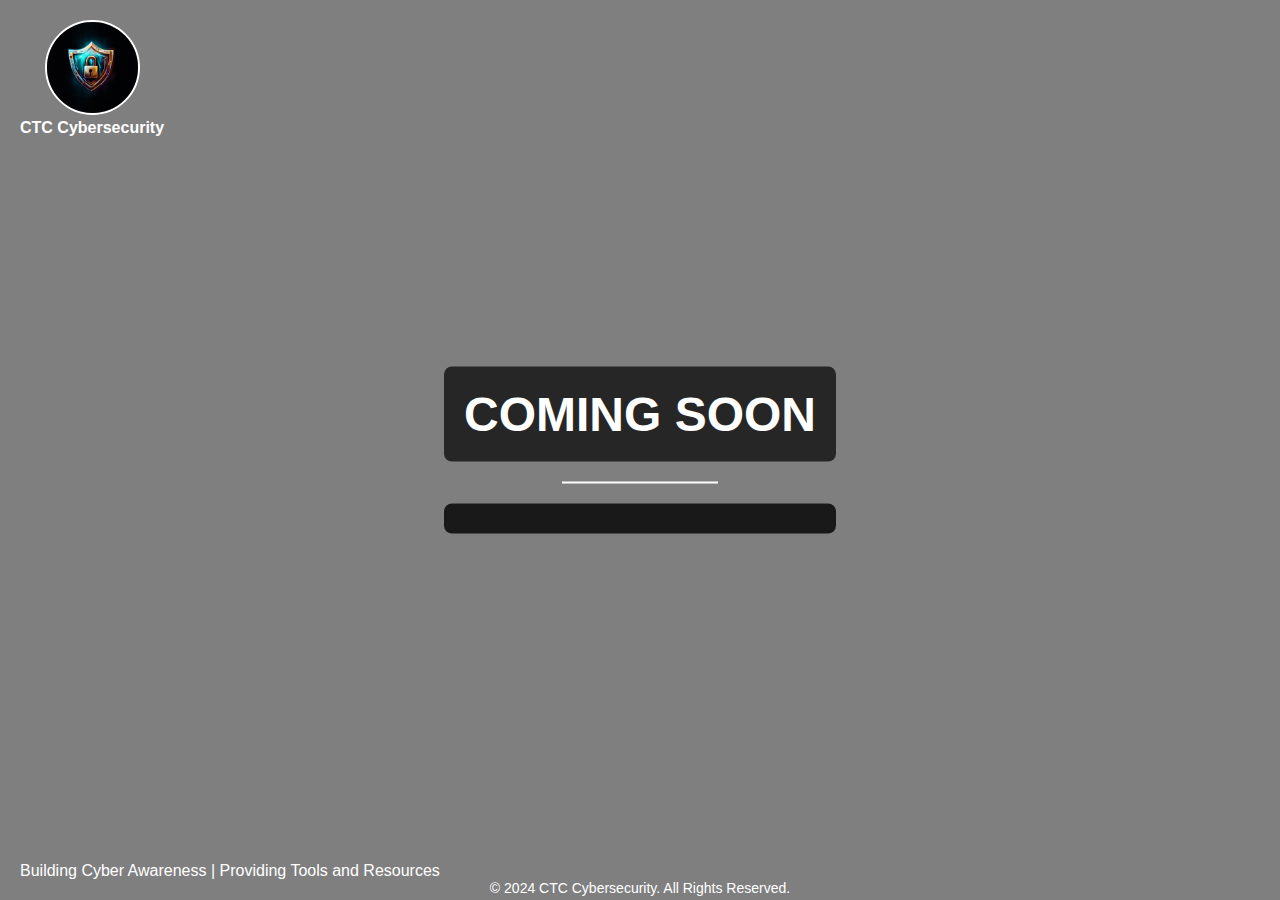
<file: under-construction.html>
<!DOCTYPE html>
<html lang="en">
<head>
    <meta charset="utf-8">
    <meta name="viewport" content="width=device-width, initial-scale=1.0">
    <title>CTC Cybersecurity | Under Construction - Cyber Awareness Tools & Resources</title>
    <meta name="description" content="CTC Cybersecurity is currently building a platform to provide tools and resources for cyber awareness and digital safety. Launching soon!">
    <meta name="keywords" content="CTC Cybersecurity, Cyber Awareness, Digital Safety, Online Security Tools, Cyber Resources, Coming Soon">
    <meta name="robots" content="noindex, nofollow">
    <link rel="canonical" href="https://ctccybersecurity.com/under-construction.html">
    <link rel="stylesheet" href="css/countdown.css">
</head>
<body>
    <div class="bgimg">
        <div class="topleft">
            <img src="images/ctclogo69.png" alt="CTC Cybersecurity Logo">
            <p><strong>CTC Cybersecurity</strong></p>
        </div>
        <div class="content-wrapper">
            <h1>COMING SOON</h1>
            <hr>
            <div id="demo" class="countdown"></div>
        </div>
        <div class="bottomleft">
            <p>Building Cyber Awareness | Providing Tools and Resources</p>
        </div>
    </div>
    <div class="footer">
        <p>&copy; 2024 CTC Cybersecurity. All Rights Reserved.</p>
    </div>
    <script src="js/countdown.js"></script>
    <script type="application/ld+json">
        {
            "@context": "https://schema.org",
            "@type": "WebPage",
            "name": "CTC Cybersecurity - Under Construction",
            "description": "CTC Cybersecurity is preparing a platform to offer tools and resources for cyber awareness and online safety.",
            "url": "https://ctccybersecurity.com/under-construction.html"
        }
    </script>
</body>
</html>
</file>
<file: css/style.css>
﻿/* CSS DIRECTORY FOR ORGANIZATION AND QUICK FORMATTING 
|=========================================================|
|=========================================================|
|Section 1: General layout and reusable css              =|
|    a. Webpage body                                     =|
|    b. Flex container & box                             =|
|    c. Resource container & box                         =|
|    d. Content sections                                 =|
|                                                        =|
|Section 2: Forms and submissions styles                 =|
|    a. Suggestion form                                  =|
|    b. Search form                                      =|
|    c. Newsletter signup                                =|
|                                                        =|
|Section 3: Various buttons                              =|
|    a. Submit button                                    =|
|    b. About button                                     =|
|    c. Carousel button                                  =|
|    d. Learn more button                                =|
|    e. Scroll to top button                             =|
|                                                        =|
|Section 4: Header style and navigation                  =|
|                                                        =|
|Section 5: Footer style                                 =|
|                                                        =|
|Section 6: Information presentation                     =|
|    a. Statistics                                       =|
|    b. Info boxes                                       =|
|    c. Charts                                           =|
|                                                        =|
|Section 7: Webpage specific styles                      =|
|    a. Homepage                                         =|
|    b. Cyber News                                       =|
|    c. Tools and Resources                              =|
|    d. Cyber Hygiene                                    =|
|    e. Contact Page                                     =|
|                                                        =|
|Section 8: Mobile adjustments                           =|
|                                                        =|
|Section 9: Miscellaneous                                =|
|    Specific adjustments                                =|
|    Scrollbar                                           =|
|                                                        =|
|=========================================================|
|=========================================================|

/*
=======================================================|
Section 1: General layout and reusable css
=======================================================|
*/

body {
    margin: 0;
    padding: 0;
    font-family: 'Merriweather', serif;
    color: #333;
    background-color: #f4f4f4;
}

.flex-container {
    display: flex;
    justify-content: space-evenly;
    flex-wrap: wrap;
    gap: 10px;
    max-width: 100%;
    margin: 0 auto;
}

.flex-box {
    flex: 1;
    flex-basis: calc(20% - 20px);
    margin: 10px;
    min-width: 250px;
    background-color: rgba(245, 245, 245, 0.9);
    padding: 20px;
    border-radius: 10px;
    box-shadow: 0 4px 8px rgba(0, 0, 0, 0.1);
    transition: transform 0.3s ease;
}

.flex-box:hover {
    transform: translateY(-5px);
}

.flex-box h3 {
    font-size: 24px;
    text-align: center;
    color: #00AEEF;
    margin-bottom: 20px;
    padding-bottom: 10px;
    border-bottom: 2px solid #00AEEF;
}

.flex-box p {
    font-size: 15px;
}

.flex-box ul {
    list-style: disc;
    padding-left: 20px;
}

.flex-box ul li {
    font-size: 16px;
    text-align: left;
    color: #333;
    margin-bottom: 10px;
}

.flex-box a {
    color: #00AEEF;
    text-decoration: none;
    transition: color 0.3s ease;
}

.flex-box a:hover {
    color: #f44336;
}

.resource-container {
    display: flex;
    flex-wrap: wrap;
    margin: 20px;
    gap: 20px;
    justify-content: space-evenly;
}

.resource-box {
    background: linear-gradient(145deg, #e0e0e0, #ffffff);
    border-radius: 10px;
    padding: 20px;
    flex-basis: 45%;
    box-shadow: 0 4px 10px rgba(0, 0, 0, 0.15);
    transition: transform 0.3s ease, box-shadow 0.3s ease;
}

.resource-box:hover {
    transform: translateY(-10px);
    box-shadow: 0 8px 20px rgba(0, 0, 0, 0.2);
}

.resource-box h3 {
    color: #007acc;
    margin-bottom: 10px;
}

.resource-box ul {
    margin: 0;
    padding-left: 20px;
}

.content-section {
    padding: 60px 20px;
    background: linear-gradient(rgba(0, 0, 0, 0.6), rgba(0, 0, 0, 0.6)), url('/images/header.png');
    background-size: cover;
    background-position: center;
    color: #1D2B44;
    margin-bottom: 0;
}

.content-section h2 {
    font-size: 38px;
    color: #ffffff;
    text-align: center;
    margin-bottom: 10px;
    text-transform: uppercase;
}

.content-section h4 {
    font-size: 18px;
    color: #ffffff;
    text-align: center;
    margin: 20px 300px;
}

.content-section p {
    font-size: 16px;
    text-align: center;
    color: #333;
    line-height: 1.6;
    margin-bottom: 20px;
}

/*
=======================================================|
Section 2: Forms and submissions styles
=======================================================|
*/
/*
============================|
S2a: Suggestion form
============================|
*/
.suggestions-form {
    text-align: center;
    width: 80%;
    margin: 30px auto;
    padding: 30px;
    background-color: rgba(199, 199, 199, 0.434);
    border: 2px solid #020202;
    border-radius: 10px;
}

.form-group {
    margin-bottom: 20px;
    text-align: left;
}

.form-group label {
    display: block;
    font-size: 18px;
    color: #1D2B44;
    margin-bottom: 8px;
}

.form-group input,
.form-group textarea {
    width: 100%;
    padding: 5px;
    border-radius: 5px;
    border: 1px solid #000000;
    font-size: 16px;
    background-color: #ffffff;
}

.form-group input:focus,
.form-group textarea:focus {
    border: 1px solid #00AEEF;
    outline: none;
}
/*
============================|
S2b: Search form
============================|
*/
.search {
    display: flex;
    flex-direction: column;
    justify-content: center;
    align-items: center;
    padding: 20px;
    background-color: #f9f9f9;
    border-radius: 10px;
}

.search h2 {
    text-align: center;
    font-size: 32px;
    margin-bottom: 20px;
}

.form {
    display: flex;
    flex-direction: column;
    align-items: center;
    text-align: center;
    gap: 15px;
}

.search form input[type="text"] {
    padding: 10px;
    font-size: 16px;
    width: 400px;
    max-width: 90%;
    border-radius: 5px;
    border: 1px solid #ccc;
}

.searchbtn {
    padding: 10px 20px;
    background-color: #f44336;
    color: white;
    border: none;
    border-radius: 5px;
    font-size: 18px;
    cursor: pointer;
    transition: background-color 0.3s ease;
    text-align: center;
}

.searchbtn:hover {
    background-color: #1d2b44;
}
/*
============================|
S2c: Newsletter signup
============================|
*/
.newsletter {
    display: flex;
    flex-direction: column;
    background-color: #f44336;
    color: white;
    text-align: center;
    padding: 50px 20px;
}

.newsletter h2 {
    font-size: 36px;
    margin-bottom: 20px;
}

.newsletter p {
    font-size: 18px;
    margin-bottom: 30px;
}

.newsletter-form {
    display: block;
    align-items: center;
}

.newsletter-input[type="email"] {
    padding: 10px;
    font-size: 16px;
    border: none;
    border-radius: 5px;
    margin-right: 10px;
    width: 300px;
    max-width: 90%;
    text-align: center;
}

.newsletter-btn {
    display: inline-block;
    text-align: center;
    padding: 10px 30px;
    background-color: white;
    color: #f44336;
    border: none;
    border-radius: 5px;
    font-size: 16px;
    cursor: pointer;
    transition: background-color 0.3s ease;
}

.newsletter-btn:hover {
    background-color: #1d2b44;
    color: white;
}

.g-recaptcha-container {
    display: none;
    justify-content: center;
    align-items: center;
    margin-top: 20px;
    transition: opacity 0.3s ease;
}

.g-recaptcha-container.active {
    display: flex;
    opacity: 1;
}

/*
=======================================================|
Section 3: Various buttons to be used in webpages
=======================================================|
*/
/*
============================|
S3a: Submit button
============================|
*/
.submit-btn {
    margin-top: 20px;
    padding: 12px 24px;
    background-color: #1d2b44;
    color: #ffffff;
    border: none;
    border-radius: 5px;
    cursor: pointer;
    font-size: 16px;
    transition: background-color 0.3s ease-in-out, transform 0.3s ease-in-out;
}

.submit-btn:hover {
    background-color: #f44336;
    transform: scale(1.05);
}
/*
============================|
S3b: About button
============================|
*/
.about-btn {
    display: inline-block;
    text-decoration: none;
    color: #ffffff;
    border: 1px solid #ffffff;
    padding: 12px 34px;
    font-size: 15px;
    background: transparent;
    cursor: pointer;
    transition: 0.6s ease-in-out;
}

.about-btn:hover {
    border-color: #000;
    background: #f44336;
    transform: scale(1.05);
}
/*
============================|
S3c: Carousel button
============================|
*/
.carousel-btn {
    background-color: rgba(0, 0, 0, 0.5);
    border: none;
    color: white;
    padding: 10px;
    border-radius: 50%;
    cursor: pointer;
    transition: background-color 0.3s ease;
}

.carousel-btn:hover {
    background-color: #00AEEF;
}
/*
============================|
S3d: Learn more button
============================|
*/
.learnmore-btn {
    padding: 12px 24px;
    border: 2px solid #ffffff;
    color: #ffffff;
    text-decoration: none;
    transition: 0.3s;
}

.learnmore-btn:hover {
    background-color: #f44336;
    border-color: #f44336;
}
/*
============================|
S3e: Scroll-to-top button
============================|
*/
.scroll-to-top {
    position: fixed;
    bottom: 20px;
    left: 20px;
    background: #1d2b44;
    color: white;
    padding: 10px 15px;
    border-radius: 50%;
    font-size: 18px;
    cursor: pointer;
    z-index: 10001;
    transition: transform 0.3s;
}

.scroll-to-top:hover {
    transform: translateY(-8px);
}

.dropbtn {
    display: block;
    width: 60%;
    padding: 12px 24px;
    border: 2px solid #ffffff;
    color: #1D2B44;
    cursor: pointer;
    text-align: left;
    margin-bottom: 5px;
    text-decoration: none;
    transition: 0.3s
}

.dropbtn:hover {
    background-color: #f44336;
    border-color: #f44336;
}
/*
=======================================================|
Section 4: Header style and navigation
=======================================================|
*/
.header {
    min-height: 100vh;
    width: 100%;
    background: linear-gradient(rgba(0, 0, 0, 0.6), rgba(0, 0, 0, 0.6)), url('/images/header.png');
    background-position: center;
    background-size: cover;
    position: relative;
}

nav {
    display: flex;
    padding: 2% 6%;
    justify-content: space-between;
    align-items: center;
    z-index: 1000;
}

nav img {
    max-height: 95px;
    width: 95px;
    border-radius: 50%;
    object-fit: cover;
    border: 2px solid #ffffff;
}

.nav-links {
    flex: 1;
    text-align: right;
}

.nav-links ul {
    list-style: none;
    padding: 0;
    margin: 0;
}

.nav-links ul li {
    display: inline-block;
    padding: 8px 12px;
    position: relative;
}

.nav-links ul li a {
    color: #ffffff;
    text-decoration: none;
    font-size: 18px;
}

.nav-links ul li::after {
    content: '';
    width: 0%;
    height: 2px;
    background: #f44336;
    display: block;
    margin: auto;
    transition: 0.5s;
}

.nav-links ul li:hover::after {
    width: 100%;
}

.headline {
    width: 90%;
    color: #ffffff;
    position: absolute;
    top: 50%;
    left: 50%;
    transform: translate(-50%, -50%);
    text-align: center;
}

.headline h2 {
    font-size: 52px;
}

.headline h3 {
    font-size: 36px;
}

.headline p {
    margin: 10px 0 20px;
    font-size: 20px;
    color: #ffffff;
}

/*
=======================================================|
Section 5: Footer styling
=======================================================|
*/
footer {
    background-color: #1D2B44;
    padding: 30px 0;
    color: #ffffff;
}

footer a {
    color: #00AEEF;
}

.footercontainer {
    display: flex;
    justify-content: space-evenly;
    padding: 0 15px;
    align-items: flex-start;
}

.footerlogo img {
    max-height: 70px;
    width: 70px;
    border-radius: 50%;
    object-fit: cover;
    border: 2px solid #ffffff;
    margin-top: 30px;
}

.footerlogo h4 {
    margin-top: 10px;
    font-size: 18px;
}

.footerlogo p {
    margin-top: 5px;
    font-size: 14px;
    color: #ffffff;
}

footer h4 {
    font-size: 20px;
    margin-bottom: 15px;
}

footer ul {
    margin: 0;
    padding: 0;
    list-style: none;
}

footer ul li {
    margin-bottom: 10px;
}

footer ul li a {
    color: #ffffff;
    text-decoration: none;
    transition: color 0.3s ease;
}

footer ul li a:hover {
    color: #f44336;
    text-decoration: underline;
}

.footersocialmedia a {
    margin-right: 15px;
    color: #ffffff;
    display: inline-block;
}

.footersocialmedia a:hover {
    color: #f44336;
}

.footerbanner {
    width: 80%;
    margin: auto;
    text-align: center;
    padding-top: 10px;
}

.footerbanner p {
    text-align: center;
    color: #ffffff;
}

/*
=======================================================|
Section 6: Information presentation
=======================================================|
*/
/*
=============================|
S6a: Statistics style
=============================|
*/
.cyber-stats-section {
    display: flex;
    justify-content: space-evenly;
    flex-wrap: wrap;
    padding: 60px 10px;
    background: linear-gradient(rgba(0, 0, 0, 0.8), rgba(0, 0, 0, 0.8));
    background-size: cover;
    background-position: center;
    color: #ffffff;
}

.cyber-stats-container,
.cyber-workforce-container {
    width: 42%;
    background: rgba(255, 255, 255, 0.1);
    padding: 20px;
    border-radius: 15px;
    box-shadow: 0 4px 15px rgba(0, 0, 0, 0.4);
    transition: transform 0.3s ease-in-out;
}

.cyber-stats-container:hover,
.cyber-workforce-container:hover {
    transform: translateY(-10px);
    box-shadow: 0 8px 20px rgba(0, 0, 0, 0.5);
}

.cyber-stats-container h2,
.cyber-workforce-container h2 {
    font-size: 22px;
    margin-bottom: 20px;
    color: #00AEEF;
    border-bottom: 2px solid #f44336;
    padding-bottom: 10px;
    text-shadow: 2px 2px 4px rgba(0, 0, 0, 0.4);
}

.stat,
.workforce-stat {
    background: rgba(255, 255, 255, 0.15);
    padding: 20px;
    margin-bottom: 20px;
    border-radius: 10px;
    box-shadow: 0 2px 10px rgba(0, 0, 0, 0.2);
    transition: transform 0.3s ease-in-out;
}

.stat:hover,
.workforce-stat:hover {
    transform: translateY(-5px);
    box-shadow: 0 4px 15px rgba(0, 0, 0, 0.3);
}

.stat h3,
.workforce-stat h3 {
    font-size: 22px;
    color: #f44336;
    display: flex;
    align-items: center;
    margin-bottom: 15px;
}

.stat h3 i,
.workforce-stat h3 i {
    margin-right: 10px;
    color: #00AEEF;
}

.stat p,
.workforce-stat p {
    font-size: 20px;
    line-height: 1.8;
    color: #e0e0e0;
}

.stat p,
.workforce-stat p {
    font-size: 20px;
    color: #aaaaaa;
}

.cyber-stats-chart {
    text-align: center;
}
/*
============================|
S6b: Info box style
============================|
*/
.info-box {
    width: 100%;
    background-image: url('https://cdn.pixabay.com/photo/2022/01/10/15/05/circles-6928543_1280.jpg');
    background-size: cover;
    background-position: center;
    margin: 0;
    padding: 80px 0;
    text-align: center;
    position: relative;
    color: white;
    box-shadow: 0 10px 20px rgba(0, 0, 0, 0.4);
}

.info-box::before {
    content: '';
    position: absolute;
    top: 0;
    left: 0;
    right: 0;
    bottom: 0;
    background: rgba(0, 0, 0, 0.6);
    z-index: -1;
}

.info-box-container {
    background-color: rgba(255, 255, 255, 0.1);
    padding: 40px;
    border-radius: 15px;
    box-shadow: 0 10px 20px rgba(0, 0, 0, 0.4);
    backdrop-filter: blur(8px);
    text-align: center;
}

.info-box-container h2 {
    font-size: 36px;
    font-weight: 700;
    color: #ffffff;
    margin-bottom: 20px;
}

.info-box-container p {
    font-size: 18px;
    color: #ffffff;
    line-height: 1.6;
    margin-bottom: 20px;
}

.info-box-container ul {
    list-style: none;
    padding-left: 0;
}

.info-box-container ul li {
    position: relative;
    padding-left: 30px;
    margin-bottom: 10px;
    font-size: 18px;
    line-height: 1.6;
    color: #ffffff;
}

.info-box-container ul li::before {
    content: '\2022';
    position: absolute;
    left: 0;
    top: 0;
    color: #f44336;
    font-size: 24px;
}
/*
=============================|
S6c: Chart/infographic styles
=============================|
*/
.cybercharts {
    display: flex;
    flex-basis: 30%;
    background: #1d2b44;
    padding: 20px 12px;
    justify-content: space-evenly;
    transition: 0.5s;
}

.chart-container {
    flex-basis: 31%;
    background: #ffffff;
    border-radius: 10px;
    margin-bottom: 20px;
    padding: 20px 12px;
    box-shadow: 0 0 10px rgba(0, 0, 0, 0.456);
    transition: 0.5s;
}

.chart-container h3 {
    color: black;
}

canvas {
    max-width: 100%;
    height: auto;
}

/*
=======================================================|
Section 7: Webpage specific styling
=======================================================|
*/
/*
============================|
S7a: Homepage
============================|
*/
.audience {
    padding: 50px;
    background-image: url('https://cdn.pixabay.com/photo/2023/06/01/17/25/hacker-8033977_1280.jpg');
    background-size: cover;
    background-position: center;
    margin: 0px;
    color: white;
    text-align: center;
    position: relative;
}

.audience::before {
    content: '';
    position: absolute;
    top: 0;
    left: 0;
    right: 0;
    bottom: 0;
    background: rgba(0, 0, 0, 0.5);
    z-index: -1;
}

.audience h2 {
    margin-bottom: 40px;
    font-size: 36px;
}

.audience-contents,
.audience-columns {
    display: flex;
    flex-wrap: wrap;
    gap: 20px;
    width: 100%;
}

.audience-box {
    background-color: rgba(255, 255, 255, 0.2);
    padding: 30px;
    border-radius: 10px;
    text-align: left;
    backdrop-filter: blur(10px);
    box-shadow: 0 4px 8px rgba(0, 0, 0, 0.3);
    transition: transform 0.3s ease-in-out;
    flex: 1;
}

.audience-box:hover {
    transform: translateY(-10px);
    box-shadow: 0 10px 20px rgba(0, 0, 0, 0.4);
}

.audience-box h3 {
    font-size: 22px;
    color: #ffffff;
    margin-bottom: 15px;
}

.audience-box p {
    color: #ffffff;
    line-height: 1.6;
}

.audience-box i {
    font-size: 25px;
    color: #3498db;
    margin-bottom: 15px;
}

.featuredcontent {
    padding: 40px 20px;
    background: #f4f4f4;
    text-align: center;
    margin: 20px;
}

.featuredcontent h2 {
    font-size: 36px;
    color: #1d2b44;
}

.featuredcontent p {
    font-size: 20px;
    padding-bottom: 15px;
    color: #1d2b44;
}

.features-container {
    display: flex;
    justify-content: space-between;
    gap: 20px;
    flex-wrap: wrap;
}

.features-box {
    background-color: #1d2b44;
    padding: 30px;
    color: #ffffff;
    border-radius: 10px;
    text-align: center;
    flex: 1;
    transition: 0.3s;
    box-shadow: 0 4px 8px rgba(0, 0, 0, 0.3);
}

.features-box:hover {
    transform: translateY(-10px);
    box-shadow: 0 10px 20px rgba(0, 0, 0, 0.4);
}

.features-box h3 {
    margin-bottom: 15px;
    font-size: 24px;
    color: #ffffff;
}

.features-box p {
    font-size: 16px;
    margin-bottom: 20px;
    color: white;
}
/*
============================|
S7b: Cyber News Page
============================|
*/
.rss-feeds {
    padding: 60px;
    background-image: url('https://cdn.pixabay.com/photo/2023/09/28/06/55/digital-8280778_1280.jpg');
    background-size: cover;
    background-position: center;
    display: flex;
    flex-direction: column;
    align-items: center;
    color: #ffffff;
}

.rss-carousel {
    width: 100%;
    max-width: 1200px;
    position: relative;
    background-color: rgba(0, 0, 0, 0.75);
    border-radius: 15px;
    padding: 20px;
    box-shadow: 0 10px 20px rgba(0, 0, 0, 0.5);
    overflow: hidden;
    margin-bottom: 40px;
}

.carousel-container {
    display: flex;
    gap: 20px;
    width: 100%;
    overflow-x: auto;
    scroll-behavior: smooth;
    padding: 10px;
    white-space: nowrap;
}

.carousel-container::-webkit-scrollbar {
    display: none;
}

.rss-item {
    display: inline-block;
    width: 280px;
    background-color: #ffffff;
    padding: 15px;
    border-radius: 10px;
    box-shadow: 0 4px 8px rgba(0, 0, 0, 0.1);
    color: #333;
    transition: transform 0.3s ease;
    text-align: left;
    margin-right: 20px;
}

.rss-item img {
    width: 100%;
    height: auto;
    border-radius: 8px;
    margin-bottom: 15px;
}

.rss-item h4 {
    font-size: 18px;
    margin-bottom: 10px;
    color: #1D2B44;
    white-space: nowrap;
    overflow: hidden;
    text-overflow: ellipsis;
}

.rss-item p {
    font-size: 14px;
    margin-bottom: 10px;
    color: #555;
    max-height: 60px;
    overflow: hidden;
    text-overflow: ellipsis;
}

.rss-item a {
    color: #00AEEF;
    font-weight: 700;
    text-decoration: none;
}

.rss-item a:hover {
    color: #f44336;
}

.carousel-controls {
    display: flex;
    justify-content: center;
    gap: 10px;
    margin-top: 10px;
}
/*
============================|
S7c: Tools/Resources Page
============================|
*/
.pen-testing-tools-wrapper {
    display: flex;
    justify-content: space-evenly;
}

.pen-tools-column {
    flex-basis: 48%;
}

.pen-tool {
    background-color: #1d2b44;
    margin-bottom: 15px;
    padding: 20px;
    border-radius: 10px;
    color: #ffffff;
    cursor: pointer;
    transition: background-color 0.3s ease, box-shadow 0.3s ease;
}

.pen-tool h3 {
    font-size: 20px;
    color: #00AEEF;
    margin-bottom: 10px;
}

.pen-tool:hover {
    background-color: #28456b;
    box-shadow: 0 4px 8px rgba(0, 0, 0, 0.2);
}

.pen-tool-content {
    display: none;
    background-color: #f5f5f5;
    padding: 15px;
    border-radius: 8px;
    color: #333;
    font-size: 20px;
    margin-top: 10px;
}

.pen-tool-content.active {
    display: block;
}

.cyber-architecture {
    padding: 50px 20px;
    background-size: cover;
    background-position: center;
    color: #ffffff;
    text-align: center;
    border-radius: 10px;
    box-shadow: 0 4px 8px rgba(0, 0, 0, 0.2);
}

.cyber-architecture h2 {
    font-size: 36px;
    color: #00AEEF;
    margin-bottom: 30px;
}

.cyber-architecture p {
    font-size: 18px;
    color: #000;
    line-height: 1.6;
    margin: 30px 300px;
}

.cyber-architecture table {
    width: 100%;
    border-collapse: collapse;
    margin-bottom: 30px;
    background-color: rgba(29, 43, 68, 0.8);
    border-radius: 10px;
    box-shadow: 0 4px 8px rgba(0, 0, 0, 0.2);
    overflow: hidden;
}

.cyber-architecture table th,
.cyber-architecture table td {
    border: 1px solid #444f66;
    padding: 20px 15px;
    text-align: left;
    font-size: 16px;
    color: #ffffff;
}

.cyber-architecture a {
    color: #ffffff;
    text-decoration: none;
    transition: color 0.3s ease;
}

.cyber-architecture table th {
    background-color: #00AEEF;
    text-transform: uppercase;
    font-weight: 400;
}

.cyber-architecture table td {
    background-color: rgba(255, 255, 255, 0.1);
}

.cyber-architecture table tr:nth-child(even) td {
    background-color: rgba(255, 255, 255, 0.08);
}

.cyber-architecture table tr:hover td {
    background-color: rgba(255, 255, 255, 0.2);
}
/*
============================|
S7d: Cyber Hygiene Page
============================|
*/
.cyber-hygiene-tools {
    text-align: center;
}

.cyber-hygiene-tools-container {
    display: flex;
    flex-direction: column;
    justify-content: space-evenly;
    width: 90%;
    margin: 10px auto;
    padding: 20px;
    background-color: white;
    border-radius: 12px;
    box-shadow: 0 8px 20px rgba(0, 0, 0, 0.1);
}

.cyber-hygiene-tools-container h2 {
    text-align: center;
    font-size: 22px;
    color: #007acc;
    margin-bottom: 15px;
}

.cyber-hygiene-tools-container p {
    text-align: center;
    font-size: 20px;
    color: #555;
    margin-bottom: 25px;
    line-height: 1.6;
}

.take-quiz-btn {
    display: inline-block;
    padding: 12px 25px;
    margin: 15px;
    background: #007acc;
    color: white;
    border: none;
    border-radius: 5px;
    font-size: 20px;
    cursor: pointer;
    transition: all 0.3s ease;
}

.take-quiz-btn:hover {
    background: #005f99;
}

.result-section {
    margin-top: 25px;
    width: auto;
}

.result-section h2 {
    color: #007acc;
    font-size: 22px;
    margin-bottom: 10px;
}

.result-section ul {
    list-style: none;
    padding: 0;
}

.result-section li {
    padding: 10px 15px;
    background: #f4f4f4;
    margin: 8px 0;
    border-left: 5px solid #007acc;
    border-right: 5px solid #007acc;
    border-radius: 5px;
    position: relative;
}

.password-strength-checker,
.password-generator {
    width: 95%;
    padding: 20px;
    border-radius: 8px;
    box-shadow: 0 4px 10px rgba(0, 0, 0, 0.1);
    background-color: #f9f9f9;
    text-align: center;
    margin-bottom: 10px;
}

.password-strength-checker h2,
.password-generator h2 {
    font-size: 20px;
    color: #007acc;
    margin-bottom: 5px;
}

.password-tools-lbl {
    display: inline-flex;
    align-items: center;
    font-size: 18px;
    margin-bottom: 5px;
    color: #555;
}

.password-input {
    width: 100%;
    padding: 10px;
    margin: 10px 0;
    font-size: 18px;
    border: 1px solid #ccc;
    border-radius: 5px;
}

.password-generator-btn {
    background-color: #007acc;
    color: white;
    padding: 10px 20px;
    border: none;
    border-radius: 5px;
    font-size: 18px;
    cursor: pointer;
}

.password-generator-btn:hover {
    background-color: #005f99;
}

#password-strength-form,
#password-generator-form {
    display: inline-block;
    text-align: center;
    width: 90%;
}

.generated-password-box {
    display: block;
    text-align: center;
    background: #f9f9f9;
    overflow-wrap: break-word;
    margin-top: 5px;
    padding: 5px 0;
}

#password-strength-text,
#password-crack-time,
#generated-password {
    font-size: 18px;
    margin-top: 10px;
    color: #555;
}

#password-strength-text {
    font-weight: bold;
}

/*
=======================================================|
Section 8: Mobile device ajustments full
=======================================================|
*/
@media (max-width: 900px) {
    .flex-container {
        display: flex;
        flex-direction: column;
        justify-content: center;
        gap: 15px;
        max-width: 100%;
        margin: 0 auto;
    }

    .flex-box {
        flex: 1;
        flex-basis: 100%;
        margin: 10px;
        min-width: 250px;
        background-color: rgba(245, 245, 245, 0.9);
        padding: 20px;
        border-radius: 10px;
        box-shadow: 0 4px 8px rgba(0, 0, 0, 0.1);
        transition: transform 0.3s ease;
    }

    .flex-box:hover {
        transform: translateY(-5px);
    }

    .flex-box h3 {
        font-size: 20px;
        text-align: center;
        color: #00AEEF;
        margin-bottom: 15px;
        padding-bottom: 10px;
        border-bottom: 2px solid #00AEEF;
    }

    .flex-box p {
        font-size: 14px;
    }

    .flex-box ul {
        list-style: disc;
        padding-left: 20px;
    }

    .flex-box ul li {
        font-size: 14px;
        text-align: left;
        color: #333;
        margin-bottom: 8px;
    }

    .flex-box a {
        color: #00AEEF;
        text-decoration: none;
        transition: color 0.3s ease;
    }

    .flex-box a:hover {
        color: #f44336;
    }

    .resource-container {
        display: flex;
        flex-direction: column;
        gap: 15px;
        margin: 20px;
    }

    .resource-box {
        background: linear-gradient(145deg, #e0e0e0, #ffffff);
        border-radius: 10px;
        padding: 15px;
        flex-basis: 100%;
        box-shadow: 0 4px 10px rgba(0, 0, 0, 0.15);
        transition: transform 0.3s ease, box-shadow 0.3s ease;
    }

    .resource-box:hover {
        transform: translateY(-10px);
        box-shadow: 0 8px 20px rgba(0, 0, 0, 0.2);
    }

    .resource-box h3 {
        color: #007acc;
        margin-bottom: 10px;
        font-size: 18px;
    }

    .resource-box ul {
        margin: 0;
        padding-left: 20px;
    }

    .content-section {
        padding: 40px 20px;
        background: linear-gradient(rgba(0, 0, 0, 0.6), rgba(0, 0, 0, 0.6)), url('/images/header.png');
        background-size: cover;
        background-position: center;
        color: #1D2B44;
        margin-bottom: 0;
    }

    .content-section h2 {
        font-size: 28px;
        color: #ffffff;
        text-align: center;
        margin-bottom: 10px;
        text-transform: uppercase;
    }

    .content-section h4 {
        font-size: 16px;
        color: #ffffff;
        text-align: center;
        margin: 20px 30px;
    }

    .content-section p {
        font-size: 14px;
        text-align: center;
        color: #333;
        line-height: 1.6;
        margin-bottom: 20px;
    }

    .suggestions-form {
        width: 90%;
        margin: 20px auto;
        padding: 20px;
        background-color: rgba(199, 199, 199, 0.434);
        border: 2px solid #020202;
        border-radius: 10px;
        text-align: center;
    }

    .form-group {
        margin-bottom: 15px;
        text-align: left;
    }

    .form-group label {
        font-size: 16px;
        color: #1D2B44;
        margin-bottom: 6px;
    }

    .form-group input,
    .form-group textarea {
        width: 100%;
        padding: 10px;
        border-radius: 5px;
        border: 1px solid #000000;
        font-size: 14px;
        background-color: #ffffff;
    }

    .form-group input:focus,
    .form-group textarea:focus {
        border: 1px solid #00AEEF;
        outline: none;
    }

    .search {
        padding: 20px;
        background-color: #f9f9f9;
        border-radius: 10px;
        text-align: center;
    }

    .search h2 {
        font-size: 28px;
        margin-bottom: 15px;
    }

    .form {
        display: flex;
        flex-direction: column;
        align-items: center;
        text-align: center;
        gap: 12px;
    }

    .search form input[type="text"] {
        padding: 12px;
        font-size: 14px;
        width: 90%;
        max-width: 400px;
        border-radius: 5px;
        border: 1px solid #ccc;
    }

    .searchbtn {
        padding: 10px 20px;
        margin: 10px;
        background-color: #f44336;
        color: white;
        border: none;
        border-radius: 5px;
        font-size: 16px;
        cursor: pointer;
        transition: background-color 0.3s ease;
        text-align: center;
    }

    .searchbtn:hover {
        background-color: #1d2b44;
    }

    .newsletter {
        display: flex;
        flex-direction: column;
        background-color: #f44336;
        color: white;
        text-align: center;
        padding: 30px 20px;
    }

    .newsletter h2 {
        font-size: 28px;
        margin-bottom: 15px;
    }

    .newsletter p {
        font-size: 16px;
        margin-bottom: 20px;
    }

    .newsletter-form {
        display: block;
        align-items: center;
    }

    .newsletter-input[type="email"] {
        padding: 10px;
        font-size: 14px;
        border: none;
        border-radius: 5px;
        margin-right: 10px;
        width: 100%;
        max-width: 300px;
        text-align: center;
    }

    .newsletter-btn {
        display: inline-block;
        text-align: center;
        padding: 10px 30px;
        margin: 10px;
        background-color: white;
        color: #f44336;
        border: none;
        border-radius: 5px;
        font-size: 16px;
        cursor: pointer;
        transition: background-color 0.3s ease;
    }

    .newsletter-btn:hover {
        background-color: #1d2b44;
        color: white;
    }

    .submit-btn {
        margin-top: 20px;
        padding: 10px 20px;
        background-color: #1d2b44;
        color: #ffffff;
        border: none;
        border-radius: 5px;
        cursor: pointer;
        font-size: 14px;
        transition: background-color 0.3s ease-in-out, transform 0.3s ease-in-out;
    }

    .submit-btn:hover {
        background-color: #f44336;
        transform: scale(1.05);
    }

    .about-btn {
        display: inline-block;
        text-decoration: none;
        color: #ffffff;
        border: 1px solid #ffffff;
        padding: 10px 20px;
        font-size: 14px;
        background: transparent;
        cursor: pointer;
        transition: 0.6s ease-in-out;
    }

    .about-btn:hover {
        border-color: #000;
        background: #f44336;
        transform: scale(1.05);
    }

    .carousel-btn {
        background-color: rgba(0, 0, 0, 0.5);
        border: none;
        color: white;
        padding: 8px;
        border-radius: 50%;
        cursor: pointer;
        transition: background-color 0.3s ease;
    }

    .carousel-btn:hover {
        background-color: #00AEEF;
    }

    .learnmore-btn {
        padding: 10px 20px;
        border: 2px solid #ffffff;
        color: #ffffff;
        text-decoration: none;
        font-size: 14px;
        transition: 0.3s;
    }

    .learnmore-btn:hover {
        background-color: #f44336;
        border-color: #f44336;
    }

    .scroll-to-top {
        position: fixed;
        bottom: 15px;
        left: 15px;
        background: #1d2b44;
        color: white;
        padding: 10px 15px;
        border-radius: 50%;
        font-size: 16px;
        cursor: pointer;
        z-index: 10001;
        transition: transform 0.3s;
    }

    .scroll-to-top:hover {
        transform: translateY(-8px);
    }

    .dropbtn {
        display: block;
        width: 80%;
        padding: 10px 20px;
        border: 2px solid #ffffff;
        color: #1D2B44;
        cursor: pointer;
        text-align: left;
        margin-bottom: 10px;
        text-decoration: none;
        transition: 0.3s;
    }

    .dropbtn:hover {
        background-color: #f44336;
        border-color: #f44336;
    }

    .cyber-stats-section {
        display: flex;
        flex-direction: column;
        align-items: center;
        padding: 40px 10px;
        background: linear-gradient(rgba(0, 0, 0, 0.8), rgba(0, 0, 0, 0.8));
        background-size: cover;
        background-position: center;
        color: #ffffff;
    }

    .cyber-stats-container,
    .cyber-workforce-container {
        width: 90%;
        margin-bottom: 20px;
        background: rgba(255, 255, 255, 0.1);
        padding: 15px;
        border-radius: 15px;
        box-shadow: 0 4px 15px rgba(0, 0, 0, 0.4);
        transition: transform 0.3s ease-in-out;
    }

    .cyber-stats-container:hover,
    .cyber-workforce-container:hover {
        transform: translateY(-10px);
        box-shadow: 0 8px 20px rgba(0, 0, 0, 0.5);
    }

    .cyber-stats-container h2,
    .cyber-workforce-container h2 {
        font-size: 20px;
        margin-bottom: 15px;
        color: #00AEEF;
        border-bottom: 2px solid #f44336;
        padding-bottom: 8px;
        text-shadow: 2px 2px 4px rgba(0, 0, 0, 0.4);
    }

    .stat,
    .workforce-stat {
        background: rgba(255, 255, 255, 0.15);
        padding: 15px;
        margin-bottom: 15px;
        border-radius: 10px;
        box-shadow: 0 2px 10px rgba(0, 0, 0, 0.2);
        transition: transform 0.3s ease-in-out;
    }

    .stat:hover,
    .workforce-stat:hover {
        transform: translateY(-5px);
        box-shadow: 0 4px 15px rgba(0, 0, 0, 0.3);
    }

    .stat h3,
    .workforce-stat h3 {
        font-size: 18px;
        color: #f44336;
        display: flex;
        align-items: center;
        margin-bottom: 10px;
    }

    .stat h3 i,
    .workforce-stat h3 i {
        margin-right: 8px;
        color: #00AEEF;
    }

    .stat p,
    .workforce-stat p {
        font-size: 16px;
        line-height: 1.6;
        color: #e0e0e0;
    }

    .cyber-stats-chart {
        align-content: center;
    }

    .cyber-stats-chart h2,
    .chart-container h3 {
        text-align: center;
    }

    .cyber-stats-chart p {
        text-align: center;
    }

    .info-box {
        padding: 60px 20px;
        background-image: url('https://cdn.pixabay.com/photo/2022/01/10/15/05/circles-6928543_1280.jpg');
        background-size: cover;
        background-position: center;
        margin: 0;
        text-align: center;
        color: white;
        box-shadow: 0 10px 20px rgba(0, 0, 0, 0.4);
        width: auto;
    }

    .info-box::before {
        background: rgba(0, 0, 0, 0.6);
    }

    .info-box-container {
        padding: 30px 15px;
        border-radius: 15px;
        box-shadow: 0 10px 20px rgba(0, 0, 0, 0.4);
        backdrop-filter: blur(8px);
        text-align: center;
    }

    .info-box-container h2 {
        font-size: 26px;
        font-weight: 700;
        color: #ffffff;
        margin-bottom: 15px;
    }

    .info-box-container p {
        font-size: 16px;
        color: #ffffff;
        line-height: 1.6;
        margin-bottom: 15px;
    }

    .info-box-container ul {
        list-style: none;
        padding-left: 0;
    }

    .info-box-container ul li {
        position: relative;
        padding-left: 25px;
        margin-bottom: 10px;
        font-size: 16px;
        line-height: 1.6;
        color: #ffffff;
    }

    .info-box-container ul li::before {
        content: '\2022';
        position: absolute;
        left: 0;
        top: 0;
        color: #f44336;
        font-size: 20px;
    }

    .cybercharts {
        display: block;
        flex-basis: 100%;
        background: #1d2b44;
        padding: 20px 10px;
        justify-content: center;
        transition: 0.5s;
    }

    .chart-container {
        flex-basis: 100%;
        background: #ffffff;
        border-radius: 10px;
        margin-bottom: 20px;
        padding: 20px 10px;
        box-shadow: 0 0 10px rgba(0, 0, 0, 0.456);
        transition: 0.5s;
    }

    .chart-container h3 {
        color: black;
        font-size: 20px;
        margin-bottom: 15px;
    }

    canvas {
        max-width: 100%;
        height: 250px;
    }

    .audience {
        padding: 30px 15px;
        background-size: cover;
        background-position: center;
        text-align: center;
    }

    .audience h2 {
        font-size: 28px;
        margin-bottom: 20px;
    }

    .audience-contents,
    .audience-columns {
        display: block;
        gap: 20px;
        width: 100%;
    }

    .audience-box {
        background-color: rgba(255, 255, 255, 0.2);
        padding: 20px;
        margin: 15px;
        border-radius: 10px;
        text-align: left;
        backdrop-filter: blur(10px);
        box-shadow: 0 4px 8px rgba(0, 0, 0, 0.3);
        transition: transform 0.3s ease-in-out;
        flex: 1;
    }

    .audience-box h3 {
        font-size: 18px;
        color: #ffffff;
        margin-bottom: 15px;
    }

    .audience-box p {
        font-size: 16px;
        color: #ffffff;
        line-height: 1.6;
    }

    .audience-box i {
        font-size: 22px;
        color: #3498db;
        margin-bottom: 15px;
    }

    .featuredcontent {
        padding: 20px;
        background: #f4f4f4;
        text-align: center;
        margin: 10px;
    }

    .featuredcontent h2 {
        font-size: 28px;
        color: #1d2b44;
        margin-bottom: 15px;
    }

    .featuredcontent p {
        font-size: 16px;
        color: #1d2b44;
        margin-bottom: 20px;
    }

    .features-container {
        display: flex;
        flex-direction: column;
        align-items: center;
        gap: 20px;
        width: 100%;
    }

    .features-box {
        width: 90%;
        padding: 20px;
        background-color: #1d2b44;
        color: #ffffff;
        border-radius: 10px;
        text-align: center;
        box-shadow: 0 4px 8px rgba(0, 0, 0, 0.3);
        transition: 0.3s;
    }

    .features-box:hover {
        transform: translateY(0);
        box-shadow: 0 4px 8px rgba(0, 0, 0, 0.3);
    }

    .features-box h3 {
        margin-bottom: 10px;
        font-size: 20px;
        color: #ffffff;
    }

    .features-box p {
        font-size: 14px;
        color: #ffffff;
        margin-bottom: 15px;
        line-height: 1.6;
    }

    .rss-feeds {
        padding: 20px 10px;
    }

    .rss-carousel {
        padding: 15px;
        text-align: center;
        margin-bottom: 20px;
    }

    .carousel-container {
        flex-direction: row;
        gap: 15px;
        overflow-x: auto;
        white-space: nowrap;
    }

    .rss-content {
        width: 100%;
        max-width: 90%;
        padding: 12px;
        box-shadow: 0 2px 4px rgba(0, 0, 0, 0.15);
        margin: 0 auto;
    }

    .rss-content h4 {
        font-size: 1rem;
        margin-bottom: 8px;
    }

    .rss-content p {
        font-size: 0.875rem;
        max-height: 50px;
        margin-bottom: 8px;
    }

    .carousel-btn {
        font-size: 22px;
        padding: 10px;
        border-radius: 50%;
        background-color: rgba(0, 0, 0, 0.7);
        color: white;
    }

    .carousel-btn:hover {
        background-color: #00AEEF;
    }

    .carousel-controls {
        gap: 8px;
        margin-top: 12px;
    }

    .rss-carousel,
    .rss-content {
        margin-bottom: 15px;
        width: 95%;
    }

    .rss-content img {
        border-radius: 8px;
        margin-bottom: 12px;
    }

    .carousel-container {
        width: 100%;
        display: flex;
        overflow-x: auto;
    }

    .rss-content {
        min-width: 100%;
        flex: 0 0 100%;
    }

    .pen-testing-tools-wrapper {
        display: flex;
        flex-direction: column;
        align-items: center;
        justify-content: center;
        width: 100%;
    }

    .pen-tools-column {
        flex-basis: 100%;
        width: 100%;
        margin-bottom: 0;
        padding: 0 10px;
    }

    .pen-tool {
        width: 100%;
        background-color: #1d2b44;
        margin-bottom: 15px;
        padding: 15px;
        border-radius: 10px;
        color: #ffffff;
        cursor: pointer;
        transition: background-color 0.3s ease, box-shadow 0.3s ease;
        box-sizing: border-box;
    }

    .pen-tool h3 {
        font-size: 18px;
        color: #00AEEF;
        margin-bottom: 8px;
        text-align: center;
    }

    .pen-tool:hover {
        background-color: #28456b;
        box-shadow: 0 4px 8px rgba(0, 0, 0, 0.2);
    }

    .pen-tool-content {
        display: none;
        background-color: #f5f5f5;
        padding: 10px;
        border-radius: 8px;
        color: #333;
        font-size: 18px;
        margin-top: 8px;
    }

    .pen-tool-content.active {
        display: block;
    }

    .cyber-architecture {
        padding: 15px;
        text-align: center;
    }

    .cyber-architecture h2 {
        font-size: 24px;
        margin-bottom: 15px;
    }

    .cyber-architecture p {
        font-size: 14px;
        line-height: 1.6;
        margin: 15px auto;
        max-width: 90%;
        text-align: center;
        word-wrap: break-word;
    }

    .cyber-architecture table {
        width: 100%;
        border-collapse: collapse;
        margin-bottom: 20px;
    }

    .cyber-architecture table thead {
        display: block;
        margin-bottom: 15px;
    }

    .cyber-architecture table thead tr {
        display: flex;
        flex-direction: column;
        border: 1px solid #444f66;
        border-radius: 8px;
        background-color: rgba(255, 255, 255, 0.1);
        padding: 10px;
        text-align: left;
    }

    .cyber-architecture table thead th {
        display: block;
        text-align: left;
        padding: 8px;
        font-size: 14px;
        color: white;
        text-align: center;
        font-weight: bold;
        text-transform: uppercase;
        border-bottom: 1px solid #444f66;
    }

    .cyber-architecture table tr {
        display: block;
        margin-bottom: 15px;
        border: 1px solid #444f66;
        border-radius: 8px;
        background-color: rgba(255, 255, 255, 0.1);
        padding: 10px;
    }

    .cyber-architecture table td {
        display: flex;
        flex-direction: column;
        padding: 8px;
        text-align: left;
        font-size: 14px;
        color: #ffffff;
    }

    .cyber-architecture table td::before {
        content: attr(data-label);
        font-weight: bold;
        color: #00AEEF;
        margin-bottom: 5px;
        text-transform: uppercase;
    }

    .cyber-architecture table tr:nth-child(even) td {
        background-color: rgba(255, 255, 255, 0.08);
    }

    .cyber-architecture table tr:hover td {
        background-color: rgba(255, 255, 255, 0.2);
    }

    .cyber-hygiene-tools {
        padding: 10px;
        text-align: center;
    }

    .cyber-hygiene-tools h1,
    .cyber-hygiene-tools p {
        font-size: 16px;
        padding: 5px;
    }

    .cyber-hygiene-tools-container {
        padding: 15px;
        margin: 5px auto;
        width: 100%;
        box-sizing: border-box;
    }

    .password-strength-checker,
    .password-generator,
    .cyber-hygiene-tools-container h2 {
        font-size: 18px;
        margin-bottom: 5px;
    }

    .cyber-hygiene-tools-container p {
        font-size: 14px;
        margin-bottom: 10px;
    }

    #analysis-section {
        width: 100%;
        display: flex;
        flex-direction: column;
        align-items: center;
        justify-content: center;
        gap: 15px;
        margin-top: 20px;
    }

    .take-quiz-btn,
    .password-generator-btn,
    #analyze-btn,
    #clear-btn {
        display: inline-block;
        padding: 12px 25px;
        margin: 5px;
        background: #007acc;
        color: white;
        border: none;
        border-radius: 5px;
        font-size: 15px;
        cursor: pointer;
        transition: all 0.3s ease;
    }

    .result-section {
        margin-top: 20px;
        padding: 10px;
        border: 1px solid #ddd;
        border-radius: 8px;
        background-color: #f9f9f9;
        width: 100%;
        max-width: 400px;
        box-sizing: border-box;
        overflow-wrap: break-word;
        word-wrap: break-word;
        line-height: 1.4;
    }

    .result-section h2 {
        font-size: 16px;
        margin-bottom: 8px;
    }

    .result-section p {
        font-size: 13px;
        line-height: 1.5;
        margin-bottom: 8px;
    }

    .result-section ul {
        padding-left: 15px;
        font-size: 13px;
        margin-bottom: 8px;
    }

    #map {
        width: 100%;
        height: 250px;
        margin: 10px auto;
    }

    #recommendations ul {
        padding-left: 15px;
        font-size: 13px;
        list-style: none;
        text-align: left;
    }

    #recommendations ul li::before {
        content: "•";
        color: #007acc;
    }

    .header img {
        position: absolute;
        top: 60px;
        left: 25px;
        width: auto;
        height: auto;
        object-fit: cover;
        border-radius: 50%;
        box-shadow: 0px 4px 8px rgba(0, 0, 0, 0.2);
        z-index: 1000;
        opacity: 0.9;
    }

    .header img:hover {
        filter: brightness(1.2);
        transition: filter 0.3s ease;
    }

    .nav-links {
        position: absolute;
        top: 5px;
        right: 5px;
        width: 60%;
        height: auto;
        background-color: rgba(0, 0, 0, 0.95);
        display: flex;
        flex-direction: column;
        justify-content: flex-end;
        padding: 5px;
        align-items: flex-end;
        z-index: 999;
        border: 2px solid #ffffff;
        border-radius: 8px;
        box-sizing: border-box;
    }

    .nav-links ul {
        list-style: none;
        padding: 0;
        margin: 0;
        text-align: right;
    }

    .nav-links ul li {
        display: block;
        margin: 5px 0;
    }

    .nav-links ul li a {
        color: #ffffff;
        text-decoration: none;
        font-size: 12px;
        padding: 5px 10px;
        transition: color 0.3s ease-in-out;
    }

    .nav-links ul li a:hover {
        color: #f44336;
    }

    .headline {
        padding-top: 20px;
    }

    .headline h2 {
        font-size: 28px;
    }

    .headline h3 {
        font-size: 20px;
    }

    .headline p {
        font-size: 14px;
    }

    .footercontainer {
        flex-direction: column;
        align-items: center;
        justify-content: center;
        padding: 20px;
        text-align: center;
    }

    .footerlogo,
    .footercontact,
    .footernav,
    .footersocialmedia {
        display: flex;
        flex-direction: column;
        align-items: center;
        justify-content: center;
        width: 100%;
        margin-bottom: 20px;
    }

    .footernav ul li {
        margin-bottom: 10px;
        display: block;
    }

    .scroll-to-top {
        left: 10px;
    }
}

/*
=======================================================|
Section 9: Misc. add-ons styling
=======================================================|
*/
/*
============================|
Specific Section adjustments
============================|
*/
.current-events,
.trending-topics,
.introduction {
    text-align: center;
    max-width: 100%;
    margin: 0 auto;
}
/*
============================|
Scrollbar
============================|
*/
::-webkit-scrollbar {
    width: 10px;
}

::-webkit-scrollbar-track {
    background-color: #00AEEF;
    box-shadow: inset 0 0 5px grey;
    border-radius: 10px;
}

::-webkit-scrollbar-thumb {
    background-color: #1d2b44;
    border-radius: 10px;
    border: 1px solid black;
}

::-webkit-scrollbar-thumb:hover {
    background: #00AEEF;
}

* {
    scrollbar-width: thin;
    scrollbar-color: #00AEEF #1d2b44;
}
</file>
<file: css/cyberhygienequiz.css>
﻿/*
================================================================================================|
Cyberhygiene quiz tool styling and corrections
================================================================================================|
*/
body {
    font-family: 'Arial', sans-serif;
    margin: 0;
    padding: 0;
    background-color: #f4f4f4;
    color: #333;
}

header {
    text-align: center;
    padding: 40px 20px;
    background-color: #007acc;
    color: white;
}

header h1 {
    font-size: 2.8em;
    margin-bottom: 10px;
}

header p {
    font-size: 1.2em;
    margin-top: 0;
}

.quiz-container {
    max-width: 900px;
    margin: 40px auto;
    background-color: white;
    padding: 30px;
    border-radius: 12px;
    box-shadow: 0 8px 20px rgba(0, 0, 0, 0.1);
}

.quiz-container h2 {
    text-align: center;
    font-size: 2em;
    color: #007acc;
    margin-bottom: 20px;
}

.quiz-question {
    background-color: #f9f9f9;
    border: 1px solid #ddd;
    border-radius: 10px;
    margin-bottom: 20px;
    padding: 20px;
    box-shadow: 0 4px 10px rgba(0, 0, 0, 0.05);
}

.quiz-question h3 {
    font-size: 1.3em;
    color: #007acc;
    margin-bottom: 15px;
}

.quiz-question label {
    display: block;
    font-size: 1em;
    color: #333;
    margin-bottom: 10px;
    cursor: pointer;
}

.quiz-question input[type="radio"] {
    margin-right: 10px;
}

#quiz-submit-btn {
    display: block;
    margin: 20px auto;
    text-align: center;
}

.quiz-btn {
    display: inline-block;
    padding: 12px 25px;
    font-size: 1.2em;
    background-color: #007acc;
    color: white;
    border: none;
    border-radius: 5px;
    cursor: pointer;
    transition: all 0.3s ease;
    margin: 10px;
    text-align: center;
}

.quiz-btn:hover {
    background-color: #005f99;
    transform: scale(1.05);
}

.quiz-results {
    text-align: center;
}

.quiz-results .quiz-btn {
    margin: 15px auto;
    display: block;
    width: auto;
}

.quiz-results button {
    margin: 10px auto;
    text-align: center;
}

/* Footer section copied from other pages */
footer {
    background-color: #1D2B44;
    padding: 30px 0;
    color: #ffffff;
}

footer a {
    color: #00AEEF;
}

.footercontainer {
    display: flex;
    justify-content: space-evenly;
    padding: 0 15px;
    align-items: flex-start;
}

.footerlogo img {
    max-height: 70px;
    width: 70px;
    border-radius: 50%;
    object-fit: cover;
    border: 2px solid #ffffff;
    margin-top: 30px;
}

.footerlogo h4 {
    margin-top: 10px;
    font-size: 18px;
}

.footerlogo p {
    margin-top: 5px;
    font-size: 14px;
    color: #ffffff;
}

footer h4 {
    font-size: 20px;
    margin-bottom: 15px;
}

footer ul {
    margin: 0;
    padding: 0;
    list-style: none;
}

footer ul li {
    margin-bottom: 10px;
}

footer ul li a {
    color: #ffffff;
    text-decoration: none;
    transition: color 0.3s ease;
}

footer ul li a:hover {
    color: #f44336;
    text-decoration: underline;
}

.footersocialmedia a {
    margin-right: 15px;
    color: #ffffff;
    display: inline-block;
}

.footersocialmedia a:hover {
    color: #f44336;
}

.footerbanner {
    width: 80%;
    margin: auto;
    text-align: center;
    padding-top: 10px;
}

.footerbanner p {
    text-align: center;
    color: #ffffff;

}

/* Scroll to top button copied over from prior work */
.scroll-to-top {
    position: fixed;
    bottom: 20px;
    right: 20px;
    background: #1d2b44;
    color: white;
    padding: 10px 15px;
    border-radius: 50%;
    font-size: 18px;
    cursor: pointer;
    z-index: 10001;
    transition: transform 0.3s;
}

.scroll-to-top:hover {
    transform: translateY(-8px);
}

.dropbtn {
    display: block;
    width: 60%;
    padding: 12px 24px;
    border: 2px solid #ffffff;
    color: #1D2B44;
    cursor: pointer;
    text-align: left;
    margin-bottom: 5px;
    text-decoration: none;
    transition: 0.3s
}

.dropbtn:hover {
    background-color: #f44336;
    border-color: #f44336;
}
/* Mobile view adjustments */
@media (max-width: 768px) {
    header h1 {
        font-size: 1.8em;
    }

    header p {
        font-size: 1em;
    }

    .quiz-container {
        max-width: 95%;
        padding: 20px;
    }

    .quiz-container h2 {
        font-size: 1.5em;
    }

    .quiz-question {
        margin-bottom: 15px;
        padding: 15px;
    }

    .quiz-question h3 {
        font-size: 1.2em;
    }

    .quiz-question label {
        font-size: 0.95em;
    }

    .quiz-btn {
        font-size: 1em;
        padding: 10px 20px;
    }

    #quiz-submit-btn {
        width: 100%;
    }

    .quiz-results {
        padding: 15px;
    }

    .quiz-results h2 {
        font-size: 1.5em;
    }

    .quiz-results p {
        font-size: 0.9em;
    }

    .footercontainer {
        flex-direction: column;
        align-items: center;
        justify-content: center;
        padding: 20px;
        text-align: center;
    }

    .footerlogo,
    .footercontact,
    .footernav,
    .footersocialmedia {
        display: flex;
        flex-direction: column;
        align-items: center;
        justify-content: center;
        width: 100%;
        margin-bottom: 20px;
    }

    .footernav ul li {
        margin-bottom: 10px;
        display: block;
    }

    .scroll-to-top {
        right: 10px;
    }
}

/* Scrollbar copied from other webpages */
::-webkit-scrollbar {
    width: 10px;
}

::-webkit-scrollbar-track {
    background-color: #00AEEF;
    box-shadow: inset 0 0 5px grey;
    border-radius: 10px;
}

::-webkit-scrollbar-thumb {
    background-color: #1d2b44;
    border-radius: 10px;
    border: 1px solid black;
}

::-webkit-scrollbar-thumb:hover {
    background: #00AEEF;
}

* {
    scrollbar-width: thin;
    scrollbar-color: #00AEEF #1d2b44;
}
</file>
<file: css/countdown.css>
﻿/*
================================================================================================|
General styling for under construction webpage built based on W3 template
================================================================================================|
*/
* {
    margin: 0;
    padding: 0;
    box-sizing: border-box;
}

body, html {
    height: 100%;
    font-family: "Arial", sans-serif;
}

.bgimg {
    background-image: url('https://buildops.com/_next/image/?url=https%3A%2F%2Fcdn.builder.io%2Fapi%2Fv1%2Fimage%2Fassets%252F9342c7ee957c42b28f68132232c5a4d7%252F63d564fbefe14d389ef1febb90bf6b3f&w=3840&q=75');
    height: 100%;
    background-position: center;
    background-size: cover;
    position: relative;
    color: white;
    display: flex;
    justify-content: center;
    align-items: center;
    text-align: center;
}

.bgimg::before {
    content: "";
    position: absolute;
    top: 0;
    left: 0;
    width: 100%;
    height: 100%;
    background: rgba(0, 0, 0, 0.5);
    z-index: 0;
}

.bgimg img {
    max-height: 95px;
    width: 95px;
    border-radius: 50%;
    object-fit: cover;
    border: 2px solid #ffffff;
}

.content-wrapper {
    position: absolute;
    top: 50%;
    left: 50%;
    transform: translate(-50%, -50%);
    z-index: 1;
}

.content-wrapper h1 {
    font-size: 48px;
    font-weight: bold;
    margin-bottom: 10px;
    background-color: rgba(0, 0, 0, 0.7);
    padding: 20px;
    border-radius: 8px;
}

.content-wrapper p {
    font-size: 20px;
    margin: 10px 0;
    background-color: rgba(0, 0, 0, 0.6);
    padding: 10px;
    border-radius: 8px;
}

.countdown {
    font-size: 36px;
    font-weight: bold;
    margin-top: 20px;
    color: #00ff00;
    background-color: rgba(0, 0, 0, 0.8);
    padding: 15px;
    border-radius: 8px;
}

.footer {
    position: relative;
    display: block;
    text-align: center;
    bottom: 20px;
    left: 50%;
    transform: translateX(-50%);
    font-size: 14px;
    color: #fff;
    z-index: 1;
}

.footer p {
    margin: 0;
}

.topleft, .bottomleft {
    position: absolute;
    left: 20px;
    color: white;
    z-index: 1;
}

.topleft {
    top: 20px;
}

.bottomleft {
    bottom: 20px;
}

hr {
    width: 40%;
    border: 1px solid #fff;
    margin: 20px auto;
}

@media (max-width: 768px) {
    .content-wrapper h1 {
        font-size: 32px;
    }

    .countdown {
        font-size: 24px;
    }

    .bottomleft {
        text-align: center;
    }

    .footer {
        font-size: 12px;
        align-content: center;
    }
}
</file>
